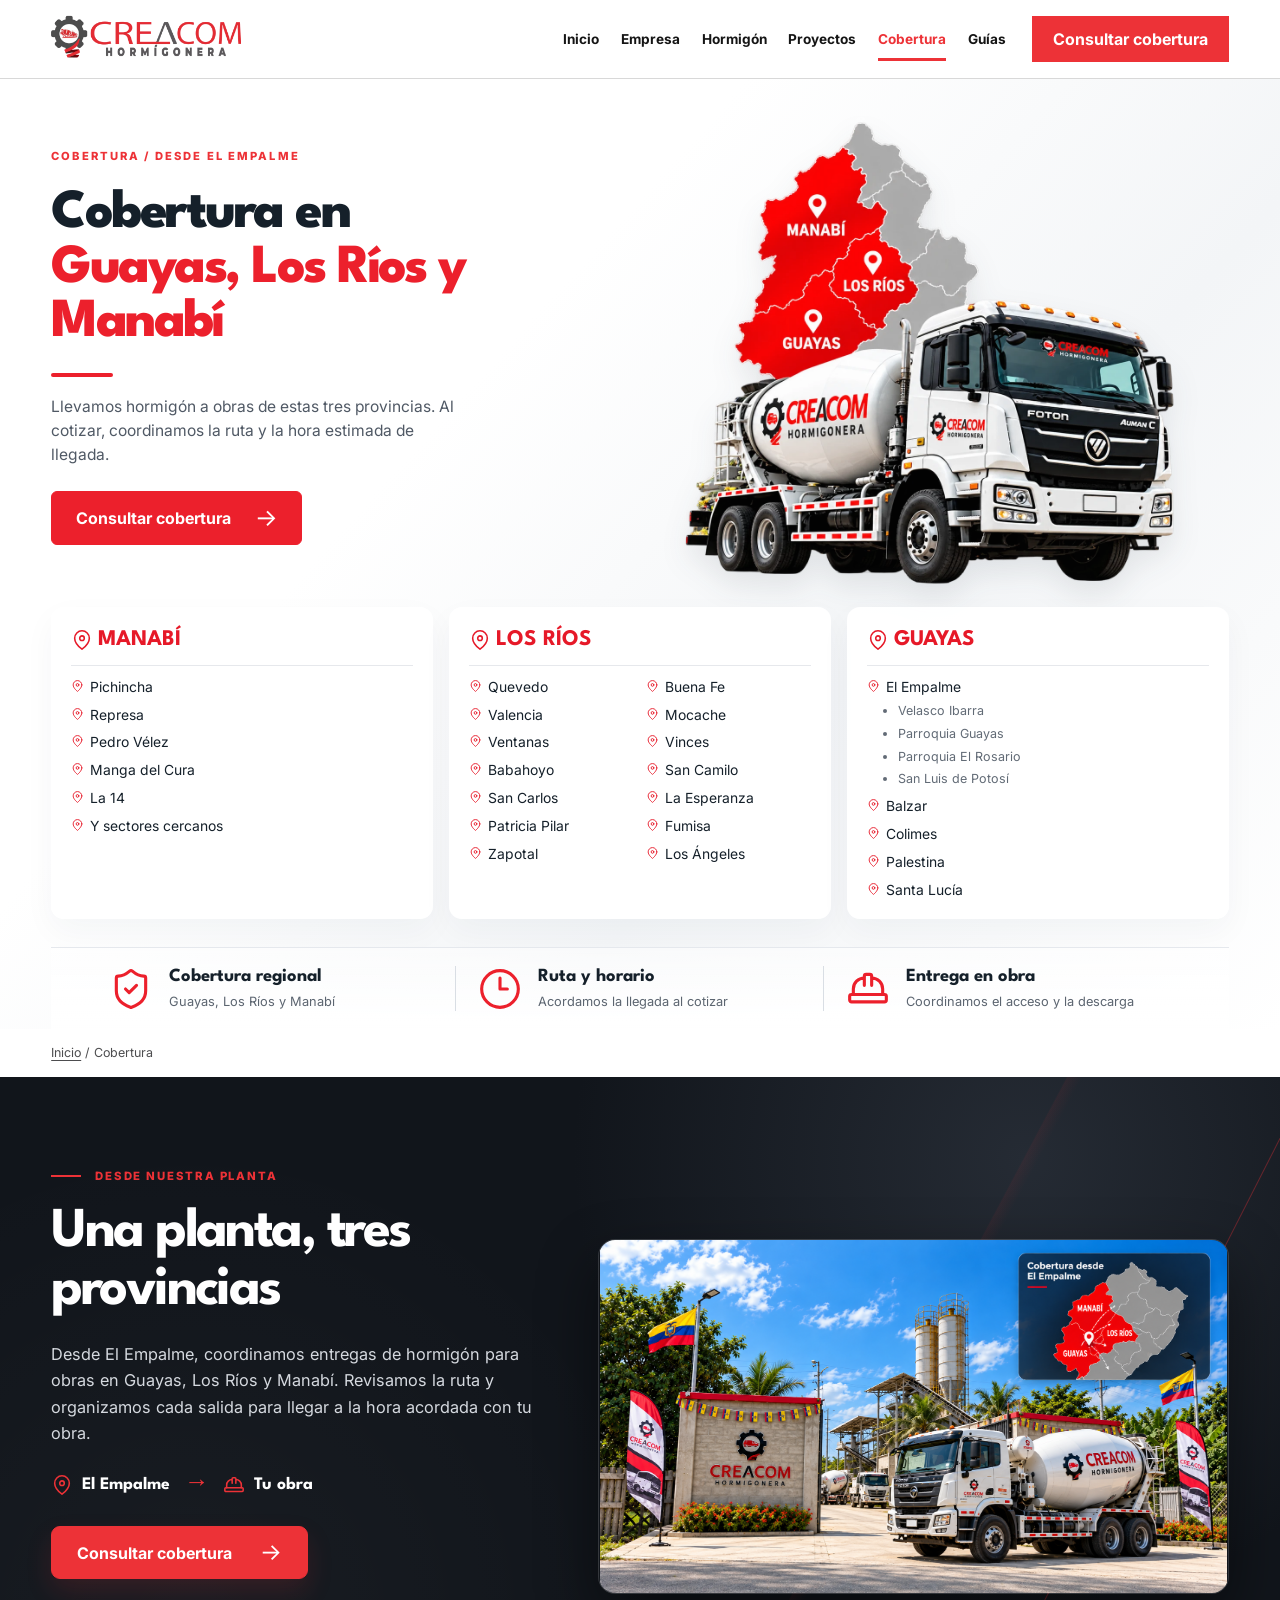
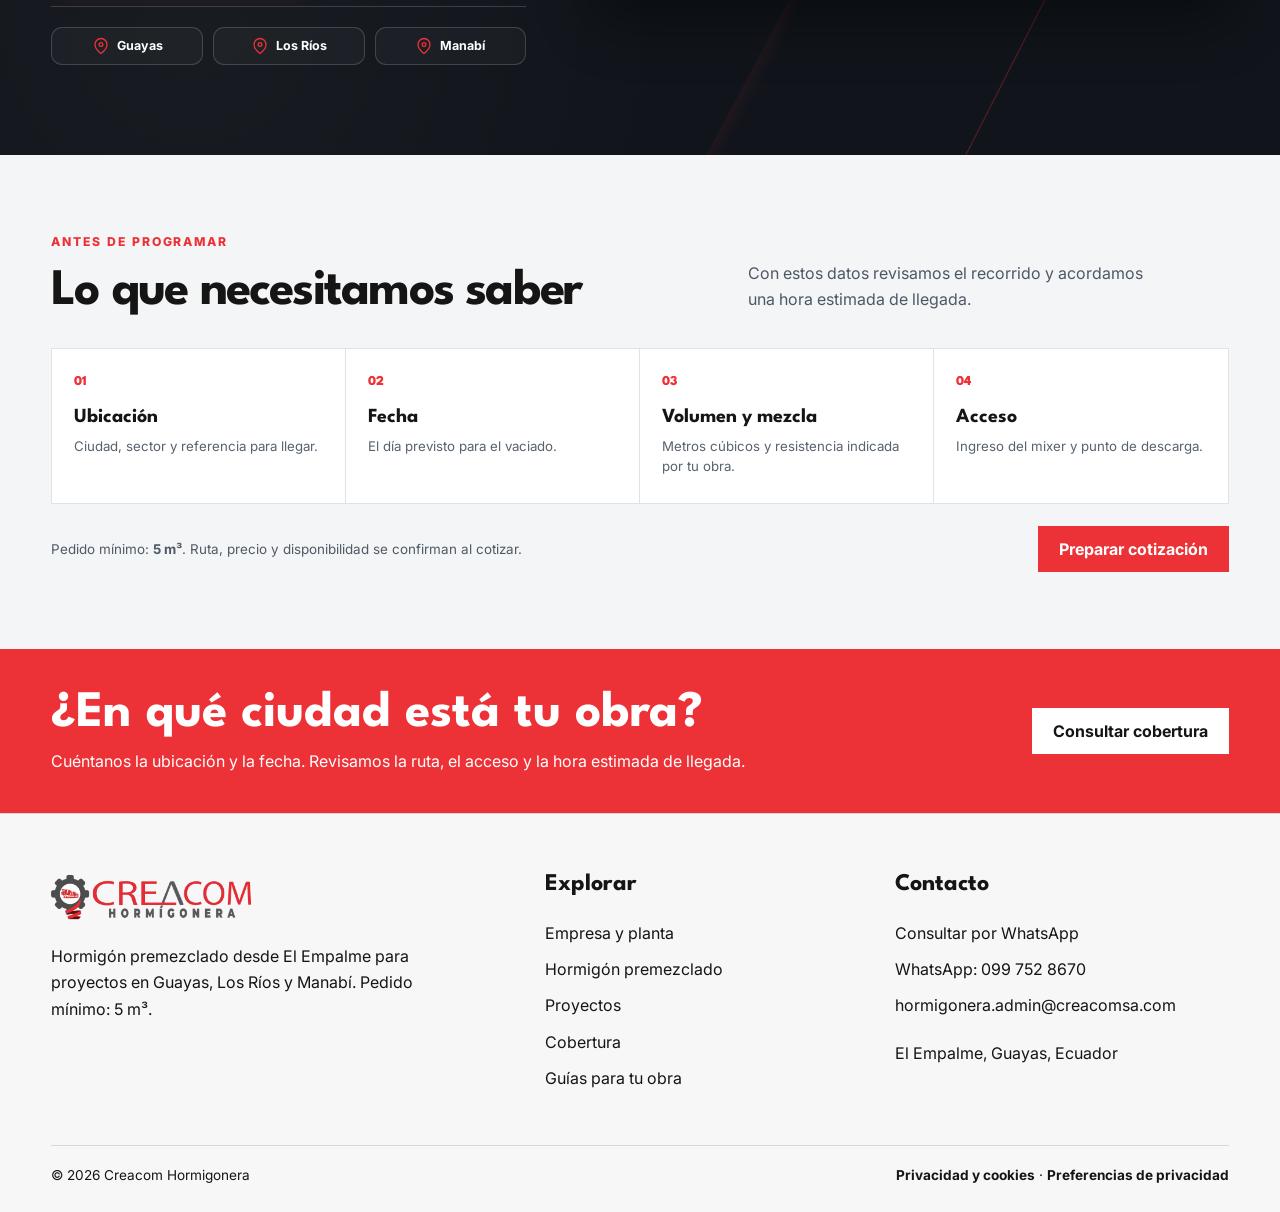
<file: cobertura/index.html>
<!doctype html><html lang="es"><head><meta charset="utf-8"><meta name="viewport" content="width=device-width, initial-scale=1"><title>Cobertura de hormigón en Guayas, Los Ríos y Manabí | Creacom</title><meta name="description" content="Creacom Hormigonera coordina entregas desde El Empalme para proyectos en Guayas, Los Ríos y Manabí. Consulta disponibilidad según ubicación y fecha."><link rel="canonical" href="https://creahormigonera.com/cobertura/"><link rel="icon" href="/favicon.png" type="image/png"><link rel="preconnect" href="https://fonts.googleapis.com"><link rel="preconnect" href="https://fonts.gstatic.com" crossorigin><link href="https://fonts.googleapis.com/css2?family=Inter:wght@400;500;600;700&family=League+Spartan:wght@600;700;800&display=swap" rel="stylesheet"><link rel="stylesheet" href="/styles/editorial.css"><link rel="stylesheet" href="/styles/cobertura.css"><script defer src="/js/privacy-consent.js"></script></head><body>
<a class="skip" href="#contenido">Saltar al contenido</a><header class="site-header"><div class="wrap site-header__inner"><a class="site-logo" href="/" aria-label="Creacom Hormigonera, Inicio"><img src="/imagenes/creahormigoneralogo.png" alt="Creacom Hormigonera" loading="eager" fetchpriority="high"></a><nav class="site-nav" aria-label="Navegación principal"><a href="/">Inicio</a><a href="/empresa/">Empresa</a><a href="/hormigon-premezclado/">Hormigón</a><a href="/proyectos/">Proyectos</a><a href="/cobertura/" aria-current="page">Cobertura</a><a href="/guias/">Guías</a></nav><a class="site-action" href="https://wa.me/593997528670?text=Hola%2C%20quiero%20consultar%20cobertura%20para%20mi%20obra.%20Mi%20ciudad%20y%20sector%20son%3A" target="_blank" rel="noopener noreferrer">Consultar cobertura</a><details class="mobile-menu"><summary><span>Menú</span><span class="mobile-menu__icon" aria-hidden="true"><i></i><i></i><i></i></span></summary><nav id="mobile-navigation" aria-label="Navegación móvil"><a href="/">Inicio</a><a href="/empresa/">Empresa</a><a href="/hormigon-premezclado/">Hormigón</a><a href="/proyectos/">Proyectos</a><a href="/cobertura/" aria-current="page">Cobertura</a><a href="/guias/">Guías</a><a class="mobile-menu__action" href="https://wa.me/593997528670?text=Hola%2C%20quiero%20consultar%20cobertura%20para%20mi%20obra.%20Mi%20ciudad%20y%20sector%20son%3A" target="_blank" rel="noopener noreferrer">Consultar cobertura</a><div class="mobile-menu__socials" aria-label="Síguenos en redes sociales"><a href="https://www.facebook.com/profile.php?id=61587575957183&amp;locale=es_LA" target="_blank" rel="noopener noreferrer" aria-label="Facebook"><svg viewBox="0 0 24 24" aria-hidden="true"><path d="M13.4 21v-8h2.7l.4-3.1h-3.1V8c0-.9.3-1.6 1.6-1.6h1.7V3.6c-.3 0-1.4-.1-2.6-.1-2.6 0-4.3 1.6-4.3 4.5v1.9H7v3.1h2.8v8h3.6z"/></svg></a><a href="https://www.instagram.com/creacomhormigonera/" target="_blank" rel="noopener noreferrer" aria-label="Instagram"><svg viewBox="0 0 24 24" aria-hidden="true"><rect x="3.5" y="3.5" width="17" height="17" rx="5"/><circle cx="12" cy="12" r="4"/><circle class="mobile-menu__social-dot" cx="17.6" cy="6.7" r="1"/></svg></a><a href="https://www.tiktok.com/@creacom.hormigonera" target="_blank" rel="noopener noreferrer" aria-label="TikTok"><svg viewBox="0 0 24 24" aria-hidden="true"><path d="M14.2 3h3c.2 1.8 1.2 3.2 3.1 3.8v3.1a8.8 8.8 0 0 1-3.1-1v6.7a6.2 6.2 0 1 1-6.2-6.2c.4 0 .8 0 1.1.1v3.2a3.2 3.2 0 1 0 2.1 3V3z"/></svg></a></div></nav></details></div></header>
<main id="contenido"><section class="coverage-hero" aria-labelledby="coverage-title"><div class="coverage-hero__layout">
  <div class="coverage-hero__copy"><span class="kicker">Cobertura / Desde El Empalme</span><h1 id="coverage-title">Cobertura en <span>Guayas, Los Ríos y Manabí</span></h1><p>Llevamos hormigón a obras de estas tres provincias. Al cotizar, coordinamos la ruta y la hora estimada de llegada.</p><a class="button coverage-hero__cta" href="https://wa.me/593997528670?text=Hola%2C%20quiero%20consultar%20cobertura%20para%20mi%20obra.%20Mi%20ciudad%20y%20sector%20son%3A" target="_blank" rel="noopener noreferrer">Consultar cobertura <span aria-hidden="true">→</span></a></div>
  <div class="coverage-hero__visual"><img src="/imagenes/imagenes-cobertura/cobertura-mixer.webp" alt="Mixer de Creacom junto al mapa de cobertura en Guayas, Los Ríos y Manabí" width="1448" height="1086" loading="eager" fetchpriority="high"></div>
  <div class="coverage-hero__places" aria-label="Localidades de referencia para consultar cobertura"><article class="coverage-place"><h2><svg aria-hidden="true" viewBox="0 0 24 24" fill="none" stroke="currentColor" stroke-width="1.7" stroke-linecap="round" stroke-linejoin="round"><path d="M20 10c0 6-8 12-8 12S4 16 4 10a8 8 0 1 1 16 0Z"/><circle cx="12" cy="10" r="2.5"/></svg>Manabí</h2><ul><li><svg aria-hidden="true" viewBox="0 0 24 24" fill="none" stroke="currentColor" stroke-width="1.7" stroke-linecap="round" stroke-linejoin="round"><path d="M20 10c0 6-8 12-8 12S4 16 4 10a8 8 0 1 1 16 0Z"/><circle cx="12" cy="10" r="2.5"/></svg><div>Pichincha</div></li><li><svg aria-hidden="true" viewBox="0 0 24 24" fill="none" stroke="currentColor" stroke-width="1.7" stroke-linecap="round" stroke-linejoin="round"><path d="M20 10c0 6-8 12-8 12S4 16 4 10a8 8 0 1 1 16 0Z"/><circle cx="12" cy="10" r="2.5"/></svg><div>Represa</div></li><li><svg aria-hidden="true" viewBox="0 0 24 24" fill="none" stroke="currentColor" stroke-width="1.7" stroke-linecap="round" stroke-linejoin="round"><path d="M20 10c0 6-8 12-8 12S4 16 4 10a8 8 0 1 1 16 0Z"/><circle cx="12" cy="10" r="2.5"/></svg><div>Pedro Vélez</div></li><li><svg aria-hidden="true" viewBox="0 0 24 24" fill="none" stroke="currentColor" stroke-width="1.7" stroke-linecap="round" stroke-linejoin="round"><path d="M20 10c0 6-8 12-8 12S4 16 4 10a8 8 0 1 1 16 0Z"/><circle cx="12" cy="10" r="2.5"/></svg><div>Manga del Cura</div></li><li><svg aria-hidden="true" viewBox="0 0 24 24" fill="none" stroke="currentColor" stroke-width="1.7" stroke-linecap="round" stroke-linejoin="round"><path d="M20 10c0 6-8 12-8 12S4 16 4 10a8 8 0 1 1 16 0Z"/><circle cx="12" cy="10" r="2.5"/></svg><div>La 14</div></li><li><svg aria-hidden="true" viewBox="0 0 24 24" fill="none" stroke="currentColor" stroke-width="1.7" stroke-linecap="round" stroke-linejoin="round"><path d="M20 10c0 6-8 12-8 12S4 16 4 10a8 8 0 1 1 16 0Z"/><circle cx="12" cy="10" r="2.5"/></svg><div>Y sectores cercanos</div></li></ul></article><article class="coverage-place"><h2><svg aria-hidden="true" viewBox="0 0 24 24" fill="none" stroke="currentColor" stroke-width="1.7" stroke-linecap="round" stroke-linejoin="round"><path d="M20 10c0 6-8 12-8 12S4 16 4 10a8 8 0 1 1 16 0Z"/><circle cx="12" cy="10" r="2.5"/></svg>Los Ríos</h2><ul><li><svg aria-hidden="true" viewBox="0 0 24 24" fill="none" stroke="currentColor" stroke-width="1.7" stroke-linecap="round" stroke-linejoin="round"><path d="M20 10c0 6-8 12-8 12S4 16 4 10a8 8 0 1 1 16 0Z"/><circle cx="12" cy="10" r="2.5"/></svg><div>Quevedo</div></li><li><svg aria-hidden="true" viewBox="0 0 24 24" fill="none" stroke="currentColor" stroke-width="1.7" stroke-linecap="round" stroke-linejoin="round"><path d="M20 10c0 6-8 12-8 12S4 16 4 10a8 8 0 1 1 16 0Z"/><circle cx="12" cy="10" r="2.5"/></svg><div>Buena Fe</div></li><li><svg aria-hidden="true" viewBox="0 0 24 24" fill="none" stroke="currentColor" stroke-width="1.7" stroke-linecap="round" stroke-linejoin="round"><path d="M20 10c0 6-8 12-8 12S4 16 4 10a8 8 0 1 1 16 0Z"/><circle cx="12" cy="10" r="2.5"/></svg><div>Valencia</div></li><li><svg aria-hidden="true" viewBox="0 0 24 24" fill="none" stroke="currentColor" stroke-width="1.7" stroke-linecap="round" stroke-linejoin="round"><path d="M20 10c0 6-8 12-8 12S4 16 4 10a8 8 0 1 1 16 0Z"/><circle cx="12" cy="10" r="2.5"/></svg><div>Mocache</div></li><li><svg aria-hidden="true" viewBox="0 0 24 24" fill="none" stroke="currentColor" stroke-width="1.7" stroke-linecap="round" stroke-linejoin="round"><path d="M20 10c0 6-8 12-8 12S4 16 4 10a8 8 0 1 1 16 0Z"/><circle cx="12" cy="10" r="2.5"/></svg><div>Ventanas</div></li><li><svg aria-hidden="true" viewBox="0 0 24 24" fill="none" stroke="currentColor" stroke-width="1.7" stroke-linecap="round" stroke-linejoin="round"><path d="M20 10c0 6-8 12-8 12S4 16 4 10a8 8 0 1 1 16 0Z"/><circle cx="12" cy="10" r="2.5"/></svg><div>Vinces</div></li><li><svg aria-hidden="true" viewBox="0 0 24 24" fill="none" stroke="currentColor" stroke-width="1.7" stroke-linecap="round" stroke-linejoin="round"><path d="M20 10c0 6-8 12-8 12S4 16 4 10a8 8 0 1 1 16 0Z"/><circle cx="12" cy="10" r="2.5"/></svg><div>Babahoyo</div></li><li><svg aria-hidden="true" viewBox="0 0 24 24" fill="none" stroke="currentColor" stroke-width="1.7" stroke-linecap="round" stroke-linejoin="round"><path d="M20 10c0 6-8 12-8 12S4 16 4 10a8 8 0 1 1 16 0Z"/><circle cx="12" cy="10" r="2.5"/></svg><div>San Camilo</div></li><li><svg aria-hidden="true" viewBox="0 0 24 24" fill="none" stroke="currentColor" stroke-width="1.7" stroke-linecap="round" stroke-linejoin="round"><path d="M20 10c0 6-8 12-8 12S4 16 4 10a8 8 0 1 1 16 0Z"/><circle cx="12" cy="10" r="2.5"/></svg><div>San Carlos</div></li><li><svg aria-hidden="true" viewBox="0 0 24 24" fill="none" stroke="currentColor" stroke-width="1.7" stroke-linecap="round" stroke-linejoin="round"><path d="M20 10c0 6-8 12-8 12S4 16 4 10a8 8 0 1 1 16 0Z"/><circle cx="12" cy="10" r="2.5"/></svg><div>La Esperanza</div></li><li><svg aria-hidden="true" viewBox="0 0 24 24" fill="none" stroke="currentColor" stroke-width="1.7" stroke-linecap="round" stroke-linejoin="round"><path d="M20 10c0 6-8 12-8 12S4 16 4 10a8 8 0 1 1 16 0Z"/><circle cx="12" cy="10" r="2.5"/></svg><div>Patricia Pilar</div></li><li><svg aria-hidden="true" viewBox="0 0 24 24" fill="none" stroke="currentColor" stroke-width="1.7" stroke-linecap="round" stroke-linejoin="round"><path d="M20 10c0 6-8 12-8 12S4 16 4 10a8 8 0 1 1 16 0Z"/><circle cx="12" cy="10" r="2.5"/></svg><div>Fumisa</div></li><li><svg aria-hidden="true" viewBox="0 0 24 24" fill="none" stroke="currentColor" stroke-width="1.7" stroke-linecap="round" stroke-linejoin="round"><path d="M20 10c0 6-8 12-8 12S4 16 4 10a8 8 0 1 1 16 0Z"/><circle cx="12" cy="10" r="2.5"/></svg><div>Zapotal</div></li><li><svg aria-hidden="true" viewBox="0 0 24 24" fill="none" stroke="currentColor" stroke-width="1.7" stroke-linecap="round" stroke-linejoin="round"><path d="M20 10c0 6-8 12-8 12S4 16 4 10a8 8 0 1 1 16 0Z"/><circle cx="12" cy="10" r="2.5"/></svg><div>Los Ángeles</div></li></ul></article><article class="coverage-place"><h2><svg aria-hidden="true" viewBox="0 0 24 24" fill="none" stroke="currentColor" stroke-width="1.7" stroke-linecap="round" stroke-linejoin="round"><path d="M20 10c0 6-8 12-8 12S4 16 4 10a8 8 0 1 1 16 0Z"/><circle cx="12" cy="10" r="2.5"/></svg>Guayas</h2><ul><li><svg aria-hidden="true" viewBox="0 0 24 24" fill="none" stroke="currentColor" stroke-width="1.7" stroke-linecap="round" stroke-linejoin="round"><path d="M20 10c0 6-8 12-8 12S4 16 4 10a8 8 0 1 1 16 0Z"/><circle cx="12" cy="10" r="2.5"/></svg><div>El Empalme<ul class="coverage-place__sectors"><li>Velasco Ibarra</li><li>Parroquia Guayas</li><li>Parroquia El Rosario</li><li>San Luis de Potosí</li></ul></div></li><li><svg aria-hidden="true" viewBox="0 0 24 24" fill="none" stroke="currentColor" stroke-width="1.7" stroke-linecap="round" stroke-linejoin="round"><path d="M20 10c0 6-8 12-8 12S4 16 4 10a8 8 0 1 1 16 0Z"/><circle cx="12" cy="10" r="2.5"/></svg><div>Balzar</div></li><li><svg aria-hidden="true" viewBox="0 0 24 24" fill="none" stroke="currentColor" stroke-width="1.7" stroke-linecap="round" stroke-linejoin="round"><path d="M20 10c0 6-8 12-8 12S4 16 4 10a8 8 0 1 1 16 0Z"/><circle cx="12" cy="10" r="2.5"/></svg><div>Colimes</div></li><li><svg aria-hidden="true" viewBox="0 0 24 24" fill="none" stroke="currentColor" stroke-width="1.7" stroke-linecap="round" stroke-linejoin="round"><path d="M20 10c0 6-8 12-8 12S4 16 4 10a8 8 0 1 1 16 0Z"/><circle cx="12" cy="10" r="2.5"/></svg><div>Palestina</div></li><li><svg aria-hidden="true" viewBox="0 0 24 24" fill="none" stroke="currentColor" stroke-width="1.7" stroke-linecap="round" stroke-linejoin="round"><path d="M20 10c0 6-8 12-8 12S4 16 4 10a8 8 0 1 1 16 0Z"/><circle cx="12" cy="10" r="2.5"/></svg><div>Santa Lucía</div></li></ul></article></div>
  <ul class="coverage-hero__facts"><li><svg aria-hidden="true" viewBox="0 0 24 24" fill="none" stroke="currentColor" stroke-width="1.7" stroke-linecap="round" stroke-linejoin="round"><path d="M20 13c0 5-3.5 7.5-7.66 8.95a1 1 0 0 1-.67-.01C7.5 20.5 4 18 4 13V6a1 1 0 0 1 1-1c2 0 4.5-1.2 6.24-2.72a1.17 1.17 0 0 1 1.52 0C14.51 3.81 17 5 19 5a1 1 0 0 1 1 1z"/><path d="m9 12 2 2 4-4"/></svg><div><strong>Cobertura regional</strong><span>Guayas, Los Ríos y Manabí</span></div></li><li><svg aria-hidden="true" viewBox="0 0 24 24" fill="none" stroke="currentColor" stroke-width="1.7" stroke-linecap="round" stroke-linejoin="round"><circle cx="12" cy="12" r="10"/><path d="M12 6v6h4"/></svg><div><strong>Ruta y horario</strong><span>Acordamos la llegada al cotizar</span></div></li><li><svg aria-hidden="true" viewBox="0 0 24 24" fill="none" stroke="currentColor" stroke-width="1.7" stroke-linecap="round" stroke-linejoin="round"><path d="M10 10V5a1 1 0 0 1 1-1h2a1 1 0 0 1 1 1v5m0-4a6 6 0 0 1 6 6v3M4 15v-3a6 6 0 0 1 6-6"/><rect width="20" height="4" x="2" y="15" rx="1"/></svg><div><strong>Entrega en obra</strong><span>Coordinamos el acceso y la descarga</span></div></li></ul>
</div></section><div class="wrap crumb"><a href="/">Inicio</a> / Cobertura</div><section class="coverage-reach" aria-labelledby="coverage-reach-title">
  <div class="wrap coverage-reach__layout">
    <div class="coverage-reach__copy">
      <span class="eyebrow">Desde nuestra planta</span>
      <h2 id="coverage-reach-title">Una planta, tres provincias</h2>
      <p>Desde El Empalme, coordinamos entregas de hormigón para obras en Guayas, Los Ríos y Manabí. Revisamos la ruta y organizamos cada salida para llegar a la hora acordada con tu obra.</p>
      <div class="coverage-reach__route"><span><svg aria-hidden="true" viewBox="0 0 24 24" fill="none" stroke="currentColor" stroke-width="1.7" stroke-linecap="round" stroke-linejoin="round"><path d="M20 10c0 6-8 12-8 12S4 16 4 10a8 8 0 1 1 16 0Z"/><circle cx="12" cy="10" r="2.5"/></svg> El Empalme</span><span class="coverage-reach__arrow" aria-hidden="true">→</span><strong><svg aria-hidden="true" viewBox="0 0 24 24" fill="none" stroke="currentColor" stroke-width="1.7" stroke-linecap="round" stroke-linejoin="round"><path d="M10 10V5a1 1 0 0 1 1-1h2a1 1 0 0 1 1 1v5m0-4a6 6 0 0 1 6 6v3M4 15v-3a6 6 0 0 1 6-6"/><rect width="20" height="4" x="2" y="15" rx="1"/></svg> Tu obra</strong></div>
      <a class="button coverage-reach__cta" href="https://wa.me/593997528670?text=Hola%2C%20quiero%20consultar%20cobertura%20para%20mi%20obra.%20Mi%20ciudad%20y%20sector%20son%3A" target="_blank" rel="noopener noreferrer">Consultar cobertura <span aria-hidden="true">→</span></a>
      <ul class="coverage-reach__provinces" aria-label="Provincias de cobertura"><li><svg aria-hidden="true" viewBox="0 0 24 24" fill="none" stroke="currentColor" stroke-width="1.7" stroke-linecap="round" stroke-linejoin="round"><path d="M20 10c0 6-8 12-8 12S4 16 4 10a8 8 0 1 1 16 0Z"/><circle cx="12" cy="10" r="2.5"/></svg><span>Guayas</span></li><li><svg aria-hidden="true" viewBox="0 0 24 24" fill="none" stroke="currentColor" stroke-width="1.7" stroke-linecap="round" stroke-linejoin="round"><path d="M20 10c0 6-8 12-8 12S4 16 4 10a8 8 0 1 1 16 0Z"/><circle cx="12" cy="10" r="2.5"/></svg><span>Los Ríos</span></li><li><svg aria-hidden="true" viewBox="0 0 24 24" fill="none" stroke="currentColor" stroke-width="1.7" stroke-linecap="round" stroke-linejoin="round"><path d="M20 10c0 6-8 12-8 12S4 16 4 10a8 8 0 1 1 16 0Z"/><circle cx="12" cy="10" r="2.5"/></svg><span>Manabí</span></li></ul>
    </div>
    <figure class="coverage-reach__photo"><img src="/imagenes/imagenes-cobertura/imagenes-mixer.png" alt="Mixer de Creacom frente a la planta con un mapa de cobertura de Guayas, Los Ríos y Manabí" width="1672" height="941" loading="lazy"></figure>
  </div>
</section>
<section class="coverage-planning" aria-labelledby="coverage-planning-title"><div class="wrap"><div class="coverage-planning__head"><div><span class="eyebrow">Antes de programar</span><h2 id="coverage-planning-title">Lo que necesitamos saber</h2></div><p>Con estos datos revisamos el recorrido y acordamos una hora estimada de llegada.</p></div><ol class="coverage-planning__list"><li><span>01</span><strong>Ubicación</strong><p>Ciudad, sector y referencia para llegar.</p></li><li><span>02</span><strong>Fecha</strong><p>El día previsto para el vaciado.</p></li><li><span>03</span><strong>Volumen y mezcla</strong><p>Metros cúbicos y resistencia indicada por tu obra.</p></li><li><span>04</span><strong>Acceso</strong><p>Ingreso del mixer y punto de descarga.</p></li></ol><div class="coverage-planning__action"><p>Pedido mínimo: <strong>5 m³</strong>. Ruta, precio y disponibilidad se confirman al cotizar.</p><a class="button" href="https://wa.me/593997528670?text=Hola%2C%20quiero%20consultar%20cobertura%20para%20mi%20obra.%20Mi%20ciudad%20y%20sector%20son%3A" target="_blank" rel="noopener noreferrer">Preparar cotización</a></div></div></section></main><section class="cta-band"><div class="wrap"><div><h2>¿En qué ciudad está tu obra?</h2><p>Cuéntanos la ubicación y la fecha. Revisamos la ruta, el acceso y la hora estimada de llegada.</p></div><a class="button" href="https://wa.me/593997528670?text=Hola%2C%20quiero%20consultar%20cobertura%20para%20mi%20obra.%20Mi%20ciudad%20y%20sector%20son%3A" target="_blank" rel="noopener noreferrer">Consultar cobertura</a></div></section>
<footer class="site-footer"><div class="wrap"><div class="site-footer__grid"><div><img src="/imagenes/creahormigoneralogo.png" alt="Creacom Hormigonera" loading="lazy"><p>Hormigón premezclado desde El Empalme para proyectos en Guayas, Los Ríos y Manabí. Pedido mínimo: 5 m³.</p></div><div><h2>Explorar</h2><a href="/empresa/">Empresa y planta</a><a href="/hormigon-premezclado/">Hormigón premezclado</a><a href="/proyectos/">Proyectos</a><a href="/cobertura/">Cobertura</a><a href="/guias/">Guías para tu obra</a></div><div><h2>Contacto</h2><a href="https://wa.me/593997528670?text=Hola%2C%20quiero%20consultar%20cobertura%20para%20mi%20obra.%20Mi%20ciudad%20y%20sector%20son%3A" target="_blank" rel="noopener noreferrer">Consultar por WhatsApp</a><a href="https://wa.me/593997528670">WhatsApp: 099 752 8670</a><a href="mailto:hormigonera.admin@creacomsa.com">hormigonera.admin@creacomsa.com</a><p>El Empalme, Guayas, Ecuador</p></div></div><div class="site-footer__bottom"><span>© 2026 Creacom Hormigonera</span><span><a href="/privacidad/">Privacidad y cookies</a> · <a href="#" data-privacy-settings>Preferencias de privacidad</a></span></div></div></footer><script defer src="/js/site-motion.js"></script></body></html>
</file>
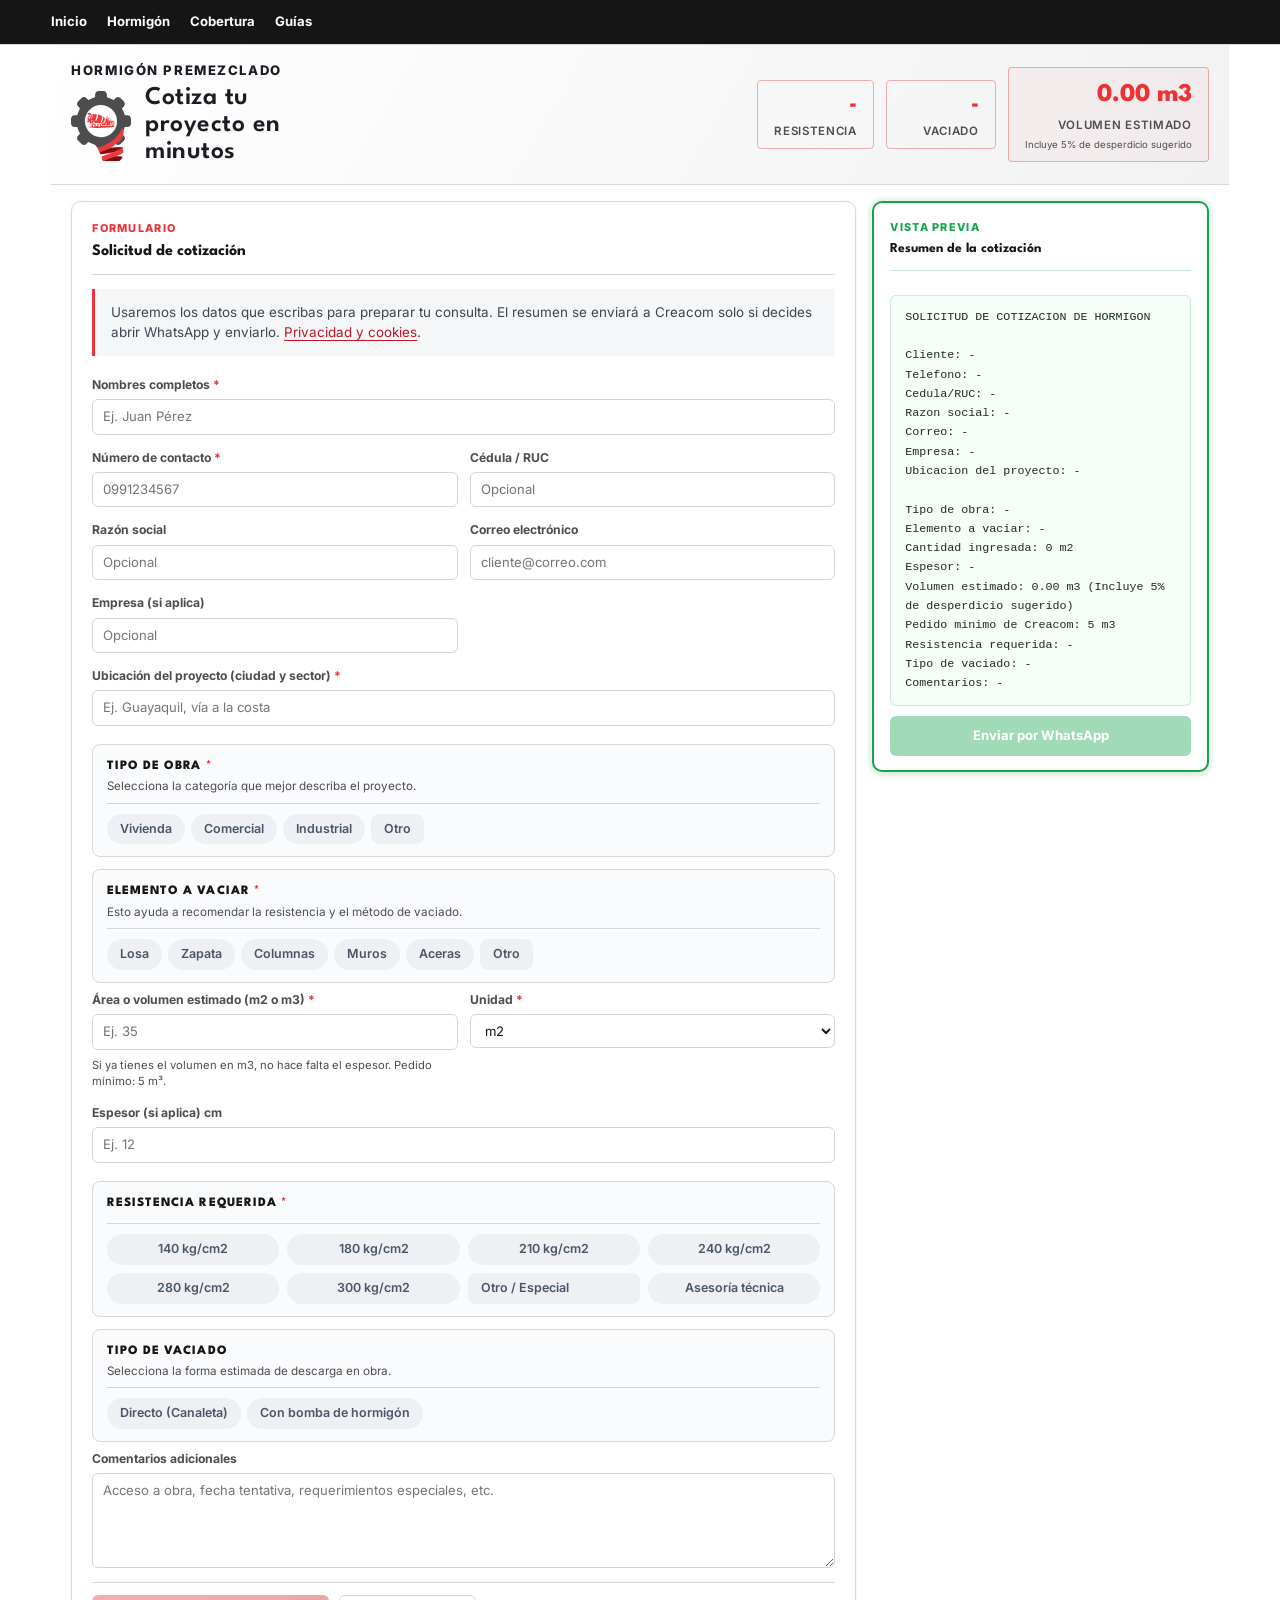
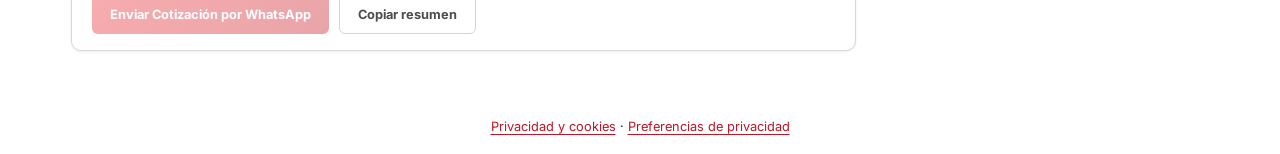
<file: cotizar/index.html>
<!DOCTYPE html>
<html lang="es">
  <head>
    <meta charset="UTF-8" />
    <meta name="viewport" content="width=device-width, initial-scale=1.0" />
    <title>Cotiza hormigón premezclado | Creacom Hormigonera</title>
    <meta
      name="description"
      content="Prepara tu solicitud de hormigón premezclado a Creacom Hormigonera. Indica ubicación, volumen y resistencia para obras en Guayas, Los Ríos y Manabí."
    />
    <link rel="canonical" href="https://creahormigonera.com/cotizar/" />
    <link rel="icon" type="image/svg+xml" href="assets/creacom-hormigon.svg" />
    <link rel="shortcut icon" href="assets/creacom-hormigon.svg" />
    <link rel="preconnect" href="https://fonts.googleapis.com" />
    <link rel="preconnect" href="https://fonts.gstatic.com" crossorigin />
    <link
      href="https://fonts.googleapis.com/css2?family=Inter:wght@400;500;600;700&family=League+Spartan:wght@600;700;800&display=swap"
      rel="stylesheet"
    />
    <link rel="stylesheet" href="styles.css" />
    <link rel="stylesheet" href="review.css" />
    <script defer src="/js/privacy-consent.js"></script>
  </head>
  <body>
    <nav class="quote-review-nav" aria-label="Navegación de Creacom">
      <a href="/">Inicio</a>
      <a href="/hormigon-premezclado/">Hormigón</a>
      <a href="/cobertura/">Cobertura</a>
      <a href="/guias/">Guías</a>
    </nav>
    <div class="page-shell">
      <header class="hero">
        <div class="hero-copy">
          <span class="eyebrow">Hormigón premezclado</span>
          <div class="brand-lockup">
            <img
              class="brand-logo"
              src="assets/creacom-hormigon.svg"
              alt="Logo de Creacom Hormigón"
            />
            <h1>
              <span>Cotiza tu</span>
              <span>proyecto en</span>
              <span>minutos</span>
            </h1>
          </div>
        </div>

        <aside class="hero-card">
          <p class="hero-card-label">Resumen comercial</p>
          <div class="stat-grid">
            <div class="stat">
              <span class="stat-value" id="summaryStrength">-</span>
              <span class="stat-label">Resistencia</span>
            </div>
            <div class="stat">
              <span class="stat-value" id="summaryPlacement">-</span>
              <span class="stat-label">Vaciado</span>
            </div>
            <div class="stat stat-wide">
              <span class="stat-value" id="summaryVolume">0.00 m3</span>
              <span class="stat-label">Volumen estimado</span>
              <span class="stat-note" style="font-size: 0.6rem; color: var(--muted); margin-top: 2px; text-transform: none; font-weight: normal;">Incluye 5% de desperdicio sugerido</span>
            </div>
          </div>
        </aside>
      </header>

      <main class="content-grid">
        <section class="form-panel">
          <div class="section-heading">
            <span class="section-kicker">Formulario</span>
            <h2>Solicitud de cotización</h2>
          </div>

          <form id="quoteForm" class="quote-form">
            <p class="quote-privacy-note">Usaremos los datos que escribas para preparar tu consulta. El resumen se enviará a Creacom solo si decides abrir WhatsApp y enviarlo. <a href="/privacidad/">Privacidad y cookies</a>.</p>
            <div class="form-grid">
              <label class="field field-full">
                <span>Nombres completos <em>*</em></span>
                <input type="text" name="fullName" placeholder="Ej. Juan Pérez" required />
              </label>

              <label class="field">
                <span>Número de contacto <em>*</em></span>
                <input type="tel" name="phone" placeholder="0991234567" required />
              </label>

              <label class="field">
                <span>Cédula / RUC</span>
                <input type="text" name="document" placeholder="Opcional" />
              </label>

              <label class="field">
                <span>Razón social</span>
                <input type="text" name="businessName" placeholder="Opcional" />
              </label>

              <label class="field">
                <span>Correo electrónico</span>
                <input type="email" name="email" placeholder="cliente@correo.com" />
              </label>

              <label class="field">
                <span>Empresa (si aplica)</span>
                <input type="text" name="company" placeholder="Opcional" />
              </label>

              <label class="field field-full">
                <span>Ubicación del proyecto (ciudad y sector) <em>*</em></span>
                <input
                  type="text"
                  name="location"
                  placeholder="Ej. Guayaquil, vía a la costa"
                  required
                />
              </label>
            </div>

            <div class="form-block">
              <div class="block-title">
                <h3>Tipo de obra <em>*</em></h3>
                <p>Selecciona la categoría que mejor describa el proyecto.</p>
              </div>
              <div class="choice-grid">
                <label class="choice-card">
                  <input type="radio" name="projectType" value="Vivienda" required />
                  <span>Vivienda</span>
                </label>
                <label class="choice-card">
                  <input type="radio" name="projectType" value="Comercial" />
                  <span>Comercial</span>
                </label>
                <label class="choice-card">
                  <input type="radio" name="projectType" value="Industrial" />
                  <span>Industrial</span>
                </label>
                <label class="choice-card choice-card-other">
                  <input type="radio" name="projectType" value="Otro" />
                  <span>Otro</span>
                  <input
                    class="other-input"
                    type="text"
                    name="projectTypeOther"
                    placeholder="Especifica"
                  />
                </label>
              </div>
            </div>

            <div class="form-block">
              <div class="block-title">
                <h3>Elemento a vaciar <em>*</em></h3>
                <p>Esto ayuda a recomendar la resistencia y el método de vaciado.</p>
              </div>
              <div class="choice-grid">
                <label class="choice-card">
                  <input type="radio" name="element" value="Losa" required />
                  <span>Losa</span>
                </label>
                <label class="choice-card">
                  <input type="radio" name="element" value="Zapata" />
                  <span>Zapata</span>
                </label>
                <label class="choice-card">
                  <input type="radio" name="element" value="Columnas" />
                  <span>Columnas</span>
                </label>
                <label class="choice-card">
                  <input type="radio" name="element" value="Muros" />
                  <span>Muros</span>
                </label>
                <label class="choice-card">
                  <input type="radio" name="element" value="Aceras" />
                  <span>Aceras</span>
                </label>
                <label class="choice-card choice-card-other">
                  <input type="radio" name="element" value="Otro" />
                  <span>Otro</span>
                  <input
                    class="other-input"
                    type="text"
                    name="elementOther"
                    placeholder="Especifica"
                  />
                </label>
              </div>
            </div>

            <div class="form-grid">
              <label class="field">
                <span>Área o volumen estimado (m2 o m3) <em>*</em></span>
                <input
                  type="number"
                  step="0.01"
                  min="0"
                  name="quantity"
                  placeholder="Ej. 35"
                  required
                />
                <small>Si ya tienes el volumen en m3, no hace falta el espesor. Pedido mínimo: 5 m³.</small>
              </label>

              <label class="field">
                <span>Unidad <em>*</em></span>
                <select name="quantityUnit" required>
                  <option value="m2">m2</option>
                  <option value="m3">m3</option>
                </select>
              </label>

              <label class="field field-full" id="thicknessFieldContainer">
                <span>Espesor (si aplica) cm</span>
                <input
                  type="number"
                  step="0.01"
                  min="0"
                  name="thickness"
                  placeholder="Ej. 12"
                />
              </label>
            </div>

            <div class="form-block">
              <div class="block-title">
                <h3>Resistencia requerida <em>*</em></h3>
              </div>
              <div class="choice-grid strength-grid">
                <label class="choice-card">
                  <input type="radio" name="strength" value="140 kg/cm2" required />
                  <span>140 kg/cm2</span>
                </label>
                <label class="choice-card">
                  <input type="radio" name="strength" value="180 kg/cm2" />
                  <span>180 kg/cm2</span>
                </label>
                <label class="choice-card">
                  <input type="radio" name="strength" value="210 kg/cm2" />
                  <span>210 kg/cm2</span>
                </label>
                <label class="choice-card">
                  <input type="radio" name="strength" value="240 kg/cm2" />
                  <span>240 kg/cm2</span>
                </label>
                <label class="choice-card">
                  <input type="radio" name="strength" value="280 kg/cm2" />
                  <span>280 kg/cm2</span>
                </label>
                <label class="choice-card">
                  <input type="radio" name="strength" value="300 kg/cm2" />
                  <span>300 kg/cm2</span>
                </label>
                <label class="choice-card choice-card-other">
                  <input type="radio" name="strength" value="Otro" />
                  <span>Otro / Especial</span>
                  <input class="other-input" type="text" name="strengthOther" placeholder="Ej. 350" />
                </label>
                <label class="choice-card">
                  <input type="radio" name="strength" value="Asesoría técnica" />
                  <span>Asesoría técnica</span>
                </label>
              </div>
            </div>

            <div class="form-block">
              <div class="block-title">
                <h3>Tipo de vaciado</h3>
                <p>Selecciona la forma estimada de descarga en obra.</p>
              </div>
              <div class="choice-grid">
                <label class="choice-card">
                  <input type="radio" name="placementType" value="Directo (Canaleta)" />
                  <span>Directo (Canaleta)</span>
                </label>
                <label class="choice-card">
                  <input type="radio" name="placementType" value="Con bomba de hormigón" />
                  <span>Con bomba de hormigón</span>
                </label>
              </div>
            </div>

            <label class="field field-full">
              <span>Comentarios adicionales</span>
              <textarea
                name="notes"
                rows="4"
                placeholder="Acceso a obra, fecha tentativa, requerimientos especiales, etc."
              ></textarea>
            </label>

            <div class="actions">
              <button type="submit" class="primary-button">Preparar solicitud</button>
              <button type="button" class="ghost-button" id="copySummary">
                Copiar resumen
              </button>
            </div>
          </form>
        </section>

        <aside class="summary-panel">
          <div class="section-heading">
            <span class="section-kicker">Vista previa</span>
            <h2>Resumen de la cotización</h2>
          </div>

          <div class="summary-box" id="summaryBox">
            <p class="summary-placeholder">
              Completa el formulario para generar el resumen del pedido.
            </p>
          </div>

          <a class="whatsapp-link" id="whatsappLink" href="#" target="_blank" rel="noreferrer">
            Enviar por WhatsApp
          </a>
        </aside>
      </main>
    </div>

    <script src="script.js"></script>
    <p class="quote-privacy-footer"><a href="/privacidad/">Privacidad y cookies</a> · <a href="#" data-privacy-settings>Preferencias de privacidad</a></p>
  </body>
</html>
</file>
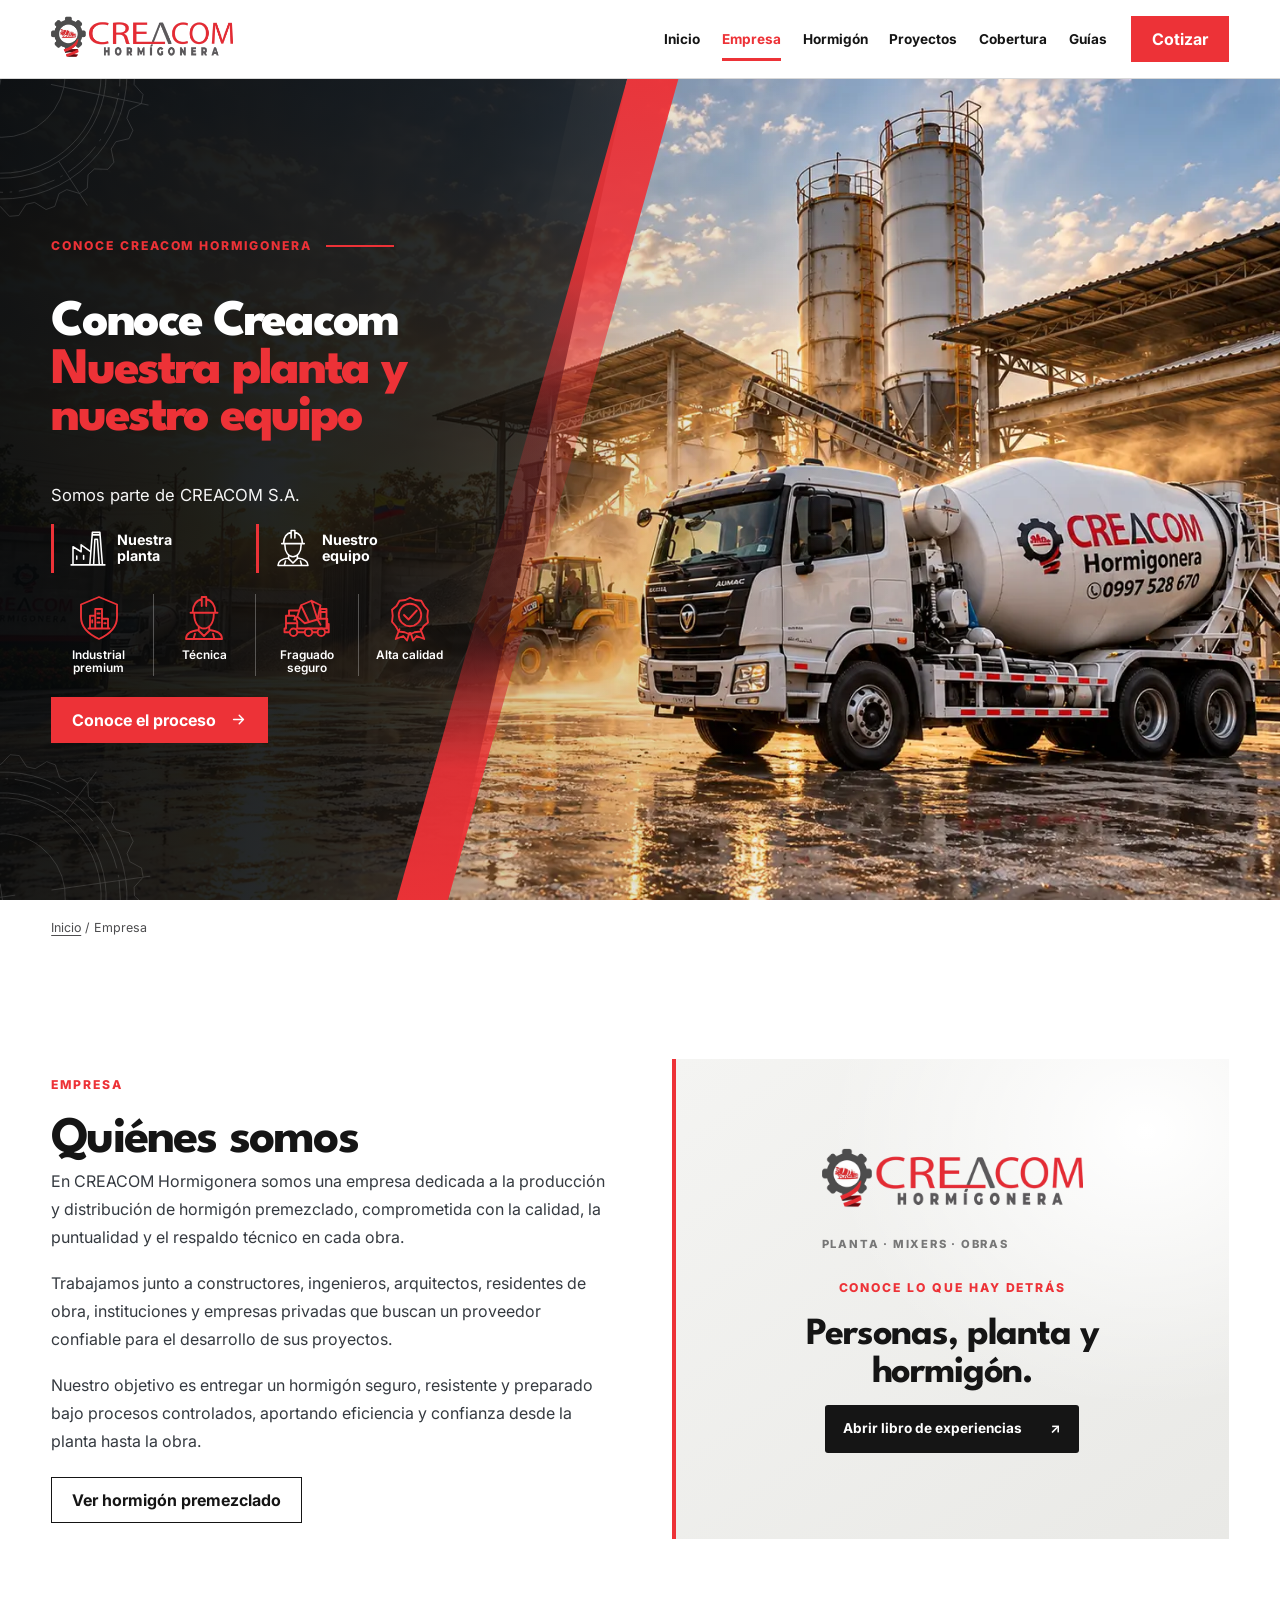
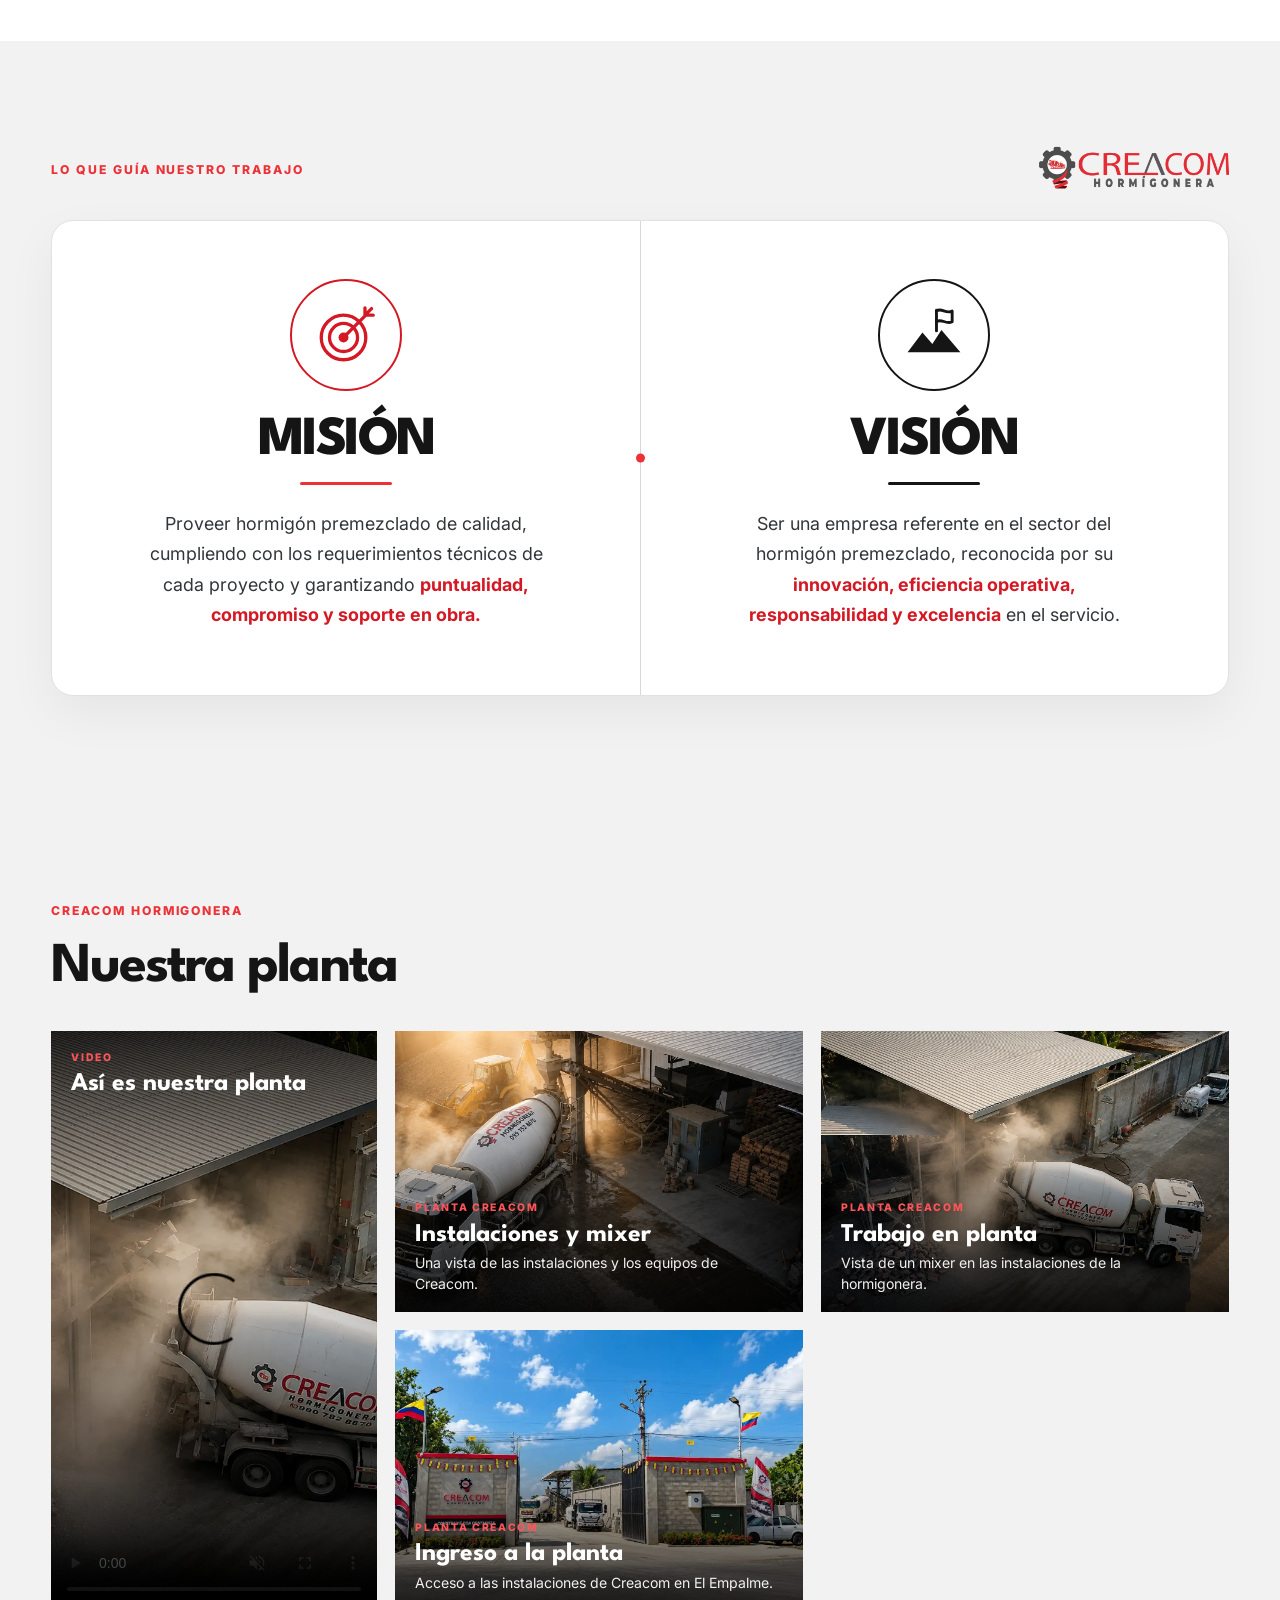
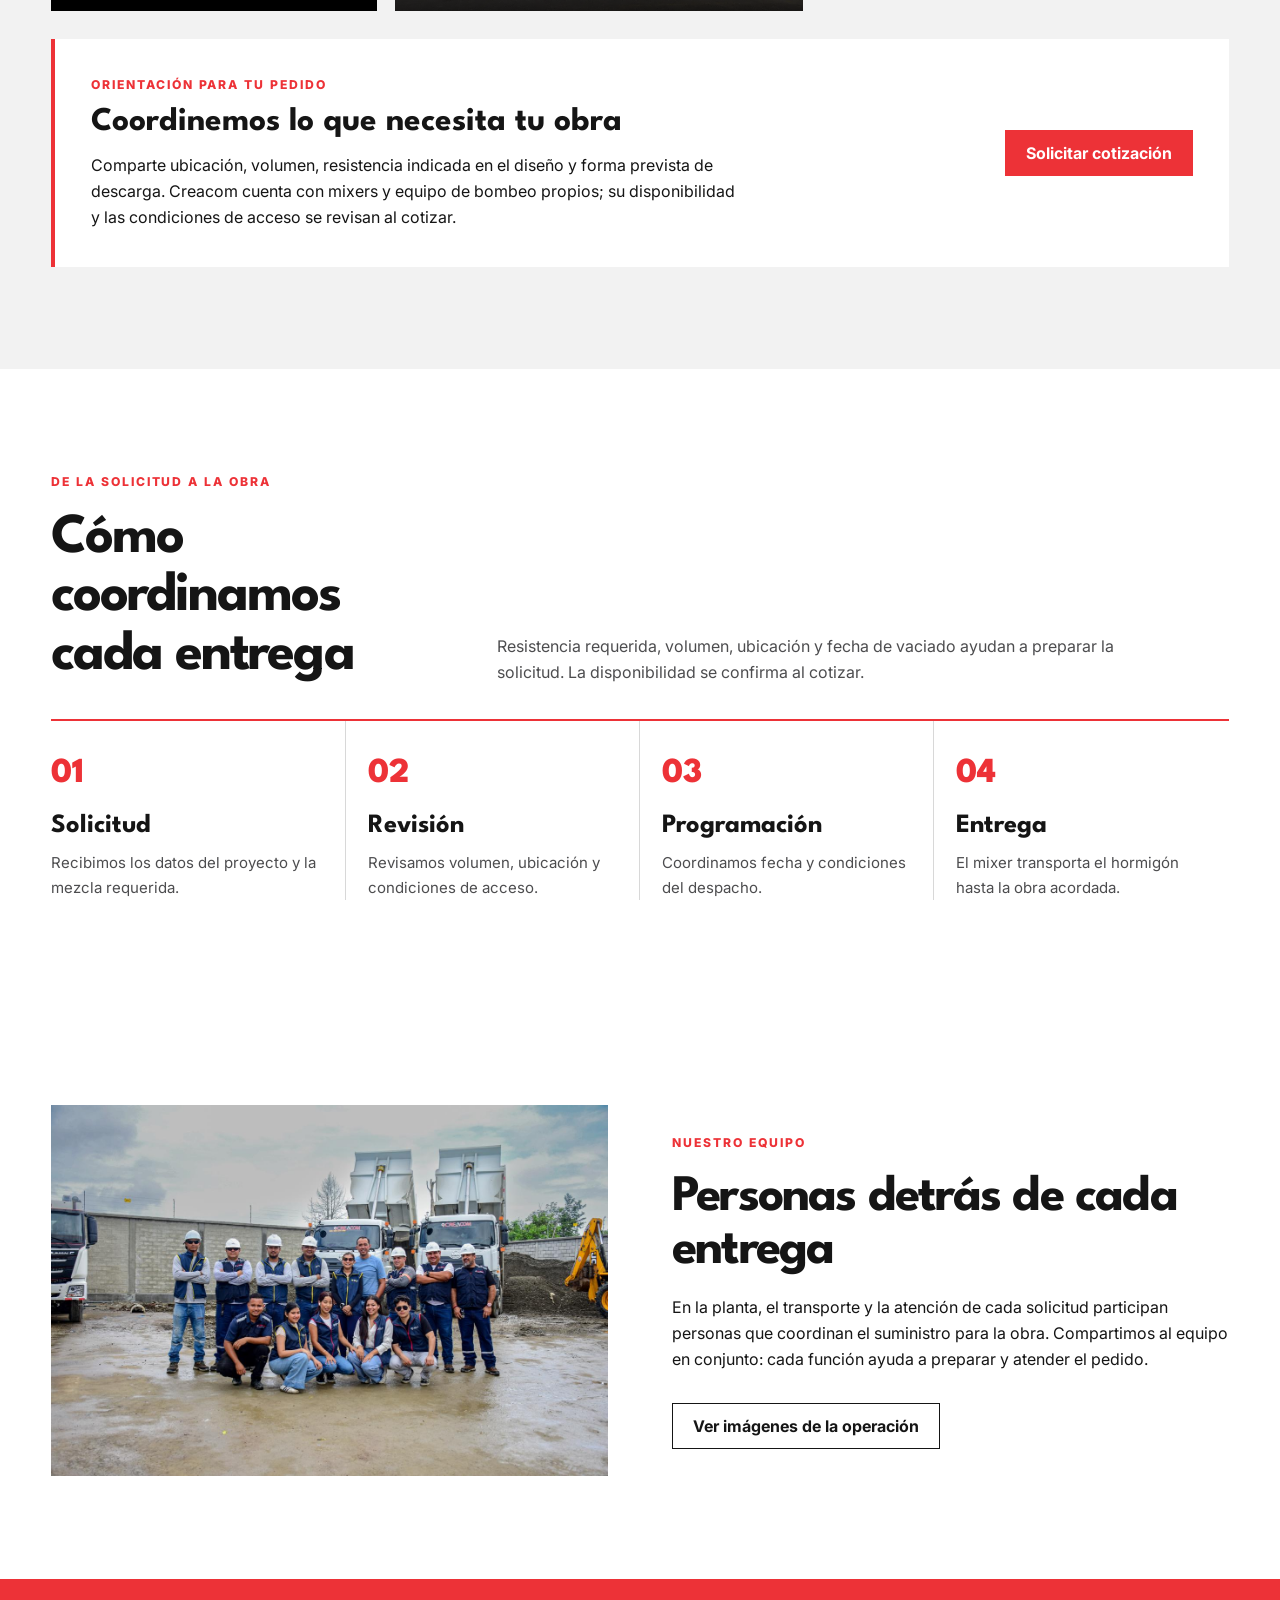
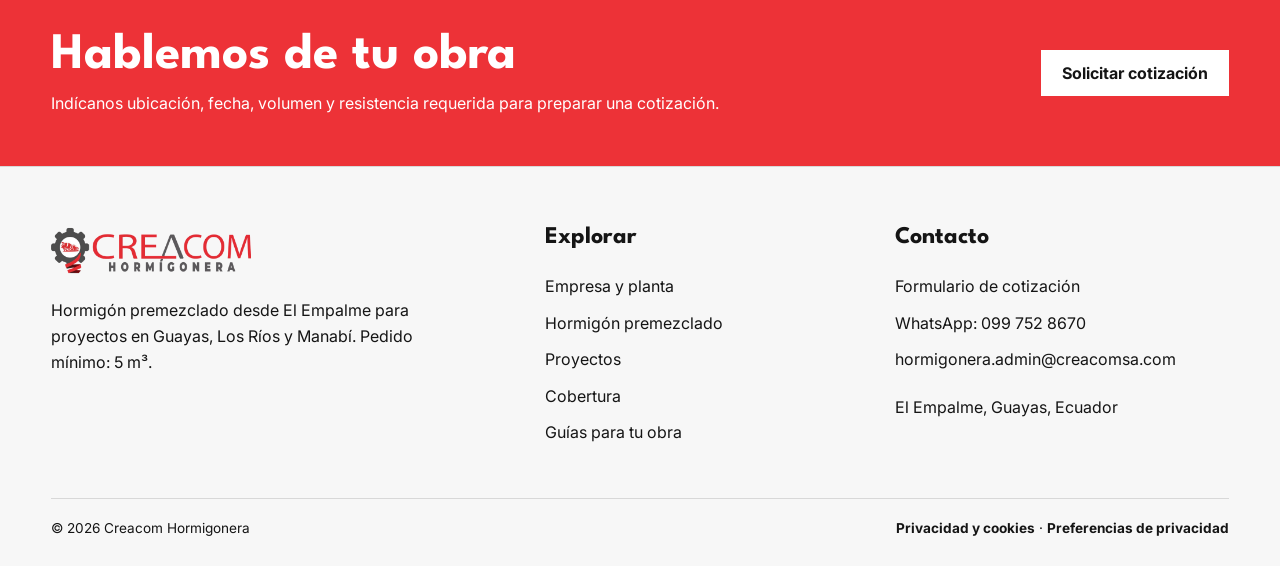
<file: empresa/index.html>
<!doctype html><html lang="es"><head><meta charset="utf-8"><meta name="viewport" content="width=device-width, initial-scale=1"><title>Empresa, planta y equipo en El Empalme | Creacom Hormigonera</title><meta name="description" content="Conoce a Creacom Hormigonera, parte de CREACOM S.A. y su planta en El Empalme. Coordinamos hormigón premezclado y equipos propios para obras en Guayas, Los Ríos y Manabí."><link rel="canonical" href="https://creahormigonera.com/empresa/"><link rel="icon" href="/favicon.png" type="image/png"><link rel="preconnect" href="https://fonts.googleapis.com"><link rel="preconnect" href="https://fonts.gstatic.com" crossorigin><link href="https://fonts.googleapis.com/css2?family=Inter:wght@400;500;600;700&family=League+Spartan:wght@600;700;800&display=swap" rel="stylesheet"><link rel="stylesheet" href="/styles/editorial.css"><script defer src="/js/privacy-consent.js"></script><link rel="stylesheet" href="/styles/experience-book.css?v=4"></head><body>
<a class="skip" href="#contenido">Saltar al contenido</a><header class="site-header"><div class="wrap site-header__inner"><a class="site-logo" href="/" aria-label="Creacom Hormigonera, Inicio"><img src="/imagenes/creahormigoneralogo.png" alt="Creacom Hormigonera" loading="eager" fetchpriority="high"></a><nav class="site-nav" aria-label="Navegación principal"><a href="/">Inicio</a><a href="/empresa/" aria-current="page">Empresa</a><a href="/hormigon-premezclado/">Hormigón</a><a href="/proyectos/">Proyectos</a><a href="/cobertura/">Cobertura</a><a href="/guias/">Guías</a></nav><a class="site-action" href="/cotizar/">Cotizar</a><details class="mobile-menu"><summary><span>Menú</span><span class="mobile-menu__icon" aria-hidden="true"><i></i><i></i><i></i></span></summary><nav id="mobile-navigation" aria-label="Navegación móvil"><a href="/">Inicio</a><a href="/empresa/" aria-current="page">Empresa</a><a href="/hormigon-premezclado/">Hormigón</a><a href="/proyectos/">Proyectos</a><a href="/cobertura/">Cobertura</a><a href="/guias/">Guías</a><a class="mobile-menu__action" href="/cotizar/">Cotizar</a><div class="mobile-menu__socials" aria-label="Síguenos en redes sociales"><a href="https://www.facebook.com/profile.php?id=61587575957183&amp;locale=es_LA" target="_blank" rel="noopener noreferrer" aria-label="Facebook"><svg viewBox="0 0 24 24" aria-hidden="true"><path d="M13.4 21v-8h2.7l.4-3.1h-3.1V8c0-.9.3-1.6 1.6-1.6h1.7V3.6c-.3 0-1.4-.1-2.6-.1-2.6 0-4.3 1.6-4.3 4.5v1.9H7v3.1h2.8v8h3.6z"/></svg></a><a href="https://www.instagram.com/creacomhormigonera/" target="_blank" rel="noopener noreferrer" aria-label="Instagram"><svg viewBox="0 0 24 24" aria-hidden="true"><rect x="3.5" y="3.5" width="17" height="17" rx="5"/><circle cx="12" cy="12" r="4"/><circle class="mobile-menu__social-dot" cx="17.6" cy="6.7" r="1"/></svg></a><a href="https://www.tiktok.com/@creacom.hormigonera" target="_blank" rel="noopener noreferrer" aria-label="TikTok"><svg viewBox="0 0 24 24" aria-hidden="true"><path d="M14.2 3h3c.2 1.8 1.2 3.2 3.1 3.8v3.1a8.8 8.8 0 0 1-3.1-1v6.7a6.2 6.2 0 1 1-6.2-6.2c.4 0 .8 0 1.1.1v3.2a3.2 3.2 0 1 0 2.1 3V3z"/></svg></a></div></nav></details></div></header>
<main id="contenido"><section class="company-hero" aria-labelledby="company-title">
  <div class="company-hero__media"><img src="/imagenes/imagenes-empresa/Planta-CREACOM-portada.webp" alt="Planta de Creacom Hormigonera con un mixer en El Empalme" loading="eager" fetchpriority="high"></div>
  <div class="company-hero__shade" aria-hidden="true"></div>
  <div class="company-hero__slash" aria-hidden="true"></div>
  <div class="company-hero__blueprint" aria-hidden="true"></div>
  <div class="wrap company-hero__inner"><div class="company-hero__copy">
    <span class="kicker company-hero__kicker">Conoce Creacom Hormigonera</span>
    <h1 id="company-title">Conoce Creacom <br><span>Nuestra planta y <br>nuestro equipo</span></h1>
    <p class="company-hero__intro">Somos parte de CREACOM S.A.</p>
    <nav class="company-hero__quicklinks" aria-label="Explora nuestra empresa">
      <a href="#planta"><svg aria-hidden="true" focusable="false" xmlns="http://www.w3.org/2000/svg" viewBox="0 0 64 64" fill="none" stroke="#FFFFFF" stroke-width="2.5" stroke-linecap="round" stroke-linejoin="round"><path d="M5 59h54M8 58V30l13 8V27l14 10M35 58l4-51h12l4 51M39 11h12M14 45v5M25 44v6M41 58l2-40h4l3 40"/></svg>
<span>Nuestra<br>planta</span></a>
      <a href="#equipo"><svg aria-hidden="true" focusable="false" xmlns="http://www.w3.org/2000/svg" viewBox="0 0 64 64" fill="none" stroke="#FFFFFF" stroke-width="2.5" stroke-linecap="round" stroke-linejoin="round"><path d="M17 24c0-9 5-16 12-17V4h6v3c7 1 12 8 12 17M14 25h36M29 7v9M35 7v9M19 27c0 12 6 19 13 19s13-7 13-19M25 43v6l7 7 7-7v-6M25 48c-10 1-17 5-17 12h48c0-7-7-11-17-12M20 53l-2 7M44 53l2 7"/></svg>
<span>Nuestro<br>equipo</span></a>
    </nav>
    <ul class="company-hero__proof" aria-label="Nuestra operación">
      <li><svg aria-hidden="true" focusable="false" xmlns="http://www.w3.org/2000/svg" viewBox="0 0 64 64" fill="none" stroke="#ED3237" stroke-width="2.5" stroke-linecap="round" stroke-linejoin="round"><path d="m32 4 24 10v17c0 14-11 23-24 29C19 54 8 45 8 31V14Z"/><path d="M18 46h28M20 46V29h7v17M27 46V20h9v26M36 46V33h8v13M30 26h3M30 32h3M30 38h3M39 39h2M23 35v3"/></svg>
<span>Industrial<br>premium</span></li>
      <li><svg aria-hidden="true" focusable="false" xmlns="http://www.w3.org/2000/svg" viewBox="0 0 64 64" fill="none" stroke="#ED3237" stroke-width="2.5" stroke-linecap="round" stroke-linejoin="round"><path d="M17 24c0-9 5-16 12-17V4h6v3c7 1 12 8 12 17M14 25h36M29 7v9M35 7v9M19 27c0 12 6 19 13 19s13-7 13-19M25 43v6l7 7 7-7v-6M25 48c-10 1-17 5-17 12h48c0-7-7-11-17-12M20 53l-2 7M44 53l2 7"/></svg>
<span>Técnica</span></li>
      <li><svg aria-hidden="true" focusable="false" xmlns="http://www.w3.org/2000/svg" viewBox="0 0 64 64" fill="none" stroke="#ED3237" stroke-width="2.5" stroke-linecap="round" stroke-linejoin="round"><path d="M4 46V29h11l4 8v9M6 39h11M8 29v-7h13M18 46h41V33H46M50 33V20h8v26M51 24h7M4 46H2v5h6M20 51h9M40 51h6M57 51h4V40"/><path d="m24 15 14-6 12 6-4 19-17 5-10-9 5-15Z M24 15l10 21M38 9l8 25M46 34l4 7M19 30l-4 4"/><circle cx="14" cy="51" r="5"/><circle cx="34" cy="51" r="5"/><circle cx="51" cy="51" r="5"/></svg>
<span>Fraguado<br>seguro</span></li>
      <li><svg aria-hidden="true" focusable="false" xmlns="http://www.w3.org/2000/svg" viewBox="0 0 64 64" fill="none" stroke="#ED3237" stroke-width="2.5" stroke-linecap="round" stroke-linejoin="round"><path d="m32 5 7 3 8 1 4 7 5 6-1 8 1 8-6 5-4 7-8 1-6 3-7-3-8-1-4-7-5-6 1-8-1-8 6-5 4-7 8-1Z"/><circle cx="32" cy="28" r="15"/><path d="m24 28 6 6 11-12M18 47l-5 13 10-4 5 6 3-10M46 47l5 13-10-4-5 6-3-10"/></svg>
<span>Alta calidad</span></li>
    </ul>
    <a class="button company-hero__cta" href="#proceso">Conoce el proceso <svg aria-hidden="true" focusable="false" xmlns="http://www.w3.org/2000/svg" width="1em" height="1em" viewBox="0 0 24 24"><path fill="none" stroke="#FFFFFF" stroke-linecap="round" stroke-linejoin="round" stroke-width="2" d="M5 12h14m-6 6l6-6m-6-6l6 6"/></svg></a>
  </div></div>
</section><div class="wrap crumb"><a href="/">Inicio</a> / Empresa</div><section class="section "><div class="wrap"><div class="split" id="quienes-somos"><div class="company-intro"><span class="eyebrow">Empresa</span><h2>Quiénes somos</h2><p>En CREACOM Hormigonera somos una empresa dedicada a la producción y distribución de hormigón premezclado, comprometida con la calidad, la puntualidad y el respaldo técnico en cada obra.</p><p>Trabajamos junto a constructores, ingenieros, arquitectos, residentes de obra, instituciones y empresas privadas que buscan un proveedor confiable para el desarrollo de sus proyectos.</p><p>Nuestro objetivo es entregar un hormigón seguro, resistente y preparado bajo procesos controlados, aportando eficiencia y confianza desde la planta hasta la obra.</p><a class="button button--outline" href="/hormigon-premezclado/">Ver hormigón premezclado</a></div><div class="brand-panel brand-book brand-book--invite" aria-label="Libro de experiencias de Creacom">
  <div class="brand-book__invite-art" aria-hidden="true"><img src="/imagenes/creahormigoneralogo.png" alt="" loading="lazy" decoding="async"><span>PLANTA · MIXERS · OBRAS</span></div>
  <div class="brand-book__invite-copy"><span class="eyebrow">Conoce lo que hay detrás</span><h3>Personas, planta y hormigón.</h3><button class="brand-book__open" type="button" data-experience-open aria-haspopup="dialog" aria-controls="creacom-experience-book">Abrir libro de experiencias <span aria-hidden="true">↗</span></button></div>
</div><dialog class="experience-book" id="creacom-experience-book" aria-labelledby="experience-book-title">
    <header class="experience-book__toolbar"><h2 id="experience-book-title">Creacom <span>· Libro de experiencias</span></h2><button type="button" data-experience-close aria-label="Cerrar libro">Cerrar <span aria-hidden="true">×</span></button></header>
    <div class="experience-book__stage"><section class="experience-book__spread" data-experience-spread data-title="Nuestra historia en imágenes" aria-label="Nuestra historia en imágenes"><div class="experience-book__sheet experience-book__cover"><img class="experience-book__image--cover experience-book__image--focal-high experience-book__image--plant-cover" src="/imagenes/imagenes-empresa/Planta-CREACOM-portada.webp" alt="Mixer frente a la planta de Creacom en El Empalme" loading="lazy" decoding="async"><div class="experience-book__cover-copy"><span>CREACOM HORMIGONERA</span><h3>De nuestra planta<br>a tu próxima obra.</h3><p>Un recorrido por quiénes somos y lo que hacemos.</p></div></div><div class="experience-book__sheet experience-book__intro"><img class="experience-book__logo experience-book__logo--large" src="/imagenes/creahormigoneralogo.png" alt="Creacom Hormigonera" loading="lazy" decoding="async"><span class="experience-book__label">Conoce Creacom</span><h3>Toda obra empieza<br>con una idea.</h3><p>Somos una empresa dedicada a la producción y distribución de hormigón premezclado. Trabajamos junto a constructores, ingenieros, arquitectos, instituciones y empresas privadas.</p><p>Desde El Empalme, acompañamos la preparación del pedido y la coordinación de la entrega.</p><div class="experience-book__signature">Personas, planta y hormigón.<br><strong>Un mismo compromiso con tu obra.</strong></div></div></section><section class="experience-book__spread" data-experience-spread data-title="Planta y proceso" aria-label="Planta y proceso" hidden><div class="experience-book__sheet "><span class="experience-book__label">El Empalme · Guayas</span><h3>Aquí comienza<br>el recorrido.</h3><p>Nuestra planta es el punto de partida del hormigón que llevamos a cada obra.</p><figure><img src="/imagenes/imagenes-empresa/planta-hormigon.webp" alt="Nuestra operación en planta" loading="lazy" decoding="async"><figcaption>Nuestra operación en planta</figcaption></figure></div><div class="experience-book__sheet "><figure><img src="/imagenes/imagenes-empresa/planta-hormigon-premezclado.webp" alt="Planta de hormigón premezclado de Creacom" loading="lazy" decoding="async"><figcaption>Planta de hormigón premezclado de Creacom</figcaption></figure><span class="experience-book__label">De la planificación a la entrega</span><h3>Cada pedido tiene<br>su propio recorrido.</h3><p>Ubicación, volumen, especificaciones y fecha nos ayudan a coordinar el suministro. Después, organizamos el despacho y el acceso para la descarga.</p></div></section><section class="experience-book__spread" data-experience-spread data-title="Mixers y entregas" aria-label="Mixers y entregas" hidden><div class="experience-book__sheet experience-book__cover"><img class="experience-book__image--cover experience-book__image--focal-high" src="/imagenes/imagenes-hormigon/mixer-hormigon.webp" alt="Mixer de Creacom" loading="lazy" decoding="async"><div class="experience-book__cover-copy"><span>CREACOM EN CAMINO</span><h3>El siguiente destino:<br>tu obra.</h3></div></div><div class="experience-book__sheet "><span class="experience-book__label">Mixers y entregas</span><h3>Conectamos la planta<br>con tu proyecto.</h3><p>Coordinamos entregas en Guayas, Los Ríos y Manabí. La ubicación y las condiciones de acceso forman parte de la preparación de cada pedido.</p><figure><img src="/imagenes/HormigoneraQuevedoH-210.jpg" alt="Mixer durante una entrega en obra" loading="lazy" decoding="async"><figcaption>Mixer durante una entrega en obra</figcaption></figure><a href="/cobertura/">Conoce nuestra cobertura <span aria-hidden="true">↗</span></a></div></section><section class="experience-book__spread" data-experience-spread data-title="Obras en imágenes" aria-label="Obras en imágenes" hidden><div class="experience-book__sheet "><span class="experience-book__label">El hormigón en acción</span><h3>Parte de obras<br>que toman forma.</h3><p>Una mirada al suministro de Creacom en distintos frentes de trabajo.</p><figure class="experience-book__figure--work"><img src="/imagenes/imagenes-proyectos/pisos-El-Empalme-obra.webp" alt="Pisos · El Empalme" loading="lazy" decoding="async"><figcaption>Pisos · El Empalme</figcaption></figure><a href="/proyectos/">Explora los proyectos <span aria-hidden="true">↗</span></a></div><div class="experience-book__sheet experience-book__gallery"><div class="experience-book__projects"><figure class="experience-book__figure--work"><img src="/imagenes/imagenes-proyectos/obra-ducto_cajon-ElEmpalme.webp" alt="Ducto cajón · El Empalme" loading="lazy" decoding="async"><figcaption>Ducto cajón · El Empalme</figcaption></figure><figure class="experience-book__figure--work"><img src="/imagenes/imagenes-proyectos/obra-aceras-El-Empalme.webp" alt="Aceras · El Empalme" loading="lazy" decoding="async"><figcaption>Aceras · El Empalme</figcaption></figure><figure class="experience-book__figure--work"><img src="/imagenes/imagenes-proyectos/zapatas_de_muro_Quevedo-vista-general.webp" alt="Zapatas de muro · Quevedo" loading="lazy" decoding="async"><figcaption>Zapatas de muro · Quevedo</figcaption></figure><figure class="experience-book__figure--work"><img src="/imagenes/imagenes-proyectos/san-luis-portada.webp" alt="Obra en San Luis" loading="lazy" decoding="async"><figcaption>Obra en San Luis</figcaption></figure></div></div></section><section class="experience-book__spread" data-experience-spread data-title="Empresas e instituciones" aria-label="Empresas e instituciones" hidden><div class="experience-book__sheet "><span class="experience-book__label">Relaciones de trabajo</span><h3>Distintos proyectos.<br>Un trabajo compartido.</h3><p>Trabajamos junto a empresas, instituciones y profesionales que desarrollan sus proyectos en la región.</p><figure><img src="/imagenes/Equipo-CreacomHormigonera-Hormigon.jpg" alt="El equipo de Creacom Hormigonera" loading="lazy" decoding="async"><figcaption>El equipo de Creacom Hormigonera</figcaption></figure></div><div class="experience-book__sheet experience-book__clients"><span class="experience-book__label">Empresas, instituciones y profesionales</span><h3>Con quienes<br>trabajamos.</h3><div class="experience-book__partners"><figure><img class="experience-book__logo" src="/imagenes/DIPAC_logo.png" alt="DIPAC" loading="lazy" decoding="async"><figcaption>DIPAC</figcaption></figure><figure><img class="experience-book__logo" src="/imagenes/CELEP_EP_logo.png" alt="CELEC EP" loading="lazy" decoding="async"><figcaption>CELEC EP</figcaption></figure><figure><img class="experience-book__logo" src="/imagenes/Prefectura_del_Guayas_logo.png" alt="Prefectura del Guayas" loading="lazy" decoding="async"><figcaption>Prefectura del Guayas</figcaption></figure><figure><img class="experience-book__logo" src="/imagenes/ALL-IN_CONSTRUCCIONS_logo.png" alt="ALL-IN Constructions" loading="lazy" decoding="async"><figcaption>ALL-IN Constructions</figcaption></figure><figure><img class="experience-book__logo" src="/imagenes/Construction_company_logo_.png" alt="Construction Company Abrilpro" loading="lazy" decoding="async"><figcaption>Construction Company Abrilpro</figcaption></figure><figure><img class="experience-book__logo" src="/imagenes/BI_Cacao_logo.png" alt="BI Cacao" loading="lazy" decoding="async"><figcaption>BI Cacao</figcaption></figure><figure><img class="experience-book__logo" src="/imagenes/procacao_logo.png" alt="Procacao" loading="lazy" decoding="async"><figcaption>Procacao</figcaption></figure><figure><img class="experience-book__logo" src="/imagenes/AB_Murillo_logo.png" alt="Ab. Gary Murillo" loading="lazy" decoding="async"><figcaption>Ab. Gary Murillo</figcaption></figure><figure><img class="experience-book__logo" src="/imagenes/ING_Kleber_logo.png" alt="Ing. Kleber Montiel" loading="lazy" decoding="async"><figcaption>Ing. Kleber Montiel</figcaption></figure><figure><img class="experience-book__logo" src="/imagenes/kauri_logo.png" alt="Kauri Arquitectura" loading="lazy" decoding="async"><figcaption>Kauri Arquitectura</figcaption></figure></div></div></section><section class="experience-book__spread" data-experience-spread data-title="Tu próxima obra" aria-label="Tu próxima obra" hidden><div class="experience-book__sheet experience-book__cover"><img class="experience-book__image--cover experience-book__image--focal-high" src="/imagenes/imagenes-empresa/puerta-entrada-planta.webp" alt="Entrada a la planta de Creacom" loading="lazy" decoding="async"><div class="experience-book__cover-copy"><span>DESDE EL EMPALME</span><h3>Gracias por conocer<br>lo que hay detrás.</h3></div></div><div class="experience-book__sheet experience-book__closing"><span class="experience-book__label">Sigamos construyendo</span><h3>La próxima historia<br>puede ser la tuya.</h3><p>Ya conoces nuestra planta, nuestros mixers y algunas de las obras de las que formamos parte. Ahora nos gustaría conocer tu proyecto.</p><p>Cuéntanos dónde vas a construir y qué necesitas. Nuestro equipo te ayudará a preparar el pedido.</p><a class="experience-book__cta" href="https://wa.me/593997528670?text=Hola%2C%20quiero%20contarles%20sobre%20mi%20proyecto%20y%20cotizar%20hormig%C3%B3n." target="_blank" rel="noopener noreferrer">Hablemos por WhatsApp <span aria-hidden="true">↗</span></a><img class="experience-book__logo experience-book__logo--large" src="/imagenes/creahormigoneralogo.png" alt="Creacom Hormigonera" loading="lazy" decoding="async"></div></section></div>
    <footer class="experience-book__navigation"><button type="button" data-experience-previous aria-label="Apertura anterior">←</button><p data-experience-status aria-live="polite" aria-atomic="true">1 / 6 · Nuestra historia en imágenes</p><button type="button" data-experience-next aria-label="Apertura siguiente">→</button></footer>
  </dialog></div></div></section><section class="section section--mist purpose-section"><div class="wrap"><div class="purpose-section__heading"><span class="eyebrow">Lo que guía nuestro trabajo</span><img src="/imagenes/creahormigoneralogo.png" alt="Creacom Hormigonera" width="1380" height="380" loading="lazy"></div><div class="purpose-grid"><article class="purpose-card purpose-card--mission"><span class="purpose-card__icon" aria-hidden="true"><svg viewBox="0 0 80 80" fill="none"><circle cx="37" cy="43" r="27" stroke="currentColor" stroke-width="4"/><circle cx="37" cy="43" r="17" stroke="currentColor" stroke-width="4"/><circle cx="37" cy="43" r="6" fill="currentColor"/><path d="M38 42 64 16m-1 0 8-8m-8 8V7m0 9h10" stroke="currentColor" stroke-width="4" stroke-linecap="round" stroke-linejoin="round"/></svg></span><h2>Misión</h2><p>Proveer hormigón premezclado de calidad, cumpliendo con los requerimientos técnicos de cada proyecto y garantizando <strong>puntualidad, compromiso y soporte en obra.</strong></p></article><article class="purpose-card purpose-card--vision"><span class="purpose-card__icon" aria-hidden="true"><svg viewBox="0 0 80 80" fill="none"><path d="m8 61 18-24 12 14 11-17 23 27H8Z" fill="currentColor"/><path d="M43 35V10m0 1c6-5 11 4 19 0v13c-8 4-13-5-19 0" stroke="currentColor" stroke-width="3.5" stroke-linecap="round" stroke-linejoin="round"/></svg></span><h2>Visión</h2><p>Ser una empresa referente en el sector del hormigón premezclado, reconocida por su <strong>innovación, eficiencia operativa, responsabilidad y excelencia</strong> en el servicio.</p></article></div></div></section><section class="section section--mist plant-section"><div class="wrap"><div class="section-head" id="planta"><div><span class="eyebrow">Creacom Hormigonera</span><h2>Nuestra planta</h2></div></div><div class="plant-gallery" data-reveal><figure class="plant-video"><video controls muted loop playsinline preload="none" poster="/imagenes/imagenes-empresa/planta-hormigon.webp" aria-label="Video de la planta de Creacom Hormigonera"><source src="/imagenes/imagenes-empresa/video-planta.mp4" type="video/mp4">Tu navegador no puede reproducir este video.</video><figcaption><span class="eyebrow">Video</span><h3>Así es nuestra planta</h3></figcaption></figure><figure class="plant-photo"><img src="/imagenes/imagenes-empresa/planta-hormigon-premezclado.webp" alt="Vista superior de la planta de Creacom y un mixer" loading="lazy"><figcaption><span class="eyebrow">Planta Creacom</span><h3>Instalaciones y mixer</h3><p>Una vista de las instalaciones y los equipos de Creacom.</p></figcaption></figure><figure class="plant-photo"><img src="/imagenes/imagenes-empresa/planta-hormigon.webp" alt="Vista aérea de un mixer dentro de la planta de Creacom" loading="lazy"><figcaption><span class="eyebrow">Planta Creacom</span><h3>Trabajo en planta</h3><p>Vista de un mixer en las instalaciones de la hormigonera.</p></figcaption></figure><figure class="plant-photo plant-photo--last"><img src="/imagenes/imagenes-empresa/puerta-entrada-planta.webp" alt="Entrada de la planta de Creacom Hormigonera en El Empalme" loading="lazy"><figcaption><span class="eyebrow">Planta Creacom</span><h3>Ingreso a la planta</h3><p>Acceso a las instalaciones de Creacom en El Empalme.</p></figcaption></figure></div><div class="advice-band"><div><span class="eyebrow">Orientación para tu pedido</span><h3>Coordinemos lo que necesita tu obra</h3><p>Comparte ubicación, volumen, resistencia indicada en el diseño y forma prevista de descarga. Creacom cuenta con mixers y equipo de bombeo propios; su disponibilidad y las condiciones de acceso se revisan al cotizar.</p></div><a class="button" href="/cotizar/">Solicitar cotización</a></div></div></section><section class="section "><div class="wrap"><div class="section-head" id="proceso"><div><span class="eyebrow">De la solicitud a la obra</span><h2>Cómo coordinamos cada entrega</h2></div><p>Resistencia requerida, volumen, ubicación y fecha de vaciado ayudan a preparar la solicitud. La disponibilidad se confirma al cotizar.</p></div><div class="process"><article><span>01</span><h3>Solicitud</h3><p>Recibimos los datos del proyecto y la mezcla requerida.</p></article><article><span>02</span><h3>Revisión</h3><p>Revisamos volumen, ubicación y condiciones de acceso.</p></article><article><span>03</span><h3>Programación</h3><p>Coordinamos fecha y condiciones del despacho.</p></article><article><span>04</span><h3>Entrega</h3><p>El mixer transporta el hormigón hasta la obra acordada.</p></article></div></div></section><section class="section "><div class="wrap"><div class="split split--team" id="equipo"><img src="/imagenes/Equipo-creacomHormigonera.jpeg" alt="Grupo de Creacom Hormigonera junto a los equipos de la empresa" loading="lazy"><div><span class="eyebrow">Nuestro equipo</span><h2>Personas detrás de cada entrega</h2><p>En la planta, el transporte y la atención de cada solicitud participan personas que coordinan el suministro para la obra. Compartimos al equipo en conjunto: cada función ayuda a preparar y atender el pedido.</p><a class="button button--outline" href="/proyectos/">Ver imágenes de la operación</a></div></div></div></section></main><section class="cta-band"><div class="wrap"><div><h2>Hablemos de tu obra</h2><p>Indícanos ubicación, fecha, volumen y resistencia requerida para preparar una cotización.</p></div><a class="button" href="/cotizar/">Solicitar cotización</a></div></section>
<footer class="site-footer"><div class="wrap"><div class="site-footer__grid"><div><img src="/imagenes/creahormigoneralogo.png" alt="Creacom Hormigonera" loading="lazy"><p>Hormigón premezclado desde El Empalme para proyectos en Guayas, Los Ríos y Manabí. Pedido mínimo: 5 m³.</p></div><div><h2>Explorar</h2><a href="/empresa/">Empresa y planta</a><a href="/hormigon-premezclado/">Hormigón premezclado</a><a href="/proyectos/">Proyectos</a><a href="/cobertura/">Cobertura</a><a href="/guias/">Guías para tu obra</a></div><div><h2>Contacto</h2><a href="/cotizar/">Formulario de cotización</a><a href="https://wa.me/593997528670">WhatsApp: 099 752 8670</a><a href="mailto:hormigonera.admin@creacomsa.com">hormigonera.admin@creacomsa.com</a><p>El Empalme, Guayas, Ecuador</p></div></div><div class="site-footer__bottom"><span>© 2026 Creacom Hormigonera</span><span><a href="/privacidad/">Privacidad y cookies</a> · <a href="#" data-privacy-settings>Preferencias de privacidad</a></span></div></div></footer><script defer src="/js/empresa.js"></script><script defer src="/js/experience-book.js"></script><script defer src="/js/site-motion.js"></script></body></html>
</file>
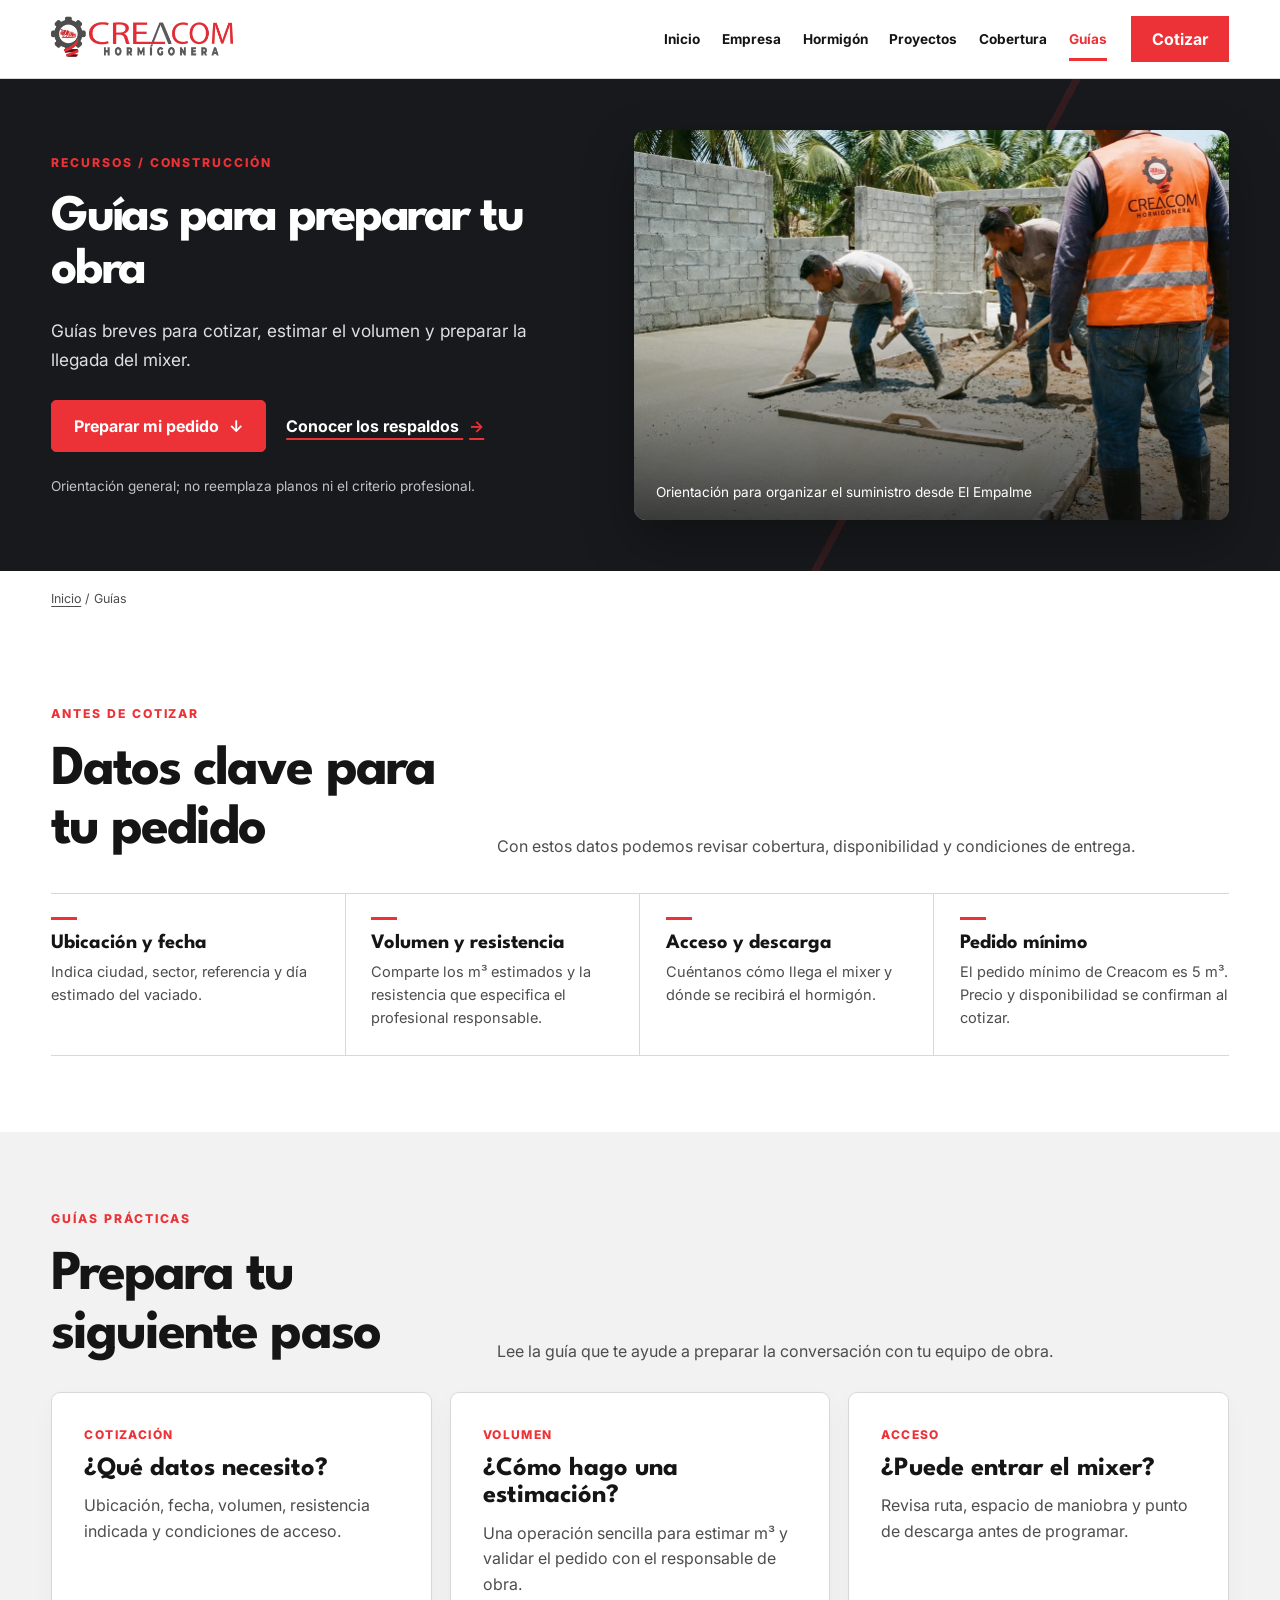
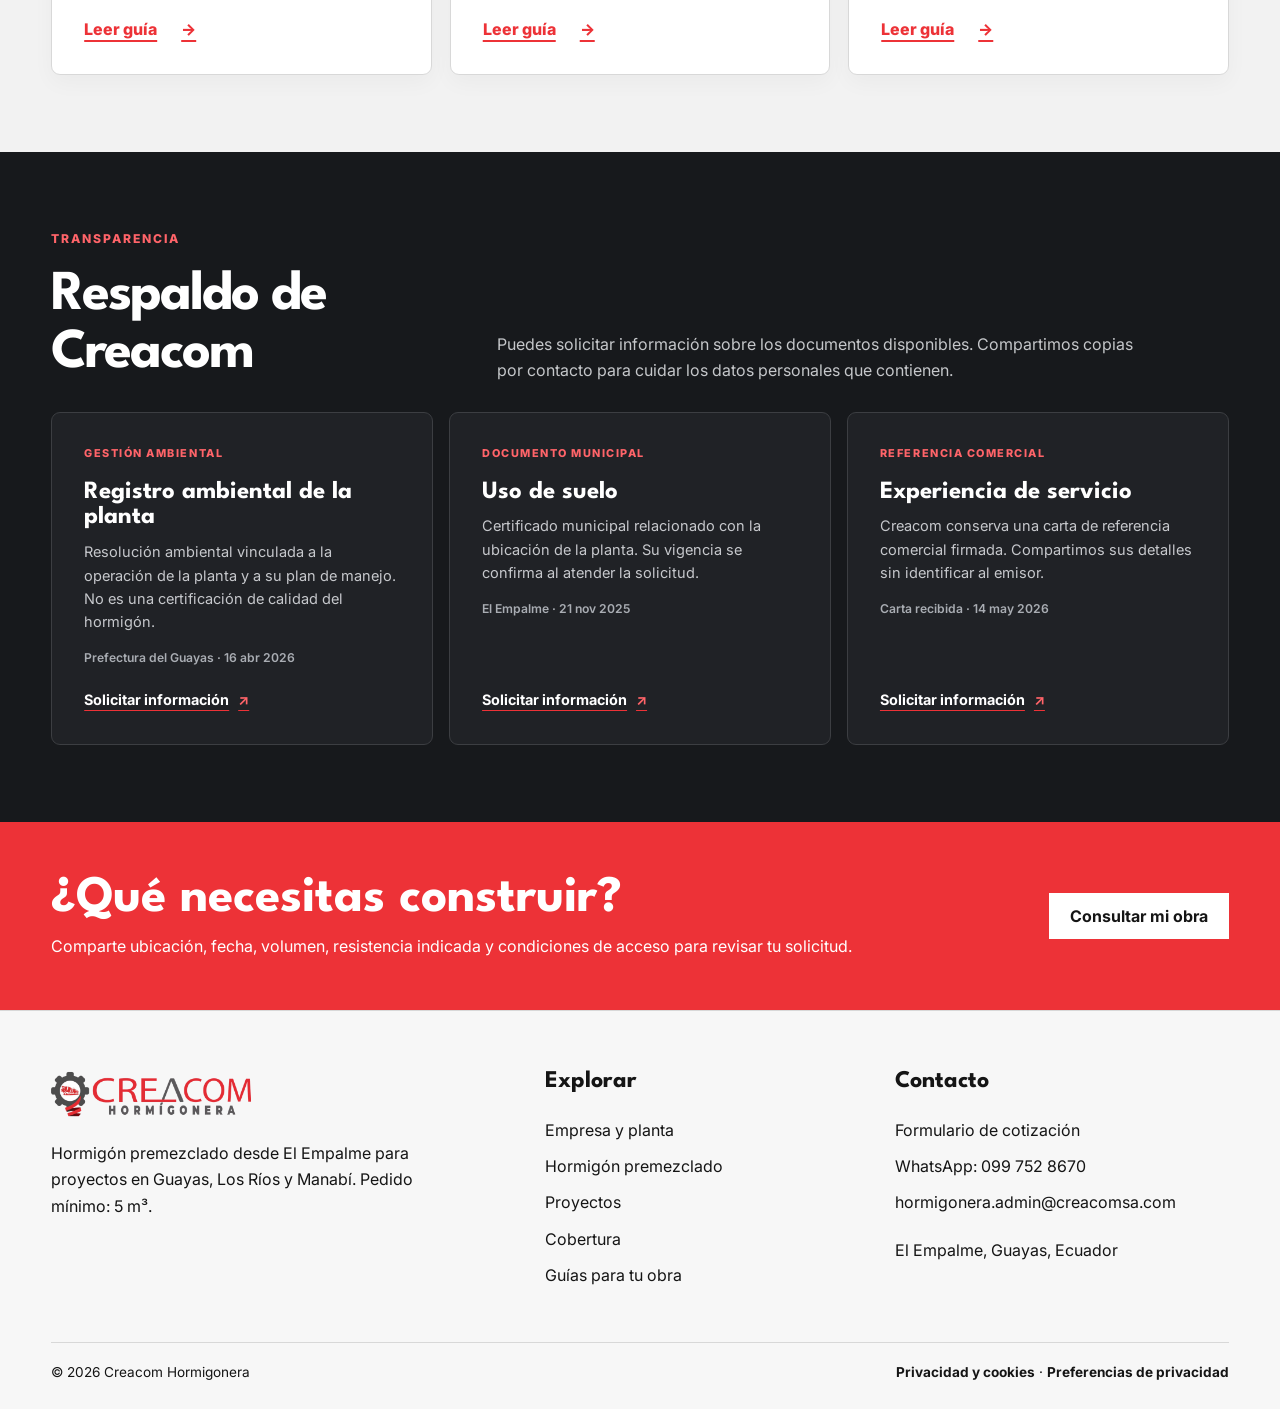
<file: guias/index.html>
<!doctype html><html lang="es"><head><meta charset="utf-8"><meta name="viewport" content="width=device-width, initial-scale=1"><title>Guías para planificar tu obra | Creacom Hormigonera</title><meta name="description" content="Guías prácticas para cotizar hormigón premezclado, estimar su volumen y preparar el acceso de un camión mixer a la obra."><link rel="canonical" href="https://creahormigonera.com/guias/"><link rel="icon" href="/favicon.png" type="image/png"><link rel="preconnect" href="https://fonts.googleapis.com"><link rel="preconnect" href="https://fonts.gstatic.com" crossorigin><link href="https://fonts.googleapis.com/css2?family=Inter:wght@400;500;600;700&family=League+Spartan:wght@600;700;800&display=swap" rel="stylesheet"><link rel="stylesheet" href="/styles/editorial.css"><script defer src="/js/privacy-consent.js"></script></head><body>
<a class="skip" href="#contenido">Saltar al contenido</a><header class="site-header"><div class="wrap site-header__inner"><a class="site-logo" href="/" aria-label="Creacom Hormigonera, Inicio"><img src="/imagenes/creahormigoneralogo.png" alt="Creacom Hormigonera" loading="eager" fetchpriority="high"></a><nav class="site-nav" aria-label="Navegación principal"><a href="/">Inicio</a><a href="/empresa/">Empresa</a><a href="/hormigon-premezclado/">Hormigón</a><a href="/proyectos/">Proyectos</a><a href="/cobertura/">Cobertura</a><a href="/guias/" aria-current="page">Guías</a></nav><a class="site-action" href="/cotizar/">Cotizar</a><details class="mobile-menu"><summary><span>Menú</span><span class="mobile-menu__icon" aria-hidden="true"><i></i><i></i><i></i></span></summary><nav id="mobile-navigation" aria-label="Navegación móvil"><a href="/">Inicio</a><a href="/empresa/">Empresa</a><a href="/hormigon-premezclado/">Hormigón</a><a href="/proyectos/">Proyectos</a><a href="/cobertura/">Cobertura</a><a href="/guias/" aria-current="page">Guías</a><a class="mobile-menu__action" href="/cotizar/">Cotizar</a><div class="mobile-menu__socials" aria-label="Síguenos en redes sociales"><a href="https://www.facebook.com/profile.php?id=61587575957183&amp;locale=es_LA" target="_blank" rel="noopener noreferrer" aria-label="Facebook"><svg viewBox="0 0 24 24" aria-hidden="true"><path d="M13.4 21v-8h2.7l.4-3.1h-3.1V8c0-.9.3-1.6 1.6-1.6h1.7V3.6c-.3 0-1.4-.1-2.6-.1-2.6 0-4.3 1.6-4.3 4.5v1.9H7v3.1h2.8v8h3.6z"/></svg></a><a href="https://www.instagram.com/creacomhormigonera/" target="_blank" rel="noopener noreferrer" aria-label="Instagram"><svg viewBox="0 0 24 24" aria-hidden="true"><rect x="3.5" y="3.5" width="17" height="17" rx="5"/><circle cx="12" cy="12" r="4"/><circle class="mobile-menu__social-dot" cx="17.6" cy="6.7" r="1"/></svg></a><a href="https://www.tiktok.com/@creacom.hormigonera" target="_blank" rel="noopener noreferrer" aria-label="TikTok"><svg viewBox="0 0 24 24" aria-hidden="true"><path d="M14.2 3h3c.2 1.8 1.2 3.2 3.1 3.8v3.1a8.8 8.8 0 0 1-3.1-1v6.7a6.2 6.2 0 1 1-6.2-6.2c.4 0 .8 0 1.1.1v3.2a3.2 3.2 0 1 0 2.1 3V3z"/></svg></a></div></nav></details></div></header>
<main id="contenido"><section class="guides-hero"><div class="wrap guides-hero__layout"><div class="guides-hero__copy"><span class="kicker">Recursos / Construcción</span><h1>Guías para preparar tu obra</h1><p>Guías breves para cotizar, estimar el volumen y preparar la llegada del mixer.</p><div class="guides-hero__actions"><a class="button" href="#guias">Preparar mi pedido <span aria-hidden="true">↓</span></a><a class="guides-hero__text-link" href="#respaldo">Conocer los respaldos <span aria-hidden="true">→</span></a></div><p class="guides-hero__note">Orientación general; no reemplaza planos ni el criterio profesional.</p></div><figure class="guides-hero__photo"><img src="/imagenes/Creacommixer1-optimized.webp" alt="Personal trabajando con hormigón en una obra" width="1400" height="781" loading="eager" fetchpriority="high"><figcaption>Orientación para organizar el suministro desde El Empalme</figcaption></figure></div></section><div class="wrap crumb"><a href="/">Inicio</a> / Guías</div><section class="section guides-overview"><div class="wrap"><div class="section-head"><div><span class="eyebrow">Antes de cotizar</span><h2>Datos clave para tu pedido</h2></div><p>Con estos datos podemos revisar cobertura, disponibilidad y condiciones de entrega.</p></div>
        <div class="guides-facts"><article><span aria-hidden="true"></span><h3>Ubicación y fecha</h3><p>Indica ciudad, sector, referencia y día estimado del vaciado.</p></article><article><span aria-hidden="true"></span><h3>Volumen y resistencia</h3><p>Comparte los m³ estimados y la resistencia que especifica el profesional responsable.</p></article><article><span aria-hidden="true"></span><h3>Acceso y descarga</h3><p>Cuéntanos cómo llega el mixer y dónde se recibirá el hormigón.</p></article><article><span aria-hidden="true"></span><h3>Pedido mínimo</h3><p>El pedido mínimo de Creacom es 5 m³. Precio y disponibilidad se confirman al cotizar.</p></article></div></div></section><section class="section guides-library section--mist"><div class="wrap"><div class="section-head"><div><span class="eyebrow">Guías prácticas</span><h2>Prepara tu siguiente paso</h2></div><p>Lee la guía que te ayude a preparar la conversación con tu equipo de obra.</p></div><div class="grid-3 guides-cards" id="guias"><article class="guide-card"><span class="eyebrow-red">Cotización</span><h3>¿Qué datos necesito?</h3><p>Ubicación, fecha, volumen, resistencia indicada y condiciones de acceso.</p><a href="/guias/datos-para-cotizar-hormigon/">Leer guía <span aria-hidden="true">→</span></a></article><article class="guide-card"><span class="eyebrow-red">Volumen</span><h3>¿Cómo hago una estimación?</h3><p>Una operación sencilla para estimar m³ y validar el pedido con el responsable de obra.</p><a href="/guias/como-estimar-volumen-hormigon/">Leer guía <span aria-hidden="true">→</span></a></article><article class="guide-card"><span class="eyebrow-red">Acceso</span><h3>¿Puede entrar el mixer?</h3><p>Revisa ruta, espacio de maniobra y punto de descarga antes de programar.</p><a href="/guias/preparar-acceso-mixer/">Leer guía <span aria-hidden="true">→</span></a></article></div></div></section><section class="section guides-proof"><div class="wrap"><div class="section-head" id="respaldo"><div><span class="eyebrow">Transparencia</span><h2>Respaldo de Creacom</h2></div><p>Puedes solicitar información sobre los documentos disponibles. Compartimos copias por contacto para cuidar los datos personales que contienen.</p></div>
        <div class="guides-proof__grid"><article class="proof-card"><span class="proof-card__type">GESTIÓN AMBIENTAL</span><h3>Registro ambiental de la planta</h3><p>Resolución ambiental vinculada a la operación de la planta y a su plan de manejo. No es una certificación de calidad del hormigón.</p><span class="proof-card__meta">Prefectura del Guayas · 16 abr 2026</span><a href="https://wa.me/593997528670?text=Hola%2C%20quisiera%20solicitar%20informaci%C3%B3n%20sobre%20el%20registro%20ambiental%20de%20la%20planta%20de%20Creacom." target="_blank" rel="noopener noreferrer">Solicitar información <span aria-hidden="true">↗</span></a></article><article class="proof-card"><span class="proof-card__type">DOCUMENTO MUNICIPAL</span><h3>Uso de suelo</h3><p>Certificado municipal relacionado con la ubicación de la planta. Su vigencia se confirma al atender la solicitud.</p><span class="proof-card__meta">El Empalme · 21 nov 2025</span><a href="https://wa.me/593997528670?text=Hola%2C%20quisiera%20solicitar%20informaci%C3%B3n%20sobre%20el%20certificado%20de%20uso%20de%20suelo%20de%20Creacom." target="_blank" rel="noopener noreferrer">Solicitar información <span aria-hidden="true">↗</span></a></article><article class="proof-card"><span class="proof-card__type">REFERENCIA COMERCIAL</span><h3>Experiencia de servicio</h3><p>Creacom conserva una carta de referencia comercial firmada. Compartimos sus detalles sin identificar al emisor.</p><span class="proof-card__meta">Carta recibida · 14 may 2026</span><a href="https://wa.me/593997528670?text=Hola%2C%20quisiera%20solicitar%20informaci%C3%B3n%20sobre%20la%20referencia%20comercial%20an%C3%B3nima%20de%20Creacom." target="_blank" rel="noopener noreferrer">Solicitar información <span aria-hidden="true">↗</span></a></article></div></div></section></main><section class="cta-band"><div class="wrap"><div><h2>¿Qué necesitas construir?</h2><p>Comparte ubicación, fecha, volumen, resistencia indicada y condiciones de acceso para revisar tu solicitud.</p></div><a class="button" href="/cotizar/">Consultar mi obra</a></div></section>
<footer class="site-footer"><div class="wrap"><div class="site-footer__grid"><div><img src="/imagenes/creahormigoneralogo.png" alt="Creacom Hormigonera" loading="lazy"><p>Hormigón premezclado desde El Empalme para proyectos en Guayas, Los Ríos y Manabí. Pedido mínimo: 5 m³.</p></div><div><h2>Explorar</h2><a href="/empresa/">Empresa y planta</a><a href="/hormigon-premezclado/">Hormigón premezclado</a><a href="/proyectos/">Proyectos</a><a href="/cobertura/">Cobertura</a><a href="/guias/">Guías para tu obra</a></div><div><h2>Contacto</h2><a href="/cotizar/">Formulario de cotización</a><a href="https://wa.me/593997528670">WhatsApp: 099 752 8670</a><a href="mailto:hormigonera.admin@creacomsa.com">hormigonera.admin@creacomsa.com</a><p>El Empalme, Guayas, Ecuador</p></div></div><div class="site-footer__bottom"><span>© 2026 Creacom Hormigonera</span><span><a href="/privacidad/">Privacidad y cookies</a> · <a href="#" data-privacy-settings>Preferencias de privacidad</a></span></div></div></footer><script defer src="/js/site-motion.js"></script></body></html>
</file>
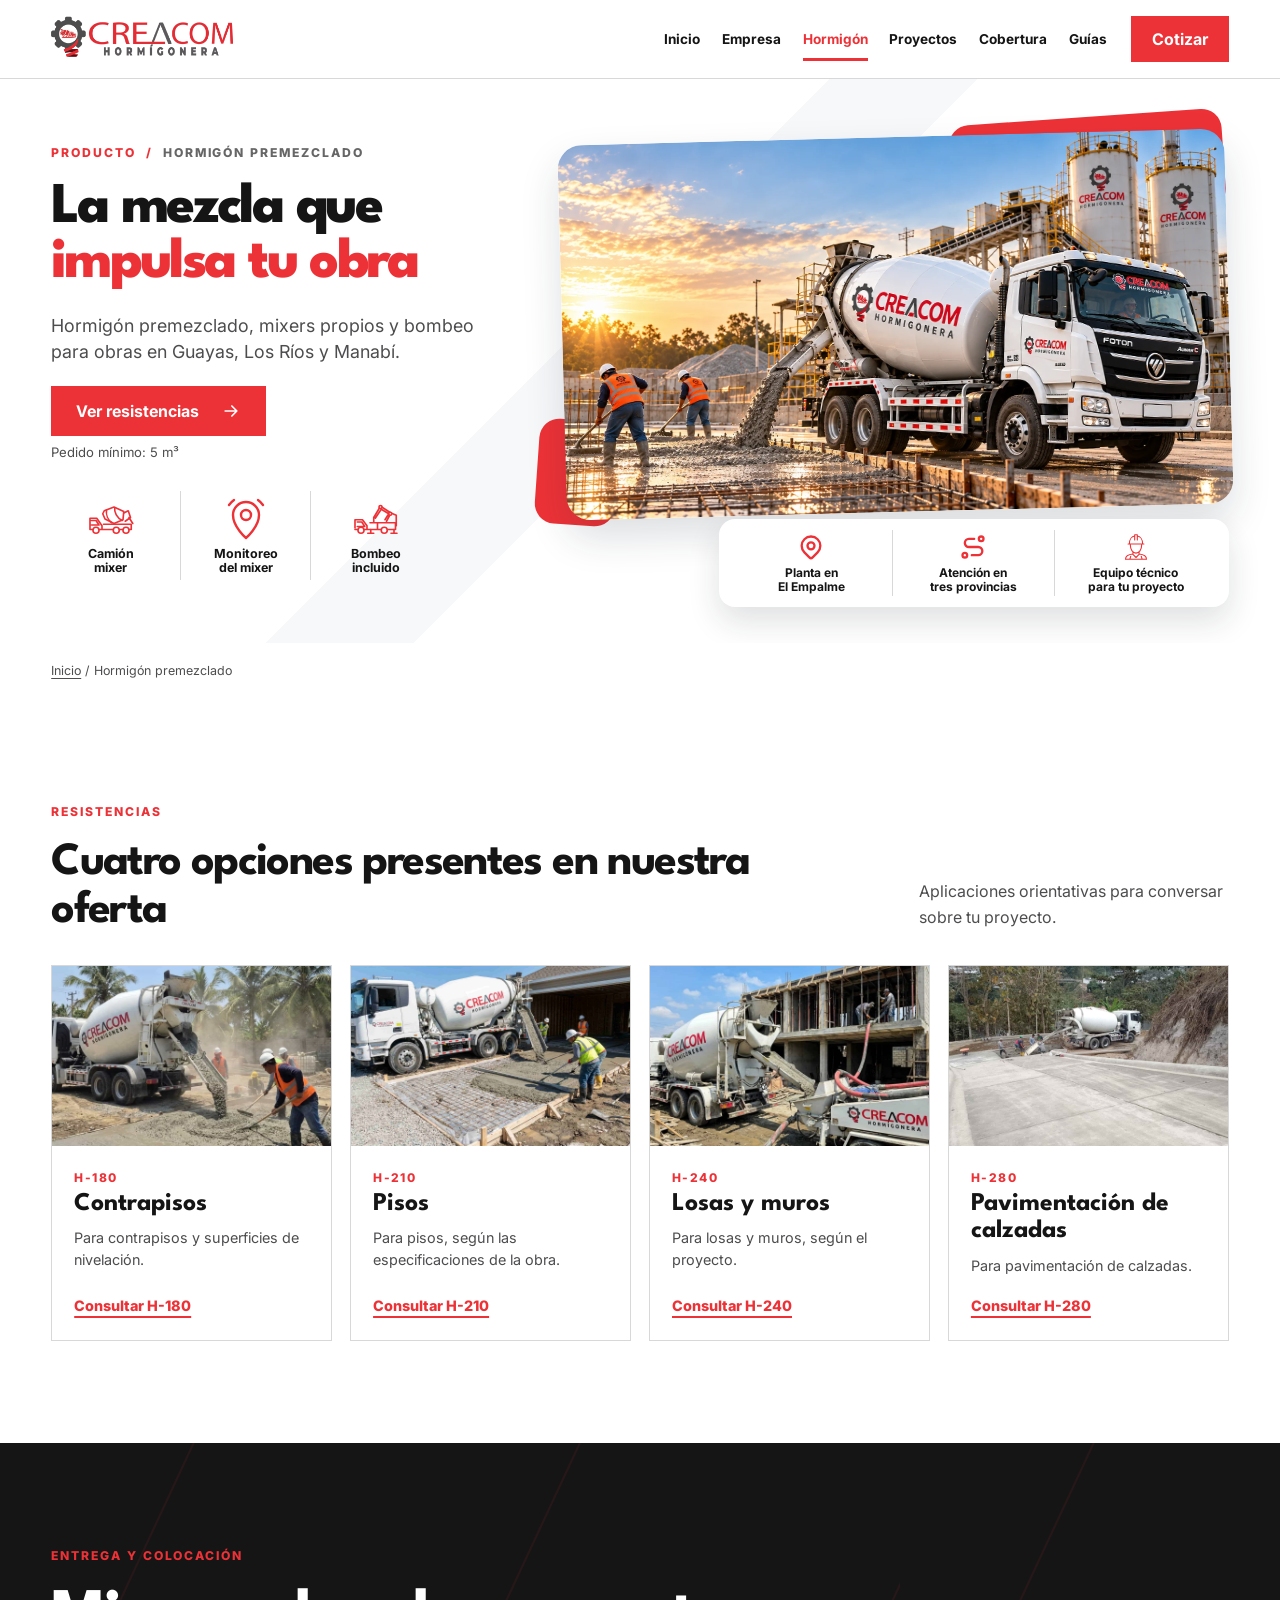
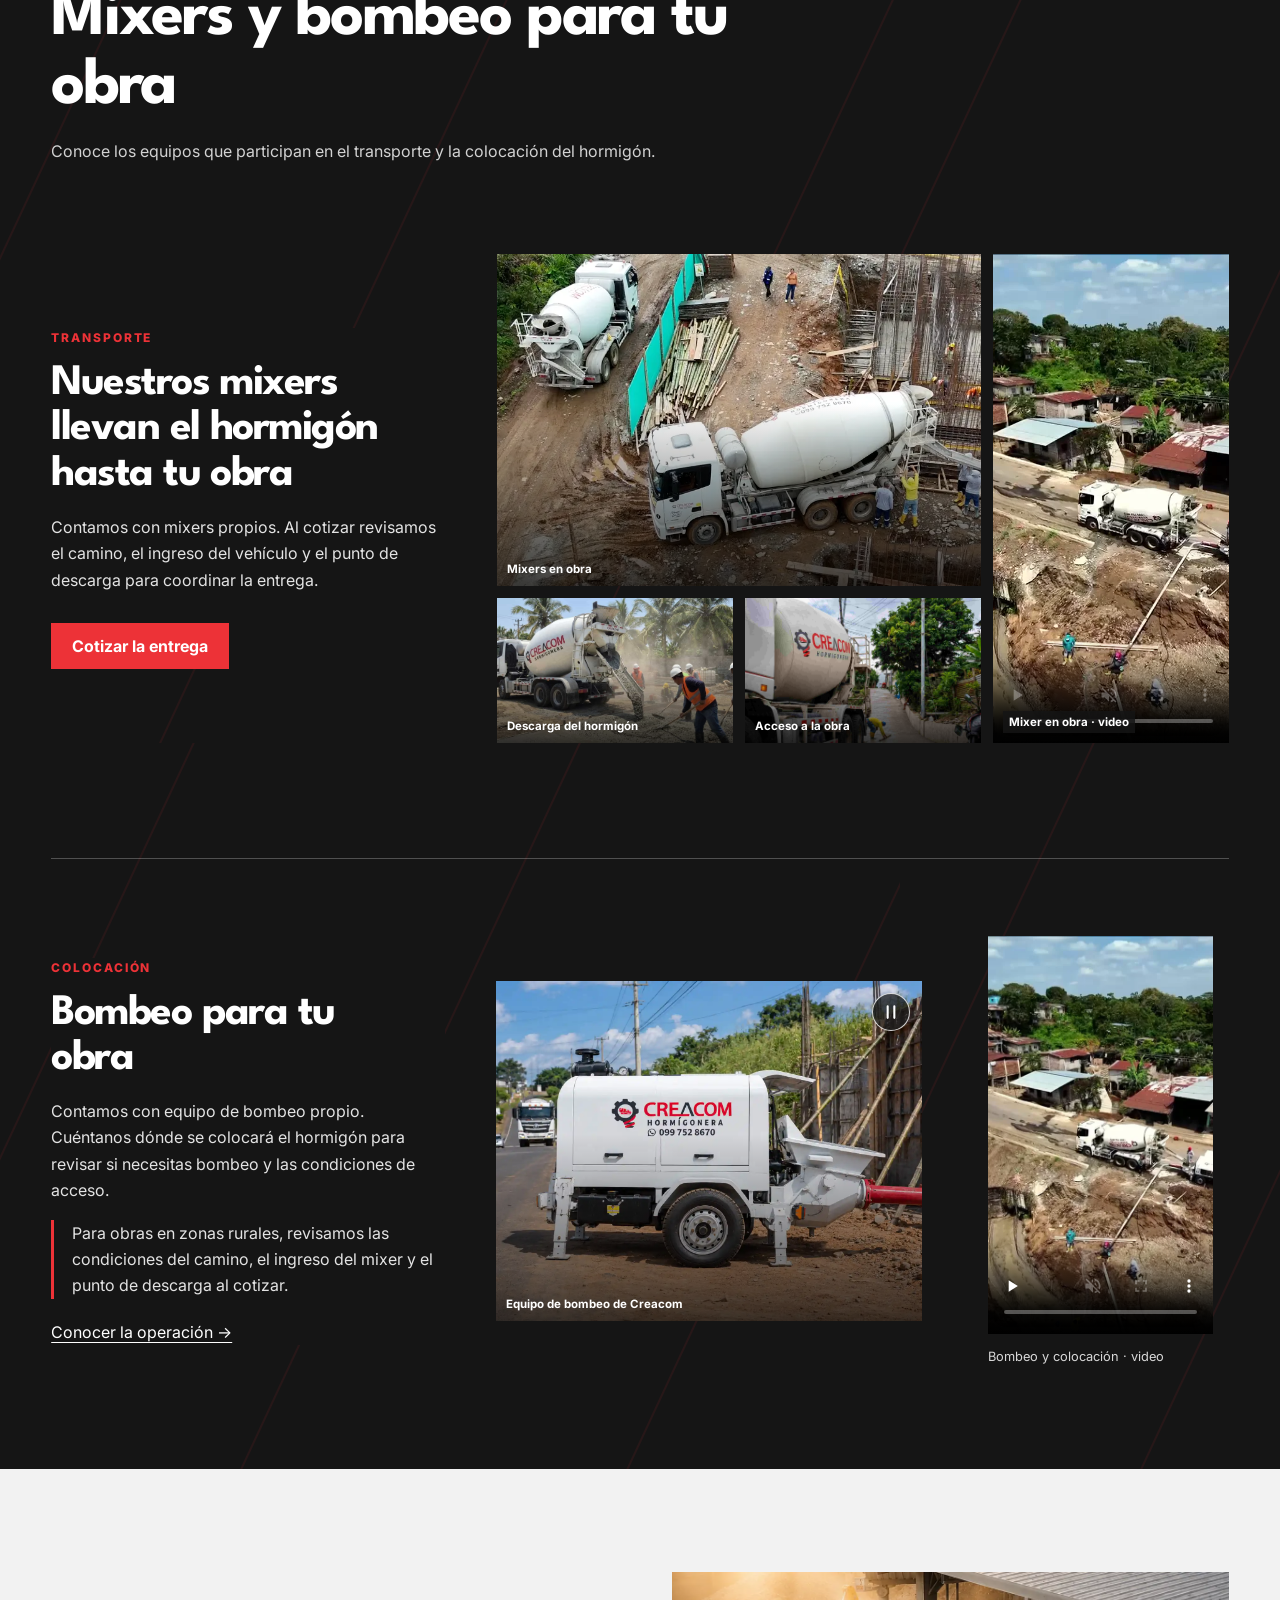
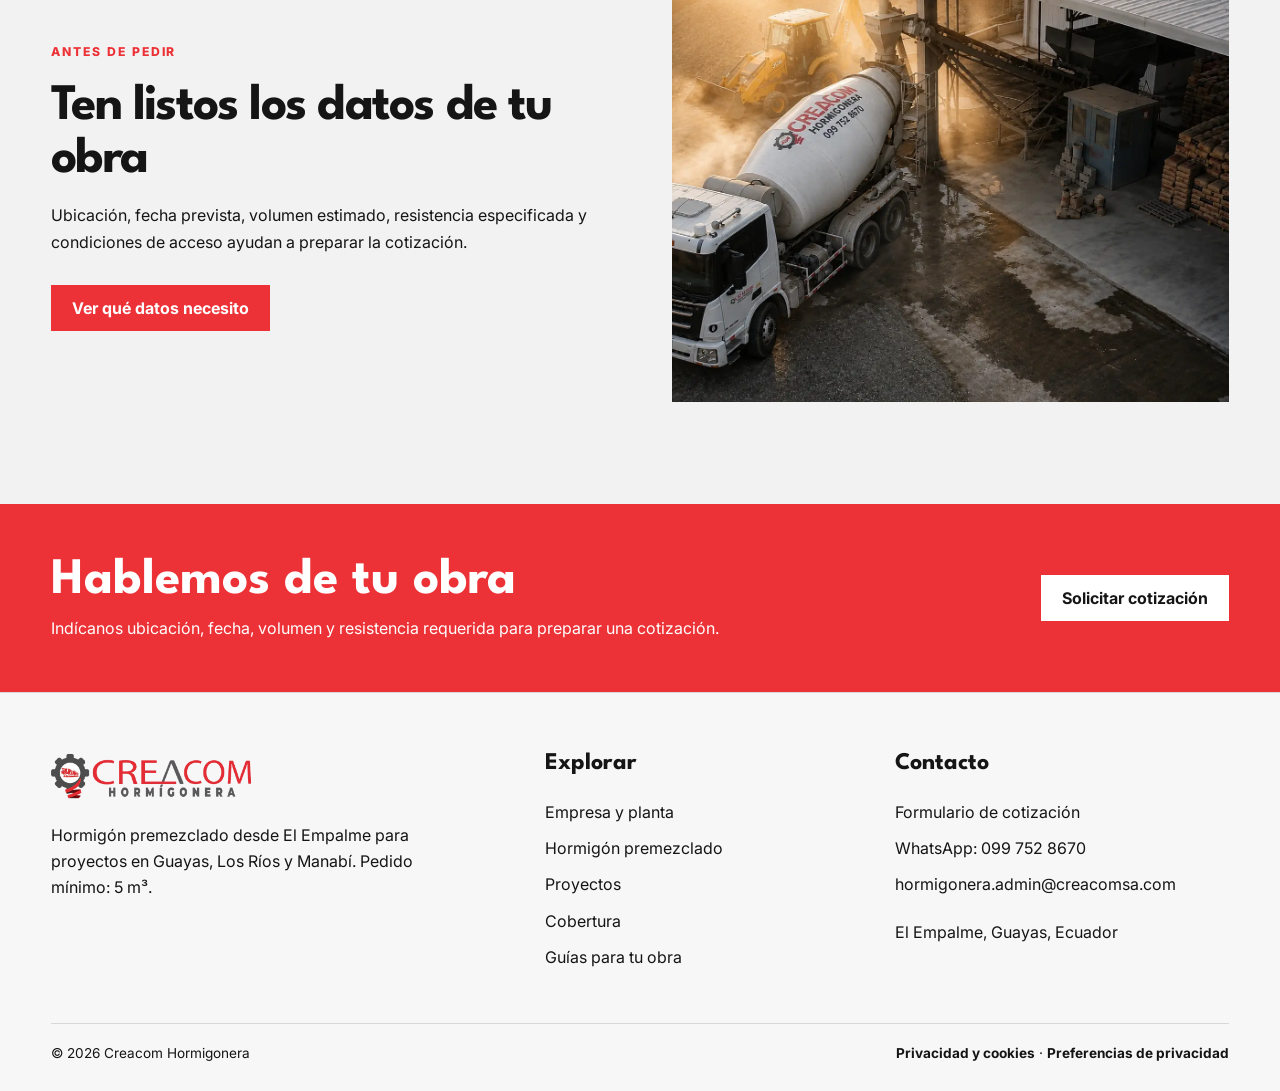
<file: hormigon-premezclado/index.html>
<!doctype html><html lang="es"><head><meta charset="utf-8"><meta name="viewport" content="width=device-width, initial-scale=1"><title>Hormigón premezclado H-180, H-210, H-240 y H-280 | Creacom</title><meta name="description" content="Hormigón premezclado H-180, H-210, H-240 y H-280 desde El Empalme. Pedido mínimo de 5 m³ y equipos propios para obras en Guayas, Los Ríos y Manabí."><link rel="canonical" href="https://creahormigonera.com/hormigon-premezclado/"><link rel="icon" href="/favicon.png" type="image/png"><link rel="preconnect" href="https://fonts.googleapis.com"><link rel="preconnect" href="https://fonts.gstatic.com" crossorigin><link href="https://fonts.googleapis.com/css2?family=Inter:wght@400;500;600;700&family=League+Spartan:wght@600;700;800&display=swap" rel="stylesheet"><link rel="stylesheet" href="/styles/editorial.css"><script defer src="/js/privacy-consent.js"></script></head><body>
<a class="skip" href="#contenido">Saltar al contenido</a><header class="site-header"><div class="wrap site-header__inner"><a class="site-logo" href="/" aria-label="Creacom Hormigonera, Inicio"><img src="/imagenes/creahormigoneralogo.png" alt="Creacom Hormigonera" loading="eager" fetchpriority="high"></a><nav class="site-nav" aria-label="Navegación principal"><a href="/">Inicio</a><a href="/empresa/">Empresa</a><a href="/hormigon-premezclado/" aria-current="page">Hormigón</a><a href="/proyectos/">Proyectos</a><a href="/cobertura/">Cobertura</a><a href="/guias/">Guías</a></nav><a class="site-action" href="/cotizar/">Cotizar</a><details class="mobile-menu"><summary><span>Menú</span><span class="mobile-menu__icon" aria-hidden="true"><i></i><i></i><i></i></span></summary><nav id="mobile-navigation" aria-label="Navegación móvil"><a href="/">Inicio</a><a href="/empresa/">Empresa</a><a href="/hormigon-premezclado/" aria-current="page">Hormigón</a><a href="/proyectos/">Proyectos</a><a href="/cobertura/">Cobertura</a><a href="/guias/">Guías</a><a class="mobile-menu__action" href="/cotizar/">Cotizar</a><div class="mobile-menu__socials" aria-label="Síguenos en redes sociales"><a href="https://www.facebook.com/profile.php?id=61587575957183&amp;locale=es_LA" target="_blank" rel="noopener noreferrer" aria-label="Facebook"><svg viewBox="0 0 24 24" aria-hidden="true"><path d="M13.4 21v-8h2.7l.4-3.1h-3.1V8c0-.9.3-1.6 1.6-1.6h1.7V3.6c-.3 0-1.4-.1-2.6-.1-2.6 0-4.3 1.6-4.3 4.5v1.9H7v3.1h2.8v8h3.6z"/></svg></a><a href="https://www.instagram.com/creacomhormigonera/" target="_blank" rel="noopener noreferrer" aria-label="Instagram"><svg viewBox="0 0 24 24" aria-hidden="true"><rect x="3.5" y="3.5" width="17" height="17" rx="5"/><circle cx="12" cy="12" r="4"/><circle class="mobile-menu__social-dot" cx="17.6" cy="6.7" r="1"/></svg></a><a href="https://www.tiktok.com/@creacom.hormigonera" target="_blank" rel="noopener noreferrer" aria-label="TikTok"><svg viewBox="0 0 24 24" aria-hidden="true"><path d="M14.2 3h3c.2 1.8 1.2 3.2 3.1 3.8v3.1a8.8 8.8 0 0 1-3.1-1v6.7a6.2 6.2 0 1 1-6.2-6.2c.4 0 .8 0 1.1.1v3.2a3.2 3.2 0 1 0 2.1 3V3z"/></svg></a></div></nav></details></div></header>
<main id="contenido"><section class="product-hero" aria-labelledby="product-title">
  <div class="wrap product-hero__inner"><div class="product-hero__copy">
    <span class="kicker product-hero__kicker">Producto <span aria-hidden="true">/</span> <span>Hormigón premezclado</span></span>
    <h1 id="product-title">La mezcla que <br><span>impulsa tu obra</span></h1>
    <p>Hormigón premezclado, mixers propios y bombeo para obras en Guayas, Los Ríos y Manabí.</p>
    <a class="button product-hero__cta" href="#resistencias">Ver resistencias <svg aria-hidden="true" focusable="false" xmlns="http://www.w3.org/2000/svg" width="1em" height="1em" viewBox="0 0 24 24"><path fill="none" stroke="#FFFFFF" stroke-linecap="round" stroke-linejoin="round" stroke-width="2" d="M5 12h14m-6 6l6-6m-6-6l6 6"/></svg></a>
    <p class="product-hero__minimum">Pedido mínimo: 5 m³</p>
    <ul class="product-hero__facts" aria-label="Servicio de Creacom Hormigonera">
      <li><svg aria-hidden="true" focusable="false" xmlns="http://www.w3.org/2000/svg" viewBox="0 0 64 48" fill="none" stroke="#ED3237" stroke-width="2.2" stroke-linecap="round" stroke-linejoin="round">
  <path d="M4 35V23h9l7 10v5H4v-3m2-9h6l4 6H6m14 6h39v-7h-8M22 31h29"/>
  <path d="m23 13 13-5 13 6-1 11-12 5-12-6-3-7 2-4Z"/>
  <path d="M26 12c-1 6 2 13 7 17m4-20c-1 6 3 14 10 17m2-10 6-3 3 9-7 5m5-5 5 8"/>
  <circle cx="12" cy="39" r="4" fill="#fff"/><circle cx="39" cy="39" r="4" fill="#fff"/><circle cx="52" cy="39" r="4" fill="#fff"/>
</svg>
<span>Camión<br>mixer</span></li>
      <li><svg aria-hidden="true" focusable="false" xmlns="http://www.w3.org/2000/svg" viewBox="0 0 48 48" fill="none" stroke="#ED3237" stroke-width="2.4" stroke-linecap="round" stroke-linejoin="round">
  <path d="M24 43s-13-11-13-23a13 13 0 0 1 26 0c0 12-13 23-13 23Z"/>
  <circle cx="24" cy="20" r="5"/>
  <path d="M7 10a21 21 0 0 1 5-5M41 10a21 21 0 0 0-5-5"/>
</svg>
<span>Monitoreo<br>del mixer</span></li>
      <li><svg aria-hidden="true" focusable="false" xmlns="http://www.w3.org/2000/svg" viewBox="0 0 64 48" fill="none" stroke="#ED3237" stroke-width="2.2" stroke-linecap="round" stroke-linejoin="round">
  <path d="M4 36V25h10l6 8v5H4m3-10h6l4 6H7m13 4h38v-9H34m-10 0h10v9m-5-9v-7"/>
  <path d="m29 22 9-15 14 9-6 11M31 23l8-12 10 6-5 8m8-9 7 3v14"/>
  <circle cx="38" cy="8" r="2" fill="#fff"/><circle cx="51" cy="17" r="2" fill="#fff"/>
  <circle cx="12" cy="39" r="4" fill="#fff"/><circle cx="43" cy="39" r="4" fill="#fff"/><path d="M25 38v5m-4 0h8m27-5v5m-4 0h8"/>
</svg>
<span>Bombeo<br>incluido</span></li>
    </ul>
  </div><div class="product-hero__visual">
    <div class="product-hero__media"><img src="/imagenes/imagenes-hormigon/Hero_Creacom_Hormigonera.webp" alt="Mixer de Creacom junto a la planta y personal trabajando en obra" width="1672" height="941" loading="eager" fetchpriority="high"></div>
    <ul class="product-hero__proof" aria-label="Datos de nuestro servicio">
      <li><svg aria-hidden="true" focusable="false" xmlns="http://www.w3.org/2000/svg" width="1em" height="1em" viewBox="0 0 24 24"><g fill="none" stroke="#ED3237" stroke-linecap="round" stroke-linejoin="round" stroke-width="2"><path d="M9 11a3 3 0 1 0 6 0a3 3 0 0 0-6 0"/><path d="M17.657 16.657L13.414 20.9a2 2 0 0 1-2.827 0l-4.244-4.243a8 8 0 1 1 11.314 0"/></g></svg><span>Planta en<br>El Empalme</span></li>
      <li><svg aria-hidden="true" focusable="false" xmlns="http://www.w3.org/2000/svg" width="1em" height="1em" viewBox="0 0 24 24"><path fill="none" stroke="#ED3237" stroke-linecap="round" stroke-linejoin="round" stroke-width="2" d="M3 19a2 2 0 1 0 4 0a2 2 0 0 0-4 0M19 7a2 2 0 1 0 0-4a2 2 0 0 0 0 4m-8 12h5.5a3.5 3.5 0 0 0 0-7h-8a3.5 3.5 0 0 1 0-7H13"/></svg><span>Atención en<br>tres provincias</span></li>
      <li><svg aria-hidden="true" focusable="false" xmlns="http://www.w3.org/2000/svg" viewBox="0 0 64 64" fill="none" stroke="#ED3237" stroke-width="2.5" stroke-linecap="round" stroke-linejoin="round"><path d="M17 24c0-9 5-16 12-17V4h6v3c7 1 12 8 12 17M14 25h36M29 7v9M35 7v9M19 27c0 12 6 19 13 19s13-7 13-19M25 43v6l7 7 7-7v-6M25 48c-10 1-17 5-17 12h48c0-7-7-11-17-12M20 53l-2 7M44 53l2 7"/></svg>
<span>Equipo técnico<br>para tu proyecto</span></li>
    </ul>
  </div></div>
</section><div class="wrap crumb"><a href="/">Inicio</a> / Hormigón premezclado</div><section class="section product-options"><div class="wrap"><div class="section-head" id="resistencias"><div><span class="eyebrow">Resistencias</span><h2>Cuatro opciones presentes en nuestra oferta</h2></div><p>Aplicaciones orientativas para conversar sobre tu proyecto.</p></div><div class="product-grid"><article class="tile product-tile"><img src="/imagenes/mixerdespachandoBalzarH-180Creacom.jpg" alt="Equipo de Creacom Hormigonera durante un despacho" loading="lazy"><div class="tile__body"><span class="eyebrow-red">H-180</span><h3>Contrapisos</h3><p>Para contrapisos y superficies de nivelación.</p><a href="/cotizar/">Consultar H-180</a></div></article><article class="tile product-tile"><img src="/imagenes/HormigoneraQuevedoH-210.jpg" alt="Equipo de Creacom Hormigonera durante un despacho" loading="lazy"><div class="tile__body"><span class="eyebrow-red">H-210</span><h3>Pisos</h3><p>Para pisos, según las especificaciones de la obra.</p><a href="/cotizar/">Consultar H-210</a></div></article><article class="tile product-tile"><img src="/imagenes/hormigonenbalzarH-240.jpg" alt="Equipo de Creacom Hormigonera durante un despacho" loading="lazy"><div class="tile__body"><span class="eyebrow-red">H-240</span><h3>Losas y muros</h3><p>Para losas y muros, según el proyecto.</p><a href="/cotizar/">Consultar H-240</a></div></article><article class="tile product-tile"><img src="/imagenes/mixer3.jpg" alt="Equipo de Creacom Hormigonera durante un despacho" loading="lazy"><div class="tile__body"><span class="eyebrow-red">H-280</span><h3>Pavimentación de calzadas</h3><p>Para pavimentación de calzadas.</p><a href="/cotizar/">Consultar H-280</a></div></article></div></div></section><section class="section section--dark product-delivery"><div class="wrap"><div class="product-delivery__heading"><span class="eyebrow">Entrega y colocación</span><h2>Mixers y bombeo para tu obra</h2><p>Conoce los equipos que participan en el transporte y la colocación del hormigón.</p></div>
        <div class="operation-pane operation-pane--mixers" id="mixers"><div class="operation-pane__copy" data-operation-reveal><span class="operation-pane__label">Transporte</span><h3>Nuestros mixers llevan el hormigón hasta tu obra</h3><p>Contamos con mixers propios. Al cotizar revisamos el camino, el ingreso del vehículo y el punto de descarga para coordinar la entrega.</p><a class="button" href="/cotizar/">Cotizar la entrega</a></div>
          <div class="mixer-gallery" aria-label="Mixers de Creacom en planta y obra"><figure class="mixer-gallery__wide" data-operation-reveal><img src="/imagenes/imagenes-hormigon/obra-san-luis.webp" alt="Vista aérea de mixers de Creacom en el acceso y punto de descarga de una obra" width="778" height="1390" loading="lazy"><figcaption>Mixers en obra</figcaption></figure><figure data-operation-reveal><img src="/imagenes/mixerdespachandoBalzarH-180Creacom.jpg" alt="Mixer de Creacom descargando hormigón junto al personal" width="1376" height="768" loading="lazy"><figcaption>Descarga del hormigón</figcaption></figure><figure data-operation-reveal><img src="/imagenes/hormigonera-2.jpg" alt="Mixer de Creacom junto al acceso de una obra" width="2048" height="2048" loading="lazy"><figcaption>Acceso a la obra</figcaption></figure><figure class="mixer-gallery__video" data-operation-reveal><video data-visible-video controls muted loop playsinline preload="none" width="480" height="848" poster="/imagenes/hormigon/mixer-en-obra.webp" aria-label="Video aéreo de un mixer de Creacom en obra"><source src="/imagenes/hormigon/mixer-en-obra.mp4" type="video/mp4">Tu navegador no puede reproducir este video.</video><figcaption>Mixer en obra · video</figcaption></figure></div></div>
        <div class="operation-pane operation-pane--bombeo" id="bombeo"><div class="operation-pane__copy" data-operation-reveal><span class="operation-pane__label">Colocación</span><h3>Bombeo para tu obra</h3><p>Contamos con equipo de bombeo propio. Cuéntanos dónde se colocará el hormigón para revisar si necesitas bombeo y las condiciones de acceso.</p><p class="product-delivery__access">Para obras en zonas rurales, revisamos las condiciones del camino, el ingreso del mixer y el punto de descarga al cotizar.</p><a class="product-delivery__link" href="/empresa/#proceso">Conocer la operación →</a></div><figure class="bombeo-photo" data-operation-reveal><img class="is-active" data-bombeo-slide src="/imagenes/imagenes-hormigon/bomba1.webp" alt="" width="1448" height="1086" loading="lazy"><img data-bombeo-slide src="/imagenes/imagenes-hormigon/bomba3.webp" alt="" width="1498" height="1000" loading="lazy"><button class="bombeo-photo__toggle" type="button" data-bombeo-toggle aria-label="Pausar cambio de imágenes" aria-pressed="false"><svg aria-hidden="true" viewBox="0 0 24 24" fill="none" stroke="currentColor" stroke-width="2.5" stroke-linecap="round"><path d="M8 5v14M16 5v14"/></svg></button><figcaption>Equipo de bombeo de Creacom</figcaption></figure><figure class="delivery-video" data-operation-reveal><video data-visible-video controls muted loop playsinline preload="none" width="480" height="848" poster="/imagenes/hormigon/entrega-en-obra.webp" aria-label="Video de mixer, bombeo y colocación de hormigón en obra"><source src="/imagenes/hormigon/entrega-en-obra.mp4" type="video/mp4">Tu navegador no puede reproducir este video.</video><figcaption>Bombeo y colocación · video</figcaption></figure></div></div></section><section class="section section--mist product-prep"><div class="wrap"><div class="split"><div><span class="eyebrow">Antes de pedir</span><h2>Ten listos los datos de tu obra</h2><p>Ubicación, fecha prevista, volumen estimado, resistencia especificada y condiciones de acceso ayudan a preparar la cotización.</p><a class="button" href="/guias/datos-para-cotizar-hormigon/">Ver qué datos necesito</a></div><img src="/imagenes/imagenes-empresa/planta-hormigon-premezclado.webp" alt="Vista aérea de un mixer de Creacom junto a la planta" loading="lazy"></div></div></section></main><section class="cta-band"><div class="wrap"><div><h2>Hablemos de tu obra</h2><p>Indícanos ubicación, fecha, volumen y resistencia requerida para preparar una cotización.</p></div><a class="button" href="/cotizar/">Solicitar cotización</a></div></section>
<footer class="site-footer"><div class="wrap"><div class="site-footer__grid"><div><img src="/imagenes/creahormigoneralogo.png" alt="Creacom Hormigonera" loading="lazy"><p>Hormigón premezclado desde El Empalme para proyectos en Guayas, Los Ríos y Manabí. Pedido mínimo: 5 m³.</p></div><div><h2>Explorar</h2><a href="/empresa/">Empresa y planta</a><a href="/hormigon-premezclado/">Hormigón premezclado</a><a href="/proyectos/">Proyectos</a><a href="/cobertura/">Cobertura</a><a href="/guias/">Guías para tu obra</a></div><div><h2>Contacto</h2><a href="/cotizar/">Formulario de cotización</a><a href="https://wa.me/593997528670">WhatsApp: 099 752 8670</a><a href="mailto:hormigonera.admin@creacomsa.com">hormigonera.admin@creacomsa.com</a><p>El Empalme, Guayas, Ecuador</p></div></div><div class="site-footer__bottom"><span>© 2026 Creacom Hormigonera</span><span><a href="/privacidad/">Privacidad y cookies</a> · <a href="#" data-privacy-settings>Preferencias de privacidad</a></span></div></div></footer><script defer src="/js/bombeo-gallery.js"></script><script defer src="/js/video-visible.js"></script><script defer src="/js/site-motion.js"></script></body></html>
</file>
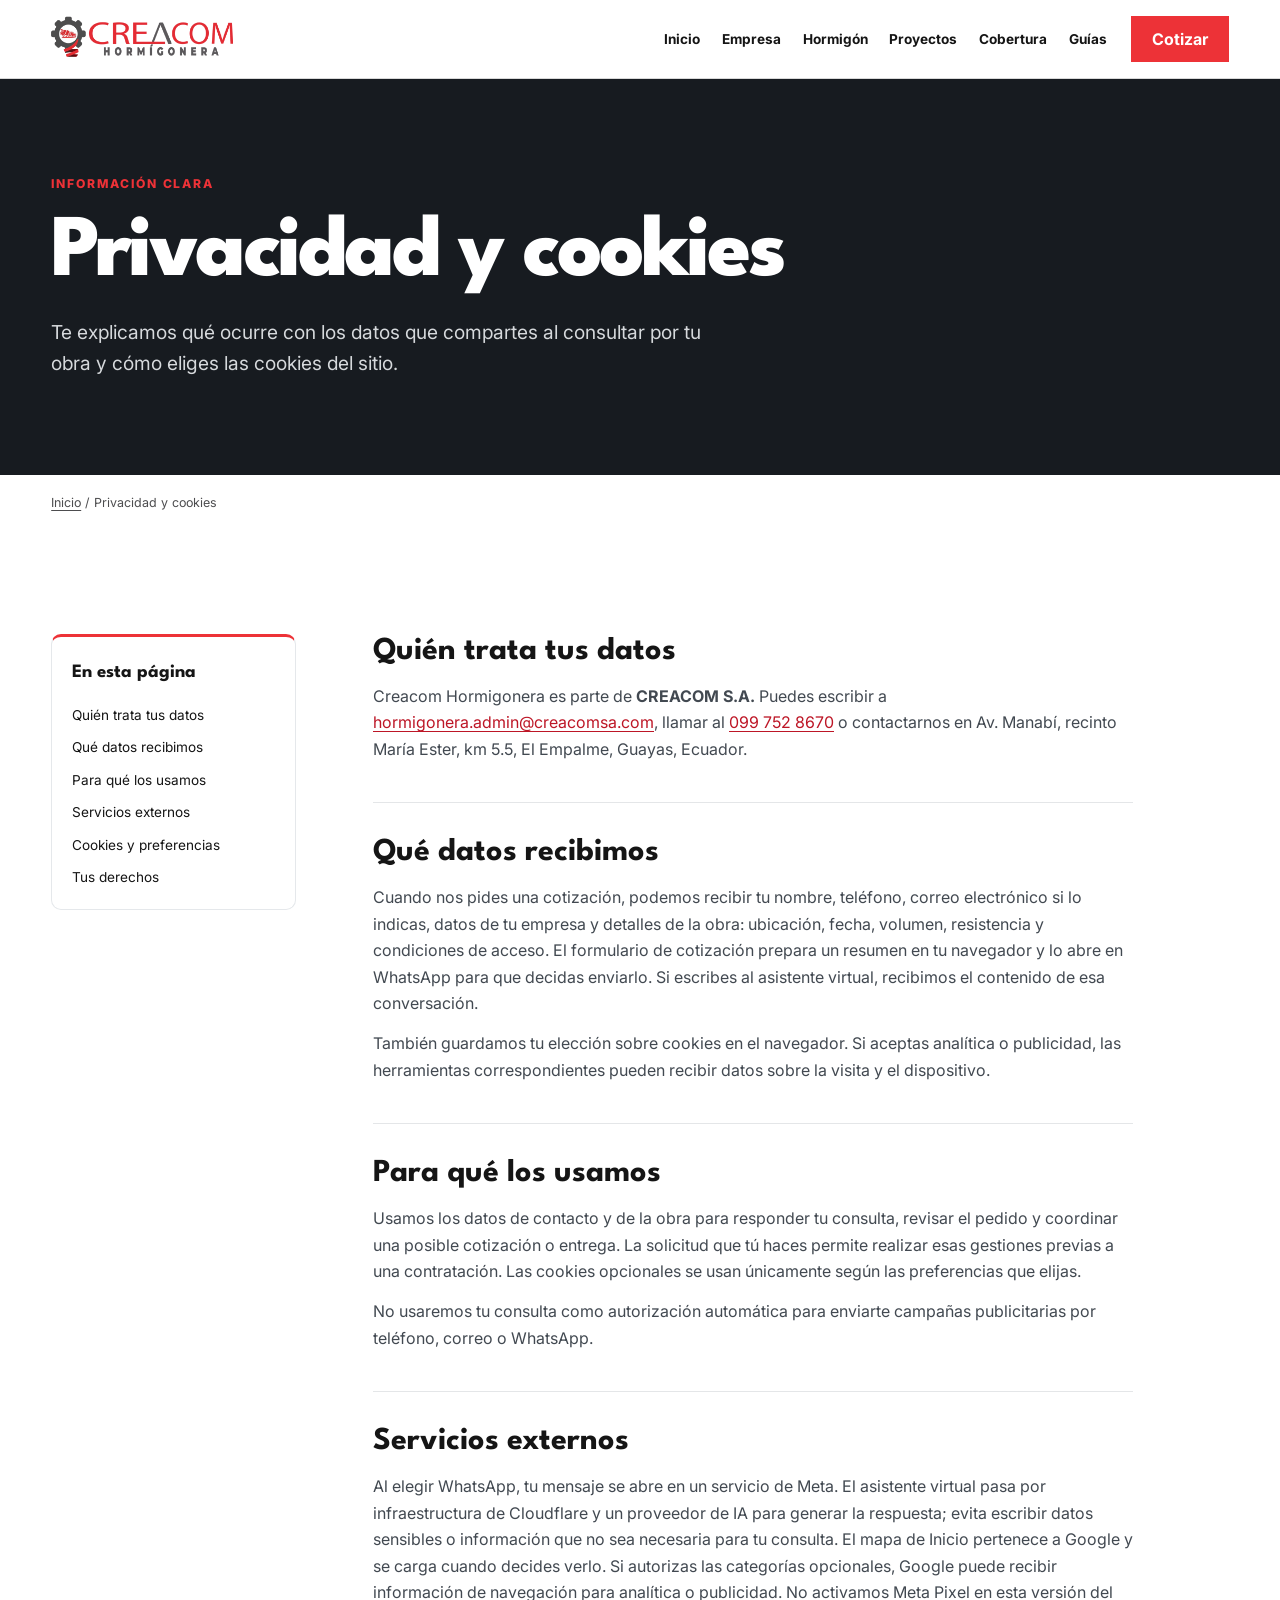
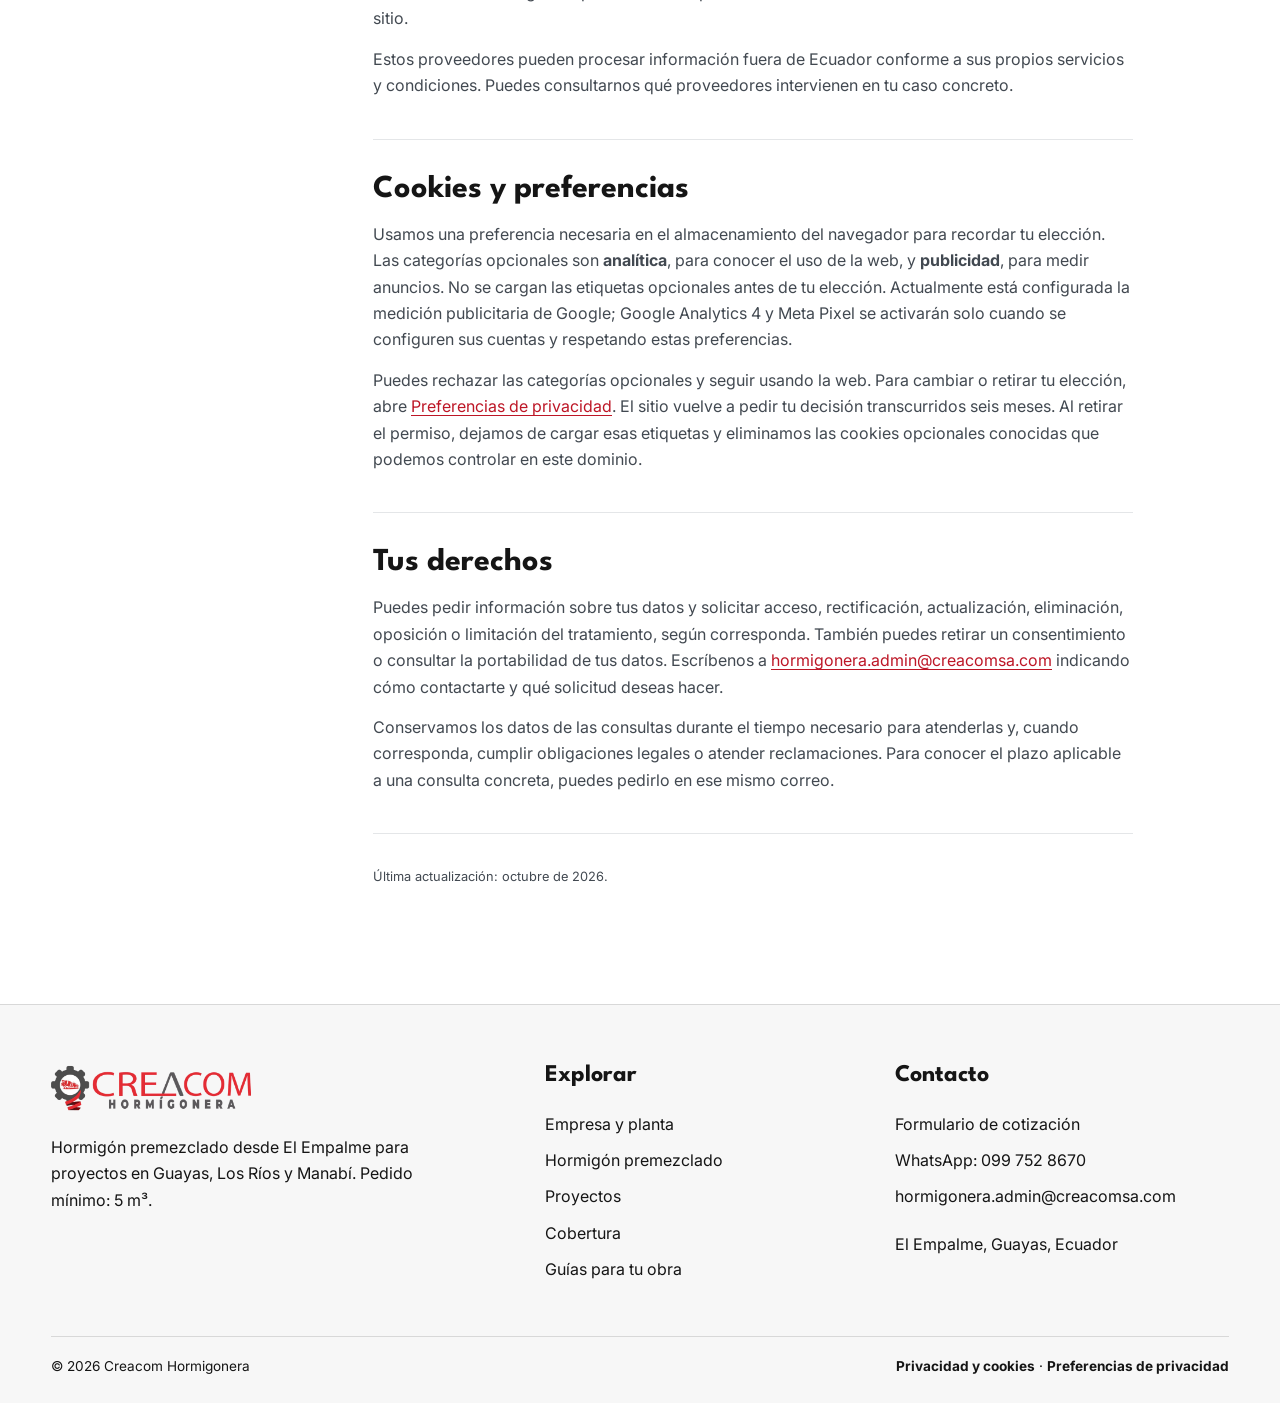
<file: privacidad/index.html>
<!doctype html><html lang="es"><head><meta charset="utf-8"><meta name="viewport" content="width=device-width, initial-scale=1"><title>Privacidad y cookies | Creacom Hormigonera</title><meta name="description" content="Conoce cómo Creacom Hormigonera trata los datos de contacto, las consultas y las preferencias de cookies del sitio."><link rel="canonical" href="https://creahormigonera.com/privacidad/"><link rel="icon" href="/favicon.png" type="image/png"><link rel="preconnect" href="https://fonts.googleapis.com"><link rel="preconnect" href="https://fonts.gstatic.com" crossorigin><link href="https://fonts.googleapis.com/css2?family=Inter:wght@400;500;600;700&family=League+Spartan:wght@600;700;800&display=swap" rel="stylesheet"><link rel="stylesheet" href="/styles/editorial.css"><script defer src="/js/privacy-consent.js"></script></head><body>
<a class="skip" href="#contenido">Saltar al contenido</a><header class="site-header"><div class="wrap site-header__inner"><a class="site-logo" href="/" aria-label="Creacom Hormigonera, Inicio"><img src="/imagenes/creahormigoneralogo.png" alt="Creacom Hormigonera" loading="eager" fetchpriority="high"></a><nav class="site-nav" aria-label="Navegación principal"><a href="/">Inicio</a><a href="/empresa/">Empresa</a><a href="/hormigon-premezclado/">Hormigón</a><a href="/proyectos/">Proyectos</a><a href="/cobertura/">Cobertura</a><a href="/guias/">Guías</a></nav><a class="site-action" href="/cotizar/">Cotizar</a><details class="mobile-menu"><summary><span>Menú</span><span class="mobile-menu__icon" aria-hidden="true"><i></i><i></i><i></i></span></summary><nav id="mobile-navigation" aria-label="Navegación móvil"><a href="/">Inicio</a><a href="/empresa/">Empresa</a><a href="/hormigon-premezclado/">Hormigón</a><a href="/proyectos/">Proyectos</a><a href="/cobertura/">Cobertura</a><a href="/guias/">Guías</a><a class="mobile-menu__action" href="/cotizar/">Cotizar</a><div class="mobile-menu__socials" aria-label="Síguenos en redes sociales"><a href="https://www.facebook.com/profile.php?id=61587575957183&amp;locale=es_LA" target="_blank" rel="noopener noreferrer" aria-label="Facebook"><svg viewBox="0 0 24 24" aria-hidden="true"><path d="M13.4 21v-8h2.7l.4-3.1h-3.1V8c0-.9.3-1.6 1.6-1.6h1.7V3.6c-.3 0-1.4-.1-2.6-.1-2.6 0-4.3 1.6-4.3 4.5v1.9H7v3.1h2.8v8h3.6z"/></svg></a><a href="https://www.instagram.com/creacomhormigonera/" target="_blank" rel="noopener noreferrer" aria-label="Instagram"><svg viewBox="0 0 24 24" aria-hidden="true"><rect x="3.5" y="3.5" width="17" height="17" rx="5"/><circle cx="12" cy="12" r="4"/><circle class="mobile-menu__social-dot" cx="17.6" cy="6.7" r="1"/></svg></a><a href="https://www.tiktok.com/@creacom.hormigonera" target="_blank" rel="noopener noreferrer" aria-label="TikTok"><svg viewBox="0 0 24 24" aria-hidden="true"><path d="M14.2 3h3c.2 1.8 1.2 3.2 3.1 3.8v3.1a8.8 8.8 0 0 1-3.1-1v6.7a6.2 6.2 0 1 1-6.2-6.2c.4 0 .8 0 1.1.1v3.2a3.2 3.2 0 1 0 2.1 3V3z"/></svg></a></div></nav></details></div></header>
<main id="contenido"><section class="privacy-page-hero"><div class="wrap"><span class="kicker">Información clara</span><h1>Privacidad y cookies</h1><p>Te explicamos qué ocurre con los datos que compartes al consultar por tu obra y cómo eliges las cookies del sitio.</p></div></section><div class="wrap crumb"><a href="/">Inicio</a> / Privacidad y cookies</div>
      <section class="section privacy-page"><div class="wrap privacy-page__layout"><nav class="privacy-page__index" aria-label="Contenido de esta página"><strong>En esta página</strong><a href="#responsable">Quién trata tus datos</a><a href="#datos">Qué datos recibimos</a><a href="#uso">Para qué los usamos</a><a href="#terceros">Servicios externos</a><a href="#cookies">Cookies y preferencias</a><a href="#derechos">Tus derechos</a></nav><div class="privacy-page__content">
        <section id="responsable"><h2>Quién trata tus datos</h2><p>Creacom Hormigonera es parte de <strong>CREACOM S.A.</strong> Puedes escribir a <a href="mailto:hormigonera.admin@creacomsa.com">hormigonera.admin@creacomsa.com</a>, llamar al <a href="tel:+593997528670">099 752 8670</a> o contactarnos en Av. Manabí, recinto María Ester, km 5.5, El Empalme, Guayas, Ecuador.</p></section>
        <section id="datos"><h2>Qué datos recibimos</h2><p>Cuando nos pides una cotización, podemos recibir tu nombre, teléfono, correo electrónico si lo indicas, datos de tu empresa y detalles de la obra: ubicación, fecha, volumen, resistencia y condiciones de acceso. El formulario de cotización prepara un resumen en tu navegador y lo abre en WhatsApp para que decidas enviarlo. Si escribes al asistente virtual, recibimos el contenido de esa conversación.</p><p>También guardamos tu elección sobre cookies en el navegador. Si aceptas analítica o publicidad, las herramientas correspondientes pueden recibir datos sobre la visita y el dispositivo.</p></section>
        <section id="uso"><h2>Para qué los usamos</h2><p>Usamos los datos de contacto y de la obra para responder tu consulta, revisar el pedido y coordinar una posible cotización o entrega. La solicitud que tú haces permite realizar esas gestiones previas a una contratación. Las cookies opcionales se usan únicamente según las preferencias que elijas.</p><p>No usaremos tu consulta como autorización automática para enviarte campañas publicitarias por teléfono, correo o WhatsApp.</p></section>
        <section id="terceros"><h2>Servicios externos</h2><p>Al elegir WhatsApp, tu mensaje se abre en un servicio de Meta. El asistente virtual pasa por infraestructura de Cloudflare y un proveedor de IA para generar la respuesta; evita escribir datos sensibles o información que no sea necesaria para tu consulta. El mapa de Inicio pertenece a Google y se carga cuando decides verlo. Si autorizas las categorías opcionales, Google puede recibir información de navegación para analítica o publicidad. No activamos Meta Pixel en esta versión del sitio.</p><p>Estos proveedores pueden procesar información fuera de Ecuador conforme a sus propios servicios y condiciones. Puedes consultarnos qué proveedores intervienen en tu caso concreto.</p></section>
        <section id="cookies"><h2>Cookies y preferencias</h2><p>Usamos una preferencia necesaria en el almacenamiento del navegador para recordar tu elección. Las categorías opcionales son <strong>analítica</strong>, para conocer el uso de la web, y <strong>publicidad</strong>, para medir anuncios. No se cargan las etiquetas opcionales antes de tu elección. Actualmente está configurada la medición publicitaria de Google; Google Analytics 4 y Meta Pixel se activarán solo cuando se configuren sus cuentas y respetando estas preferencias.</p><p>Puedes rechazar las categorías opcionales y seguir usando la web. Para cambiar o retirar tu elección, abre <a href="#" data-privacy-settings>Preferencias de privacidad</a>. El sitio vuelve a pedir tu decisión transcurridos seis meses. Al retirar el permiso, dejamos de cargar esas etiquetas y eliminamos las cookies opcionales conocidas que podemos controlar en este dominio.</p></section>
        <section id="derechos"><h2>Tus derechos</h2><p>Puedes pedir información sobre tus datos y solicitar acceso, rectificación, actualización, eliminación, oposición o limitación del tratamiento, según corresponda. También puedes retirar un consentimiento o consultar la portabilidad de tus datos. Escríbenos a <a href="mailto:hormigonera.admin@creacomsa.com">hormigonera.admin@creacomsa.com</a> indicando cómo contactarte y qué solicitud deseas hacer.</p><p>Conservamos los datos de las consultas durante el tiempo necesario para atenderlas y, cuando corresponda, cumplir obligaciones legales o atender reclamaciones. Para conocer el plazo aplicable a una consulta concreta, puedes pedirlo en ese mismo correo.</p></section>
        <p class="privacy-page__updated">Última actualización: octubre de 2026.</p>
      </div></div></section></main>
<footer class="site-footer"><div class="wrap"><div class="site-footer__grid"><div><img src="/imagenes/creahormigoneralogo.png" alt="Creacom Hormigonera" loading="lazy"><p>Hormigón premezclado desde El Empalme para proyectos en Guayas, Los Ríos y Manabí. Pedido mínimo: 5 m³.</p></div><div><h2>Explorar</h2><a href="/empresa/">Empresa y planta</a><a href="/hormigon-premezclado/">Hormigón premezclado</a><a href="/proyectos/">Proyectos</a><a href="/cobertura/">Cobertura</a><a href="/guias/">Guías para tu obra</a></div><div><h2>Contacto</h2><a href="/cotizar/">Formulario de cotización</a><a href="https://wa.me/593997528670">WhatsApp: 099 752 8670</a><a href="mailto:hormigonera.admin@creacomsa.com">hormigonera.admin@creacomsa.com</a><p>El Empalme, Guayas, Ecuador</p></div></div><div class="site-footer__bottom"><span>© 2026 Creacom Hormigonera</span><span><a href="/privacidad/">Privacidad y cookies</a> · <a href="#" data-privacy-settings>Preferencias de privacidad</a></span></div></div></footer><script defer src="/js/site-motion.js"></script></body></html>
</file>
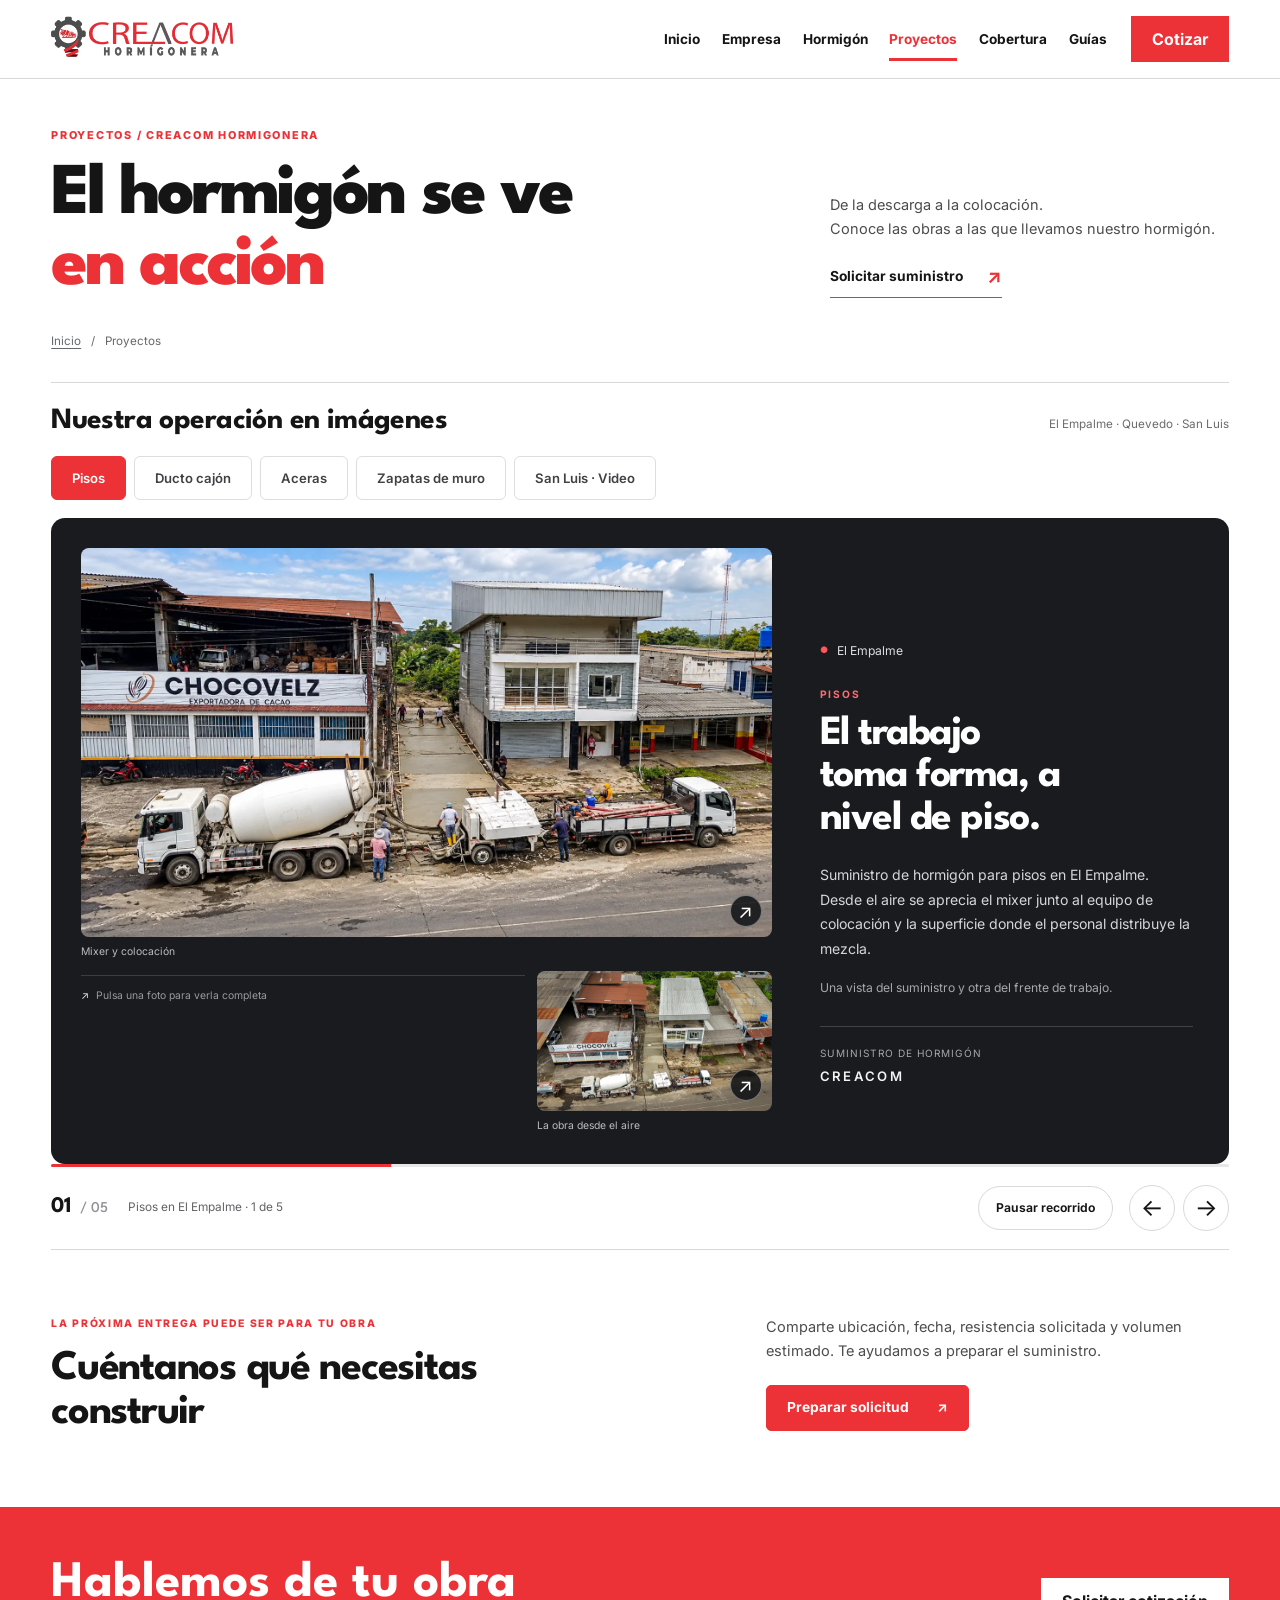
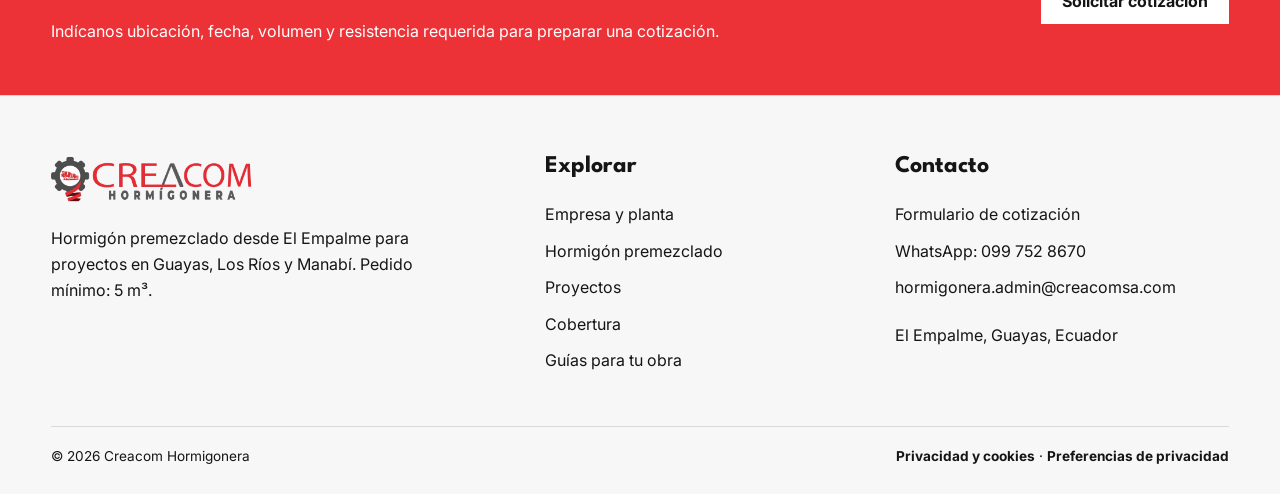
<file: proyectos/index.html>
<!doctype html><html lang="es"><head><meta charset="utf-8"><meta name="viewport" content="width=device-width, initial-scale=1"><title>Trabajos y despachos de hormigón | Creacom Hormigonera</title><meta name="description" content="Galería de fotografías de la planta, equipos, personal y despachos de Creacom Hormigonera."><link rel="canonical" href="https://creahormigonera.com/proyectos/"><link rel="icon" href="/favicon.png" type="image/png"><link rel="preconnect" href="https://fonts.googleapis.com"><link rel="preconnect" href="https://fonts.gstatic.com" crossorigin><link href="https://fonts.googleapis.com/css2?family=Inter:wght@400;500;600;700&family=League+Spartan:wght@600;700;800&display=swap" rel="stylesheet"><link rel="stylesheet" href="/styles/editorial.css"><script defer src="/js/privacy-consent.js"></script><link rel="stylesheet" href="/styles/proyectos.css"></head><body>
<a class="skip" href="#contenido">Saltar al contenido</a><header class="site-header"><div class="wrap site-header__inner"><a class="site-logo" href="/" aria-label="Creacom Hormigonera, Inicio"><img src="/imagenes/creahormigoneralogo.png" alt="Creacom Hormigonera" loading="eager" fetchpriority="high"></a><nav class="site-nav" aria-label="Navegación principal"><a href="/">Inicio</a><a href="/empresa/">Empresa</a><a href="/hormigon-premezclado/">Hormigón</a><a href="/proyectos/" aria-current="page">Proyectos</a><a href="/cobertura/">Cobertura</a><a href="/guias/">Guías</a></nav><a class="site-action" href="/cotizar/">Cotizar</a><details class="mobile-menu"><summary><span>Menú</span><span class="mobile-menu__icon" aria-hidden="true"><i></i><i></i><i></i></span></summary><nav id="mobile-navigation" aria-label="Navegación móvil"><a href="/">Inicio</a><a href="/empresa/">Empresa</a><a href="/hormigon-premezclado/">Hormigón</a><a href="/proyectos/" aria-current="page">Proyectos</a><a href="/cobertura/">Cobertura</a><a href="/guias/">Guías</a><a class="mobile-menu__action" href="/cotizar/">Cotizar</a><div class="mobile-menu__socials" aria-label="Síguenos en redes sociales"><a href="https://www.facebook.com/profile.php?id=61587575957183&amp;locale=es_LA" target="_blank" rel="noopener noreferrer" aria-label="Facebook"><svg viewBox="0 0 24 24" aria-hidden="true"><path d="M13.4 21v-8h2.7l.4-3.1h-3.1V8c0-.9.3-1.6 1.6-1.6h1.7V3.6c-.3 0-1.4-.1-2.6-.1-2.6 0-4.3 1.6-4.3 4.5v1.9H7v3.1h2.8v8h3.6z"/></svg></a><a href="https://www.instagram.com/creacomhormigonera/" target="_blank" rel="noopener noreferrer" aria-label="Instagram"><svg viewBox="0 0 24 24" aria-hidden="true"><rect x="3.5" y="3.5" width="17" height="17" rx="5"/><circle cx="12" cy="12" r="4"/><circle class="mobile-menu__social-dot" cx="17.6" cy="6.7" r="1"/></svg></a><a href="https://www.tiktok.com/@creacom.hormigonera" target="_blank" rel="noopener noreferrer" aria-label="TikTok"><svg viewBox="0 0 24 24" aria-hidden="true"><path d="M14.2 3h3c.2 1.8 1.2 3.2 3.1 3.8v3.1a8.8 8.8 0 0 1-3.1-1v6.7a6.2 6.2 0 1 1-6.2-6.2c.4 0 .8 0 1.1.1v3.2a3.2 3.2 0 1 0 2.1 3V3z"/></svg></a></div></nav></details></div></header>
<main id="contenido"><div class="projects-page">
    <header class="projects-intro wrap">
      <div><span class="eyebrow">Proyectos / Creacom Hormigonera</span><h1>El hormigón se ve <span>en acción</span></h1></div>
      <div class="projects-intro__aside"><p>De la descarga a la colocación.<br>Conoce las obras a las que llevamos nuestro hormigón.</p><a href="/cotizar/">Solicitar suministro <span aria-hidden="true">↗</span></a></div>
    </header>
    <div class="wrap projects-breadcrumb"><a href="/">Inicio</a><span aria-hidden="true">/</span><span>Proyectos</span></div>
    <section class="project-portfolio wrap" aria-labelledby="portfolio-title" data-project-portfolio>
      <div class="portfolio-heading"><h2 id="portfolio-title">Nuestra operación en imágenes</h2><span>El Empalme · Quevedo · San Luis</span></div>
      <div class="project-selectors" aria-label="Elegir una obra" hidden><button type="button" data-project-select="0" aria-controls="project-pisos" aria-pressed="true">Pisos</button><button type="button" data-project-select="1" aria-controls="project-ducto" aria-pressed="false">Ducto cajón</button><button type="button" data-project-select="2" aria-controls="project-aceras" aria-pressed="false">Aceras</button><button type="button" data-project-select="3" aria-controls="project-zapatas" aria-pressed="false">Zapatas de muro</button><button type="button" data-project-select="4" aria-controls="project-san-luis" aria-pressed="false">San Luis · Video</button></div>
      <div class="project-stage" data-project-stage>
        <article class="project-story project-story--landscape" id="project-pisos" data-project-story aria-labelledby="project-title-pisos" data-project-name="Pisos en El Empalme">
          <header class="project-story__heading"><span class="project-location"><span aria-hidden="true">●</span> El Empalme</span><p class="project-story__category">Pisos</p><h3 id="project-title-pisos">El trabajo toma forma, a nivel de piso.</h3></header>
          <div class="project-media project-media--landscape"><figure class="project-photo project-photo--1"><a class="project-photo__open" href="/imagenes/imagenes-proyectos/pisos-El-Empalme-obra.webp" data-project-photo aria-label="Ampliar: Mixer y colocación"><img src="/imagenes/imagenes-proyectos/pisos-El-Empalme-obra.webp" alt="Mixer de Creacom y equipo de colocación junto a un piso en ejecución en El Empalme" width="1600" height="900" loading="eager" fetchpriority="high"><span class="project-photo__expand" aria-hidden="true">↗</span></a><figcaption>Mixer y colocación</figcaption></figure><figure class="project-photo project-photo--2"><a class="project-photo__open" href="/imagenes/imagenes-proyectos/pisos-El-Empalme-vista-aerea.webp" data-project-photo aria-label="Ampliar: La obra desde el aire"><img src="/imagenes/imagenes-proyectos/pisos-El-Empalme-vista-aerea.webp" alt="Vista aérea de la entrega de hormigón para pisos en El Empalme" width="1280" height="764" loading="lazy"><span class="project-photo__expand" aria-hidden="true">↗</span></a><figcaption>La obra desde el aire</figcaption></figure><p class="project-media__note"><span aria-hidden="true">↗</span> Pulsa una foto para verla completa</p></div>
          <div class="project-story__body"><p>Suministro de hormigón para pisos en El Empalme. Desde el aire se aprecia el mixer junto al equipo de colocación y la superficie donde el personal distribuye la mezcla.</p><p class="project-story__detail">Una vista del suministro y otra del frente de trabajo.</p><div class="project-story__credit"><span>Suministro de hormigón</span><strong>CREACOM</strong></div></div>
        </article><article class="project-story project-story--portraits" id="project-ducto" data-project-story aria-labelledby="project-title-ducto" data-project-name="Ducto cajón en El Empalme">
          <header class="project-story__heading"><span class="project-location"><span aria-hidden="true">●</span> El Empalme</span><p class="project-story__category">Ducto cajón</p><h3 id="project-title-ducto">Hormigón para dar forma al ducto.</h3></header>
          <div class="project-media project-media--portraits"><figure class="project-photo project-photo--1"><a class="project-photo__open" href="/imagenes/imagenes-proyectos/obra-ducto_cajon-ElEmpalme.2.webp" data-project-photo aria-label="Ampliar: El frente de trabajo"><img src="/imagenes/imagenes-proyectos/obra-ducto_cajon-ElEmpalme.2.webp" alt="Personal junto al encofrado de un ducto cajón y mixer de Creacom al fondo en El Empalme" width="941" height="1672" loading="lazy"><span class="project-photo__expand" aria-hidden="true">↗</span></a><figcaption>El frente de trabajo</figcaption></figure><figure class="project-photo project-photo--2"><a class="project-photo__open" href="/imagenes/imagenes-proyectos/obra-ducto_cajon-ElEmpalme.webp" data-project-photo aria-label="Ampliar: El acceso del mixer"><img src="/imagenes/imagenes-proyectos/obra-ducto_cajon-ElEmpalme.webp" alt="Mixer de Creacom junto al acceso de la obra del ducto cajón en El Empalme" width="941" height="1672" loading="lazy"><span class="project-photo__expand" aria-hidden="true">↗</span></a><figcaption>El acceso del mixer</figcaption></figure><p class="project-media__note"><span aria-hidden="true">↗</span> Pulsa una foto para verla completa</p></div>
          <div class="project-story__body"><p>Suministro de hormigón para un ducto cajón en El Empalme. Las fotografías muestran el encofrado, al personal en el frente de trabajo y el mixer en el acceso a la obra.</p><p class="project-story__detail">Dos perspectivas de una misma etapa de trabajo.</p><div class="project-story__credit"><span>Suministro de hormigón</span><strong>CREACOM</strong></div></div>
        </article><article class="project-story project-story--single" id="project-aceras" data-project-story aria-labelledby="project-title-aceras" data-project-name="Aceras en El Empalme">
          <header class="project-story__heading"><span class="project-location"><span aria-hidden="true">●</span> El Empalme</span><p class="project-story__category">Aceras</p><h3 id="project-title-aceras">Cada tramo empieza con una entrega.</h3></header>
          <div class="project-media project-media--single"><figure class="project-photo project-photo--1"><a class="project-photo__open" href="/imagenes/imagenes-proyectos/obra-aceras-El-Empalme.webp" data-project-photo aria-label="Ampliar: Descarga para aceras"><img src="/imagenes/imagenes-proyectos/obra-aceras-El-Empalme.webp" alt="Mixer descargando hormigón junto al encofrado de una acera en El Empalme" width="941" height="1672" loading="lazy"><span class="project-photo__expand" aria-hidden="true">↗</span></a><figcaption>Descarga para aceras</figcaption></figure><p class="project-media__note"><span aria-hidden="true">↗</span> Pulsa una foto para verla completa</p></div>
          <div class="project-story__body"><p>Suministro de hormigón para aceras en El Empalme. El mixer descarga junto al encofrado mientras el personal distribuye la mezcla en el tramo de obra.</p><p class="project-story__detail">La descarga, junto al punto de colocación.</p><div class="project-story__credit"><span>Suministro de hormigón</span><strong>CREACOM</strong></div></div>
        </article><article class="project-story project-story--mixed" id="project-zapatas" data-project-story aria-labelledby="project-title-zapatas" data-project-name="Zapatas de muro en Quevedo">
          <header class="project-story__heading"><span class="project-location"><span aria-hidden="true">●</span> Quevedo</span><p class="project-story__category">Zapatas de muro</p><h3 id="project-title-zapatas">El suministro llega a la base de la obra.</h3></header>
          <div class="project-media project-media--mixed"><figure class="project-photo project-photo--1"><a class="project-photo__open" href="/imagenes/imagenes-proyectos/zapatas_de_muro_Quevedo-vista-general.webp" data-project-photo aria-label="Ampliar: Vista general de la obra"><img src="/imagenes/imagenes-proyectos/zapatas_de_muro_Quevedo-vista-general.webp" alt="Vista aérea de excavaciones y encofrados para zapatas de muro en Quevedo" width="720" height="1280" loading="lazy"><span class="project-photo__expand" aria-hidden="true">↗</span></a><figcaption>Vista general de la obra</figcaption></figure><figure class="project-photo project-photo--2"><a class="project-photo__open" href="/imagenes/imagenes-proyectos/zapatas_de_muro_Quevedo-detalle.webp" data-project-photo aria-label="Ampliar: Detalle del suministro"><img src="/imagenes/imagenes-proyectos/zapatas_de_muro_Quevedo-detalle.webp" alt="Mixer de Creacom junto a los encofrados de zapatas de muro en Quevedo" width="501" height="436" loading="lazy"><span class="project-photo__expand" aria-hidden="true">↗</span></a><figcaption>Detalle del suministro</figcaption></figure><p class="project-media__note"><span aria-hidden="true">↗</span> Pulsa una foto para verla completa</p></div>
          <div class="project-story__body"><p>Suministro de hormigón para zapatas de muro en Quevedo. Las vistas aéreas muestran las excavaciones y los encofrados, con un mixer de Creacom junto al área de trabajo.</p><p class="project-story__detail">El contexto de la obra y el detalle de la entrega.</p><div class="project-story__credit"><span>Suministro de hormigón</span><strong>CREACOM</strong></div></div>
        </article><article class="project-story project-story--video" id="project-san-luis" data-project-story aria-labelledby="project-title-san-luis" data-project-name="Obra en San Luis">
          <header class="project-story__heading"><span class="project-location"><span aria-hidden="true">●</span> San Luis</span><p class="project-story__category">San Luis</p><h3 id="project-title-san-luis">Otra perspectiva del trabajo en obra.</h3></header>
          <div class="project-media project-media--video"><figure class="project-video"><video controls muted playsinline preload="none" width="360" height="636" poster="/imagenes/imagenes-proyectos/san-luis-portada.webp" aria-label="Recorrido aéreo de una obra en San Luis con suministro de Creacom"><source src="/imagenes/imagenes-proyectos/san-luis-web.mp4" type="video/mp4">Tu navegador no puede reproducir este video. <a href="/imagenes/imagenes-proyectos/san-luis-web.mp4">Abrir video de San Luis</a>.</video><figcaption>San Luis desde el aire <span>00:48</span></figcaption></figure></div>
          <div class="project-story__body"><p>Una mirada aérea a una obra en San Luis donde Creacom suministró hormigón. El recorrido muestra el frente de trabajo, los elementos en construcción y el mixer en el sitio.</p><p class="project-story__detail">Un recorrido de 48 segundos desde el aire.</p><div class="project-story__credit"><span>Suministro de hormigón</span><strong>CREACOM</strong></div></div>
        </article>
      </div>
      <div class="project-progress" data-project-progress role="progressbar" aria-label="Progreso de la historia actual" aria-valuemin="0" aria-valuemax="100" aria-valuenow="0" hidden><span data-project-progress-fill></span></div>
      <div class="portfolio-controls" hidden><div class="portfolio-position"><span data-project-count aria-hidden="true">01 <span>/ 05</span></span><p data-project-status role="status" aria-live="polite" aria-atomic="true">Pisos en El Empalme · 1 de 5</p></div><div class="portfolio-actions"><button class="portfolio-toggle" type="button" data-project-toggle aria-pressed="true">Pausar recorrido</button><div class="portfolio-arrows"><button type="button" data-project-prev aria-label="Obra anterior"><span aria-hidden="true">←</span></button><button type="button" data-project-next aria-label="Obra siguiente"><span aria-hidden="true">→</span></button></div></div></div>
    </section>
    <section class="project-invitation wrap"><div><span class="eyebrow">La próxima entrega puede ser para tu obra</span><h2>Cuéntanos qué necesitas construir</h2></div><div><p>Comparte ubicación, fecha, resistencia solicitada y volumen estimado. Te ayudamos a preparar el suministro.</p><a class="button" href="/cotizar/">Preparar solicitud <span aria-hidden="true">↗</span></a></div></section>
    <dialog class="project-viewer" data-project-viewer aria-labelledby="project-viewer-title"><div class="project-viewer__header"><p id="project-viewer-title">Fotografías de la obra</p><button type="button" data-viewer-close aria-label="Cerrar visor">Cerrar <span aria-hidden="true">×</span></button></div><figure><img data-viewer-image alt=""><figcaption data-viewer-caption></figcaption></figure><div class="project-viewer__controls"><button type="button" data-viewer-prev aria-label="Fotografía anterior">←</button><span data-viewer-count role="status" aria-live="polite"></span><button type="button" data-viewer-next aria-label="Fotografía siguiente">→</button></div></dialog>
  </div></main><section class="cta-band"><div class="wrap"><div><h2>Hablemos de tu obra</h2><p>Indícanos ubicación, fecha, volumen y resistencia requerida para preparar una cotización.</p></div><a class="button" href="/cotizar/">Solicitar cotización</a></div></section>
<footer class="site-footer"><div class="wrap"><div class="site-footer__grid"><div><img src="/imagenes/creahormigoneralogo.png" alt="Creacom Hormigonera" loading="lazy"><p>Hormigón premezclado desde El Empalme para proyectos en Guayas, Los Ríos y Manabí. Pedido mínimo: 5 m³.</p></div><div><h2>Explorar</h2><a href="/empresa/">Empresa y planta</a><a href="/hormigon-premezclado/">Hormigón premezclado</a><a href="/proyectos/">Proyectos</a><a href="/cobertura/">Cobertura</a><a href="/guias/">Guías para tu obra</a></div><div><h2>Contacto</h2><a href="/cotizar/">Formulario de cotización</a><a href="https://wa.me/593997528670">WhatsApp: 099 752 8670</a><a href="mailto:hormigonera.admin@creacomsa.com">hormigonera.admin@creacomsa.com</a><p>El Empalme, Guayas, Ecuador</p></div></div><div class="site-footer__bottom"><span>© 2026 Creacom Hormigonera</span><span><a href="/privacidad/">Privacidad y cookies</a> · <a href="#" data-privacy-settings>Preferencias de privacidad</a></span></div></div></footer><script defer src="/js/proyectos.js"></script><script defer src="/js/site-motion.js"></script></body></html>
</file>
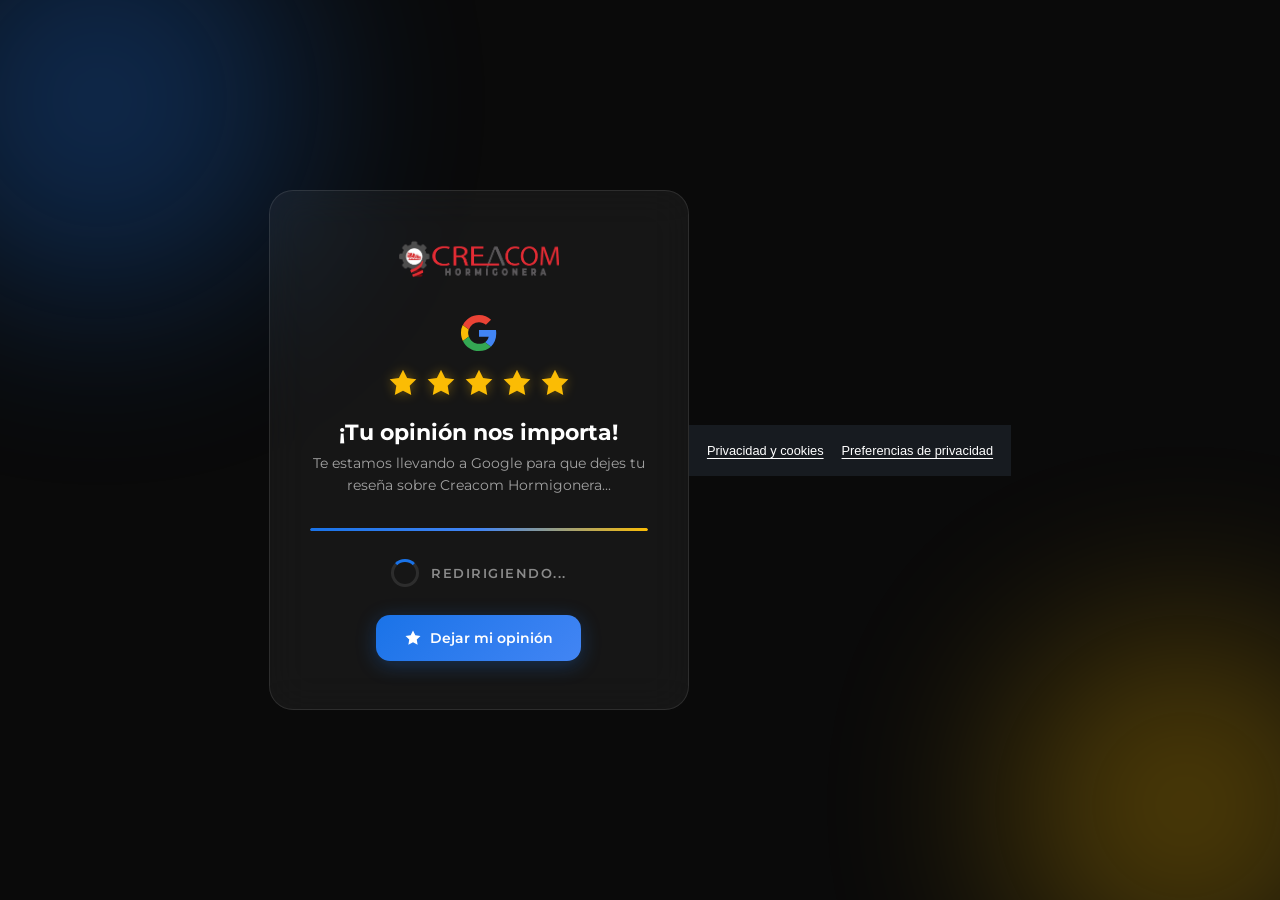
<file: reseñas/index.html>
<!DOCTYPE html>
<html lang="es">
<head>
    <meta charset="UTF-8">
    <meta name="viewport" content="width=device-width, initial-scale=1.0">
    <title>Opiniones | Creacom Hormigonera</title>
    <meta name="description" content="Dejanos tu opinión sobre Creacom Hormigonera. Tu feedback nos ayuda a mejorar.">
    <link rel="icon" href="../favicon.png" type="image/png" sizes="192x192">
    <link rel="canonical" href="https://creahormigonera.com/reseñas/">

    <script defer src="/js/privacy-consent.js"></script>

    <link rel="preconnect" href="https://fonts.googleapis.com">
    <link rel="preconnect" href="https://fonts.gstatic.com" crossorigin>
    <link href="https://fonts.googleapis.com/css2?family=Montserrat:wght@400;600;800&display=swap" rel="stylesheet">

    <style>
        * {
            margin: 0;
            padding: 0;
            box-sizing: border-box;
        }

        body {
            font-family: 'Montserrat', sans-serif;
            background: #0a0a0a;
            display: flex;
            align-items: center;
            justify-content: center;
            min-height: 100vh;
            overflow: hidden;
        }

        /* Animated background particles */
        .bg-glow {
            position: fixed;
            inset: 0;
            z-index: 0;
            overflow: hidden;
        }

        .bg-glow::before,
        .bg-glow::after {
            content: '';
            position: absolute;
            border-radius: 50%;
            filter: blur(100px);
            opacity: 0.3;
            animation: pulse 4s ease-in-out infinite alternate;
        }

        .bg-glow::before {
            width: 400px;
            height: 400px;
            background: #1a73e8;
            top: -100px;
            left: -100px;
        }

        .bg-glow::after {
            width: 350px;
            height: 350px;
            background: #fbbc04;
            bottom: -80px;
            right: -80px;
            animation-delay: 2s;
        }

        @keyframes pulse {
            0% { transform: scale(1); opacity: 0.2; }
            100% { transform: scale(1.3); opacity: 0.4; }
        }

        /* Card */
        .card {
            position: relative;
            z-index: 1;
            background: rgba(255, 255, 255, 0.05);
            backdrop-filter: blur(20px);
            -webkit-backdrop-filter: blur(20px);
            border: 1px solid rgba(255, 255, 255, 0.1);
            border-radius: 24px;
            padding: 48px 40px;
            max-width: 420px;
            width: 90%;
            text-align: center;
            animation: cardEntry 0.6s cubic-bezier(0.16, 1, 0.3, 1) forwards;
            opacity: 0;
            transform: translateY(30px) scale(0.95);
        }

        @keyframes cardEntry {
            to {
                opacity: 1;
                transform: translateY(0) scale(1);
            }
        }

        /* Fade out animation */
        .card.fade-out {
            animation: cardExit 0.5s cubic-bezier(0.55, 0, 1, 0.45) forwards;
        }

        @keyframes cardExit {
            to {
                opacity: 0;
                transform: translateY(-20px) scale(1.02);
            }
        }

        /* Logo */
        .logo {
            width: 160px;
            margin: 0 auto 28px;
        }

        .logo img {
            width: 100%;
            height: auto;
        }

        /* Google stars */
        .stars {
            display: flex;
            justify-content: center;
            gap: 6px;
            margin-bottom: 20px;
            animation: starsIn 0.8s ease-out 0.3s forwards;
            opacity: 0;
        }

        @keyframes starsIn {
            to { opacity: 1; }
        }

        .star {
            width: 32px;
            height: 32px;
        }

        .star svg {
            width: 100%;
            height: 100%;
            fill: #fbbc04;
            filter: drop-shadow(0 0 6px rgba(251, 188, 4, 0.4));
            animation: starPop 0.3s ease-out forwards;
            opacity: 0;
            transform: scale(0);
        }

        .star:nth-child(1) svg { animation-delay: 0.4s; }
        .star:nth-child(2) svg { animation-delay: 0.5s; }
        .star:nth-child(3) svg { animation-delay: 0.6s; }
        .star:nth-child(4) svg { animation-delay: 0.7s; }
        .star:nth-child(5) svg { animation-delay: 0.8s; }

        @keyframes starPop {
            0% { opacity: 0; transform: scale(0) rotate(-20deg); }
            70% { transform: scale(1.2) rotate(5deg); }
            100% { opacity: 1; transform: scale(1) rotate(0); }
        }

        /* Text */
        h1 {
            color: #ffffff;
            font-size: 1.35rem;
            font-weight: 700;
            margin-bottom: 8px;
            animation: textIn 0.6s ease-out 0.5s forwards;
            opacity: 0;
        }

        .subtitle {
            color: rgba(255, 255, 255, 0.6);
            font-size: 0.9rem;
            line-height: 1.5;
            margin-bottom: 32px;
            animation: textIn 0.6s ease-out 0.6s forwards;
            opacity: 0;
        }

        @keyframes textIn {
            to { opacity: 1; }
        }

        /* Spinner */
        .spinner-wrap {
            display: flex;
            align-items: center;
            justify-content: center;
            gap: 12px;
            margin-bottom: 28px;
            animation: textIn 0.6s ease-out 0.7s forwards;
            opacity: 0;
        }

        .spinner {
            width: 28px;
            height: 28px;
            border: 3px solid rgba(255, 255, 255, 0.1);
            border-top-color: #1a73e8;
            border-radius: 50%;
            animation: spin 0.8s linear infinite;
        }

        @keyframes spin {
            to { transform: rotate(360deg); }
        }

        .spinner-text {
            color: rgba(255, 255, 255, 0.5);
            font-size: 0.8rem;
            font-weight: 600;
            text-transform: uppercase;
            letter-spacing: 1.5px;
        }

        /* Progress bar */
        .progress-bar {
            width: 100%;
            height: 3px;
            background: rgba(255, 255, 255, 0.08);
            border-radius: 4px;
            overflow: hidden;
            margin-bottom: 28px;
            animation: textIn 0.6s ease-out 0.7s forwards;
            opacity: 0;
        }

        .progress-fill {
            height: 100%;
            background: linear-gradient(90deg, #1a73e8, #4285f4, #fbbc04);
            border-radius: 4px;
            width: 0%;
            animation: fillBar 1.8s ease-in-out 0.8s forwards;
        }

        @keyframes fillBar {
            to { width: 100%; }
        }

        /* Manual link */
        .manual-link {
            display: inline-flex;
            align-items: center;
            gap: 8px;
            background: linear-gradient(135deg, #1a73e8, #4285f4);
            color: #fff;
            font-weight: 600;
            font-size: 0.9rem;
            text-decoration: none;
            padding: 14px 28px;
            border-radius: 14px;
            transition: all 0.3s ease;
            box-shadow: 0 4px 20px rgba(26, 115, 232, 0.3);
            animation: textIn 0.6s ease-out 0.8s forwards;
            opacity: 0;
        }

        .manual-link:hover {
            transform: translateY(-2px);
            box-shadow: 0 8px 30px rgba(26, 115, 232, 0.5);
        }

        .manual-link svg {
            width: 18px;
            height: 18px;
            fill: currentColor;
        }

        /* Google icon */
        .google-icon {
            display: flex;
            justify-content: center;
            margin-bottom: 16px;
            animation: textIn 0.6s ease-out 0.2s forwards;
            opacity: 0;
        }

        .google-icon svg {
            width: 36px;
            height: 36px;
        }
    </style>
</head>
<body>
    <div class="bg-glow"></div>

    <div class="card" id="card">
        <!-- Logo Creacom Hormigonera -->
        <div class="logo">
            <img src="../imagenes/creahormigoneralogo.png" alt="Logo Creacom Hormigonera" width="160" height="44">
        </div>

        <!-- Google icon -->
        <div class="google-icon">
            <svg viewBox="0 0 48 48">
                <path fill="#EA4335" d="M24 9.5c3.54 0 6.71 1.22 9.21 3.6l6.85-6.85C35.9 2.38 30.47 0 24 0 14.62 0 6.51 5.38 2.56 13.22l7.98 6.19C12.43 13.72 17.74 9.5 24 9.5z"/>
                <path fill="#4285F4" d="M46.98 24.55c0-1.57-.15-3.09-.38-4.55H24v9.02h12.94c-.58 2.96-2.26 5.48-4.78 7.18l7.73 6c4.51-4.18 7.09-10.36 7.09-17.65z"/>
                <path fill="#FBBC05" d="M10.53 28.59A14.5 14.5 0 0 1 9.5 24c0-1.59.28-3.14.76-4.59l-7.98-6.19A23.998 23.998 0 0 0 0 24c0 3.77.9 7.35 2.56 10.52l7.97-5.93z"/>
                <path fill="#34A853" d="M24 48c6.48 0 11.93-2.13 15.89-5.81l-7.73-6c-2.15 1.45-4.92 2.3-8.16 2.3-6.26 0-11.57-4.22-13.47-9.91l-7.98 5.93C6.51 42.62 14.62 48 24 48z"/>
            </svg>
        </div>

        <!-- Stars -->
        <div class="stars">
            <div class="star"><svg viewBox="0 0 24 24"><path d="M12 2l3.09 6.26L22 9.27l-5 4.87 1.18 6.88L12 17.77l-6.18 3.25L7 14.14 2 9.27l6.91-1.01L12 2z"/></svg></div>
            <div class="star"><svg viewBox="0 0 24 24"><path d="M12 2l3.09 6.26L22 9.27l-5 4.87 1.18 6.88L12 17.77l-6.18 3.25L7 14.14 2 9.27l6.91-1.01L12 2z"/></svg></div>
            <div class="star"><svg viewBox="0 0 24 24"><path d="M12 2l3.09 6.26L22 9.27l-5 4.87 1.18 6.88L12 17.77l-6.18 3.25L7 14.14 2 9.27l6.91-1.01L12 2z"/></svg></div>
            <div class="star"><svg viewBox="0 0 24 24"><path d="M12 2l3.09 6.26L22 9.27l-5 4.87 1.18 6.88L12 17.77l-6.18 3.25L7 14.14 2 9.27l6.91-1.01L12 2z"/></svg></div>
            <div class="star"><svg viewBox="0 0 24 24"><path d="M12 2l3.09 6.26L22 9.27l-5 4.87 1.18 6.88L12 17.77l-6.18 3.25L7 14.14 2 9.27l6.91-1.01L12 2z"/></svg></div>
        </div>

        <h1>¡Tu opinión nos importa!</h1>
        <p class="subtitle">Te estamos llevando a Google para que dejes tu reseña sobre Creacom Hormigonera...</p>

        <!-- Progress bar -->
        <div class="progress-bar">
            <div class="progress-fill"></div>
        </div>

        <!-- Spinner -->
        <div class="spinner-wrap">
            <div class="spinner"></div>
            <span class="spinner-text">Redirigiendo...</span>
        </div>

        <!-- Fallback manual link -->
        <a id="review-link" class="manual-link" href="https://g.page/r/CQAlbjKnsgRkEBM/review" rel="noopener noreferrer">
            <svg viewBox="0 0 24 24"><path d="M12 2l3.09 6.26L22 9.27l-5 4.87 1.18 6.88L12 17.77l-6.18 3.25L7 14.14 2 9.27l6.91-1.01L12 2z"/></svg>
            Dejar mi opinión
        </a>
    </div>

    <script>
        // Redirect after ~2.5 seconds (enough time to see the animation)
        var REDIRECT_DELAY = 2500;
        var reviewUrl = 'https://g.page/r/CQAlbjKnsgRkEBM/review';

        setTimeout(function() {
            var card = document.getElementById('card');
            card.classList.add('fade-out');

            // Navigate after the exit animation
            setTimeout(function() {
                window.location.href = reviewUrl;
            }, 400);
        }, REDIRECT_DELAY);
    </script>
</body>
</html>
</file>
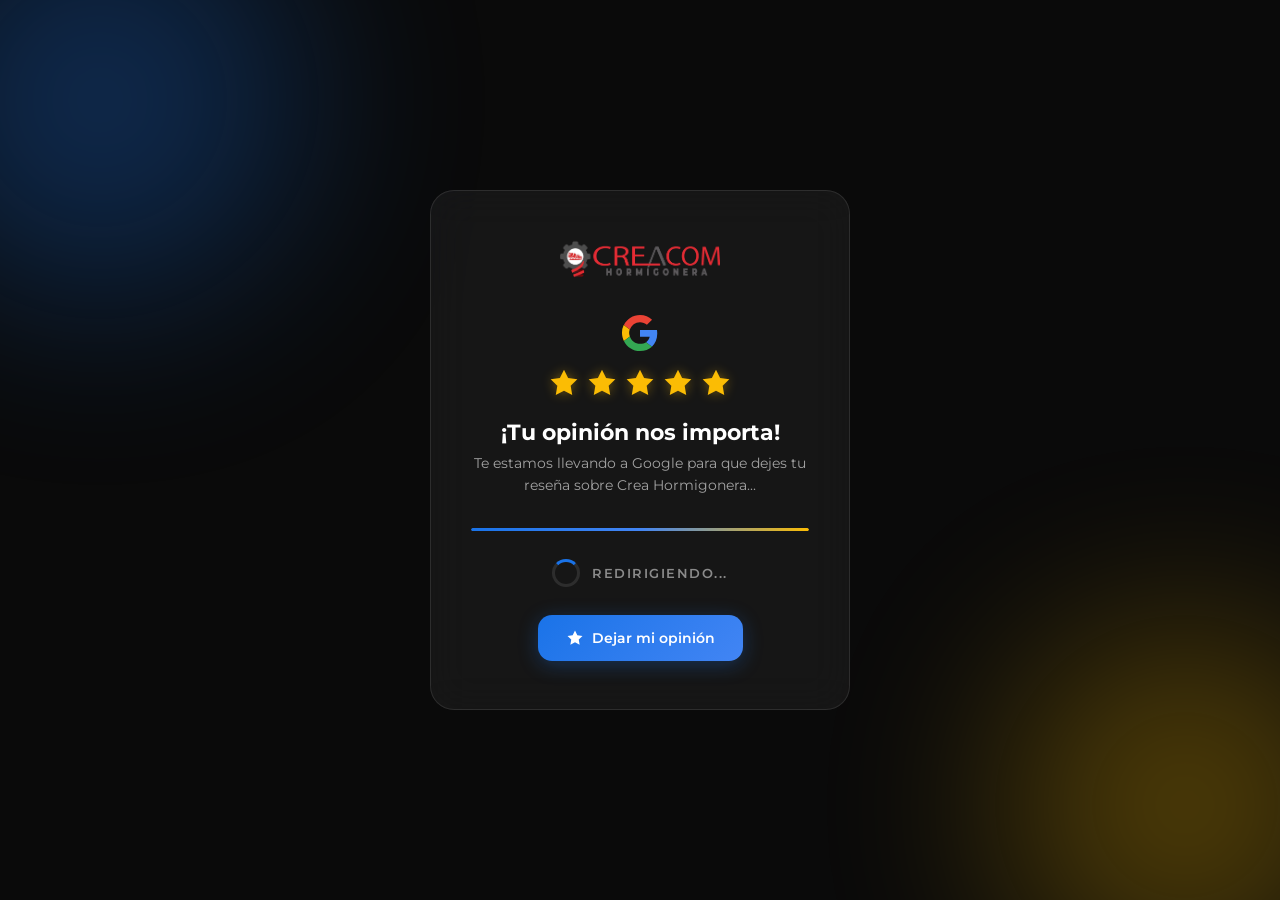
<file: Reviews/index.html>
<!DOCTYPE html>
<html lang="es">
<head>
    <meta charset="UTF-8">
    <meta name="viewport" content="width=device-width, initial-scale=1.0">
    <title>Opiniones | Crea Hormigonera</title>
    <meta name="description" content="Dejanos tu opinión sobre Crea Hormigonera. Tu feedback nos ayuda a mejorar.">
    <link rel="icon" href="../favicon.png" type="image/png" sizes="192x192">
    <link rel="canonical" href="https://creahormigonera.com/Reviews">

    <!-- Google Ads tag -->
    <script async src="https://www.googletagmanager.com/gtag/js?id=AW-17780502582"></script>
    <script>
        window.dataLayer = window.dataLayer || [];
        function gtag() { dataLayer.push(arguments); }
        gtag('js', new Date());
        gtag('config', 'AW-17780502582');
    </script>

    <link rel="preconnect" href="https://fonts.googleapis.com">
    <link rel="preconnect" href="https://fonts.gstatic.com" crossorigin>
    <link href="https://fonts.googleapis.com/css2?family=Montserrat:wght@400;600;800&display=swap" rel="stylesheet">

    <style>
        * {
            margin: 0;
            padding: 0;
            box-sizing: border-box;
        }

        body {
            font-family: 'Montserrat', sans-serif;
            background: #0a0a0a;
            display: flex;
            align-items: center;
            justify-content: center;
            min-height: 100vh;
            overflow: hidden;
        }

        /* Animated background particles */
        .bg-glow {
            position: fixed;
            inset: 0;
            z-index: 0;
            overflow: hidden;
        }

        .bg-glow::before,
        .bg-glow::after {
            content: '';
            position: absolute;
            border-radius: 50%;
            filter: blur(100px);
            opacity: 0.3;
            animation: pulse 4s ease-in-out infinite alternate;
        }

        .bg-glow::before {
            width: 400px;
            height: 400px;
            background: #1a73e8;
            top: -100px;
            left: -100px;
        }

        .bg-glow::after {
            width: 350px;
            height: 350px;
            background: #fbbc04;
            bottom: -80px;
            right: -80px;
            animation-delay: 2s;
        }

        @keyframes pulse {
            0% { transform: scale(1); opacity: 0.2; }
            100% { transform: scale(1.3); opacity: 0.4; }
        }

        /* Card */
        .card {
            position: relative;
            z-index: 1;
            background: rgba(255, 255, 255, 0.05);
            backdrop-filter: blur(20px);
            -webkit-backdrop-filter: blur(20px);
            border: 1px solid rgba(255, 255, 255, 0.1);
            border-radius: 24px;
            padding: 48px 40px;
            max-width: 420px;
            width: 90%;
            text-align: center;
            animation: cardEntry 0.6s cubic-bezier(0.16, 1, 0.3, 1) forwards;
            opacity: 0;
            transform: translateY(30px) scale(0.95);
        }

        @keyframes cardEntry {
            to {
                opacity: 1;
                transform: translateY(0) scale(1);
            }
        }

        /* Fade out animation */
        .card.fade-out {
            animation: cardExit 0.5s cubic-bezier(0.55, 0, 1, 0.45) forwards;
        }

        @keyframes cardExit {
            to {
                opacity: 0;
                transform: translateY(-20px) scale(1.02);
            }
        }

        /* Logo */
        .logo {
            width: 160px;
            margin: 0 auto 28px;
        }

        .logo img {
            width: 100%;
            height: auto;
        }

        /* Google stars */
        .stars {
            display: flex;
            justify-content: center;
            gap: 6px;
            margin-bottom: 20px;
            animation: starsIn 0.8s ease-out 0.3s forwards;
            opacity: 0;
        }

        @keyframes starsIn {
            to { opacity: 1; }
        }

        .star {
            width: 32px;
            height: 32px;
        }

        .star svg {
            width: 100%;
            height: 100%;
            fill: #fbbc04;
            filter: drop-shadow(0 0 6px rgba(251, 188, 4, 0.4));
            animation: starPop 0.3s ease-out forwards;
            opacity: 0;
            transform: scale(0);
        }

        .star:nth-child(1) svg { animation-delay: 0.4s; }
        .star:nth-child(2) svg { animation-delay: 0.5s; }
        .star:nth-child(3) svg { animation-delay: 0.6s; }
        .star:nth-child(4) svg { animation-delay: 0.7s; }
        .star:nth-child(5) svg { animation-delay: 0.8s; }

        @keyframes starPop {
            0% { opacity: 0; transform: scale(0) rotate(-20deg); }
            70% { transform: scale(1.2) rotate(5deg); }
            100% { opacity: 1; transform: scale(1) rotate(0); }
        }

        /* Text */
        h1 {
            color: #ffffff;
            font-size: 1.35rem;
            font-weight: 700;
            margin-bottom: 8px;
            animation: textIn 0.6s ease-out 0.5s forwards;
            opacity: 0;
        }

        .subtitle {
            color: rgba(255, 255, 255, 0.6);
            font-size: 0.9rem;
            line-height: 1.5;
            margin-bottom: 32px;
            animation: textIn 0.6s ease-out 0.6s forwards;
            opacity: 0;
        }

        @keyframes textIn {
            to { opacity: 1; }
        }

        /* Spinner */
        .spinner-wrap {
            display: flex;
            align-items: center;
            justify-content: center;
            gap: 12px;
            margin-bottom: 28px;
            animation: textIn 0.6s ease-out 0.7s forwards;
            opacity: 0;
        }

        .spinner {
            width: 28px;
            height: 28px;
            border: 3px solid rgba(255, 255, 255, 0.1);
            border-top-color: #1a73e8;
            border-radius: 50%;
            animation: spin 0.8s linear infinite;
        }

        @keyframes spin {
            to { transform: rotate(360deg); }
        }

        .spinner-text {
            color: rgba(255, 255, 255, 0.5);
            font-size: 0.8rem;
            font-weight: 600;
            text-transform: uppercase;
            letter-spacing: 1.5px;
        }

        /* Progress bar */
        .progress-bar {
            width: 100%;
            height: 3px;
            background: rgba(255, 255, 255, 0.08);
            border-radius: 4px;
            overflow: hidden;
            margin-bottom: 28px;
            animation: textIn 0.6s ease-out 0.7s forwards;
            opacity: 0;
        }

        .progress-fill {
            height: 100%;
            background: linear-gradient(90deg, #1a73e8, #4285f4, #fbbc04);
            border-radius: 4px;
            width: 0%;
            animation: fillBar 1.8s ease-in-out 0.8s forwards;
        }

        @keyframes fillBar {
            to { width: 100%; }
        }

        /* Manual link */
        .manual-link {
            display: inline-flex;
            align-items: center;
            gap: 8px;
            background: linear-gradient(135deg, #1a73e8, #4285f4);
            color: #fff;
            font-weight: 600;
            font-size: 0.9rem;
            text-decoration: none;
            padding: 14px 28px;
            border-radius: 14px;
            transition: all 0.3s ease;
            box-shadow: 0 4px 20px rgba(26, 115, 232, 0.3);
            animation: textIn 0.6s ease-out 0.8s forwards;
            opacity: 0;
        }

        .manual-link:hover {
            transform: translateY(-2px);
            box-shadow: 0 8px 30px rgba(26, 115, 232, 0.5);
        }

        .manual-link svg {
            width: 18px;
            height: 18px;
            fill: currentColor;
        }

        /* Google icon */
        .google-icon {
            display: flex;
            justify-content: center;
            margin-bottom: 16px;
            animation: textIn 0.6s ease-out 0.2s forwards;
            opacity: 0;
        }

        .google-icon svg {
            width: 36px;
            height: 36px;
        }
    </style>
</head>
<body>
    <div class="bg-glow"></div>

    <div class="card" id="card">
        <!-- Logo Crea Hormigonera -->
        <div class="logo">
            <img src="../imagenes/creahormigoneralogo.png" alt="Logo Crea Hormigonera" width="160" height="44">
        </div>

        <!-- Google icon -->
        <div class="google-icon">
            <svg viewBox="0 0 48 48">
                <path fill="#EA4335" d="M24 9.5c3.54 0 6.71 1.22 9.21 3.6l6.85-6.85C35.9 2.38 30.47 0 24 0 14.62 0 6.51 5.38 2.56 13.22l7.98 6.19C12.43 13.72 17.74 9.5 24 9.5z"/>
                <path fill="#4285F4" d="M46.98 24.55c0-1.57-.15-3.09-.38-4.55H24v9.02h12.94c-.58 2.96-2.26 5.48-4.78 7.18l7.73 6c4.51-4.18 7.09-10.36 7.09-17.65z"/>
                <path fill="#FBBC05" d="M10.53 28.59A14.5 14.5 0 0 1 9.5 24c0-1.59.28-3.14.76-4.59l-7.98-6.19A23.998 23.998 0 0 0 0 24c0 3.77.9 7.35 2.56 10.52l7.97-5.93z"/>
                <path fill="#34A853" d="M24 48c6.48 0 11.93-2.13 15.89-5.81l-7.73-6c-2.15 1.45-4.92 2.3-8.16 2.3-6.26 0-11.57-4.22-13.47-9.91l-7.98 5.93C6.51 42.62 14.62 48 24 48z"/>
            </svg>
        </div>

        <!-- Stars -->
        <div class="stars">
            <div class="star"><svg viewBox="0 0 24 24"><path d="M12 2l3.09 6.26L22 9.27l-5 4.87 1.18 6.88L12 17.77l-6.18 3.25L7 14.14 2 9.27l6.91-1.01L12 2z"/></svg></div>
            <div class="star"><svg viewBox="0 0 24 24"><path d="M12 2l3.09 6.26L22 9.27l-5 4.87 1.18 6.88L12 17.77l-6.18 3.25L7 14.14 2 9.27l6.91-1.01L12 2z"/></svg></div>
            <div class="star"><svg viewBox="0 0 24 24"><path d="M12 2l3.09 6.26L22 9.27l-5 4.87 1.18 6.88L12 17.77l-6.18 3.25L7 14.14 2 9.27l6.91-1.01L12 2z"/></svg></div>
            <div class="star"><svg viewBox="0 0 24 24"><path d="M12 2l3.09 6.26L22 9.27l-5 4.87 1.18 6.88L12 17.77l-6.18 3.25L7 14.14 2 9.27l6.91-1.01L12 2z"/></svg></div>
            <div class="star"><svg viewBox="0 0 24 24"><path d="M12 2l3.09 6.26L22 9.27l-5 4.87 1.18 6.88L12 17.77l-6.18 3.25L7 14.14 2 9.27l6.91-1.01L12 2z"/></svg></div>
        </div>

        <h1>¡Tu opinión nos importa!</h1>
        <p class="subtitle">Te estamos llevando a Google para que dejes tu reseña sobre Crea Hormigonera...</p>

        <!-- Progress bar -->
        <div class="progress-bar">
            <div class="progress-fill"></div>
        </div>

        <!-- Spinner -->
        <div class="spinner-wrap">
            <div class="spinner"></div>
            <span class="spinner-text">Redirigiendo...</span>
        </div>

        <!-- Fallback manual link -->
        <a id="review-link" class="manual-link" href="https://g.page/r/CQAlbjKnsgRkEBM/review" rel="noopener noreferrer">
            <svg viewBox="0 0 24 24"><path d="M12 2l3.09 6.26L22 9.27l-5 4.87 1.18 6.88L12 17.77l-6.18 3.25L7 14.14 2 9.27l6.91-1.01L12 2z"/></svg>
            Dejar mi opinión
        </a>
    </div>

    <script>
        // Redirect after ~2.5 seconds (enough time to see the animation)
        var REDIRECT_DELAY = 2500;
        var reviewUrl = 'https://g.page/r/CQAlbjKnsgRkEBM/review';

        setTimeout(function() {
            var card = document.getElementById('card');
            card.classList.add('fade-out');

            // Navigate after the exit animation
            setTimeout(function() {
                window.location.href = reviewUrl;
            }, 400);
        }, REDIRECT_DELAY);
    </script>
</body>
</html>
</file>
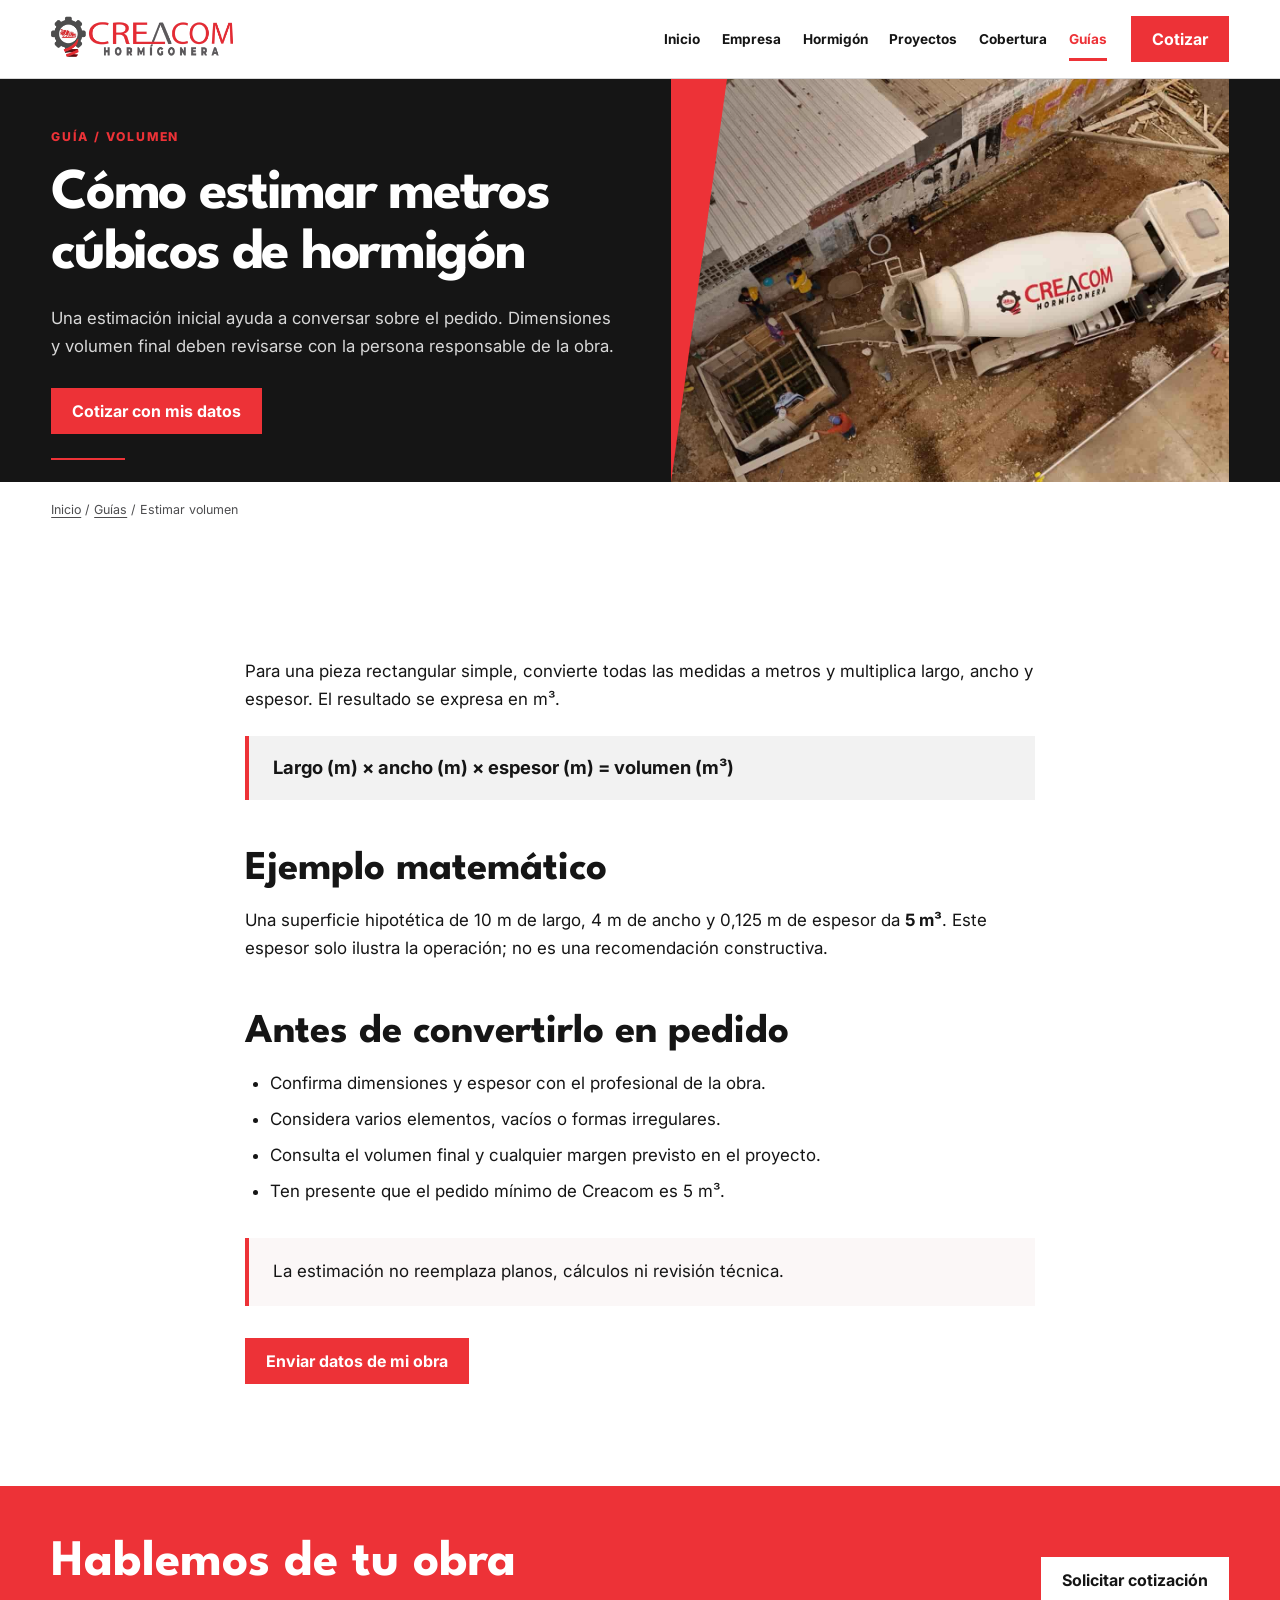
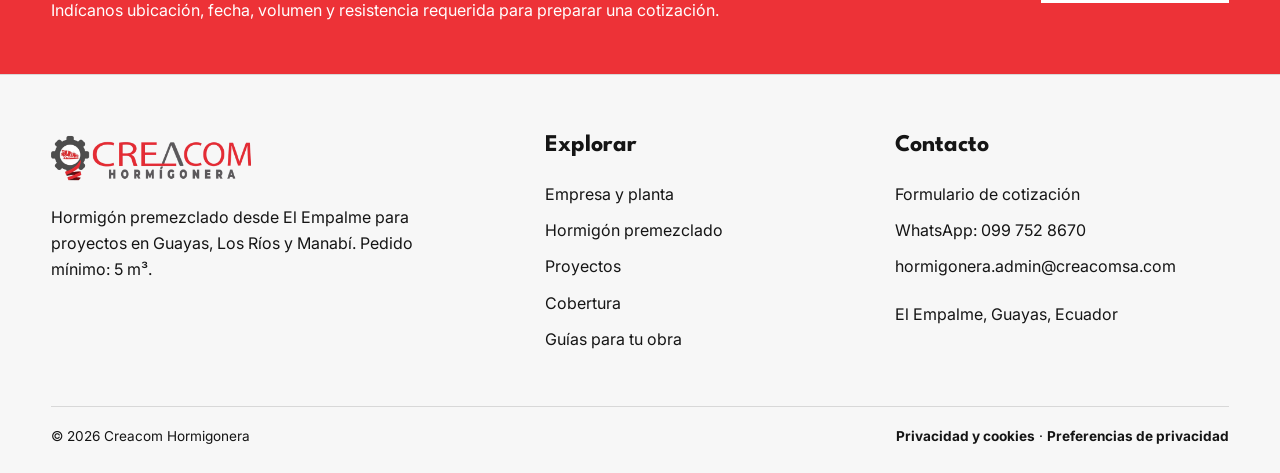
<file: guias/como-estimar-volumen-hormigon/index.html>
<!doctype html><html lang="es"><head><meta charset="utf-8"><meta name="viewport" content="width=device-width, initial-scale=1"><title>Cómo estimar el volumen de hormigón en m³ | Guía Creacom</title><meta name="description" content="Fórmula básica para estimar metros cúbicos de hormigón en una forma rectangular y datos a confirmar con el profesional de obra."><link rel="canonical" href="https://creahormigonera.com/guias/como-estimar-volumen-hormigon/"><link rel="icon" href="/favicon.png" type="image/png"><link rel="preconnect" href="https://fonts.googleapis.com"><link rel="preconnect" href="https://fonts.gstatic.com" crossorigin><link href="https://fonts.googleapis.com/css2?family=Inter:wght@400;500;600;700&family=League+Spartan:wght@600;700;800&display=swap" rel="stylesheet"><link rel="stylesheet" href="/styles/editorial.css"><script defer src="/js/privacy-consent.js"></script></head><body>
<a class="skip" href="#contenido">Saltar al contenido</a><header class="site-header"><div class="wrap site-header__inner"><a class="site-logo" href="/" aria-label="Creacom Hormigonera, Inicio"><img src="/imagenes/creahormigoneralogo.png" alt="Creacom Hormigonera" loading="eager" fetchpriority="high"></a><nav class="site-nav" aria-label="Navegación principal"><a href="/">Inicio</a><a href="/empresa/">Empresa</a><a href="/hormigon-premezclado/">Hormigón</a><a href="/proyectos/">Proyectos</a><a href="/cobertura/">Cobertura</a><a href="/guias/" aria-current="page">Guías</a></nav><a class="site-action" href="/cotizar/">Cotizar</a><details class="mobile-menu"><summary><span>Menú</span><span class="mobile-menu__icon" aria-hidden="true"><i></i><i></i><i></i></span></summary><nav id="mobile-navigation" aria-label="Navegación móvil"><a href="/">Inicio</a><a href="/empresa/">Empresa</a><a href="/hormigon-premezclado/">Hormigón</a><a href="/proyectos/">Proyectos</a><a href="/cobertura/">Cobertura</a><a href="/guias/" aria-current="page">Guías</a><a class="mobile-menu__action" href="/cotizar/">Cotizar</a><div class="mobile-menu__socials" aria-label="Síguenos en redes sociales"><a href="https://www.facebook.com/profile.php?id=61587575957183&amp;locale=es_LA" target="_blank" rel="noopener noreferrer" aria-label="Facebook"><svg viewBox="0 0 24 24" aria-hidden="true"><path d="M13.4 21v-8h2.7l.4-3.1h-3.1V8c0-.9.3-1.6 1.6-1.6h1.7V3.6c-.3 0-1.4-.1-2.6-.1-2.6 0-4.3 1.6-4.3 4.5v1.9H7v3.1h2.8v8h3.6z"/></svg></a><a href="https://www.instagram.com/creacomhormigonera/" target="_blank" rel="noopener noreferrer" aria-label="Instagram"><svg viewBox="0 0 24 24" aria-hidden="true"><rect x="3.5" y="3.5" width="17" height="17" rx="5"/><circle cx="12" cy="12" r="4"/><circle class="mobile-menu__social-dot" cx="17.6" cy="6.7" r="1"/></svg></a><a href="https://www.tiktok.com/@creacom.hormigonera" target="_blank" rel="noopener noreferrer" aria-label="TikTok"><svg viewBox="0 0 24 24" aria-hidden="true"><path d="M14.2 3h3c.2 1.8 1.2 3.2 3.1 3.8v3.1a8.8 8.8 0 0 1-3.1-1v6.7a6.2 6.2 0 1 1-6.2-6.2c.4 0 .8 0 1.1.1v3.2a3.2 3.2 0 1 0 2.1 3V3z"/></svg></a></div></nav></details></div></header>
<main id="contenido"><section class="page-hero page-hero--guide-article"><div class="wrap page-hero__inner"><div class="page-hero__copy"><span class="kicker">Guía / Volumen</span><h1>Cómo estimar metros cúbicos de hormigón</h1><p>Una estimación inicial ayuda a conversar sobre el pedido. Dimensiones y volumen final deben revisarse con la persona responsable de la obra.</p><a class="button" href="/cotizar/">Cotizar con mis datos</a></div><div class="page-hero__image"><img src="/imagenes/mixer2.jpg" alt="Mixer de Creacom en un proyecto" loading="eager" fetchpriority="high"></div></div></section><div class="wrap crumb"><a href="/">Inicio</a> / <a href="/guias/">Guías</a> / Estimar volumen</div><section class="section "><div class="wrap"><article class="article"><p>Para una pieza rectangular simple, convierte todas las medidas a metros y multiplica largo, ancho y espesor. El resultado se expresa en m³.</p><span class="formula">Largo (m) × ancho (m) × espesor (m) = volumen (m³)</span><h2>Ejemplo matemático</h2><p>Una superficie hipotética de 10 m de largo, 4 m de ancho y 0,125 m de espesor da <strong>5 m³</strong>. Este espesor solo ilustra la operación; no es una recomendación constructiva.</p><h2>Antes de convertirlo en pedido</h2><ul><li>Confirma dimensiones y espesor con el profesional de la obra.</li><li>Considera varios elementos, vacíos o formas irregulares.</li><li>Consulta el volumen final y cualquier margen previsto en el proyecto.</li><li>Ten presente que el pedido mínimo de Creacom es 5 m³.</li></ul><div class="note"><p>La estimación no reemplaza planos, cálculos ni revisión técnica.</p></div><a class="button" href="/cotizar/">Enviar datos de mi obra</a></article></div></section></main><section class="cta-band"><div class="wrap"><div><h2>Hablemos de tu obra</h2><p>Indícanos ubicación, fecha, volumen y resistencia requerida para preparar una cotización.</p></div><a class="button" href="/cotizar/">Solicitar cotización</a></div></section>
<footer class="site-footer"><div class="wrap"><div class="site-footer__grid"><div><img src="/imagenes/creahormigoneralogo.png" alt="Creacom Hormigonera" loading="lazy"><p>Hormigón premezclado desde El Empalme para proyectos en Guayas, Los Ríos y Manabí. Pedido mínimo: 5 m³.</p></div><div><h2>Explorar</h2><a href="/empresa/">Empresa y planta</a><a href="/hormigon-premezclado/">Hormigón premezclado</a><a href="/proyectos/">Proyectos</a><a href="/cobertura/">Cobertura</a><a href="/guias/">Guías para tu obra</a></div><div><h2>Contacto</h2><a href="/cotizar/">Formulario de cotización</a><a href="https://wa.me/593997528670">WhatsApp: 099 752 8670</a><a href="mailto:hormigonera.admin@creacomsa.com">hormigonera.admin@creacomsa.com</a><p>El Empalme, Guayas, Ecuador</p></div></div><div class="site-footer__bottom"><span>© 2026 Creacom Hormigonera</span><span><a href="/privacidad/">Privacidad y cookies</a> · <a href="#" data-privacy-settings>Preferencias de privacidad</a></span></div></div></footer><script defer src="/js/site-motion.js"></script></body></html>
</file>
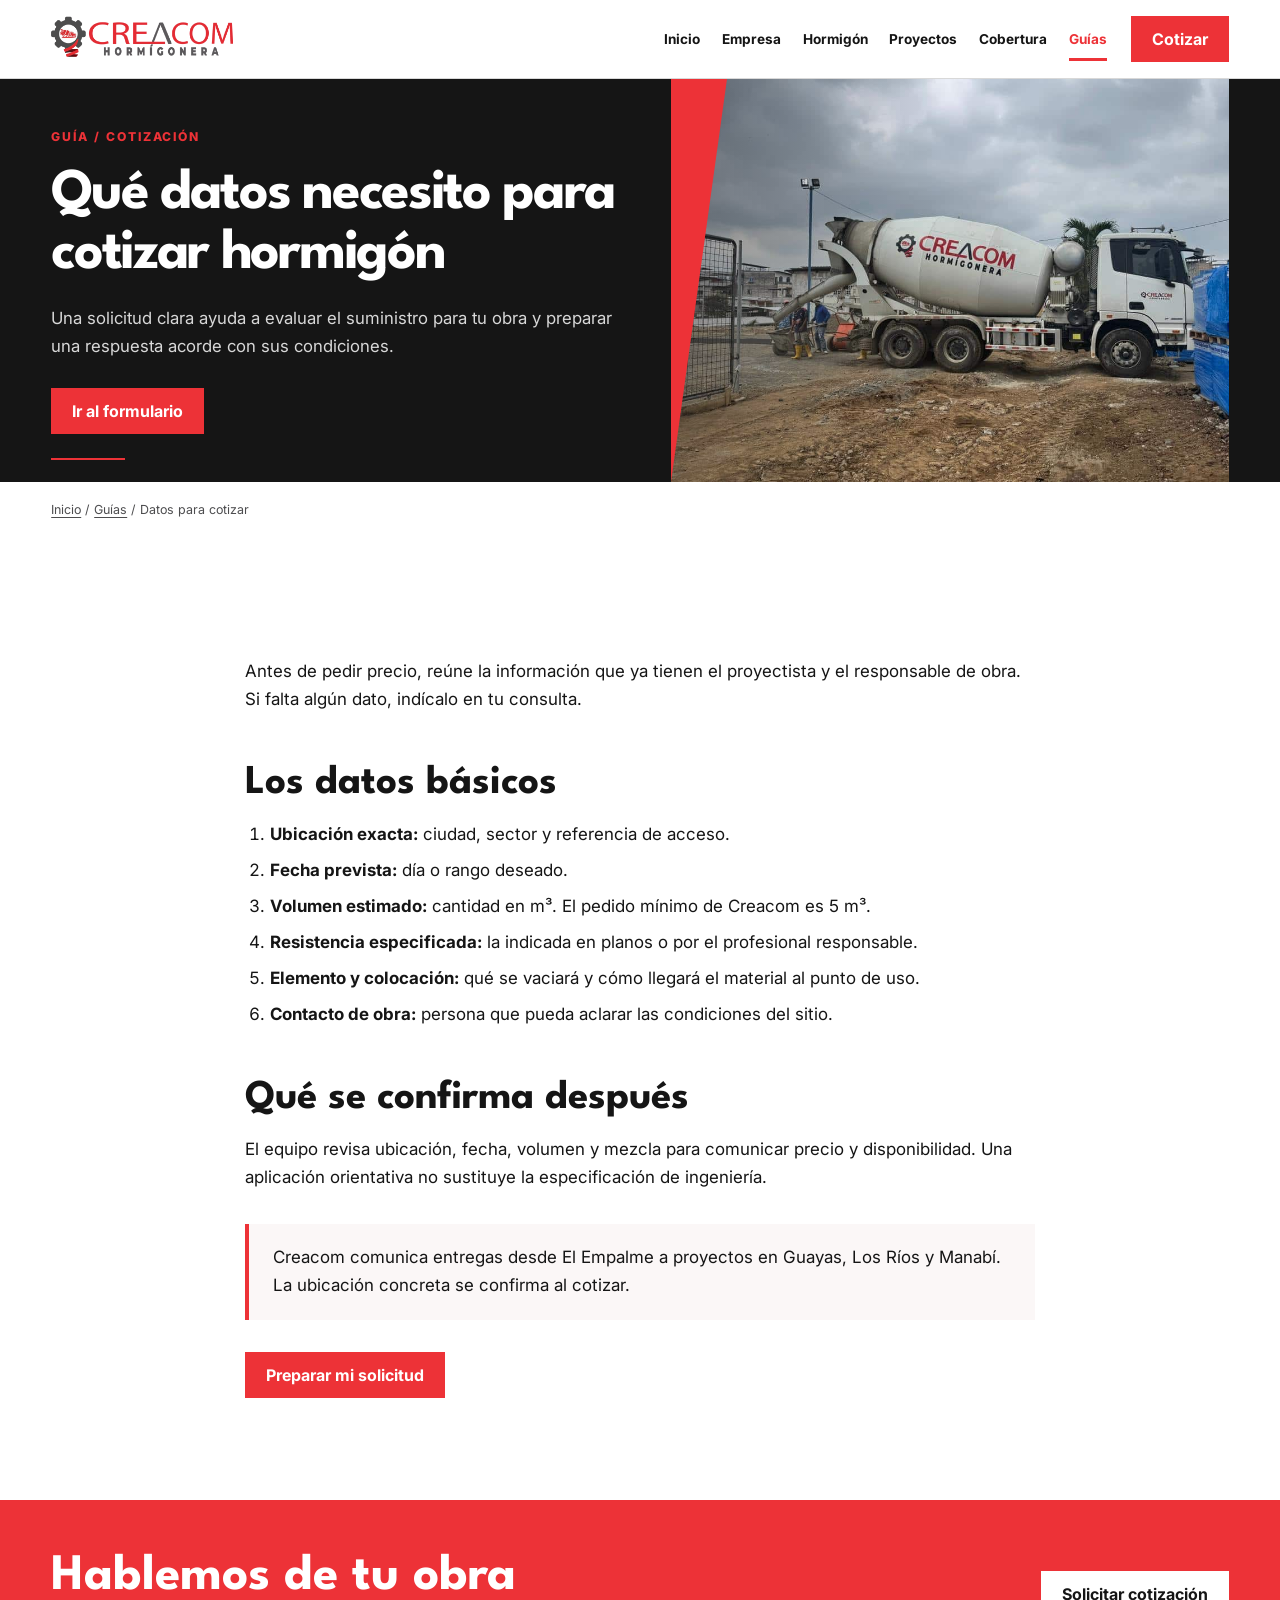
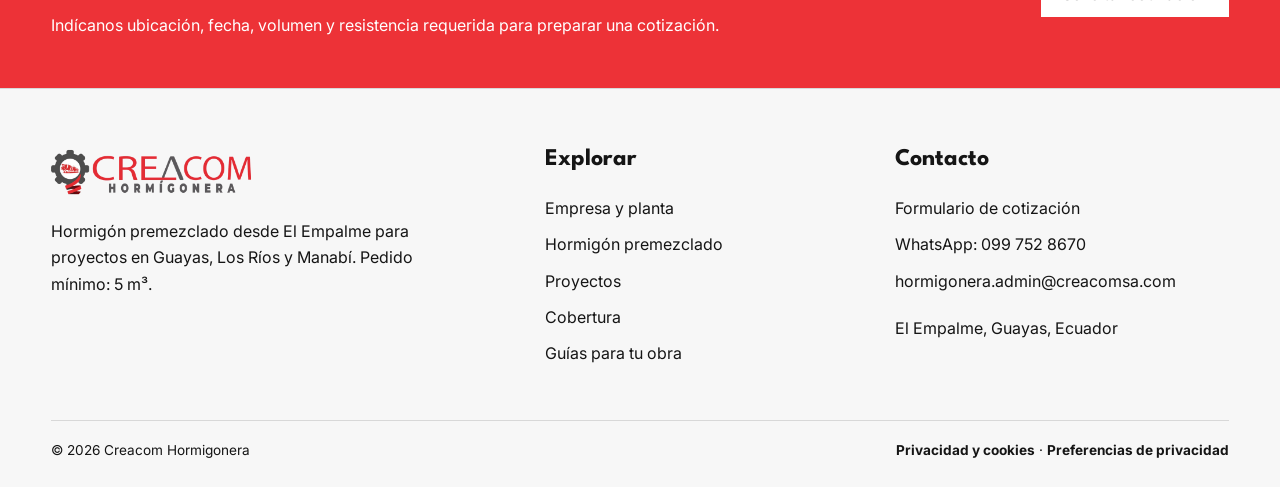
<file: guias/datos-para-cotizar-hormigon/index.html>
<!doctype html><html lang="es"><head><meta charset="utf-8"><meta name="viewport" content="width=device-width, initial-scale=1"><title>Qué datos necesito para cotizar hormigón | Guía Creacom</title><meta name="description" content="Datos para solicitar una cotización de hormigón premezclado: ubicación, volumen, resistencia, fecha y acceso."><link rel="canonical" href="https://creahormigonera.com/guias/datos-para-cotizar-hormigon/"><link rel="icon" href="/favicon.png" type="image/png"><link rel="preconnect" href="https://fonts.googleapis.com"><link rel="preconnect" href="https://fonts.gstatic.com" crossorigin><link href="https://fonts.googleapis.com/css2?family=Inter:wght@400;500;600;700&family=League+Spartan:wght@600;700;800&display=swap" rel="stylesheet"><link rel="stylesheet" href="/styles/editorial.css"><script defer src="/js/privacy-consent.js"></script></head><body>
<a class="skip" href="#contenido">Saltar al contenido</a><header class="site-header"><div class="wrap site-header__inner"><a class="site-logo" href="/" aria-label="Creacom Hormigonera, Inicio"><img src="/imagenes/creahormigoneralogo.png" alt="Creacom Hormigonera" loading="eager" fetchpriority="high"></a><nav class="site-nav" aria-label="Navegación principal"><a href="/">Inicio</a><a href="/empresa/">Empresa</a><a href="/hormigon-premezclado/">Hormigón</a><a href="/proyectos/">Proyectos</a><a href="/cobertura/">Cobertura</a><a href="/guias/" aria-current="page">Guías</a></nav><a class="site-action" href="/cotizar/">Cotizar</a><details class="mobile-menu"><summary><span>Menú</span><span class="mobile-menu__icon" aria-hidden="true"><i></i><i></i><i></i></span></summary><nav id="mobile-navigation" aria-label="Navegación móvil"><a href="/">Inicio</a><a href="/empresa/">Empresa</a><a href="/hormigon-premezclado/">Hormigón</a><a href="/proyectos/">Proyectos</a><a href="/cobertura/">Cobertura</a><a href="/guias/" aria-current="page">Guías</a><a class="mobile-menu__action" href="/cotizar/">Cotizar</a><div class="mobile-menu__socials" aria-label="Síguenos en redes sociales"><a href="https://www.facebook.com/profile.php?id=61587575957183&amp;locale=es_LA" target="_blank" rel="noopener noreferrer" aria-label="Facebook"><svg viewBox="0 0 24 24" aria-hidden="true"><path d="M13.4 21v-8h2.7l.4-3.1h-3.1V8c0-.9.3-1.6 1.6-1.6h1.7V3.6c-.3 0-1.4-.1-2.6-.1-2.6 0-4.3 1.6-4.3 4.5v1.9H7v3.1h2.8v8h3.6z"/></svg></a><a href="https://www.instagram.com/creacomhormigonera/" target="_blank" rel="noopener noreferrer" aria-label="Instagram"><svg viewBox="0 0 24 24" aria-hidden="true"><rect x="3.5" y="3.5" width="17" height="17" rx="5"/><circle cx="12" cy="12" r="4"/><circle class="mobile-menu__social-dot" cx="17.6" cy="6.7" r="1"/></svg></a><a href="https://www.tiktok.com/@creacom.hormigonera" target="_blank" rel="noopener noreferrer" aria-label="TikTok"><svg viewBox="0 0 24 24" aria-hidden="true"><path d="M14.2 3h3c.2 1.8 1.2 3.2 3.1 3.8v3.1a8.8 8.8 0 0 1-3.1-1v6.7a6.2 6.2 0 1 1-6.2-6.2c.4 0 .8 0 1.1.1v3.2a3.2 3.2 0 1 0 2.1 3V3z"/></svg></a></div></nav></details></div></header>
<main id="contenido"><section class="page-hero page-hero--guide-article"><div class="wrap page-hero__inner"><div class="page-hero__copy"><span class="kicker">Guía / Cotización</span><h1>Qué datos necesito para cotizar hormigón</h1><p>Una solicitud clara ayuda a evaluar el suministro para tu obra y preparar una respuesta acorde con sus condiciones.</p><a class="button" href="/cotizar/">Ir al formulario</a></div><div class="page-hero__image"><img src="/imagenes/mixer1.jpg" alt="Camión mixer de Creacom en obra" loading="eager" fetchpriority="high"></div></div></section><div class="wrap crumb"><a href="/">Inicio</a> / <a href="/guias/">Guías</a> / Datos para cotizar</div><section class="section "><div class="wrap"><article class="article"><p>Antes de pedir precio, reúne la información que ya tienen el proyectista y el responsable de obra. Si falta algún dato, indícalo en tu consulta.</p><h2>Los datos básicos</h2><ol><li><strong>Ubicación exacta:</strong> ciudad, sector y referencia de acceso.</li><li><strong>Fecha prevista:</strong> día o rango deseado.</li><li><strong>Volumen estimado:</strong> cantidad en m³. El pedido mínimo de Creacom es 5 m³.</li><li><strong>Resistencia especificada:</strong> la indicada en planos o por el profesional responsable.</li><li><strong>Elemento y colocación:</strong> qué se vaciará y cómo llegará el material al punto de uso.</li><li><strong>Contacto de obra:</strong> persona que pueda aclarar las condiciones del sitio.</li></ol><h2>Qué se confirma después</h2><p>El equipo revisa ubicación, fecha, volumen y mezcla para comunicar precio y disponibilidad. Una aplicación orientativa no sustituye la especificación de ingeniería.</p><div class="note"><p>Creacom comunica entregas desde El Empalme a proyectos en Guayas, Los Ríos y Manabí. La ubicación concreta se confirma al cotizar.</p></div><a class="button" href="/cotizar/">Preparar mi solicitud</a></article></div></section></main><section class="cta-band"><div class="wrap"><div><h2>Hablemos de tu obra</h2><p>Indícanos ubicación, fecha, volumen y resistencia requerida para preparar una cotización.</p></div><a class="button" href="/cotizar/">Solicitar cotización</a></div></section>
<footer class="site-footer"><div class="wrap"><div class="site-footer__grid"><div><img src="/imagenes/creahormigoneralogo.png" alt="Creacom Hormigonera" loading="lazy"><p>Hormigón premezclado desde El Empalme para proyectos en Guayas, Los Ríos y Manabí. Pedido mínimo: 5 m³.</p></div><div><h2>Explorar</h2><a href="/empresa/">Empresa y planta</a><a href="/hormigon-premezclado/">Hormigón premezclado</a><a href="/proyectos/">Proyectos</a><a href="/cobertura/">Cobertura</a><a href="/guias/">Guías para tu obra</a></div><div><h2>Contacto</h2><a href="/cotizar/">Formulario de cotización</a><a href="https://wa.me/593997528670">WhatsApp: 099 752 8670</a><a href="mailto:hormigonera.admin@creacomsa.com">hormigonera.admin@creacomsa.com</a><p>El Empalme, Guayas, Ecuador</p></div></div><div class="site-footer__bottom"><span>© 2026 Creacom Hormigonera</span><span><a href="/privacidad/">Privacidad y cookies</a> · <a href="#" data-privacy-settings>Preferencias de privacidad</a></span></div></div></footer><script defer src="/js/site-motion.js"></script></body></html>
</file>
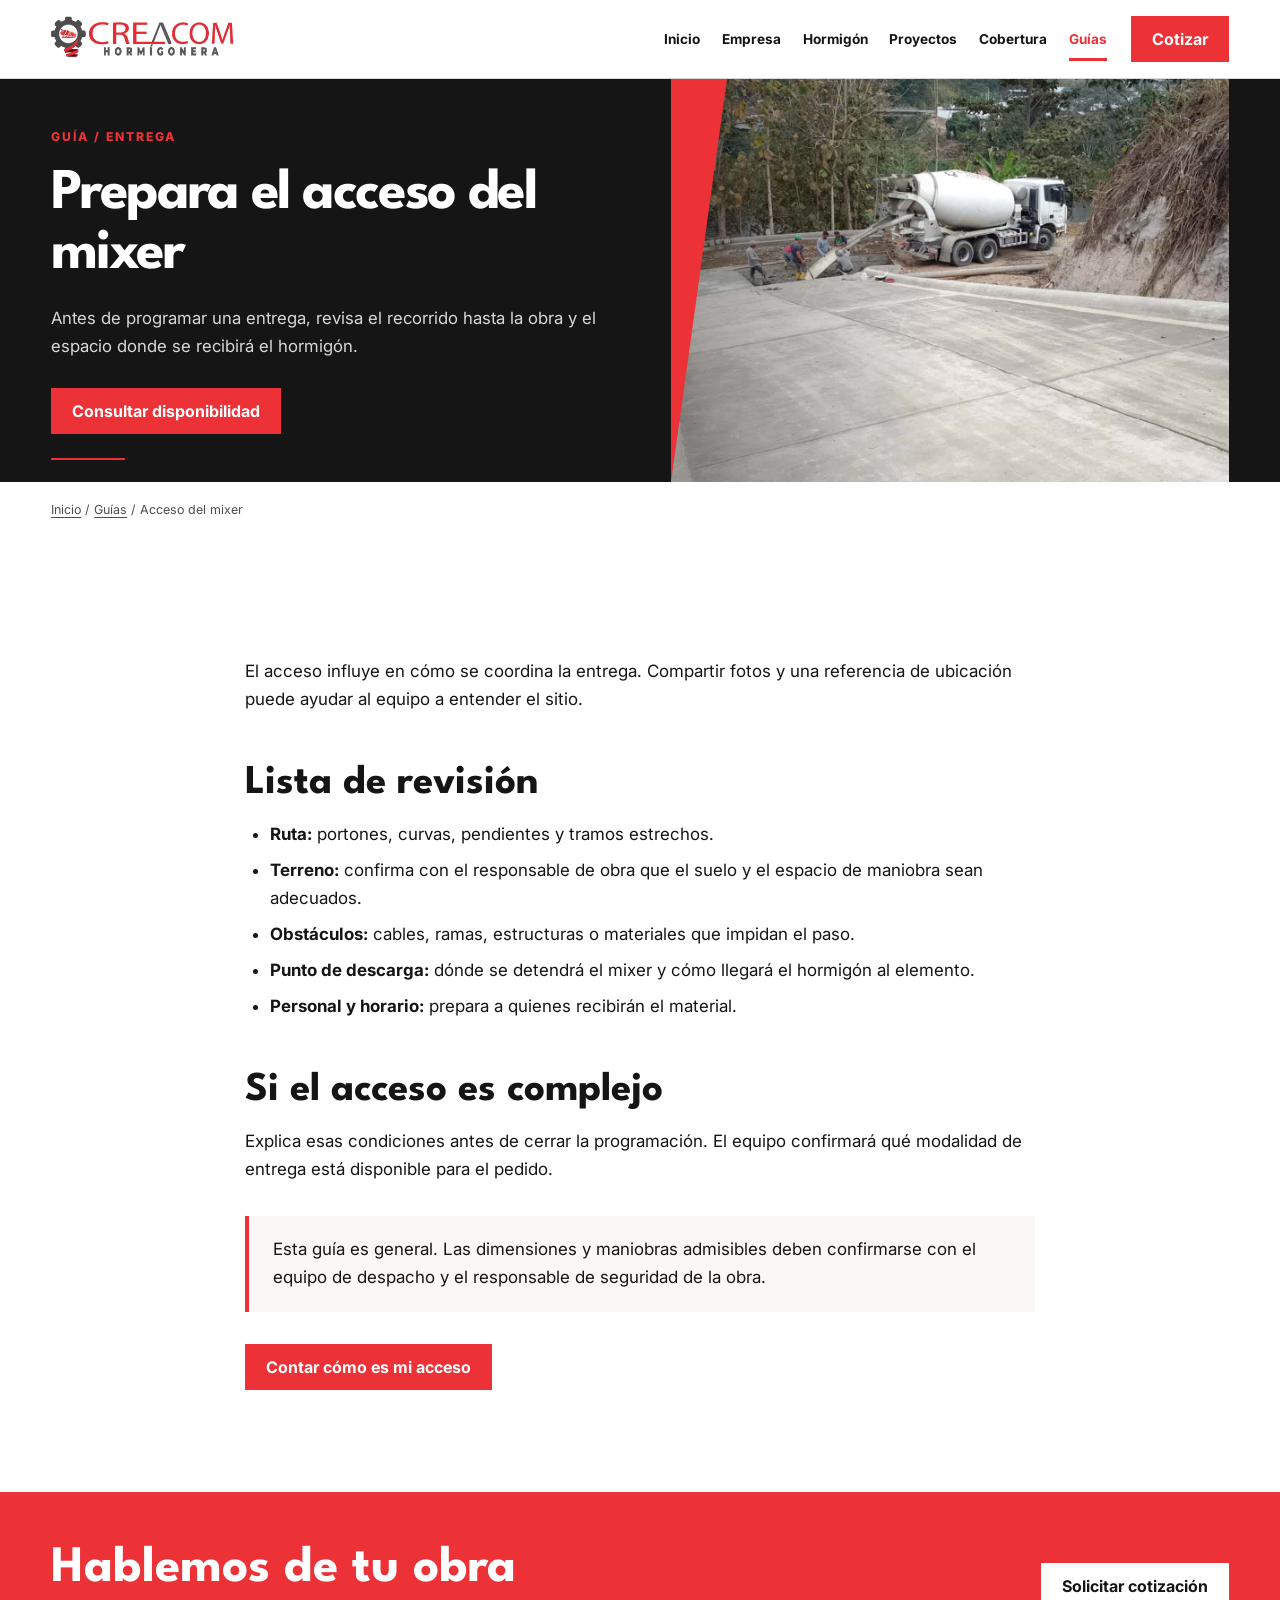
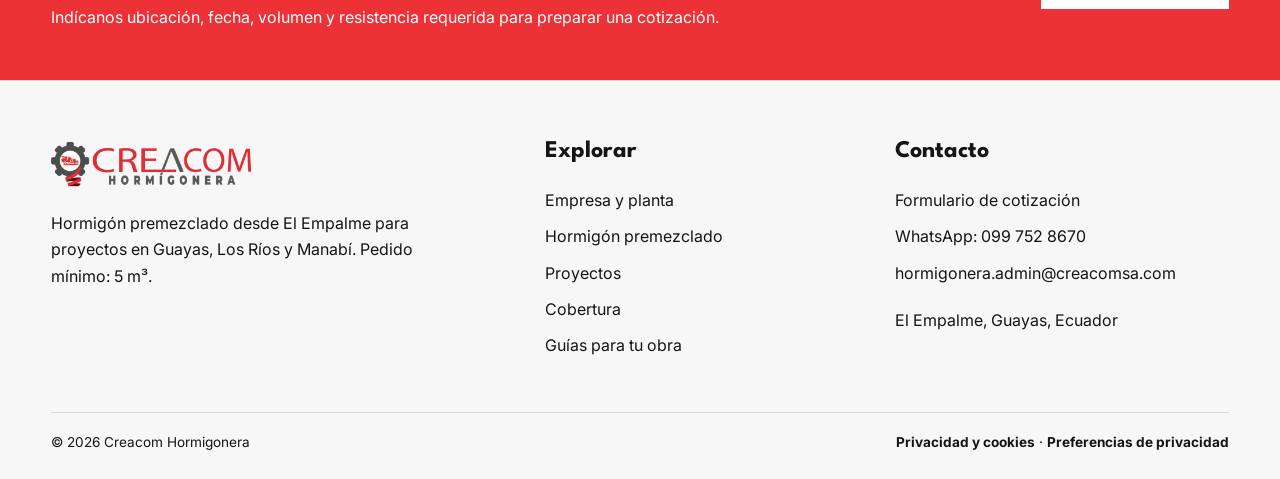
<file: guias/preparar-acceso-mixer/index.html>
<!doctype html><html lang="es"><head><meta charset="utf-8"><meta name="viewport" content="width=device-width, initial-scale=1"><title>Cómo preparar el acceso del mixer a una obra | Guía Creacom</title><meta name="description" content="Aspectos del acceso, terreno, maniobra y recepción del hormigón que conviene revisar antes de programar un camión mixer."><link rel="canonical" href="https://creahormigonera.com/guias/preparar-acceso-mixer/"><link rel="icon" href="/favicon.png" type="image/png"><link rel="preconnect" href="https://fonts.googleapis.com"><link rel="preconnect" href="https://fonts.gstatic.com" crossorigin><link href="https://fonts.googleapis.com/css2?family=Inter:wght@400;500;600;700&family=League+Spartan:wght@600;700;800&display=swap" rel="stylesheet"><link rel="stylesheet" href="/styles/editorial.css"><script defer src="/js/privacy-consent.js"></script></head><body>
<a class="skip" href="#contenido">Saltar al contenido</a><header class="site-header"><div class="wrap site-header__inner"><a class="site-logo" href="/" aria-label="Creacom Hormigonera, Inicio"><img src="/imagenes/creahormigoneralogo.png" alt="Creacom Hormigonera" loading="eager" fetchpriority="high"></a><nav class="site-nav" aria-label="Navegación principal"><a href="/">Inicio</a><a href="/empresa/">Empresa</a><a href="/hormigon-premezclado/">Hormigón</a><a href="/proyectos/">Proyectos</a><a href="/cobertura/">Cobertura</a><a href="/guias/" aria-current="page">Guías</a></nav><a class="site-action" href="/cotizar/">Cotizar</a><details class="mobile-menu"><summary><span>Menú</span><span class="mobile-menu__icon" aria-hidden="true"><i></i><i></i><i></i></span></summary><nav id="mobile-navigation" aria-label="Navegación móvil"><a href="/">Inicio</a><a href="/empresa/">Empresa</a><a href="/hormigon-premezclado/">Hormigón</a><a href="/proyectos/">Proyectos</a><a href="/cobertura/">Cobertura</a><a href="/guias/" aria-current="page">Guías</a><a class="mobile-menu__action" href="/cotizar/">Cotizar</a><div class="mobile-menu__socials" aria-label="Síguenos en redes sociales"><a href="https://www.facebook.com/profile.php?id=61587575957183&amp;locale=es_LA" target="_blank" rel="noopener noreferrer" aria-label="Facebook"><svg viewBox="0 0 24 24" aria-hidden="true"><path d="M13.4 21v-8h2.7l.4-3.1h-3.1V8c0-.9.3-1.6 1.6-1.6h1.7V3.6c-.3 0-1.4-.1-2.6-.1-2.6 0-4.3 1.6-4.3 4.5v1.9H7v3.1h2.8v8h3.6z"/></svg></a><a href="https://www.instagram.com/creacomhormigonera/" target="_blank" rel="noopener noreferrer" aria-label="Instagram"><svg viewBox="0 0 24 24" aria-hidden="true"><rect x="3.5" y="3.5" width="17" height="17" rx="5"/><circle cx="12" cy="12" r="4"/><circle class="mobile-menu__social-dot" cx="17.6" cy="6.7" r="1"/></svg></a><a href="https://www.tiktok.com/@creacom.hormigonera" target="_blank" rel="noopener noreferrer" aria-label="TikTok"><svg viewBox="0 0 24 24" aria-hidden="true"><path d="M14.2 3h3c.2 1.8 1.2 3.2 3.1 3.8v3.1a8.8 8.8 0 0 1-3.1-1v6.7a6.2 6.2 0 1 1-6.2-6.2c.4 0 .8 0 1.1.1v3.2a3.2 3.2 0 1 0 2.1 3V3z"/></svg></a></div></nav></details></div></header>
<main id="contenido"><section class="page-hero page-hero--guide-article"><div class="wrap page-hero__inner"><div class="page-hero__copy"><span class="kicker">Guía / Entrega</span><h1>Prepara el acceso del mixer</h1><p>Antes de programar una entrega, revisa el recorrido hasta la obra y el espacio donde se recibirá el hormigón.</p><a class="button" href="/cotizar/">Consultar disponibilidad</a></div><div class="page-hero__image"><img src="/imagenes/mixer3.jpg" alt="Camión mixer de Creacom en circulación" loading="eager" fetchpriority="high"></div></div></section><div class="wrap crumb"><a href="/">Inicio</a> / <a href="/guias/">Guías</a> / Acceso del mixer</div><section class="section "><div class="wrap"><article class="article"><p>El acceso influye en cómo se coordina la entrega. Compartir fotos y una referencia de ubicación puede ayudar al equipo a entender el sitio.</p><h2>Lista de revisión</h2><ul><li><strong>Ruta:</strong> portones, curvas, pendientes y tramos estrechos.</li><li><strong>Terreno:</strong> confirma con el responsable de obra que el suelo y el espacio de maniobra sean adecuados.</li><li><strong>Obstáculos:</strong> cables, ramas, estructuras o materiales que impidan el paso.</li><li><strong>Punto de descarga:</strong> dónde se detendrá el mixer y cómo llegará el hormigón al elemento.</li><li><strong>Personal y horario:</strong> prepara a quienes recibirán el material.</li></ul><h2>Si el acceso es complejo</h2><p>Explica esas condiciones antes de cerrar la programación. El equipo confirmará qué modalidad de entrega está disponible para el pedido.</p><div class="note"><p>Esta guía es general. Las dimensiones y maniobras admisibles deben confirmarse con el equipo de despacho y el responsable de seguridad de la obra.</p></div><a class="button" href="/cotizar/">Contar cómo es mi acceso</a></article></div></section></main><section class="cta-band"><div class="wrap"><div><h2>Hablemos de tu obra</h2><p>Indícanos ubicación, fecha, volumen y resistencia requerida para preparar una cotización.</p></div><a class="button" href="/cotizar/">Solicitar cotización</a></div></section>
<footer class="site-footer"><div class="wrap"><div class="site-footer__grid"><div><img src="/imagenes/creahormigoneralogo.png" alt="Creacom Hormigonera" loading="lazy"><p>Hormigón premezclado desde El Empalme para proyectos en Guayas, Los Ríos y Manabí. Pedido mínimo: 5 m³.</p></div><div><h2>Explorar</h2><a href="/empresa/">Empresa y planta</a><a href="/hormigon-premezclado/">Hormigón premezclado</a><a href="/proyectos/">Proyectos</a><a href="/cobertura/">Cobertura</a><a href="/guias/">Guías para tu obra</a></div><div><h2>Contacto</h2><a href="/cotizar/">Formulario de cotización</a><a href="https://wa.me/593997528670">WhatsApp: 099 752 8670</a><a href="mailto:hormigonera.admin@creacomsa.com">hormigonera.admin@creacomsa.com</a><p>El Empalme, Guayas, Ecuador</p></div></div><div class="site-footer__bottom"><span>© 2026 Creacom Hormigonera</span><span><a href="/privacidad/">Privacidad y cookies</a> · <a href="#" data-privacy-settings>Preferencias de privacidad</a></span></div></div></footer><script defer src="/js/site-motion.js"></script></body></html>
</file>
<file: styles/editorial.css>
:root {
  --red: #ED3237;
  --industrial: #4D4D4F;
  --mist: #F2F2F2;
  --carbon: #151515;
  --white: #FFFFFF;
  --line: #D8D8D8;
  --content: 1180px;
}
* { box-sizing: border-box; }
html { scroll-behavior: smooth; }
body { margin: 0; background: var(--white); color: var(--carbon); font: 400 16px/1.65 'Inter', sans-serif; }
img { max-width: 100%; display: block; }
a { color: inherit; }
button, input, select, textarea { font: inherit; }
:focus-visible { outline: 3px solid var(--red); outline-offset: 4px; }
.wrap { width: min(var(--content), calc(100% - clamp(40px, 8vw, 120px))); margin-inline: auto; }
.privacy-page-hero { padding: clamp(54px, 8vw, 95px) 0; background: #171b20; color: #fff; }
.privacy-page-hero h1 { margin: 0; font: 800 clamp(3rem, 7vw, 5.5rem)/.96 'League Spartan', sans-serif; letter-spacing: -.04em; }
.privacy-page-hero p { max-width: 660px; margin: 20px 0 0; color: #d6d9dc; font-size: clamp(1rem, 1.6vw, 1.2rem); }
.privacy-page__layout { display: grid; grid-template-columns: 245px minmax(0, 1fr); gap: clamp(35px, 6vw, 90px); }
.privacy-page__index { position: sticky; top: 100px; align-self: start; display: grid; gap: 10px; padding: 20px; border: 1px solid #e5e8eb; border-top: 3px solid var(--red); border-radius: 10px; }
.privacy-page__index strong { margin-bottom: 6px; font-family: 'League Spartan', sans-serif; font-size: 1.18rem; }
.privacy-page__index a { font-size: .85rem; text-decoration: none; }
.privacy-page__index a:hover, .privacy-page__content a:hover { color: var(--red); }
.privacy-page__content { max-width: 760px; }
.privacy-page__content section { padding: 0 0 26px; margin: 0 0 32px; border-bottom: 1px solid #e4e6e8; scroll-margin-top: 100px; }
.privacy-page__content h2 { margin: 0 0 14px; font: 700 clamp(1.6rem, 3vw, 2rem)/1.1 'League Spartan', sans-serif; }
.privacy-page__content p { margin: 0 0 14px; color: #424951; }
.privacy-page__content a { color: #bd1626; text-underline-offset: 3px; }
.privacy-page__updated { font-size: .8rem; }
@media (max-width: 760px) { .privacy-page__layout { display: block; } .privacy-page__index { position: static; margin-bottom: 38px; } }
.skip { position: absolute; left: -9999px; top: 12px; z-index: 100; padding: 8px 12px; background: var(--white); }
.skip:focus { left: 12px; }
.site-header { position: sticky; top: 0; z-index: 30; background: rgba(255,255,255,.97); border-bottom: 1px solid var(--line); backdrop-filter: blur(12px); }
.site-header__inner { min-height: 78px; display: flex; align-items: center; gap: 24px; }
.site-logo { display: block; flex: 0 0 auto; }
.site-logo img { width: 182px; height: auto; }
.site-nav { display: flex; gap: clamp(12px, 1.7vw, 26px); margin-left: auto; align-items: center; }
.site-nav a { position: relative; font-size: .85rem; font-weight: 700; text-decoration: none; white-space: nowrap; transition: color .22s ease; }
.site-nav a[aria-current], .site-nav a:hover { color: var(--red); }
.site-nav a::after { content: ''; position: absolute; right: 0; bottom: -11px; left: 0; height: 3px; background: var(--red); transform: scaleX(0); transform-origin: left; transition: transform .24s ease; }
.site-nav a[aria-current]::after, .site-nav a:hover::after, .site-nav a:focus-visible::after { transform: scaleX(1); }
.site-action, .button { display: inline-flex; align-items: center; justify-content: center; min-height: 46px; padding: 11px 20px; border: 1px solid var(--red); background: var(--red); color: var(--white); text-decoration: none; font-weight: 700; line-height: 1.25; transition: background .2s ease, transform .2s ease; }
.site-action:hover, .button:hover { background: #C91F2B; transform: translateY(-2px); }
.button--outline { background: transparent; color: var(--carbon); border-color: var(--carbon); }
.button--outline:hover { color: var(--white); background: var(--carbon); }
.mobile-menu { display: none; position: relative; margin-left: auto; }
.mobile-menu summary { display: flex; align-items: center; justify-content: center; gap: 9px; list-style: none; cursor: pointer; min-height: 44px; padding: 8px 11px; border: 1px solid var(--line); border-radius: 8px; background: var(--white); font-weight: 700; }
.mobile-menu summary::-webkit-details-marker { display: none; }
.mobile-menu__icon { display: grid; align-content: center; gap: 4px; width: 18px; height: 18px; }
.mobile-menu__icon i { display: block; width: 18px; height: 2px; border-radius: 2px; background: currentColor; transition: transform .2s ease, opacity .15s ease; }
.mobile-menu[open] .mobile-menu__icon i:first-child { transform: translateY(6px) rotate(45deg); }
.mobile-menu[open] .mobile-menu__icon i:nth-child(2) { opacity: 0; }
.mobile-menu[open] .mobile-menu__icon i:last-child { transform: translateY(-6px) rotate(-45deg); }
.mobile-menu nav { position: absolute; left: auto; right: 0; top: calc(100% + 9px); width: min(420px, calc(100vw - 56px)); display: grid; gap: 9px; background: var(--white); border: 1px solid #e8e9ec; border-radius: 14px; padding: 14px; box-shadow: 0 18px 44px rgba(0,0,0,.18); max-height: calc(100svh - 82px); overflow-y: auto; }
.mobile-menu nav a { display: flex; align-items: center; justify-content: space-between; min-height: 48px; padding: 12px 14px; border: 1px solid #e7e9ed; border-radius: 9px; background: var(--white); text-decoration: none; font-weight: 700; transition: color .2s ease, border-color .2s ease, background .2s ease, transform .2s ease; }
.mobile-menu nav a:not(.mobile-menu__action):not([aria-label]):after { content: '→'; color: var(--red); font-weight: 500; }
.mobile-menu nav a:hover, .mobile-menu nav a:focus-visible { border-color: var(--red); background: #fff8f8; color: var(--red); transform: translateY(-1px); }
.mobile-menu nav .mobile-menu__action { justify-content: center; min-height: 50px; margin-top: 3px; border-color: var(--red); background: var(--red); color: var(--white); }
.mobile-menu nav .mobile-menu__action:hover, .mobile-menu nav .mobile-menu__action:focus-visible { border-color: #c91f2b; background: #c91f2b; color: var(--white); }
.mobile-menu__socials { display: flex; gap: 10px; padding-top: 14px; margin-top: 3px; border-top: 1px solid var(--line); }
.mobile-menu__socials a { display: grid !important; place-items: center; flex: 0 0 42px; width: 42px; height: 42px; min-height: 42px !important; padding: 0 !important; border-radius: 50% !important; }
.mobile-menu__socials a:after { content: none !important; }
.mobile-menu__socials svg { width: 18px; height: 18px; fill: currentColor; stroke: currentColor; stroke-width: 1.8; }
.mobile-menu__socials svg rect, .mobile-menu__socials svg circle { fill: none; }
.mobile-menu__socials svg .mobile-menu__social-dot { fill: currentColor; stroke: none; }
.page-hero { background: var(--carbon); color: var(--white); overflow: hidden; }
.page-hero__inner { min-height: 460px; display: grid; grid-template-columns: 1.02fr .98fr; }
.page-hero__copy { padding: clamp(56px, 8vw, 108px) 55px clamp(56px, 8vw, 108px) 0; position: relative; align-self: center; }
.page-hero__copy > * { animation: arrive .65s both; }
.page-hero__copy > :nth-child(2) { animation-delay: .08s; }
.page-hero__copy > :nth-child(3) { animation-delay: .16s; }
.page-hero__copy > :nth-child(4) { animation-delay: .24s; }
@keyframes arrive { from { opacity: 0; transform: translateY(12px); } to { opacity: 1; transform: translateY(0); } }
.page-hero__copy::after { content: ''; position: absolute; height: 2px; width: 74px; bottom: 60px; left: 0; background: var(--red); }
.kicker, .eyebrow { display: block; color: var(--red); text-transform: uppercase; letter-spacing: .16em; font-size: .76rem; font-weight: 800; margin-bottom: 18px; }
.page-hero h1, h2, h3, .display { font-family: 'League Spartan', sans-serif; line-height: 1.04; margin: 0; }
.page-hero h1 { font-size: clamp(3.2rem, 6.2vw, 6.3rem); max-width: 800px; letter-spacing: -.04em; }
.page-hero--empresa h1 { font-size: clamp(3rem, 4.5vw, 5.3rem); }
.page-hero__copy p { max-width: 590px; color: #D8D8D8; font-size: 1.05rem; line-height: 1.65; margin: 20px 0 28px; }
.page-hero__image { position: relative; min-height: 390px; }
.page-hero__image::after { content: ''; position: absolute; inset: 0; background: linear-gradient(90deg, rgba(21,21,21,.34), transparent 48%); pointer-events: none; }
.page-hero__image img { width: 100%; height: 100%; object-fit: cover; object-position: center; }
.page-hero__image::before { content: ''; width: 56px; height: 100%; background: var(--red); clip-path: polygon(0 0, 100% 0, 0 100%); position: absolute; z-index: 1; left: 0; top: 0; }
.product-hero { position: relative; isolation: isolate; display: flex; align-items: center; overflow: hidden; background: linear-gradient(135deg, #fff 0 45%, #f7f8fa 45% 53%, #fff 53%); }
.product-hero__inner { display: grid; grid-template-columns: minmax(0, 41fr) minmax(0, 59fr); align-items: center; gap: 20px; padding-block: clamp(28px, 4svh, 42px); }
.product-hero__copy { position: relative; z-index: 2; max-width: 510px; }
.product-hero__copy > * { animation: arrive .7s both; }
.product-hero__copy > :nth-child(2) { animation-delay: .08s; }
.product-hero__copy > :nth-child(3) { animation-delay: .16s; }
.product-hero__copy > :nth-child(4) { animation-delay: .24s; }
.product-hero__copy > :nth-child(5), .product-hero__copy > :nth-child(6) { animation-delay: .32s; }
.product-hero__kicker { display: flex; flex-wrap: wrap; align-items: center; gap: 10px; margin-bottom: clamp(10px, 2svh, 20px); }
.product-hero__kicker span:last-child { color: #666; }
.product-hero h1 { max-width: 560px; margin: 0; font: 800 clamp(3rem, 4.5vw, 4.4rem)/.96 'League Spartan', sans-serif; letter-spacing: -.047em; text-wrap: balance; }
.product-hero h1 span { color: var(--red); }
.product-hero__copy > p:not(.product-hero__minimum) { max-width: 455px; margin: clamp(14px, 2.4svh, 24px) 0 clamp(16px, 2.4svh, 26px); color: var(--industrial); font-size: clamp(1rem, 1.4vw, 1.2rem); line-height: 1.45; }
.product-hero__cta { gap: 22px; min-height: 50px; padding-inline: 24px; }
.product-hero__cta svg { width: 20px; height: 20px; }
.product-hero__minimum { margin: 6px 0 0; color: var(--industrial); font-size: .82rem; }
.product-hero__facts { display: grid; grid-template-columns: repeat(3, minmax(0, 1fr)); max-width: 390px; gap: 0; margin: clamp(20px, 3svh, 30px) 0 0; padding: 0; list-style: none; }
.product-hero__facts li { display: flex; flex-direction: column; align-items: center; justify-content: flex-start; min-width: 0; padding: 4px 10px; border-right: 1px solid var(--line); text-align: center; font-size: .78rem; font-weight: 700; line-height: 1.15; }
.product-hero__facts li:first-child { padding-left: 0; }
.product-hero__facts li:last-child { border-right: 0; }
.product-hero__facts svg { width: 48px; height: 48px; margin-bottom: 4px; }
.product-hero__visual { position: relative; min-width: 0; padding: 22px 0 0 16px; isolation: isolate; animation: product-visual-enter .9s .15s both; }
.product-hero__visual::before, .product-hero__visual::after { content: ''; position: absolute; z-index: -1; background: var(--red); border-radius: 20px; }
.product-hero__visual::before { width: 40%; height: 100px; top: 2px; right: 5px; transform: rotate(-4deg); }
.product-hero__visual::after { width: 80px; height: 105px; bottom: 82px; left: -9px; transform: rotate(4deg); }
.product-hero__media { height: auto; overflow: hidden; border-radius: 24px; box-shadow: 0 18px 38px rgba(27,37,51,.15); transform: rotate(-1.5deg); }
.product-hero__media img { width: 100%; height: auto; aspect-ratio: 1672 / 941; object-fit: contain; transform: none; }
.product-hero__proof { position: relative; z-index: 2; display: grid; grid-template-columns: repeat(3, minmax(0,1fr)); width: min(82%, 510px); min-height: 88px; margin: 7px 0 0 auto; padding: 11px 12px; border-radius: 16px; background: #fff; box-shadow: 0 14px 32px rgba(26,33,43,.14); list-style: none; animation: product-proof-enter .75s .5s both; }
.product-hero__proof li { display: flex; flex-direction: column; align-items: center; justify-content: center; gap: 5px; padding: 0 10px; border-right: 1px solid var(--line); text-align: center; font-size: .75rem; font-weight: 700; line-height: 1.16; }
.product-hero__proof li:last-child { border: 0; }
.product-hero__proof svg { width: 28px; height: 28px; }
@keyframes product-visual-enter { from { opacity: 0; transform: translate3d(24px,12px,0); } to { opacity: 1; transform: translate3d(0,0,0); } }
@keyframes product-proof-enter { from { opacity: 0; transform: translateY(16px); } to { opacity: 1; transform: translateY(0); } }
#resistencias { scroll-margin-top: 105px; }
@media (min-width: 761px) and (max-height: 690px) {
  .product-hero h1 { font-size: clamp(3rem, 4.4vw, 4.7rem); }
  .product-hero__facts svg { width: 40px; height: 40px; }
  .product-hero__facts { margin-top: 10px; }
  .product-hero__media { height: auto; }
}
.company-hero { position: relative; display: flex; align-items: center; height: calc(100svh - 79px); min-height: 540px; overflow: hidden; isolation: isolate; background: var(--carbon); color: var(--white); }
.company-hero__media, .company-hero__shade, .company-hero__slash, .company-hero__blueprint { position: absolute; inset: 0; pointer-events: none; }
.company-hero__media { z-index: -4; }
.company-hero__media img { width: 100%; height: 100%; object-fit: cover; object-position: center 52%; }
.company-hero__shade { z-index: -3; background: linear-gradient(90deg, rgba(8,10,12,.35), transparent 70%); }
.company-hero__shade::before { content: ''; position: absolute; inset: 0; background: linear-gradient(180deg, rgba(235,235,235,.25), rgba(65,65,65,.12) 55%, rgba(190,190,190,.1)); clip-path: polygon(45% 0, 49% 0, 35% 100%, 31% 100%); }
.company-hero__shade::after { content: ''; position: absolute; inset: 0; background: linear-gradient(105deg, rgba(5,8,10,.92), rgba(5,8,10,.82) 34%, rgba(5,8,10,.63) 53%, rgba(5,8,10,.4)); clip-path: polygon(0 0, 49% 0, 35% 100%, 0 100%); }
.company-hero__slash { z-index: -2; background: linear-gradient(180deg, rgba(237,50,55,.96) 0%, rgba(237,50,55,.87) 23%, rgba(237,50,55,.26) 43%, rgba(137,23,27,.3) 67%, rgba(237,50,55,.91) 84%, rgba(237,50,55,.98)); clip-path: polygon(49% 0, 53% 0, 35% 100%, 31% 100%); }
.company-hero__blueprint { z-index: -1; width: 44%; overflow: hidden; opacity: .19; }
.company-hero__blueprint::before, .company-hero__blueprint::after { content: ''; position: absolute; left: -148px; width: 300px; height: 300px; background: url('/imagenes/iconos-empresa/engranaje-tecnico.svg') center / contain no-repeat; }
.company-hero__blueprint::before { top: -155px; transform: rotate(12deg); }
.company-hero__blueprint::after { bottom: -147px; transform: rotate(-8deg); }
.company-hero__inner { position: relative; z-index: 1; padding-block: clamp(18px, 2.8vh, 34px); }
.company-hero__copy { max-width: 530px; }
.company-hero__kicker { display: flex; align-items: center; gap: 14px; margin: 0 0 clamp(13px, 2vh, 20px); white-space: nowrap; }
.company-hero__kicker::after { content: ''; width: 68px; height: 2px; flex: 0 0 auto; background: var(--red); }
.company-hero h1 { max-width: 530px; font: 800 clamp(2.8rem, 4vw, 3.7rem)/.93 'League Spartan', sans-serif; letter-spacing: -.045em; }
.company-hero h1 span { color: var(--red); }
.company-hero__copy > * { animation: arrive .65s both; }
.company-hero__copy > :nth-child(2) { animation-delay: .08s; }
.company-hero__copy > :nth-child(3) { animation-delay: .16s; }
.company-hero__copy > :nth-child(4) { animation-delay: .22s; }
.company-hero__copy > :nth-child(5) { animation-delay: .28s; }
.company-hero__copy > :nth-child(6) { animation-delay: .34s; }
.company-hero__intro { margin: 10px 0 17px; color: #F5F5F5; font-size: clamp(.95rem, 1.3vw, 1.1rem); line-height: 1.35; }
.company-hero__quicklinks { display: flex; max-width: 410px; margin: 0 0 21px; }
.company-hero__quicklinks a { display: flex; align-items: center; gap: 9px; flex: 1 1 50%; min-height: 49px; padding: 1px 14px; border-left: 3px solid var(--red); color: var(--white); text-decoration: none; font-weight: 700; font-size: .89rem; line-height: 1.12; transition: color .2s ease; }
.company-hero__quicklinks a:hover { color: #FFD5D6; }
.company-hero__quicklinks svg { width: 40px; height: 40px; flex: 0 0 40px; }
.company-hero__proof { display: grid; grid-template-columns: repeat(4, minmax(0, 1fr)); max-width: 410px; margin: 0 0 21px; padding: 0; list-style: none; }
.company-hero__proof li { display: flex; flex-direction: column; align-items: center; justify-content: start; min-width: 0; min-height: 79px; padding: 0 6px; border-right: 1px solid rgba(255,255,255,.28); text-align: center; }
.company-hero__proof li:first-child { padding-left: 0; }
.company-hero__proof li:last-child { border: 0; }
.company-hero__proof svg { width: 48px; height: 48px; margin-bottom: 7px; }
.company-hero__proof span { font-size: .74rem; font-weight: 600; line-height: 1.13; }
.company-hero__cta { gap: 14px; min-width: 210px; }
.company-hero__cta svg { width: 17px; height: 17px; }
.purpose-section { padding-bottom: clamp(44px, 5vw, 64px); }
.plant-section { overflow: hidden; padding-block: clamp(48px, 5vw, 68px); }
#planta, #equipo, #proceso { scroll-margin-top: 96px; }
#mixers, #bombeo { scroll-margin-top: 96px; }
.plant-gallery { display: grid; grid-template-columns: minmax(230px, .8fr) repeat(2, minmax(0, 1fr)); grid-template-rows: repeat(2, minmax(220px, 1fr)); gap: 18px; }
.plant-video, .plant-photo { position: relative; min-width: 0; min-height: 0; margin: 0; overflow: hidden; background: var(--carbon); color: var(--white); }
.plant-video { grid-row: span 2; aspect-ratio: 9 / 16; }
.plant-video video, .plant-photo img { display: block; width: 100%; height: 100%; object-fit: cover; }
.plant-video video { position: absolute; inset: 0; background: #050505; }
.plant-video::before { content: ''; position: absolute; z-index: 1; inset: 0 0 auto; height: 43%; background: linear-gradient(180deg, rgba(0,0,0,.82), transparent); pointer-events: none; }
.plant-video::after, .plant-photo::after { content: ''; position: absolute; inset: 35% 0 0; z-index: 1; background: linear-gradient(180deg, transparent, rgba(0,0,0,.84)); pointer-events: none; }
.plant-video figcaption, .plant-photo figcaption { position: absolute; z-index: 2; right: 20px; bottom: 18px; left: 20px; }
.plant-video figcaption { top: 18px; bottom: auto; }
.plant-video h3, .plant-photo h3 { margin: 5px 0 5px; font-size: clamp(1.35rem, 2vw, 1.8rem); }
.plant-video p, .plant-photo p { max-width: 44ch; margin: 0; color: #F0F0F0; font-size: .88rem; line-height: 1.45; }
.plant-video .eyebrow, .plant-photo .eyebrow { margin: 0; color: #FF555A; font-size: .65rem; }
.plant-photo img { transition: transform .5s ease; }
@media (hover: hover) { .plant-photo:hover img { transform: scale(1.035); } }
.brand-panel, .plant-gallery figure { transition: opacity .65s ease-out, transform .65s ease-out; }
.brand-panel.is-pending img, .brand-panel.is-pending p, .plant-gallery.is-pending figure { opacity: 0; transform: translateY(12px); }
.plant-gallery.is-pending figure:nth-child(2) { transition-delay: .08s; }
.plant-gallery.is-pending figure:nth-child(3) { transition-delay: .16s; }
.plant-gallery.is-pending figure:nth-child(4) { transition-delay: .24s; }
.crumb { padding: 18px 0; font-size: .78rem; color: var(--industrial); }
.crumb a { text-decoration: underline; text-underline-offset: 3px; }
.section { padding: clamp(64px, 8vw, 112px) 0; }
.section--mist { background: var(--mist); }
.section--dark { background: var(--carbon); color: var(--white); }
.section--tight { padding: 54px 0; }
.section-head { display: grid; grid-template-columns: minmax(0, .55fr) minmax(0, 1fr); gap: 44px; align-items: end; margin-bottom: 34px; }
.section-head h2 { font-size: clamp(2.35rem, 4.4vw, 4.6rem); letter-spacing: -.035em; }
.section-head p { max-width: 650px; margin: 0; color: var(--industrial); }
.section--dark .section-head p { color: #D0D0D0; }
.measure { border-left: 3px solid var(--red); padding-left: 20px; }
.grid-2 { display: grid; grid-template-columns: repeat(2, minmax(0, 1fr)); gap: 28px; }
.grid-3 { display: grid; grid-template-columns: repeat(3, minmax(0, 1fr)); gap: 22px; }
.split { display: grid; grid-template-columns: minmax(0, 1fr) minmax(0, 1fr); gap: clamp(28px, 5vw, 84px); align-items: center; }
.split img { width: 100%; height: 430px; object-fit: cover; }
.split h2 { font-size: clamp(2.3rem, 4vw, 4rem); letter-spacing: -.035em; }
.split p { max-width: 620px; }
.split .button { margin-top: 14px; }
.product-facts { display: grid; grid-template-columns: repeat(3, minmax(0, 1fr)); list-style: none; padding: 0; margin: 0 0 64px; border-block: 1px solid var(--line); }
.product-facts li { padding: 24px; border-right: 1px solid var(--line); }
.product-facts li:first-child { padding-left: 0; }
.product-facts li:last-child { border-right: 0; }
.product-facts strong { display: block; font-family: 'League Spartan', sans-serif; font-size: clamp(1.4rem, 2.5vw, 2rem); line-height: 1.1; }
.product-facts span { display: block; margin-top: 7px; color: var(--industrial); font-size: .85rem; }
.product-options .section-head { grid-template-columns: minmax(0, 1fr) minmax(220px, 310px); gap: clamp(30px, 5vw, 70px); align-items: end; margin-bottom: 30px; }
.product-options .section-head h2 { max-width: 720px; font-size: clamp(2.6rem, 3.6vw, 3.75rem); line-height: 1.03; }
.product-options .section-head p { padding-bottom: 5px; }
.product-grid { display: grid; grid-template-columns: repeat(4, minmax(0, 1fr)); gap: 18px; }
.product-tile { display: flex; flex-direction: column; }
.product-grid .product-tile img { height: clamp(155px, 14vw, 190px); }
.product-tile .tile__body { display: flex; flex: 1; flex-direction: column; padding: 22px; }
.product-grid .product-tile h3 { font-size: clamp(1.45rem, 2vw, 1.85rem); line-height: 1.06; }
.product-tile p { font-size: .9rem; line-height: 1.5; }
.product-grid .product-tile a { margin-top: auto; padding-top: 18px; font-size: .9rem; }
.product-note { margin-top: 30px; }
.product-photo-note { font-size: .8rem; color: var(--industrial); }
.product-delivery { position: relative; overflow: hidden; isolation: isolate; }
.product-delivery::before { content: ''; position: absolute; z-index: -1; inset: 0; opacity: .42; background: repeating-linear-gradient(115deg, transparent 0 174px, rgba(237,50,55,.2) 175px 176px, transparent 177px 350px); background-size: 900px 900px; animation: technical-drift 16s linear infinite alternate; pointer-events: none; }
@keyframes technical-drift { from { background-position: 0 0; } to { background-position: 180px -90px; } }
.product-delivery__heading { max-width: 760px; margin-bottom: clamp(50px, 7vw, 90px); }
.product-delivery__heading h2 { font-size: clamp(2.6rem, 5.2vw, 5rem); letter-spacing: -.035em; }
.product-delivery__heading p { margin: 16px 0 0; color: #D2D2D2; }
.operation-pane { display: grid; gap: clamp(28px, 4vw, 56px); align-items: center; }
.operation-pane--mixers { grid-template-columns: minmax(0, .7fr) minmax(0, 1.3fr); }
.operation-pane--bombeo { grid-template-columns: minmax(0, 1fr) minmax(0, 1.08fr) minmax(0, .65fr); margin-top: clamp(76px, 9vw, 130px); padding-top: clamp(50px, 6vw, 78px); border-top: 1px solid rgba(255,255,255,.25); }
.operation-pane__copy { position: relative; z-index: 1; background: var(--carbon); }
.operation-pane__label { display: block; margin-bottom: 14px; color: var(--red); font-size: .75rem; font-weight: 800; letter-spacing: .16em; text-transform: uppercase; }
.operation-pane__copy h3 { max-width: 14ch; font-size: clamp(2.2rem, 3.4vw, 3.7rem); letter-spacing: -.035em; }
.operation-pane__copy p { max-width: 48ch; color: #E3E3E3; }
.operation-pane__copy .button { margin-top: 14px; }
.mixer-gallery { display: grid; grid-template-columns: repeat(3, minmax(0, 1fr)); grid-template-rows: 160px 160px 145px; gap: 12px; min-width: 0; }
.mixer-gallery figure, .bombeo-photo { position: relative; min-width: 0; margin: 0; overflow: hidden; background: #292929; }
.mixer-gallery__wide { grid-column: 1 / span 2; grid-row: 1 / span 2; }
.mixer-gallery figure:nth-child(2) { grid-column: 1; grid-row: 3; }
.mixer-gallery figure:nth-child(3) { grid-column: 2; grid-row: 3; }
.mixer-gallery__video { grid-column: 3; grid-row: 1 / span 3; }
.mixer-gallery img, .bombeo-photo img { width: 100%; height: 100%; object-fit: cover; transition: transform .55s ease; }
.bombeo-photo img { position: absolute; inset: 0; opacity: 0; transition: opacity 1s ease, transform .55s ease; }
.bombeo-photo img.is-active { opacity: 1; }
.bombeo-photo__toggle { position: absolute; z-index: 2; top: 12px; right: 12px; display: grid; place-items: center; width: 38px; height: 38px; padding: 8px; border: 1px solid rgba(255,255,255,.8); border-radius: 50%; background: rgba(21,21,21,.72); color: var(--white); cursor: pointer; }
.bombeo-photo__toggle:hover { background: var(--carbon); }
.bombeo-photo__toggle svg { width: 100%; height: 100%; }
.mixer-gallery__wide img { object-position: center 46%; }
.mixer-gallery figure::after, .bombeo-photo::after { content: ''; position: absolute; inset: 45% 0 0; background: linear-gradient(transparent, rgba(0,0,0,.74)); pointer-events: none; }
.mixer-gallery figcaption, .bombeo-photo figcaption { position: absolute; z-index: 1; right: 10px; bottom: 10px; left: 10px; font-size: .72rem; font-weight: 700; line-height: 1.25; }
.mixer-gallery video { display: block; width: 100%; height: 100%; object-fit: cover; }
.mixer-gallery__video::after { display: none; }
.mixer-gallery__video figcaption { padding: 4px 6px; width: fit-content; background: rgba(21,21,21,.84); }
.bombeo-photo { height: 340px; }
@media (hover: hover) { .mixer-gallery figure:hover img, .bombeo-photo:hover img { transform: scale(1.045); } }
.product-delivery__access { border-left: 3px solid var(--red); padding-left: 18px; color: #DDD; }
.product-delivery__link { display: block; width: fit-content; margin-top: 20px; text-underline-offset: 4px; }
.delivery-video { width: 100%; max-width: 225px; min-width: 0; margin: 0; justify-self: center; }
.delivery-video video { display: block; width: 100%; height: auto; aspect-ratio: 480 / 848; background: #050505; }
.delivery-video figcaption { margin-top: 12px; font-size: .8rem; color: #D8D8D8; }
.product-prep .split img { object-position: 45% center; }
.product-delivery.has-motion [data-operation-reveal] { opacity: 0; transform: translateY(34px); transition: opacity .7s ease, transform .7s ease; }
.product-delivery.has-motion [data-operation-reveal].is-visible { opacity: 1; transform: none; }
.product-delivery.has-motion .mixer-gallery figure:nth-child(2), .product-delivery.has-motion .bombeo-photo { transition-delay: .1s; }
.product-delivery.has-motion .mixer-gallery figure:nth-child(3), .product-delivery.has-motion .delivery-video { transition-delay: .2s; }
.product-delivery.has-motion .mixer-gallery figure:nth-child(4) { transition-delay: .3s; }
@media (max-width: 950px) {
  .operation-pane--mixers, .operation-pane--bombeo { grid-template-columns: 1fr; }
  .operation-pane--bombeo { grid-template-columns: minmax(0, 1fr) minmax(0, .8fr); }
  .operation-pane--bombeo .operation-pane__copy { grid-column: 1 / -1; }
  .delivery-video { width: min(100%, 240px); }
}
@media (max-width: 700px) {
  .product-facts { grid-template-columns: 1fr; margin-bottom: 42px; }
  .product-facts li, .product-facts li:first-child { padding: 18px 0; border-right: 0; border-bottom: 1px solid var(--line); }
  .product-facts li:last-child { border-bottom: 0; }
  .operation-pane--bombeo { grid-template-columns: 1fr; }
  .operation-pane--bombeo .operation-pane__copy { grid-column: auto; }
  .mixer-gallery { grid-template-rows: 175px 175px 145px; }
  .bombeo-photo { height: 255px; }
  .delivery-video { width: min(100%, 300px); }
}
@media (max-width: 480px) {
  .mixer-gallery { grid-template-columns: repeat(2, minmax(0, 1fr)); grid-template-rows: 255px 140px auto; }
  .mixer-gallery__wide { grid-column: 1 / -1; grid-row: 1; }
  .mixer-gallery figure:nth-child(2) { grid-column: 1; grid-row: 2; }
  .mixer-gallery figure:nth-child(3) { grid-column: 2; grid-row: 2; }
  .mixer-gallery__video { grid-column: 1 / -1; grid-row: 3; width: min(100%, 270px); margin-inline: auto; aspect-ratio: 480 / 848; }
}
.brand-panel { min-height: 430px; display: flex; flex-direction: column; align-items: center; justify-content: center; gap: 22px; padding: 48px; position: relative; overflow: hidden; background: var(--mist); border-left: 4px solid var(--red); text-align: center; }
.brand-panel::before { content: ''; position: absolute; inset: 20px; border: 1px solid #D4D4D4; pointer-events: none; }
.brand-panel::after { content: ''; position: absolute; width: 120px; height: 3px; bottom: 42px; background: var(--red); }
.split .brand-panel img { width: min(100%, 400px); height: auto; object-fit: contain; }
.brand-panel p { margin: 0; color: var(--industrial); font-size: .85rem; font-weight: 700; letter-spacing: .12em; text-transform: uppercase; }
.brand-panel img, .brand-panel p { transition: opacity .7s ease-out, transform .7s ease-out; }
.brand-panel.is-pending img, .brand-panel.is-pending p { opacity: 0; transform: translateY(10px); }
.company-intro p { margin: 0 0 18px; color: #353a40; line-height: 1.75; }
.company-intro p:last-of-type { margin-bottom: 8px; }
.purpose-section__heading { display: flex; align-items: center; justify-content: space-between; gap: 24px; margin-bottom: 24px; }
.purpose-section__heading .eyebrow { margin: 0; }
.purpose-section__heading img { width: clamp(145px, 15vw, 190px); height: auto; }
.purpose-grid { display: grid; grid-template-columns: repeat(2, minmax(0, 1fr)); overflow: hidden; background: var(--white); border: 1px solid #E1E1E1; border-radius: 22px; box-shadow: 0 18px 50px rgba(21,21,21,.055); }
.purpose-card { position: relative; display: flex; flex-direction: column; align-items: center; padding: clamp(34px, 4.5vw, 62px) clamp(24px, 4vw, 56px) clamp(40px, 5vw, 68px); text-align: center; }
.purpose-card + .purpose-card { border-left: 1px solid #D8D8D8; }
.purpose-card + .purpose-card::before { content: ''; position: absolute; left: -5px; top: 50%; width: 9px; height: 9px; border-radius: 50%; background: var(--red); transform: translateY(-50%); }
.purpose-card__icon { display: grid; place-items: center; width: 112px; height: 112px; margin-bottom: 24px; border: 2px solid currentColor; border-radius: 50%; color: #D41824; }
.purpose-card__icon svg { width: 66px; height: 66px; }
.purpose-card--vision .purpose-card__icon { color: var(--carbon); }
.purpose-grid h2 { position: relative; margin: 0; padding-bottom: 18px; font: 800 clamp(2.8rem, 4.3vw, 4.25rem)/.95 'League Spartan', sans-serif; letter-spacing: -.045em; text-transform: uppercase; }
.purpose-grid h2::after { content: ''; position: absolute; bottom: 0; left: 50%; width: 92px; height: 3px; border-radius: 3px; background: var(--red); transform: translateX(-50%); }
.purpose-card--vision h2::after { background: var(--carbon); }
.purpose-grid p { margin: 24px 0 0; max-width: 37ch; color: #32363B; font-size: clamp(1rem, 1.4vw, 1.12rem); line-height: 1.7; }
.purpose-grid strong { color: #D41824; font-weight: 700; }
.advice-band { display: flex; justify-content: space-between; align-items: center; gap: 30px; margin-top: 28px; padding: clamp(24px, 3vw, 36px); background: var(--white); border-left: 4px solid var(--red); }
.advice-band .eyebrow { margin-bottom: 10px; }
.advice-band h3 { font-size: clamp(1.8rem, 2.6vw, 2.6rem); }
.advice-band p { margin: 12px 0 0; max-width: 650px; }
.advice-band .button { flex: 0 0 auto; }
.split--team img { height: auto; aspect-ratio: 3 / 2; object-fit: cover; }
.tile, .fact, .guide-card { background: var(--white); border: 1px solid var(--line); min-width: 0; }
.tile__body, .fact, .guide-card { padding: clamp(22px, 3vw, 34px); }
.tile img { width: 100%; height: 246px; object-fit: cover; }
.tile { overflow: hidden; }
.tile img { transition: transform .35s ease; }
.tile, .fact, .plant-photo, .mixer-gallery figure, .delivery-video { transition: transform .28s ease, box-shadow .28s ease; }
.tile:hover, .fact:hover, .plant-photo:hover, .mixer-gallery figure:hover, .delivery-video:hover { transform: translateY(-4px); box-shadow: 0 16px 34px rgba(21,21,21,.12); }
.tile:hover img, .plant-photo:hover img, .mixer-gallery figure:hover img { transform: scale(1.035); }
.brand-book__photos img { transition: transform .45s cubic-bezier(.2,.7,.2,1), filter .3s ease; }
.brand-book__photos img:hover { transform: scale(1.045); filter: saturate(1.08); }
.motion-reveal { opacity: 0; transform: translateY(22px); transition: opacity .65s ease, transform .65s cubic-bezier(.2,.7,.2,1); transition-delay: var(--motion-delay, 0ms); }
.motion-reveal.is-visible { opacity: 1; transform: none; }
.motion-reveal.is-visible:hover { transform: translateY(-3px); }
@media (hover: hover) { .tile:hover img { transform: scale(1.035); } }
.tile h3, .guide-card h3 { font-size: 1.8rem; margin: 4px 0 9px; }
.tile p, .fact p, .guide-card p { margin: 0; color: var(--industrial); }
.tile a, .guide-card a { display: inline-flex; margin-top: 20px; color: var(--red); font-weight: 800; text-decoration-thickness: 2px; text-underline-offset: 5px; }
.fact { border-top: 4px solid var(--red); }
.fact h3 { font-size: 1.8rem; margin-bottom: 8px; }
.fact strong { color: var(--carbon); }
.statline { display: flex; flex-wrap: wrap; gap: 12px; align-items: center; padding: 18px 0; border-block: 1px solid var(--line); font-size: .91rem; color: var(--industrial); }
.statline b { color: var(--carbon); }
.process { display: grid; grid-template-columns: repeat(4, minmax(0, 1fr)); gap: 0; border-top: 2px solid var(--red); }
.process article { padding: 24px 22px 0 0; border-right: 1px solid var(--line); }
.process article + article { padding-left: 22px; }
.process article:last-child { border-right: 0; }
.process span { color: var(--red); font-family: 'League Spartan', sans-serif; font-size: 2.2rem; font-weight: 800; }
.process h3 { font-size: 1.65rem; margin: 10px 0; }
.process p { margin: 0; color: var(--industrial); font-size: .94rem; }
.eyebrow-red { display: inline-flex; color: var(--red); text-transform: uppercase; letter-spacing: .12em; font-size: .75rem; font-weight: 800; }
.note { padding: 20px 24px; border-left: 4px solid var(--red); background: #FBF7F7; }
.note p { margin: 0; }
.cta-band { padding: 50px 0; background: var(--red); color: var(--white); }
.cta-band .wrap { display: flex; justify-content: space-between; align-items: center; gap: 24px; }
.cta-band h2 { font-size: clamp(2.4rem, 4vw, 4.3rem); }
.cta-band p { margin: 8px 0 0; }
.cta-band .button { background: var(--white); color: var(--carbon); border-color: var(--white); }
.cta-band .button:hover { background: var(--carbon); color: var(--white); }
.site-footer { background: #F7F7F7; color: var(--carbon); padding: 58px 0 26px; border-top: 1px solid var(--line); }
.site-footer__grid { display: grid; grid-template-columns: 1.35fr .9fr 1.05fr; gap: clamp(30px, 5vw, 72px); }
.site-footer__grid > div { min-width: 0; }
.site-footer img { width: 200px; }
.site-footer h2 { color: var(--carbon); font-size: 1.5rem; margin-bottom: 18px; }
.site-footer a { display: block; width: fit-content; max-width: 100%; padding: 5px 0; color: var(--carbon); text-decoration: none; overflow-wrap: anywhere; }
.site-footer a:hover { color: var(--red); text-decoration: underline; text-underline-offset: 4px; }
.site-footer p { margin: 16px 0 0; max-width: 420px; }
.site-footer__bottom { display: flex; justify-content: space-between; align-items: center; gap: 14px; border-top: 1px solid var(--line); margin-top: 48px; padding-top: 18px; font-size: .85rem; }
.site-footer__bottom a { display: inline; font-weight: 700; }
.article { max-width: 790px; margin: 0 auto; }
.article p, .article li { font-size: 1.06rem; }
.article h2 { font-size: clamp(2rem, 3.2vw, 3.1rem); margin: 48px 0 14px; }
.article h3 { font-size: 1.7rem; margin: 30px 0 12px; }
.article ul, .article ol { padding-left: 25px; }
.article li { margin: 8px 0; }
.formula { display: block; padding: 18px 24px; margin: 22px 0; color: var(--carbon); background: var(--mist); border-left: 4px solid var(--red); font: 700 1.15rem/1.5 'Inter', sans-serif; overflow-wrap: anywhere; }
.article .note { margin: 32px 0; }

/* Guías: recursos prácticos y respaldo documental */
.guides-hero { position: relative; overflow: hidden; background: #17191c; color: var(--white); }
.guides-hero::after { content: ''; position: absolute; inset: 0 0 0 55%; background: linear-gradient(118deg, transparent 0 44%, rgba(237,50,55,.13) 44% 45%, transparent 45%); pointer-events: none; }
.guides-hero__layout { position: relative; z-index: 1; display: grid; grid-template-columns: minmax(0, .92fr) minmax(0, 1.08fr); gap: clamp(36px, 6vw, 82px); align-items: center; padding-block: clamp(40px, 4vw, 58px); }
.guides-hero__copy { max-width: 560px; }
.guides-hero__copy > * { animation: guides-rise .55s both; }
.guides-hero__copy > :nth-child(2) { animation-delay: .06s; }
.guides-hero__copy > :nth-child(3) { animation-delay: .12s; }
.guides-hero__copy > :nth-child(4) { animation-delay: .18s; }
.guides-hero__copy > :nth-child(5) { animation-delay: .24s; }
.guides-hero__copy h1 { max-width: 560px; margin: 0; font-family: 'League Spartan', sans-serif; font-size: clamp(2.8rem, 4vw, 4.3rem); line-height: 1.04; letter-spacing: -.045em; }
.guides-hero__copy > p:not(.guides-hero__note) { max-width: 54ch; margin: 20px 0 26px; color: #dedfe1; font-size: clamp(1rem, 1.35vw, 1.16rem); line-height: 1.65; }
.guides-hero__actions { display: flex; align-items: center; flex-wrap: wrap; gap: 20px; }
.guides-hero__actions .button { min-height: 52px; padding-inline: 22px; border-radius: 5px; }
.guides-hero__actions .button span { margin-left: 10px; }
.guides-hero__text-link { color: var(--white); font-weight: 700; text-decoration-color: var(--red); text-decoration-thickness: 2px; text-underline-offset: 6px; }
.guides-hero__text-link span { margin-left: 6px; color: var(--red); }
.guides-hero__note { margin: 24px 0 0; max-width: 52ch; color: #bfc2c7; font-size: .85rem; line-height: 1.55; }
.guides-hero__photo { position: relative; min-width: 0; margin: 0; border-radius: 12px; overflow: hidden; box-shadow: 0 22px 52px rgba(0,0,0,.28); animation: guides-photo-in .75s .12s both; }
.guides-hero__photo::after { content: ''; position: absolute; inset: 45% 0 0; background: linear-gradient(transparent, rgba(8,10,12,.74)); pointer-events: none; }
.guides-hero__photo img { width: 100%; height: clamp(280px, 31vw, 390px); object-fit: cover; object-position: center 54%; }
.guides-hero__photo figcaption { position: absolute; z-index: 1; right: 22px; bottom: 17px; left: 22px; color: var(--white); font-size: .85rem; }
.guides-overview { padding-block: clamp(45px, 6vw, 76px); }
.guides-facts { display: grid; grid-template-columns: repeat(4, minmax(0, 1fr)); border-top: 1px solid var(--line); border-bottom: 1px solid var(--line); }
.guides-facts article { min-width: 0; padding: 23px clamp(16px, 2vw, 27px) 26px; border-right: 1px solid var(--line); animation: guides-rise .5s both; }
.guides-facts article:first-child { padding-left: 0; }
.guides-facts article:last-child { padding-right: 0; border-right: 0; }
.guides-facts article:nth-child(2) { animation-delay: .06s; }
.guides-facts article:nth-child(3) { animation-delay: .12s; }
.guides-facts article:nth-child(4) { animation-delay: .18s; }
.guides-facts article > span { display: block; width: 26px; height: 3px; background: var(--red); }
.guides-facts h3 { margin: 13px 0 7px; font-size: 1.28rem; }
.guides-facts p { margin: 0; color: var(--industrial); font-size: .91rem; line-height: 1.55; }
.guides-library { padding-block: clamp(48px, 6vw, 78px); }
.guides-library .section-head, .guides-proof .section-head { margin-bottom: 28px; }
.guides-cards { gap: 18px; }
.guides-cards .guide-card { min-height: 232px; display: flex; flex-direction: column; padding: clamp(23px, 2.5vw, 32px); border-radius: 9px; box-shadow: 0 8px 22px rgba(21,21,21,.035); transition: transform .24s ease, box-shadow .24s ease, border-color .24s ease; animation: guides-rise .55s both; }
.guides-cards .guide-card:nth-child(2) { animation-delay: .08s; }
.guides-cards .guide-card:nth-child(3) { animation-delay: .16s; }
.guides-cards .guide-card h3 { margin: 11px 0 10px; font-size: 1.65rem; }
.guides-cards .guide-card p { line-height: 1.6; }
.guides-cards .guide-card a { justify-content: space-between; width: fit-content; gap: 24px; margin-top: auto; padding-top: 18px; }
.guides-cards .guide-card:hover { transform: translateY(-4px); border-color: #f0a2a5; box-shadow: 0 18px 34px rgba(21,21,21,.1); }
.guides-proof { padding-block: clamp(48px, 6vw, 78px); background: #17191c; color: var(--white); }
.guides-proof .section-head h2 { color: var(--white); }
.guides-proof .section-head .eyebrow { color: #ff6469; }
.guides-proof .section-head > p { color: #c5c7ca; }
.guides-proof__grid { display: grid; grid-template-columns: repeat(3, minmax(0, 1fr)); gap: 16px; }
.proof-card { display: flex; flex-direction: column; min-height: 252px; padding: clamp(22px, 2.6vw, 32px); border: 1px solid #3c3e42; border-radius: 9px; background: #202226; animation: guides-rise .55s both; transition: transform .24s ease, border-color .24s ease, background .24s ease; }
.proof-card:nth-child(2) { animation-delay: .08s; }
.proof-card:nth-child(3) { animation-delay: .16s; }
.proof-card:hover { transform: translateY(-3px); border-color: rgba(237,50,55,.72); background: #24262a; }
.proof-card__type { color: #ff6469; font-size: .68rem; font-weight: 800; letter-spacing: .14em; }
.proof-card h3 { margin: 17px 0 10px; color: var(--white); font-size: 1.55rem; }
.proof-card p { margin: 0; color: #c6c8cc; font-size: .91rem; line-height: 1.6; }
.proof-card__meta { display: block; margin-top: 14px; color: #a9adb3; font-size: .76rem; font-weight: 600; }
.proof-card a { display: inline-flex; align-items: center; gap: 9px; width: fit-content; margin-top: auto; padding-top: 20px; color: var(--white); font-size: .9rem; font-weight: 700; text-decoration-color: var(--red); text-underline-offset: 5px; }
.proof-card a span { color: #ff6469; }
.page-hero--guide-article .page-hero__inner { min-height: 360px; grid-template-columns: 1fr .9fr; }
.page-hero--guide-article .page-hero__copy { padding-block: 48px; }
.page-hero--guide-article .page-hero__copy::after { bottom: 22px; }
.page-hero--guide-article h1 { font-size: clamp(2.7rem, 4.5vw, 4.4rem); }
.page-hero--guide-article .page-hero__image { min-height: 300px; }
.page-hero--guide-article .page-hero__image img { object-position: center 56%; }
@keyframes guides-rise { from { opacity: 0; transform: translateY(13px); } to { opacity: 1; transform: translateY(0); } }
@keyframes guides-photo-in { from { opacity: 0; transform: translate3d(16px,0,0); } to { opacity: 1; transform: translate3d(0,0,0); } }

@media (max-width: 1050px) {
  .guides-hero__layout { grid-template-columns: minmax(0, .9fr) minmax(0, 1.1fr); gap: 32px; }
  .guides-facts { grid-template-columns: repeat(2, minmax(0, 1fr)); }
  .guides-facts article:nth-child(2) { border-right: 0; }
  .guides-facts article:nth-child(3) { padding-left: 0; border-top: 1px solid var(--line); }
  .guides-facts article:nth-child(4) { padding-right: 0; border-top: 1px solid var(--line); }
  .guides-proof__grid { grid-template-columns: 1fr 1fr; }
  .proof-card:last-child { grid-column: 1 / -1; min-height: 210px; }
  .page-hero--guide-article .page-hero__inner { min-height: 320px; }
  .page-hero--guide-article .page-hero__copy { padding-right: 24px; }
  .page-hero--guide-article .page-hero__image { min-height: 280px; }
}
@media (max-width: 760px) {
  .guides-hero__layout { grid-template-columns: 1fr; gap: 26px; padding-block: 42px 30px; }
  .guides-hero__copy { max-width: 650px; }
  .guides-hero__copy h1 { max-width: 540px; font-size: clamp(2.7rem, 10vw, 4.15rem); }
  .guides-hero__copy > p:not(.guides-hero__note) { margin-block: 15px 20px; }
  .guides-hero__note { margin-top: 17px; }
  .guides-hero__photo img { height: clamp(230px, 65vw, 360px); }
  .guides-facts article { padding: 20px 16px 22px; }
  .guides-cards .guide-card { min-height: 0; }
  .guides-proof__grid { grid-template-columns: 1fr; }
  .proof-card, .proof-card:last-child { grid-column: auto; min-height: 210px; }
  .page-hero--guide-article .page-hero__inner { min-height: 0; grid-template-columns: 1fr; }
  .page-hero--guide-article .page-hero__copy { padding: 38px 0 34px; }
  .page-hero--guide-article .page-hero__copy::after { bottom: 12px; }
  .page-hero--guide-article .page-hero__image { height: 225px; min-height: 0; }
  .page-hero--guide-article .page-hero__image::before { height: 28px; width: 42px; }
}
@media (max-width: 480px) {
  .guides-hero__layout { padding-top: 34px; }
  .guides-hero__copy h1 { font-size: clamp(2.55rem, 12vw, 3.2rem); }
  .guides-hero__actions { align-items: flex-start; flex-direction: column; gap: 14px; }
  .guides-hero__photo { border-radius: 8px; }
  .guides-hero__photo figcaption { right: 14px; bottom: 12px; left: 14px; font-size: .75rem; }
  .guides-facts { grid-template-columns: 1fr; }
  .guides-facts article, .guides-facts article:first-child, .guides-facts article:last-child { padding: 17px 0; border-right: 0; border-top: 1px solid var(--line); }
  .guides-facts article:first-child { border-top: 0; }
  .guides-facts h3 { margin-top: 8px; }
  .proof-card { padding: 22px; }
}
@media (prefers-reduced-motion: reduce) {
  .guides-hero__copy > *, .guides-hero__photo, .guides-facts article, .guides-cards .guide-card, .proof-card { animation: none !important; }
}

@media (max-width: 1050px) {
  .product-grid { grid-template-columns: repeat(2, minmax(0, 1fr)); }
  .site-nav, .site-header .site-action { display: none; }
  .mobile-menu { display: block; }
  .site-logo img { width: 150px; }
  .site-header__inner { min-height: 67px; }
  .company-hero { height: calc(100svh - 68px); }
  .company-hero__shade::after { clip-path: polygon(0 0, 62% 0, 45% 100%, 0 100%); }
  .company-hero__slash { clip-path: polygon(62% 0, 66% 0, 49% 100%, 45% 100%); }
}
@media (max-width: 760px) {
  .product-hero { min-height: 0; align-items: stretch; }
  .product-hero__inner { grid-template-columns: 1fr; gap: 25px; padding-block: 24px 46px; }
  .product-hero__copy { order: 2; max-width: 560px; }
  .product-hero__visual { order: 1; padding: 12px 8px 0 12px; }
  .product-hero__media { height: auto; }
  .product-hero__media img { object-position: 58% center; }
  .product-hero__proof { right: 0; width: min(84%, 510px); }
  .product-hero h1 { font-size: clamp(3.3rem, 10vw, 5rem); }
  .product-hero__facts { margin-top: 28px; }
  .product-options .section-head { grid-template-columns: 1fr; gap: 12px; }
  .product-options .section-head h2 { font-size: clamp(2.4rem, 7.2vw, 3.2rem); }
  .wrap { width: min(var(--content), calc(100% - 32px)); }
  .site-logo img { width: 155px; }
  .page-hero__inner { grid-template-columns: 1fr; }
  .page-hero__copy { padding: 50px 0 50px; }
  .page-hero__copy::after { bottom: 22px; }
  .page-hero__image { height: 240px; min-height: 0; }
  .page-hero__image::before { height: 34px; width: 100%; clip-path: polygon(0 0, 100% 0, 0 100%); }
  .company-hero { height: auto; min-height: calc(100svh - 67px); align-items: end; }
  .company-hero__media img { object-position: 67% center; }
  .company-hero__shade { background: linear-gradient(0deg, rgba(8,10,12,.99) 0%, rgba(8,10,12,.96) 45%, rgba(8,10,12,.48) 80%, rgba(8,10,12,.05) 100%); }
  .company-hero__shade::before, .company-hero__shade::after, .company-hero__blueprint { display: none; }
  .company-hero__slash { clip-path: polygon(88% 0, 92% 0, 100% 100%, 96% 100%); opacity: .8; }
  .company-hero__inner { width: calc(100% - 32px); padding-block: clamp(230px, 34svh, 320px) 42px; }
  .company-hero__copy { display: flex; flex-direction: column; max-width: none; }
  .company-hero__kicker { max-width: 100%; margin-bottom: 14px; white-space: normal; line-height: 1.35; }
  .company-hero__kicker::after { width: 38px; }
  .company-hero h1 { max-width: 580px; font-size: clamp(2.6rem, 9.3vw, 3.8rem); }
  .company-hero__intro { margin: 9px 0 17px; }
  .company-hero__cta { order: 3; align-self: start; margin-bottom: 25px; }
  .company-hero__quicklinks { order: 4; width: 100%; margin-bottom: 25px; }
  .company-hero__proof { order: 5; width: 100%; margin-bottom: 0; }
  .plant-gallery { grid-template-columns: repeat(2, minmax(0, 1fr)); grid-template-rows: auto; }
  .plant-video { grid-column: 1 / -1; grid-row: auto; width: min(100%, 360px); aspect-ratio: 9 / 16; justify-self: center; }
  .plant-photo { min-height: 260px; }
  .plant-photo--last { grid-column: 1 / -1; }
  .section-head, .split, .grid-2, .grid-3, .purpose-grid, .site-footer__grid { grid-template-columns: 1fr; }
  .purpose-card + .purpose-card { border-left: 0; border-top: 1px solid #D8D8D8; }
  .purpose-card + .purpose-card::before { top: -5px; left: 50%; transform: translateX(-50%); }
  .purpose-card { padding: 38px 24px 44px; }
  .purpose-card__icon { width: 94px; height: 94px; margin-bottom: 18px; }
  .purpose-card__icon svg { width: 58px; height: 58px; }
  .purpose-grid h2 { font-size: clamp(2.7rem, 9vw, 3.5rem); }
  .purpose-grid p { margin-top: 20px; }
  .section-head { gap: 16px; }
  .process { grid-template-columns: 1fr 1fr; row-gap: 18px; }
  .process article:nth-child(2) { border-right: 0; }
  .process article:nth-child(3) { padding-left: 0; }
  .split img { height: 300px; }
  .split .brand-panel img { height: auto; }
  .brand-panel { min-height: 300px; padding: 40px 28px; }
  .split--team img { height: auto; }
  .advice-band, .cta-band .wrap { flex-direction: column; align-items: start; }
  .site-footer__grid { gap: 30px; }
  .site-footer__bottom { flex-direction: column; align-items: start; }
}
@media (max-width: 480px) {
  .purpose-section__heading { flex-wrap: wrap; gap: 14px; }
  .purpose-section__heading img { width: 155px; }
  .product-hero__inner { padding-top: 16px; padding-bottom: 38px; }
  .product-hero__visual { padding: 8px 5px 0 8px; }
  .product-hero__visual::before { height: 55px; }
  .product-hero__visual::after { width: 58px; height: 70px; left: 0; }
  .product-hero__media { height: auto; border-radius: 16px; }
  .product-hero__media img { object-position: 66% center; }
  .product-hero__proof { width: 91%; min-height: 68px; padding: 7px 3px; border-radius: 11px; }
  .product-hero__proof li { padding: 0 4px; font-size: .58rem; }
  .product-hero__proof svg { width: 21px; height: 21px; }
  .product-hero__kicker { font-size: .68rem; letter-spacing: .12em; }
  .product-hero h1 { font-size: clamp(2.9rem, 11vw, 3.7rem); }
  .product-hero__copy > p:not(.product-hero__minimum) { font-size: 1rem; }
  .product-hero__facts { grid-template-columns: repeat(3, minmax(0, 1fr)); row-gap: 0; }
  .product-hero__facts li { min-height: 78px; padding-inline: 4px; font-size: .7rem; }
  .product-hero__facts svg { width: 39px; height: 39px; }
  .product-grid { grid-template-columns: 1fr; gap: 12px; }
  .product-tile { display: grid; grid-template-columns: minmax(112px, 38%) minmax(0, 1fr); min-height: 188px; }
  .product-grid .product-tile img { height: 100%; min-height: 188px; }
  .product-tile .tile__body { padding: 15px; }
  .product-grid .product-tile h3 { font-size: 1.45rem; }
  .product-tile p { font-size: .82rem; line-height: 1.35; }
  .product-grid .product-tile a { padding-top: 12px; font-size: .82rem; }
  .process { grid-template-columns: 1fr; }
  .process article, .process article + article { padding: 0 0 18px; border-right: 0; border-bottom: 1px solid var(--line); }
  .process article:last-child { border-bottom: 0; }
  .page-hero h1 { font-size: clamp(2.9rem, 14vw, 4.2rem); }
  .page-hero--empresa h1 { font-size: clamp(2.5rem, 10.7vw, 3.5rem); }
  .company-hero__inner { padding-top: clamp(225px, 32svh, 295px); }
  .company-hero__kicker { font-size: .67rem; letter-spacing: .12em; }
  .company-hero h1 { font-size: clamp(2.35rem, 10vw, 3rem); }
  .company-hero__intro { font-size: .95rem; }
  .company-hero__quicklinks a { padding-inline: 10px; font-size: .83rem; }
  .company-hero__quicklinks svg { width: 34px; height: 34px; flex-basis: 34px; }
  .company-hero__proof { grid-template-columns: repeat(2, minmax(0, 1fr)); row-gap: 18px; max-width: 330px; }
  .company-hero__proof li:nth-child(2) { border-right: 0; }
  .company-hero__proof li { min-height: 74px; }
  .plant-gallery { grid-template-columns: 1fr; }
  .plant-video { grid-column: auto; width: min(100%, 340px); }
  .plant-photo, .plant-photo--last { grid-column: auto; min-height: 245px; }
}
@media (prefers-reduced-motion: reduce) {
  *, *::before, *::after { scroll-behavior: auto !important; transition-duration: .01ms !important; animation-duration: .01ms !important; }
  .motion-reveal { opacity: 1; transform: none; }
  .bombeo-photo__toggle { display: none; }
  .brand-panel.is-pending img, .brand-panel.is-pending p { opacity: 1; transform: none; }
  .plant-gallery.is-pending figure { opacity: 1; transform: none; }
  .product-delivery::before { animation: none; }
  .product-delivery.has-motion [data-operation-reveal] { opacity: 1; transform: none; }
}
.brand-book { height: 480px; min-height: 480px; display: flex; flex-direction: column; gap: 0; padding: 24px 28px 16px; perspective: 1400px; }
.brand-book::before, .brand-book::after { display: none; }
.brand-book__viewport { position: relative; z-index: 1; flex: 1; width: calc(100% - 9px); min-height: 0; border: 1px solid #D4D4D4; border-radius: 2px 8px 8px 2px; background: #F8F8F8; transform-style: preserve-3d; box-shadow: 2px 2px 0 #fff, 4px 4px 0 #d6d6d6, 6px 6px 0 #fff, 9px 9px 0 #c9c9c9, 14px 16px 23px rgba(0,0,0,.13); }
.brand-book__viewport::after { content: ''; position: absolute; z-index: 5; top: 0; bottom: 0; left: 0; width: 14px; pointer-events: none; background: linear-gradient(90deg, rgba(0,0,0,.2), rgba(0,0,0,.04) 45%, transparent); }
.brand-book__page { position: absolute; inset: 0; display: flex; flex-direction: column; align-items: center; justify-content: center; min-width: 0; min-height: 0; overflow: hidden; padding: 26px 30px; border-radius: inherit; background: #f9f9f8; }
.brand-book__page[hidden] { display: none; }
.brand-book__turning { z-index: 4; display: flex !important; backface-visibility: hidden; transform-style: preserve-3d; pointer-events: none; box-shadow: 12px 4px 28px rgba(0,0,0,.25); }
.brand-book__turning--next { transform-origin: left center; animation: book-turn-next .8s cubic-bezier(.42,0,.18,1) forwards; }
.brand-book__turning--previous { transform-origin: right center; animation: book-turn-previous .8s cubic-bezier(.42,0,.18,1) forwards; }
@keyframes book-turn-next { 0% { transform: rotateY(0); filter: brightness(1); } 45% { filter: brightness(.76); } 100% { transform: rotateY(-180deg); filter: brightness(.92); } }
@keyframes book-turn-previous { 0% { transform: rotateY(0); filter: brightness(1); } 45% { filter: brightness(.76); } 100% { transform: rotateY(180deg); filter: brightness(.92); } }
.brand-book .brand-book__page img { width: auto; height: auto; max-width: 100%; object-fit: contain; }
.brand-book__page--cover img { width: min(100%, 400px) !important; }
.brand-book__page--cover p { margin-top: 24px; font-size: .85rem; font-weight: 700; letter-spacing: .13em; text-transform: uppercase; }
.brand-book__page--work, .brand-book__page--gallery { align-items: stretch; justify-content: flex-start; padding: 10px; color: var(--carbon); text-align: left; background: #FFF; }
.brand-book__photos { display: grid; flex: 1 1 auto; min-height: 0; gap: 5px; overflow: hidden; background: #E7E7E7; }
.brand-book__photos--supply { grid-template-columns: 1.35fr .8fr; grid-template-rows: 1fr 1fr; }
.brand-book__photos--supply img:first-child { grid-row: 1 / 3; }
.brand-book__photos--sites { grid-template-columns: .8fr 1.35fr; grid-template-rows: 1fr 1fr; }
.brand-book__photos--sites img:first-child { grid-column: 2; grid-row: 1 / 3; }
.brand-book__photos--sites img:nth-child(2) { grid-column: 1; grid-row: 1; }
.brand-book__photos--sites img:nth-child(3) { grid-column: 1; grid-row: 2; }
.brand-book .brand-book__photos img { display: block; width: 100%; height: 100%; max-width: none; min-width: 0; min-height: 0; object-fit: cover; }
.brand-book__photos--supply img:first-child { object-position: 53% center; }
.brand-book__photos--supply img:nth-child(2) { object-position: 65% center; }
.brand-book__photos--sites img:first-child { object-position: center 35%; }
.brand-book__caption { position: relative; z-index: 1; flex: 0 0 auto; width: 100%; margin: 0; padding: 13px 8px 4px; background: #FFF; border-top: 2px solid var(--red); }
.brand-book__caption span, .brand-book__eyebrow { color: var(--red); font-size: .7rem; font-weight: 700; letter-spacing: .13em; text-transform: uppercase; }
.brand-book__caption h3, .brand-book__page--clients h3, .brand-book__page--closing h3 { margin: 5px 0; font: 700 clamp(1.35rem, 2vw, 1.85rem)/1 'League Spartan', sans-serif; }
.brand-book__caption p { margin: 5px 0 0; color: var(--industrial); font-size: .83rem; letter-spacing: normal; text-transform: none; }
.brand-book__page--clients h3 { max-width: 100%; margin: 6px 0 20px; color: var(--carbon); }
.brand-book__logos { display: grid; grid-template-columns: repeat(3, minmax(0, 1fr)); align-items: center; justify-items: center; gap: 22px 15px; width: 100%; }
.brand-book .brand-book__logos img { display: block; max-width: min(100%, 142px); max-height: 65px; filter: none; }
.brand-book .brand-book__logos img:first-child, .brand-book .brand-book__logos img:nth-child(3) { transform: scale(1.35); }
.brand-book__page--closing { gap: 5px; color: var(--carbon); }
.brand-book .brand-book__page--closing img:first-child { width: min(55%, 190px); max-height: 54px; }
.brand-book .brand-book__page--closing img:nth-child(2) { width: min(82%, 260px); height: 118px; object-fit: cover; object-position: center 72%; }
.brand-book__page--closing h3 { max-width: 15ch; margin: 4px 0 0; }
.brand-book__page--closing p { margin: 0; color: var(--industrial); font-size: .85rem; letter-spacing: normal; text-transform: none; }
.brand-book__page--closing a { display: inline-flex; align-items: center; justify-content: center; margin-top: 5px; min-height: 38px; padding: 8px 14px; background: var(--red); color: #FFF; font-weight: 700; font-size: .8rem; text-decoration: none; }
.brand-book__page--closing a:hover { background: #C81E27; }
.brand-book__controls { display: flex; align-items: center; justify-content: center; gap: 22px; flex: 0 0 50px; margin-top: 8px; color: var(--carbon); }
.brand-book__arrow { display: inline-grid; place-items: center; width: 34px; height: 34px; padding: 0; border: 1px solid var(--red); background: #FFF; color: var(--red); font-size: 1.15rem; cursor: pointer; }
.brand-book__arrow:hover:not(:disabled) { background: var(--red); color: #FFF; }
.brand-book__arrow:disabled { opacity: .35; cursor: default; }
.brand-book__arrow:focus-visible, .brand-book__page--closing a:focus-visible { outline: 3px solid var(--carbon); outline-offset: 3px; }
.brand-book__count { min-width: 42px; font-size: .76rem; font-weight: 700; }
@media (max-width: 700px) {
  .brand-book { height: 350px; min-height: 350px; padding: 13px 15px 8px; }
  .brand-book__page { padding: 15px 17px; }
  .brand-book__page--cover img { width: min(95%, 270px) !important; }
  .brand-book__page--cover p { margin-top: 14px; font-size: .66rem; }
  .brand-book__page--work, .brand-book__page--gallery { padding: 7px; }
  .brand-book__photos { gap: 3px; }
  .brand-book__caption { padding: 9px 5px 2px; }
  .brand-book__caption h3 { font-size: 1.28rem; line-height: 1.02; }
  .brand-book__caption p { font-size: .72rem; }
  .brand-book__page--clients h3 { margin: 5px 0 12px; font-size: 1.45rem; }
  .brand-book__logos { gap: 12px 8px; }
  .brand-book .brand-book__logos img { max-height: 44px; }
  .brand-book .brand-book__page--closing img:first-child { width: 145px; max-height: 38px; }
  .brand-book .brand-book__page--closing img:nth-child(2) { width: 72%; height: 70px; }
  .brand-book__page--closing h3 { font-size: 1.2rem; }
  .brand-book__page--closing p { font-size: .72rem; }
  .brand-book__page--closing a { min-height: 31px; margin-top: 1px; padding: 5px 10px; font-size: .72rem; }
}
@media (prefers-reduced-motion: reduce) {
  .brand-book__turning { animation: none; }
}
</file>
<file: styles/cobertura.css>
/* Coverage: transparent regional map and mixer, with readable HTML locality lists. */
.coverage-hero { color: #15202a; background: linear-gradient(132deg, #fff 35%, #f3f5f7 65%, #fff); overflow: clip; }
body:has(.coverage-hero) .site-logo img { width: 190px; }
body:has(.coverage-hero) .site-header__inner { gap: 26px; }
.coverage-hero__layout { width: min(var(--content), calc(100% - clamp(40px, 8vw, 120px))); margin: auto; display: grid; grid-template-columns: minmax(0, 45fr) minmax(0, 55fr); column-gap: clamp(20px, 3vw, 44px); row-gap: 20px; padding-top: 38px; }
.coverage-hero__copy { position: relative; z-index: 2; align-self: center; padding-bottom: 12px; }
.coverage-hero .kicker { font-size: .7rem; letter-spacing: .19em; margin-bottom: 22px; }
.coverage-hero h1 { font: 800 clamp(2.9rem, 4.3vw, 4.5rem)/.99 'League Spartan', sans-serif; letter-spacing: -.045em; margin: 0; }
.coverage-hero h1 span { display: block; color: #ec202c; }
.coverage-hero h1::after { content: ''; display: block; width: 62px; height: 4px; margin-top: 22px; border-radius: 2px; background: #ec202c; }
.coverage-hero__copy > p { font-size: clamp(.95rem, 1.22vw, 1.16rem); line-height: 1.55; color: #505965; max-width: 420px; margin: 18px 0 24px; }
.coverage-hero__cta { background: #ec202c; border-color: #ec202c; border-radius: 6px; gap: 24px; padding-inline: 24px; min-height: 50px; }
.coverage-hero__cta span { font-size: 1.5rem; font-weight: 400; transition: transform .2s ease; }
.coverage-hero__cta:hover span { transform: translateX(4px); }
.coverage-hero__visual { align-self: center; justify-self: end; position: relative; z-index: 1; min-width: 0; width: 100%; max-width: 650px; pointer-events: none; }
.coverage-hero__visual img { width: 100%; height: auto; object-fit: contain; filter: drop-shadow(0 14px 14px #1b263418); }
.coverage-hero__places { display: grid; grid-column: 1 / -1; grid-row: 2; grid-template-columns: repeat(3,minmax(0,1fr)); align-items: stretch; gap: 16px; position: relative; z-index: 2; padding-bottom: 8px; }
.coverage-place { min-width: 0; border-radius: 13px; background: #ffffffed; box-shadow: 0 12px 32px #2132440a; padding: 20px; }
.coverage-place h2 { display: flex; align-items: center; gap: 5px; color: #e61928; text-transform: uppercase; font-size: 1.4rem; padding-bottom: 12px; margin-bottom: 12px; border-bottom: 1px solid #e6e8ec; }
.coverage-place h2 svg { width: 22px; height: 26px; flex-shrink: 0; }
.coverage-place ul { list-style: none; margin: 0; padding: 0; }
.coverage-place > ul { display: grid; gap: 9px; }
.coverage-place > ul > li { display: flex; align-items: start; gap: 6px; font-size: .87rem; line-height: 1.35; }
.coverage-place:nth-child(2) > ul { grid-template-columns: repeat(2, minmax(0, 1fr)); column-gap: 12px; }
.coverage-place li svg { width: 13px; height: 16px; flex: 0 0 13px; color: #e61928; }
.coverage-place .coverage-place__sectors { list-style: disc; padding-left: 12px; margin-top: 6px; color: #626b76; font-size: .9em; }
.coverage-place__sectors li + li { margin-top: 6px; }
.coverage-hero__facts { position: relative; z-index: 3; grid-column: 1 / -1; grid-row: 3; list-style: none; margin: 0; padding: 18px 3%; display: grid; grid-template-columns: repeat(3,minmax(0,1fr)); background: linear-gradient(#ffffff80,#fff); border-top: 1px solid #e5e8ed; }
.coverage-hero__facts li { display: flex; gap: 16px; align-items: center; padding: 0 22px; border-right: 1px solid #d9dee4; }
.coverage-hero__facts li:last-child { border: 0; }
.coverage-hero__facts svg { width: 44px; height: 44px; flex: 0 0 44px; color: #ec202c; }
.coverage-hero__facts strong { display: block; font-family: 'League Spartan', sans-serif; font-size: 1.16rem; line-height: 1.15; margin-bottom: 5px; overflow-wrap: anywhere; }
.coverage-hero__facts span { display: block; color: #5c6570; font-size: .8rem; line-height: 1.4; }
@media (prefers-reduced-motion: no-preference) {
  .coverage-hero__copy { animation: arrive .65s both; }
  .coverage-hero__visual { animation: arrive .85s .12s both; }
  .coverage-place { animation: arrive .65s .22s both; }
  .coverage-place:nth-child(2) { animation-delay: .3s; }
  .coverage-place:nth-child(3) { animation-delay: .38s; }
}
.coverage-reach { position: relative; isolation: isolate; overflow: hidden; padding: clamp(64px,7vw,96px) 0; background: radial-gradient(circle at 80% 12%, #252b34 0, transparent 38%), #11151b; color: #fff; }
.coverage-reach::before { content: ''; position: absolute; inset: 0; z-index: -1; background: linear-gradient(118deg, transparent 65%, #ed323711 65.1%, transparent 66%), radial-gradient(circle at 15% 80%, #ffffff08, transparent 40%); pointer-events: none; }
.coverage-reach::after { content: ''; position: absolute; top: -25%; right: 11%; z-index: -1; width: 1px; height: 150%; background: #ed32375a; transform: rotate(27deg); pointer-events: none; }
.coverage-reach__layout { position: relative; display: grid; grid-template-columns: minmax(0,.88fr) minmax(0,1.12fr); align-items: center; gap: clamp(32px,4vw,54px); }
.coverage-reach .eyebrow { display: flex; align-items: center; gap: 14px; margin-bottom: 18px; font-size: .71rem; }
.coverage-reach .eyebrow::before { content: ''; width: 30px; height: 2px; flex: 0 0 30px; background: var(--red); }
.coverage-reach h2 { max-width: 500px; font-size: clamp(3rem,4.4vw,4.7rem); letter-spacing: -.045em; }
.coverage-planning h2 { font-size: clamp(2.5rem,4vw,4.2rem); letter-spacing: -.035em; }
.coverage-reach__copy > p { max-width: 490px; font-size: 1.02rem; line-height: 1.62; color: #d5d9df; margin: 20px 0 24px; }
.coverage-reach__route { display: flex; align-items: center; flex-wrap: wrap; gap: 14px; margin-bottom: 26px; font: 700 1.1rem/1.2 'League Spartan',sans-serif; }
.coverage-reach__route span, .coverage-reach__route strong { display: inline-flex; align-items: center; gap: 9px; }
.coverage-reach__route svg { width: 22px; height: 22px; color: var(--red); }
.coverage-reach__route .coverage-reach__arrow { color: var(--red); font-size: 1.55rem; font-weight: 400; }
.coverage-reach__cta { gap: 28px; min-height: 50px; padding-inline: 25px; border-radius: 9px; box-shadow: 0 12px 26px #ed323725; }
.coverage-reach__cta span { font-size: 1.45rem; font-weight: 400; transition: transform .2s ease; }
.coverage-reach__cta:hover span { transform: translateX(4px); }
.coverage-reach__provinces { display: grid; grid-template-columns: repeat(3,minmax(0,1fr)); gap: 10px; max-width: 475px; margin: 27px 0 0; padding: 20px 0 0; border-top: 1px solid #ffffff2a; list-style: none; }
.coverage-reach__provinces li { display: flex; align-items: center; justify-content: center; gap: 7px; min-width: 0; min-height: 38px; padding: 7px 10px; border: 1px solid #ffffff2a; border-radius: 11px; background: #ffffff08; font-size: .78rem; font-weight: 700; white-space: nowrap; }
.coverage-reach__provinces svg { width: 18px; height: 18px; flex: 0 0 18px; color: var(--red); }
.coverage-reach__photo { margin: 0; position: relative; overflow: hidden; aspect-ratio: 1672 / 941; border: 1px solid #ffffff25; border-radius: 17px; box-shadow: 0 24px 60px #0007; }
.coverage-reach__photo img { width: 100%; height: 100%; object-fit: contain; }
@media (prefers-reduced-motion: no-preference) {
  .coverage-reach__copy.motion-reveal { transform: translateX(-24px); }
  .coverage-reach__photo.motion-reveal { transform: translateX(24px); }
  .coverage-reach__copy.motion-reveal.is-visible, .coverage-reach__photo.motion-reveal.is-visible { transform: none; }
}
.coverage-planning { padding: clamp(48px,6vw,78px) 0; background: #f4f5f6; }
.coverage-planning__head { display: grid; grid-template-columns: 1fr .72fr; gap: 30px; align-items: end; margin-bottom: 30px; }
.coverage-planning__head .eyebrow { margin-bottom: 13px; }
.coverage-planning__head p { margin: 0 0 5px; color: #4d5865; max-width: 410px; }
.coverage-planning__list { list-style: none; display: grid; grid-template-columns: repeat(4,minmax(0,1fr)); gap: 0; padding: 0; margin: 0; background: #fff; border: 1px solid #dfe2e6; }
.coverage-planning__list li { min-width: 0; padding: 26px 22px; border-right: 1px solid #dfe2e6; }
.coverage-planning__list li:last-child { border-right: 0; }
.coverage-planning__list li > span { display: block; margin-bottom: 18px; color: #ed3237; font: 800 .85rem/1 'League Spartan',sans-serif; }
.coverage-planning__list strong { display: block; font: 700 1.25rem/1.15 'League Spartan',sans-serif; }
.coverage-planning__list p { margin: 8px 0 0; color: #58626e; font-size: .83rem; line-height: 1.5; }
.coverage-planning__action { display: flex; align-items: center; justify-content: space-between; gap: 20px; padding-top: 22px; }
.coverage-planning__action p { color: #505a65; font-size: .84rem; margin: 0; }
.coverage-planning__action .button { flex: 0 0 auto; }
body:has(.coverage-hero) .crumb { padding-block: 14px; }
body:has(.coverage-hero) .cta-band { padding-block: 38px; }
@media (max-width: 950px) {
  body:has(.coverage-hero) .site-logo img { width: 155px; }
  .coverage-hero__layout { grid-template-columns: minmax(0, 1fr); }
  .coverage-hero__visual { grid-row: 2; justify-self: center; }
  .coverage-hero__places { grid-row: 3; grid-template-columns: minmax(0, 1fr); }
  .coverage-place > ul { grid-template-columns: repeat(2, minmax(0, 1fr)); column-gap: 18px; }
  .coverage-hero__facts { grid-row: 4; padding: 20px 0; }
  .coverage-hero__facts li { padding-inline: 16px; gap: 10px; }
  .coverage-reach__layout { grid-template-columns: minmax(0, 1fr); gap: 28px; }
  .coverage-reach__copy { max-width: 650px; }
}
@media (max-width: 760px) {
  .coverage-hero__layout { width: calc(100% - 32px); }
  .coverage-reach__photo { width: 100%; }
  .coverage-planning__head { grid-template-columns: 1fr; gap: 10px; }
  .coverage-planning__list { grid-template-columns: repeat(2,minmax(0,1fr)); }
  .coverage-planning__list li:nth-child(2) { border-right: 0; }
  .coverage-planning__list li:nth-child(-n+2) { border-bottom: 1px solid #dfe2e6; }
  .coverage-planning__action { flex-direction: column; align-items: stretch; }
  .coverage-planning__action .button { align-self: flex-start; }
}
@media (max-width: 600px) {
  body:has(.coverage-hero) .wrap { width: calc(100% - 36px); }
  .coverage-hero__layout { width: calc(100% - 36px); grid-template-columns: 1fr; gap: 0; padding-top: 28px; }
  .coverage-hero .kicker { font-size: .63rem; letter-spacing: .14em; margin-bottom: 14px; }
  .coverage-hero h1 { font-size: clamp(2.6rem,10.5vw,3.8rem); max-width: 460px; }
  .coverage-hero h1::after { margin-top: 16px; width: 48px; height: 3px; }
  .coverage-hero__copy { padding-bottom: 0; }
  .coverage-hero__copy > p { font-size: .95rem; line-height: 1.5; margin-block: 15px 18px; }
  .coverage-hero__cta { font-size: .9rem; min-height: 48px; }
  .coverage-hero__visual { grid-row: 2; margin-top: 12px; }
  .coverage-hero__visual img { width: 100%; margin: 0; }
  .coverage-hero__facts { grid-row: 3; padding: 16px 0 22px; margin-top: 14px; gap: 8px; border: 0; background: none; }
  .coverage-hero__facts li { flex-direction: column; justify-content: flex-start; text-align: center; padding: 16px 7px; border: 0; border-radius: 12px; background: #fff; box-shadow: 0 6px 20px #23344408; gap: 10px; }
  .coverage-hero__facts svg { width: 33px; height: 33px; flex-basis: 33px; }
  .coverage-hero__facts strong { font-size: .98rem; }
  .coverage-hero__facts span { font-size: .7rem; }
  .coverage-hero__places { grid-row: 4; grid-template-columns: 1fr; gap: 12px; padding: 0 0 26px; }
  .coverage-place { padding: 20px; }
  .coverage-place > ul { grid-template-columns: 1fr 1fr; column-gap: 16px; row-gap: 12px; }
  .coverage-place:nth-child(2) > ul { grid-template-columns: 1fr 1fr; }
  .coverage-place:last-child > ul > li:first-child { grid-row: span 4; }
  .coverage-place > ul > li { font-size: .85rem; }
  body:has(.coverage-hero) .site-action { display: none; }
  body:has(.coverage-hero) .site-header__inner { gap: 10px; min-height: 70px; }
  body:has(.coverage-hero) .site-logo img { width: clamp(112px,31vw,138px); }
  body:has(.coverage-hero) .mobile-menu { margin-left: auto; }
  body:has(.coverage-hero) .mobile-menu summary { font-size: .75rem; padding: 8px; }
  .coverage-reach h2, .coverage-planning h2 { font-size: clamp(2.35rem,9vw,3rem); }
  .coverage-planning__list li { padding: 20px 15px; }
  .coverage-planning__list strong { font-size: 1.12rem; }
}
</file>
<file: cotizar/styles.css>
/* ═══════════════════════════════════════════════════════════════════════════
   DASHBOARD PROFESIONAL — Hormigón Premezclado Cotizador
   Rediseño: fondo técnico, header negro, chips, sidebar ticket, monospace
   ═══════════════════════════════════════════════════════════════════════════ */

/* Fuentes de marca cargadas en index.html: League Spartan e Inter. */

:root {
  /* Paleta técnica */
  --bg: #ffffff;
  /* Blanco puro */
  --bg-panel: #ffffff;
  --surface: #ffffff;
  --line: #e2e6ea;
  --line-dark: #d0d5dd;
  --text: #1a1d23;
  --text-secondary: #4a5568;
  --muted: #718096;

  /* Marca / acento */
  --brand: #e83c3f;
  --brand-deep: #b91c1c;
  --brand-soft: #ffe4e4;

  /* Éxito / validación */
  --success: #16a34a;
  --success-soft: rgba(22, 163, 74, 0.08);
  --success-glow: rgba(22, 163, 74, 0.18);

  /* Header Dark Graphite */
  --header-bg: linear-gradient(180deg, #1a1a1a 0%, #0a0a0a 100%);
  --header-border: rgba(232, 60, 63, 0.4);

  /* Tarjetas resumen rosadas */
  --stat-bg: #fff5f5;
  --stat-border: #fcd6d6;

  /* Sidebar ticket verde */
  --ticket-border: #16a34a;
  --ticket-bg: #ffffff;

  /* Radios */
  --radius-sm: 4px;
  --radius-md: 6px;
  --radius-lg: 8px;
  --radius-xl: 10px;

  /* Sombras */
  --shadow-xs: 0 1px 3px rgba(0, 0, 0, 0.08);
  --shadow-sm: 0 2px 8px rgba(0, 0, 0, 0.10);
  --shadow-md: 0 4px 16px rgba(0, 0, 0, 0.10);
}

/* ─── RESET BASE ────────────────────────────────────────────────────────────── */
*,
*::before,
*::after {
  box-sizing: border-box;
  margin: 0;
  padding: 0;
}

html {
  scroll-behavior: smooth;
}

body {
  margin: 0;
  font-family: 'Inter', sans-serif;
  font-size: 13px;
  line-height: 1.5;
  color: var(--text);
  background-color: var(--bg);
  min-height: 100vh;
}

/* ─── PAGE SHELL ────────────────────────────────────────────────────────────── */
.page-shell {
  width: min(1180px, calc(100% - clamp(40px, 8vw, 120px)));
  margin: 0 auto;
  padding: 0 0 32px;
}

/* ═══════════════════════════════════════════════════════════════════════════
   HEADER — Dark Graphite Panel Tecnológico
   ═══════════════════════════════════════════════════════════════════════════ */
.hero {
  position: relative;
  display: flex;
  justify-content: space-between;
  align-items: center;
  background: #ffffff;
  /* Glow limonales y rojizos en esquinas */
  background-image:
    radial-gradient(circle at top left, rgba(232, 60, 63, 0.08) 0%, transparent 400px),
    radial-gradient(circle at top right, rgba(245, 158, 11, 0.08) 0%, transparent 400px);
  border-bottom: 1px solid var(--line);
  padding: 15px 20px;
  min-height: 100px;
  z-index: 10;
  width: 100%;
}

/* ESQUINA IZQUIERDA: Identidad */
.hero-copy {
  display: flex;
  align-items: center;
  gap: 20px;
  background: transparent;
  padding: 0;
  margin: 0;
  z-index: 2;
}

.brand-lockup {
  display: flex;
  align-items: center;
  gap: 16px;
}

.brand-logo {
  height: 110px !important;
  max-height: none !important;
  width: auto;
  filter: none;
  /* Colores originales sobre fondo blanco */
  order: 1;
  flex-shrink: 0;
}

.eyebrow {
  display: block;
  font-size: 1.9rem;
  font-weight: 800;
  color: #1a1d23;
  letter-spacing: 0.05em;
  text-transform: uppercase;
  order: 2;
  line-height: 1.1;
}

/* CENTRO: Mensaje */
.hero h1 {
  position: absolute;
  left: 50%;
  top: 50%;
  transform: translate(-50%, -50%);
  font-family: 'Inter', sans-serif;
  font-size: 1.15rem;
  font-weight: 600;
  color: #1a1d23;
  letter-spacing: 0.02em;
  margin: 0;
  white-space: nowrap;
}

/* Ocultar pipe vertical */
.hero h1::before {
  display: none;
}

/* ESQUINA DERECHA: Cálculos */
.hero-card {
  display: flex;
  align-items: center;
  padding: 0;
  background: transparent;
  border: none;
  z-index: 2;
}

.hero-card::before {
  display: none;
  /* Ocultamos Live Quote por diseño minimalista */
}

.hero-card .hero-card-label {
  display: none;
}

.hero-card .stat-grid {
  display: flex;
  flex-direction: row;
  gap: 12px;
  align-items: center;
}

/* Cada stat = minimalista, texto rojo sobre fondo transparente */
.stat {
  padding: 8px 16px;
  border-radius: var(--radius-sm);
  background: transparent;
  border: 1px solid rgba(232, 60, 63, 0.4);
  /* Bordes rojos muy finos */
  display: flex;
  flex-direction: column;
  align-items: flex-end;
  /* Alinear contenido a la derecha para ver los números claros */
  gap: 2px;
  min-width: 110px;
}

/* Tercera tarjeta (volumen) destacada */
.stat:nth-child(3) {
  background: rgba(232, 60, 63, 0.04);
}

.stat-value {
  font-family: 'League Spartan', sans-serif;
  font-size: 1.35rem;
  font-weight: 800;
  color: var(--brand);
  /* Rojo vibrante */
  white-space: nowrap;
}

/* Aún más visible para el dato principal de volumen */
.stat:nth-child(3) .stat-value {
  font-size: 1.6rem;
}

.stat-label {
  font-size: 0.72rem;
  font-weight: 600;
  text-transform: uppercase;
  letter-spacing: 0.06em;
  color: var(--text-secondary);
  margin-top: 0;
}

/* ═══════════════════════════════════════════════════════════════════════════
   CONTENT GRID — 70 / 30
   ═══════════════════════════════════════════════════════════════════════════ */
.content-grid {
  display: grid;
  grid-template-columns: minmax(0, 7fr) minmax(260px, 3fr);
  gap: 16px;
  padding: 16px 20px;
}

/* ─── PANEL IZQUIERDO (Formulario) ─────────────────────────────────────────── */
.form-panel {
  background: var(--surface);
  border: 1px solid var(--line);
  border-radius: var(--radius-xl);
  box-shadow: var(--shadow-xs);
  padding: 16px 20px;
  backdrop-filter: none;
}

.section-heading {
  border-bottom: 1px solid var(--line);
  padding-bottom: 10px;
  margin-bottom: 14px;
}

.section-kicker {
  display: inline-flex;
  align-items: center;
  gap: 6px;
  font-size: 0.68rem;
  font-weight: 800;
  letter-spacing: 0.12em;
  text-transform: uppercase;
  color: var(--brand);
  margin-bottom: 4px;
}

.section-heading h2 {
  font-family: 'League Spartan', sans-serif;
  font-size: 1rem;
  font-weight: 700;
  color: var(--text);
  margin: 0;
}

/* ─── FORM GRID ──────────────────────────────────────────────────────────── */
.quote-form {
  margin-top: 0;
}

.form-grid {
  display: grid;
  grid-template-columns: repeat(2, minmax(0, 1fr));
  gap: 8px 12px;
}

/* ─── SECCIONES AGRUPADAS (acordeón visual) ─────────────────────────────── */
.form-block {
  margin: 12px 0 8px;
  padding: 12px 14px;
  border-radius: var(--radius-lg);
  background: #fafbfc;
  border: 1px solid var(--line);
  position: relative;
}

/* Título de sección + línea divisoria */
.block-title {
  margin-bottom: 10px;
  padding-bottom: 8px;
  border-bottom: 1px solid var(--line-dark);
}

.block-title h3 {
  font-size: 0.8rem;
  font-weight: 800;
  text-transform: uppercase;
  letter-spacing: 0.08em;
  color: var(--text);
  margin: 0 0 2px;
}

.block-title p {
  font-size: 0.73rem;
  color: var(--muted);
  margin: 0;
  line-height: 1.4;
}

.block-title em,
.field em {
  color: var(--brand);
  font-style: normal;
}

/* ─── CAMPO (label wrapper) ──────────────────────────────────────────────── */
.field {
  display: flex;
  flex-direction: column;
  gap: 5px;
  margin-bottom: 6px;
}

.field span {
  font-size: 0.76rem;
  font-weight: 700;
  color: var(--text-secondary);
  display: block;
}

.field small {
  font-size: 0.7rem;
  color: var(--muted);
  margin-top: 2px;
}

.field-full {
  grid-column: 1 / -1;
}

/* ─── INPUTS ─────────────────────────────────────────────────────────────── */
input,
select,
textarea {
  width: 100%;
  border: 1px solid var(--line-dark);
  border-radius: var(--radius-md);
  padding: 7px 10px;
  background: var(--surface);
  color: var(--text);
  font: inherit;
  font-size: 0.82rem;
  transition:
    border-color 0.25s ease,
    box-shadow 0.25s ease,
    background-color 0.25s ease;
}

input:focus,
select:focus,
textarea:focus {
  outline: none;
  border-color: #60a5fa;
  box-shadow: 0 0 0 3px rgba(96, 165, 250, 0.15);
}

textarea {
  resize: vertical;
  min-height: 80px;
  font-size: 0.82rem;
}

/* ═══════════════════════════════════════════════════════════════════════════
   CHIPS DE RADIO — Tipo de obra & Elemento a vaciar
   ═══════════════════════════════════════════════════════════════════════════ */
.choice-grid {
  display: flex;
  flex-wrap: wrap;
  gap: 6px;
}

/* Cuadrícula simétrica para las 8 opciones de resistencia */
.strength-grid {
  display: grid;
  grid-template-columns: repeat(4, 1fr);
  gap: 8px;
}

.strength-grid .choice-card {
  justify-content: center;
  text-align: center;
}

/* Chip base */
.choice-card {
  display: inline-flex;
  align-items: center;
  gap: 0;
  padding: 5px 12px;
  border-radius: 999px;
  background: #eef0f3;
  border: 1.5px solid transparent;
  min-height: 0;
  cursor: pointer;
  transition:
    background 0.2s ease,
    border-color 0.2s ease,
    color 0.2s ease,
    box-shadow 0.2s ease;
  user-select: none;
  position: relative;
}

/* Ocultar el radio nativo dentro del chip */
.choice-card input[type="radio"] {
  position: absolute;
  opacity: 0;
  width: 0;
  height: 0;
  margin: 0;
  pointer-events: none;
}

/* Texto del chip */
.choice-card span {
  font-size: 0.78rem;
  font-weight: 600;
  color: #4a5568;
  display: inline;
  transition: color 0.2s ease;
}

/* Chip SELECCIONADO → negro sólido */
.choice-card:has(input[type="radio"]:checked) {
  background: #1a1d23;
  border-color: #1a1d23;
  box-shadow: 0 2px 6px rgba(0, 0, 0, 0.22);
}

.choice-card:has(input[type="radio"]:checked) span {
  color: #ffffff;
}

/* Hover en chip no seleccionado */
.choice-card:not(:has(input[type="radio"]:checked)):hover {
  background: #dde1e8;
  border-color: #c0c8d8;
}

/* Chip "Otro" con input texto */
.choice-card-other {
  flex-direction: column;
  align-items: flex-start;
  padding: 5px 12px;
  border-radius: var(--radius-lg);
  gap: 4px;
}

.choice-card-other span {
  display: flex;
  align-items: center;
  gap: 6px;
}

.other-input {
  display: none;
  width: 100%;
  margin-top: 4px;
  border-radius: var(--radius-md);
  border: 1px solid var(--line-dark);
  padding: 5px 8px;
  font-size: 0.78rem;
}

.choice-card-other input[type="radio"]:checked~.other-input,
.choice-card-other:has(input[type="radio"]:checked) .other-input {
  display: block;
  background: #f7f8fa;
}

/* ─── BOTONES DEL FORMULARIO ──────────────────────────────────────────────── */
.actions {
  display: flex;
  flex-wrap: wrap;
  gap: 10px;
  margin-top: 14px;
  padding-top: 12px;
  border-top: 1px solid var(--line);
}

.primary-button,
.ghost-button {
  border: 0;
  border-radius: var(--radius-md);
  padding: 9px 18px;
  font: inherit;
  font-size: 0.8rem;
  font-weight: 700;
  cursor: pointer;
  transition: transform 0.15s ease, box-shadow 0.15s ease, background 0.15s ease;
  white-space: nowrap;
}

.primary-button {
  background: linear-gradient(135deg, var(--brand), var(--brand-deep));
  color: #fff;
  box-shadow: 0 4px 12px rgba(232, 60, 63, 0.28);
}

.primary-button:hover {
  transform: translateY(-1px);
  box-shadow: 0 6px 16px rgba(232, 60, 63, 0.36);
}

.ghost-button {
  background: transparent;
  color: var(--text-secondary);
  border: 1.5px solid var(--line-dark);
}

.ghost-button:hover {
  background: var(--bg);
  border-color: #aab4c4;
}

/* ═══════════════════════════════════════════════════════════════════════════
   SIDEBAR — Panel de Resumen (Ticket Técnico)
   ═══════════════════════════════════════════════════════════════════════════ */
.summary-panel {
  background: var(--ticket-bg);
  border: 2px solid var(--ticket-border);
  border-radius: var(--radius-xl);
  box-shadow: 0 0 0 4px rgba(22, 163, 74, 0.06), var(--shadow-sm);
  padding: 14px 16px;
  display: flex;
  flex-direction: column;
  gap: 10px;
  backdrop-filter: none;
  align-self: start;
  position: sticky;
  top: 16px;
}

.summary-panel .section-heading {
  border-bottom: 1px solid rgba(22, 163, 74, 0.25);
}

.summary-panel .section-kicker {
  color: var(--success);
}

.summary-panel .section-heading h2 {
  font-size: 0.85rem;
  color: var(--text);
}

/* Caja del ticket — estilo monospace/consola */
.summary-box {
  min-height: 220px;
  padding: 12px 14px;
  border-radius: var(--radius-md);
  background: #f7fdf9;
  border: 1px solid rgba(22, 163, 74, 0.2);
  white-space: pre-line;
  font-family: 'JetBrains Mono', 'Consolas', 'Courier New', monospace;
  font-size: 0.73rem;
  line-height: 1.65;
  color: #1a2e22;
}

.summary-box strong {
  font-family: 'JetBrains Mono', 'Consolas', monospace;
  font-weight: 600;
  color: #0f4d25;
}

.summary-placeholder {
  font-family: 'JetBrains Mono', 'Consolas', monospace;
  font-size: 0.73rem;
  color: var(--muted);
  font-style: italic;
}

/* ─── BOTONES DEL SIDEBAR ─────────────────────────────────────────────────── */
.whatsapp-link {
  display: flex;
  justify-content: center;
  align-items: center;
  gap: 8px;
  width: 100%;
  padding: 10px 16px;
  border-radius: var(--radius-md);
  background: var(--success);
  color: #ffffff;
  font: inherit;
  font-size: 0.82rem;
  font-weight: 700;
  text-decoration: none;
  cursor: pointer;
  border: none;
  transition: background 0.2s ease, transform 0.15s ease, box-shadow 0.15s ease;
  box-shadow: 0 3px 10px rgba(22, 163, 74, 0.32);
  white-space: nowrap;
}

.whatsapp-link:hover {
  background: #15803d;
  transform: translateY(-1px);
  box-shadow: 0 5px 14px rgba(22, 163, 74, 0.42);
}

/* Botón copiar — outline verde, al lado del WhatsApp */
/* El botón #copySummary existe en .actions (formulario).
   En el sidebar usamos solo .whatsapp-link.
   Estilizamos también el ghost como outline verde cuando está en el sidebar */
.summary-panel .actions,
.summary-actions {
  display: flex;
  gap: 8px;
  margin-top: 0;
  border-top: none;
  padding-top: 0;
}

/* Helper note */
.helper-note {
  font-size: 0.73rem;
  color: var(--muted);
  line-height: 1.5;
}

/* ═══════════════════════════════════════════════════════════════════════════
   VALIDACIÓN — Preservada intacta
   ═══════════════════════════════════════════════════════════════════════════ */

/* ── Estado ERROR ─────────────────────────────────────────────────────────── */
.field-error input,
.field-error select,
.field-error textarea {
  border-color: #e53e3e !important;
  box-shadow: 0 0 0 3px rgba(229, 62, 62, 0.15) !important;
  background-color: #fff5f5 !important;
}

.field-error-msg {
  display: none;
  font-size: 0.72rem;
  color: #e53e3e;
  margin-top: 2px;
  font-weight: 600;
  animation: valFadeIn 0.2s ease forwards;
}

.field-error .field-error-msg {
  display: block;
}

/* ── Estado ÉXITO ──────────────────────────────────────────────────────────── */
.field-success {
  position: relative;
}

.field-success input,
.field-success select,
.field-success textarea {
  border-color: #2d6a4f !important;
  border-width: 1.5px !important;
  background-color: rgba(45, 106, 79, 0.05) !important;
  box-shadow: 0 0 0 3px rgba(45, 106, 79, 0.12) !important;
  padding-right: 34px;
}

.field-success::after {
  content: "✓";
  position: absolute;
  right: 10px;
  bottom: 8px;
  font-size: 0.95rem;
  font-weight: 800;
  color: #2d6a4f;
  pointer-events: none;
  animation: valFadeIn 0.3s ease forwards;
}

.field-success:has(small)::after {
  bottom: 26px;
}

.field-success.field-label-check>span:first-child::after {
  content: " ✓";
  color: #2d6a4f;
  font-weight: 800;
  font-size: 0.9em;
  display: inline;
  animation: valFadeIn 0.3s ease forwards;
}

.field-success.field-label-check::after {
  display: none;
}

/* ── Botón BLOQUEADO ──────────────────────────────────────────────────────── */
.primary-button:disabled,
.ghost-button:disabled,
.whatsapp-link-disabled {
  opacity: 0.4;
  cursor: not-allowed;
  pointer-events: none;
  transform: none !important;
  box-shadow: none !important;
}

/* ── Animaciones ──────────────────────────────────────────────────────────── */
@keyframes valFadeIn {
  from {
    opacity: 0;
    transform: translateY(-3px);
  }

  to {
    opacity: 1;
    transform: translateY(0);
  }
}

@keyframes fieldShake {

  0%,
  100% {
    transform: translateX(0);
  }

  20% {
    transform: translateX(-5px);
  }

  40% {
    transform: translateX(5px);
  }

  60% {
    transform: translateX(-3px);
  }

  80% {
    transform: translateX(3px);
  }
}

/* ═══════════════════════════════════════════════════════════════════════════
   MEDIA QUERIES
   ═══════════════════════════════════════════════════════════════════════════ */

/* ── Tablet / 1024px ─────────────────────────────────────────────────────── */
@media (max-width: 1024px) {
  .content-grid {
    grid-template-columns: 1fr;
  }

  .summary-panel {
    position: static;
  }

  .hero-card .stat-grid {
    flex-wrap: wrap;
  }
}

/* ── Móvil / 768px ───────────────────────────────────────────────────────── */
@media (max-width: 768px) {
  body {
    font-size: 13px;
  }

  .page-shell {
    width: 100%;
    padding: 0 0 24px;
  }

  .hero {
    flex-direction: column;
    padding: 10px;
    gap: 12px;
    min-height: auto;
  }

  .hero-copy {
    width: 100%;
    margin: 0;
    gap: 8px;
    flex-wrap: wrap;
    justify-content: space-between;
  }

  .brand-logo {
    height: 52px !important;
    max-height: none !important;
    /* Reducido para encajar mejor en móvil */
    order: 1;
  }

  .eyebrow {
    font-size: 1.1rem;
    font-weight: 800;
    order: 2;
  }

  .hero h1 {
    position: relative;
    /* Elimina el overlap */
    left: auto;
    top: auto;
    transform: none;
    font-size: 0.9rem;
    /* Escala reducida para caber en una línea */
    white-space: normal;
    text-align: right;
    width: auto;
    margin: 0;
    margin-left: auto;
    /* Empuja a la derecha si hay espacio */
    padding-right: 4px;
    order: 3;
  }

  .hero-card {
    position: relative;
    /* Elimina el overlap */
    width: 100%;
    padding: 0;
  }

  .hero-card .stat-grid {
    width: 100%;
    overflow-x: auto;
    /* Scroll horizontal */
    padding-bottom: 4px;
    justify-content: flex-start;
    gap: 8px;
    flex-wrap: nowrap;
    -webkit-overflow-scrolling: touch;
  }

  .stat,
  .stat:nth-child(1),
  .stat:nth-child(2),
  .stat:nth-child(3) {
    flex: 0 0 auto !important;
    margin: 0 !important;
    padding: 6px 12px;
    min-width: 100px;
    align-items: flex-end;
  }

  .stat-value {
    font-size: 1.15rem !important;
  }

  .stat:nth-child(3) .stat-value {
    font-size: 1.25rem !important;
  }

  .content-grid {
    grid-template-columns: 1fr;
    padding: 12px;
    gap: 12px;
  }

  .form-panel,
  .summary-panel {
    padding: 12px 14px;
    border-radius: var(--radius-lg);
  }

  .form-grid {
    grid-template-columns: 1fr;
    gap: 6px;
  }

  .choice-grid {
    gap: 5px;
  }

  .strength-grid {
    grid-template-columns: repeat(2, 1fr);
  }

  .choice-card {
    padding: 5px 10px;
  }

  .choice-card span {
    font-size: 0.74rem;
  }

  input,
  select,
  textarea {
    padding: 8px 10px;
    font-size: 0.82rem;
    border-radius: var(--radius-md);
  }

  textarea {
    min-height: 70px;
  }

  .primary-button,
  .ghost-button,
  .whatsapp-link {
    width: 100%;
    text-align: center;
    justify-content: center;
    padding: 10px 14px;
    font-size: 0.82rem;
  }

  .actions {
    flex-direction: column;
    gap: 8px;
  }

  .summary-panel {
    position: static;
  }

  .summary-box {
    min-height: 140px;
    font-size: 0.7rem;
  }

  .form-block {
    margin: 8px 0;
    padding: 10px 12px;
  }
}

/* ── Utilidades ───────────────────────────────────────────────────────────── */
.hidden {
  display: none !important;
}
</file>
<file: cotizar/review.css>
:root {
  --bg: #FFFFFF;
  --bg-panel: #FFFFFF;
  --surface: #FFFFFF;
  --line: #D8D8D8;
  --text: #151515;
  --text-secondary: #4D4D4F;
  --muted: #4D4D4F;
  --brand: #ED3237;
  --brand-deep: #C91F2B;
  --brand-soft: #FCE9EA;
  --header-bg: #151515;
  --header-border: #ED3237;
  --stat-bg: #F2F2F2;
  --stat-border: #D8D8D8;
}
body { font-family: 'Inter', sans-serif; color: var(--text); }
h1, h2, h3, .hero h1, .stat-value { font-family: 'League Spartan', sans-serif; }
.quote-review-nav { display: flex; align-items: center; flex-wrap: wrap; gap: 20px; min-height: 45px; padding: 8px max(calc((100vw - 1180px) / 2), clamp(20px, 4vw, 60px)); border-bottom: 1px solid var(--line); background: #151515; color: #FFFFFF; }
.quote-review-nav a { color: inherit; text-decoration: none; font-size: .82rem; font-weight: 700; }
.quote-review-nav a:hover, .quote-review-nav a:focus-visible { text-decoration: underline; text-decoration-color: #ED3237; text-underline-offset: 5px; }
.page-shell, .content-grid, .form-panel, .summary-panel, .hero, .hero-copy, .hero-card { min-width: 0; }
.hero { background-image: linear-gradient(120deg, #FFFFFF 0%, #F2F2F2 100%); }
.hero h1 { font-size: clamp(1.4rem, 2vw, 2.1rem); }
.content-grid { grid-template-columns: minmax(0, 7fr) minmax(260px, 3fr); }
input, select, textarea { max-width: 100%; min-width: 0; }
.summary-box, .stat-value, .stat-label { overflow-wrap: anywhere; }
:focus-visible { outline: 3px solid #ED3237; outline-offset: 3px; }
@media (min-width: 769px) {
  .hero { flex-wrap: wrap; gap: 18px 24px; padding: 18px 20px; }
  .hero-copy { flex: 1 1 360px; flex-direction: column; align-items: flex-start; gap: 8px; }
  .hero .eyebrow { order: 0; font-size: .82rem; letter-spacing: .12em; }
  .brand-lockup { order: 1; min-width: 0; gap: 14px; }
  .brand-logo { order: 0; height: 70px !important; }
  .hero h1 { order: 1; position: static; transform: none; max-width: 270px; white-space: normal; line-height: 1.05; }
  .hero h1 span { display: block; }
  .hero-card { flex: 0 1 auto; margin-left: auto; }
}
@media (max-width: 1024px) { .content-grid { grid-template-columns: minmax(0, 1fr); } }
@media (max-width: 768px) {
  .quote-review-nav { gap: 14px; padding: 10px 16px; }
  .page-shell { width: 100%; max-width: 100%; }
  .hero { width: 100%; padding: 16px; }
  .hero-copy, .brand-lockup { min-width: 0; width: 100%; }
  .brand-lockup { flex-wrap: wrap; gap: 8px 12px; }
  .hero h1 { margin: 0; width: 100%; text-align: left; font-size: 1.45rem; }
  .hero-card, .hero-card .stat-grid { min-width: 0; width: 100%; }
  .hero-card .stat-grid { display: flex; flex-wrap: wrap; overflow: visible; gap: 8px; }
  .hero-card .stat { flex: 1 1 calc(50% - 8px) !important; min-width: 0; align-items: flex-start; }
  .hero-card .stat:nth-child(3) { flex-basis: 100% !important; }
  .content-grid { padding: 12px; gap: 14px; }
  .form-panel, .summary-panel { min-width: 0; width: 100%; }
  .form-grid, .choice-grid, .strength-grid { min-width: 0; }
  .choice-grid { grid-template-columns: repeat(2, minmax(0, 1fr)); }
  .strength-grid { grid-template-columns: repeat(2, minmax(0, 1fr)); }
  .choice-card { min-width: 0; }
}
@media (max-width: 420px) {
  .choice-grid { grid-template-columns: minmax(0, 1fr); }
}
@media (prefers-reduced-motion: reduce) {
  *, *::before, *::after { scroll-behavior: auto !important; animation-duration: .01ms !important; transition-duration: .01ms !important; }
}
</file>
<file: styles/experience-book.css>
.brand-book__open { flex: 0 0 auto; align-self: center; border: 0; border-bottom: 1px solid var(--red); background: transparent; padding: 7px 4px; color: var(--carbon); font-weight: 700; font-size: .85rem; cursor: pointer; }
.brand-book__open[hidden] { display: none; }
.brand-book__open span { color: var(--red); margin-left: 12px; }
.experience-book { --carbon: #151515; --red: #ed3237; width: 92vw; max-width: 1500px; height: 82dvh; max-height: none; padding: 0; border: 0; overflow: visible; background: transparent; color: #fff; }
.experience-book:not([open]) { display: none; }
.experience-book[open] { display: grid; grid-template-rows: 42px minmax(0, 1fr) 54px; gap: 12px; }
.experience-book::backdrop { background: rgba(12,16,19,.88); backdrop-filter: blur(8px); }
.experience-book__toolbar, .experience-book__navigation { display: flex; align-items: center; justify-content: space-between; gap: 16px; }
.experience-book__toolbar h2 { margin: 0; font: 700 20px/1.2 'League Spartan', sans-serif; }
.experience-book__toolbar h2 span { font: 400 12px/1.3 'Inter', sans-serif; color: #d2d2d2; }
.experience-book button { min-height: 44px; cursor: pointer; color: inherit; background: transparent; border: 1px solid #ffffff50; border-radius: 50px; padding: 8px 18px; }
.experience-book button:hover { background: #ffffff18; }
.experience-book button:disabled { opacity: .3; cursor: default; }
.experience-book__toolbar button { border: 0; }
.experience-book__toolbar button span { font-size: 25px; margin-left: 10px; }
.experience-book__stage { position: relative; min-height: 0; perspective: 2400px; isolation: isolate; }
.experience-book__spread { display: grid; grid-template-columns: 1fr 1fr; height: 100%; color: var(--carbon); background: #fff; border-radius: 3px 7px 7px 3px; box-shadow: 0 16px 38px rgba(0,0,0,.16), 0 2px 0 #e8e8e5, 0 5px 0 #f7f7f5; }
.experience-book__spread[hidden] { display: none; }
.experience-book__sheet { position: relative; display: flex; flex-direction: column; gap: clamp(10px, 1.5vh, 22px); padding: clamp(22px, 3vw, 48px); min-width: 0; min-height: 0; overflow: hidden; background: #fafaf8; }
.experience-book__sheet:first-child { border-right: 1px solid #d9d9d6; }
.experience-book__sheet::after { content: ''; position: absolute; pointer-events: none; inset: 0; background: linear-gradient(90deg, #00000010, transparent 6%, transparent 94%, #0000000d); }
.experience-book h3 { margin: 0; font: 700 clamp(26px, 3.4vw, 57px)/.98 'League Spartan', sans-serif; letter-spacing: -.035em; }
.experience-book p { margin: 0; font-size: clamp(12px, 1.05vw, 16px); line-height: 1.65; }
.experience-book__label { color: #cb2028; font-size: 10px; text-transform: uppercase; letter-spacing: .16em; font-weight: 700; }
.experience-book figure { margin: 0; flex: 1; min-height: 0; display: flex; flex-direction: column; gap: 7px; }
.experience-book figure img { width: 100%; flex: 1; min-height: 0; height: 0; object-fit: cover; }
.experience-book figcaption { flex: none; font-size: 10px; color: #606060; line-height: 1.4; }
.experience-book a { font-size: 12px; font-weight: 700; text-decoration-color: var(--red); text-underline-offset: 5px; }
.experience-book__cover { padding: 0; color: white; }
.experience-book__cover > img { width: 100%; height: 100%; object-fit: cover; }
.experience-book__image--cover.experience-book__image--focal-high { object-position: center 58%; }
.experience-book__image--plant-cover { object-position: 76% 58%; }
.experience-book__figure--work img { object-fit: contain; background: #f0f0ed; }
.experience-book__cover-copy { position: absolute; inset: 0; padding: clamp(22px, 3vw, 48px); display: flex; flex-direction: column; justify-content: flex-end; gap: 18px; background: linear-gradient(transparent 25%, #000b); }
.experience-book__cover-copy span { font-size: 10px; letter-spacing: .15em; }
.experience-book__intro { justify-content: center; }
.experience-book__intro > img { width: min(72%, 240px); height: auto; max-height: 74px; object-fit: contain; object-position: center; margin-bottom: auto; align-self: flex-start; }
.experience-book__signature { margin-top: auto; padding-top: 15px; border-top: 2px solid var(--red); font-size: 12px; }
.experience-book__projects { display: grid; grid-template-columns: 1fr 1fr; grid-template-rows: 1fr 1fr; gap: 20px; height: 100%; min-height: 0; }
.experience-book__projects img { object-fit: contain; background: #ecece9; }
.experience-book__partners { flex: 1; min-height: 0; display: grid; grid-template-columns: 1fr 1fr; grid-template-rows: repeat(5, 1fr); gap: 12px 24px; }
.experience-book__partners figure { justify-content: center; align-items: center; text-align: center; min-width: 0; }
.experience-book__partners img.experience-book__logo { display: block; flex: 0 1 46px; width: min(100%, 170px); height: 46px; min-height: 0; max-height: 46px; max-width: 170px; object-fit: contain; object-position: center; }
.experience-book__logo--large { display: block; width: min(75%, 250px) !important; height: auto !important; max-height: 76px !important; flex: 0 0 auto !important; object-fit: contain !important; }
.experience-book__clients h3 { font-size: clamp(25px, 2.6vw, 40px); }
.experience-book__closing { justify-content: center; }
.experience-book__closing > img { width: 170px; max-height: 60px; object-fit: contain; margin-top: auto; }
.experience-book__cta { display: inline-flex; justify-content: space-between; gap: 15px; align-self: flex-start; padding: 15px 20px; background: var(--red); color: white; text-decoration: none; margin-block: 10px; }
.experience-book__navigation { justify-content: center; }
.experience-book__navigation p { text-align: center; min-width: 260px; font-size: 12px; color: #e5e5e5; }
.experience-book__leaf { position: absolute; z-index: 5; top: 0; bottom: 0; width: 50%; transform-style: preserve-3d; pointer-events: none; }
.experience-book__leaf--next { left: 50%; transform-origin: left; animation: experience-turn-next .55s cubic-bezier(.3,.05,.25,1) both; }
.experience-book__leaf--previous { left: 0; transform-origin: right; animation: experience-turn-previous .55s cubic-bezier(.3,.05,.25,1) both; }
.experience-book__leaf > .experience-book__sheet { position: absolute; inset: 0; backface-visibility: hidden; color: var(--carbon); box-shadow: 0 8px 22px rgba(0,0,0,.12); }
.experience-book__leaf > .experience-book__sheet:nth-child(2) { transform: rotateY(180deg); }
.experience-book__leaf > .experience-book__cover { color: white; }
.experience-book__mask { position: absolute; z-index: 3; inset: 0 50% 0 0; color: var(--carbon); }
.experience-book__mask--right { inset: 0 0 0 50%; }
.experience-book__mask.experience-book__cover { color: white; }
.experience-book.is-opening .experience-book__stage { animation: experience-rise .5s ease both; }
@keyframes experience-turn-next { to { transform: rotateY(-180deg); } }
@keyframes experience-turn-previous { to { transform: rotateY(180deg); } }
@keyframes experience-rise { from { opacity: 0; transform: translateY(30px) scale(.94); } to { opacity: 1; transform: none; } }
.brand-book--invite { display: flex; flex-direction: column; justify-content: center; gap: 24px; min-height: 480px; padding: clamp(28px, 4vw, 58px); background: radial-gradient(ellipse at 85% 15%, #fff 0, transparent 48%), linear-gradient(145deg, #f4f4f2, #e9e9e6); }
.brand-book__invite-art { display: flex; flex-direction: column; gap: 18px; align-items: flex-start; }
.brand-book__invite-art img { display: block; width: min(68%, 270px); height: auto; max-height: 72px; object-fit: contain; object-position: left center; }
.brand-book__invite-art span { color: #777; font-size: .7rem; font-weight: 800; letter-spacing: .16em; }
.brand-book__invite-copy { max-width: 440px; }
.brand-book__invite-copy h3 { margin: 8px 0 12px; font: 700 clamp(30px, 3vw, 44px)/1 'League Spartan', sans-serif; letter-spacing: -.03em; color: #151515; }
.brand-book__invite-copy p { margin: 0 0 20px; color: #505154; line-height: 1.65; text-transform: none; }
.brand-book--invite .brand-book__open { display: inline-flex; align-items: center; gap: 16px; min-height: 48px; padding: 12px 18px; background: #151515; color: #fff; border: 0; border-radius: 3px; }
.brand-book--invite .brand-book__open span { color: #fff; }
@media (max-width: 700px) {
  .experience-book { width: 96vw; height: 96dvh; }
  .experience-book[open] { grid-template-rows: 44px minmax(0, 1fr) 52px; gap: 6px; }
  .experience-book__toolbar { padding-inline: 8px; }
  .experience-book__toolbar h2 span { display: block; font-size: 10px; }
  .experience-book__stage { overflow-y: auto; overflow-x: hidden; overscroll-behavior: contain; border-radius: 4px; }
  .experience-book__spread { display: flex; flex-direction: column; height: auto; min-height: 100%; }
  .experience-book__sheet { min-height: 440px; padding: 26px; flex: none; border: 0; gap: 17px; }
  .experience-book__sheet:first-child { border: 0; border-bottom: 1px solid #ddd; }
  .experience-book__cover { height: 470px; padding: 0; }
  .experience-book h3 { font-size: 36px; }
  .experience-book p { font-size: 14px; }
  .experience-book figure { min-height: 230px; }
  .experience-book figure img { height: 210px; flex: auto; }
  .experience-book__intro > img { margin-bottom: 15px; }
  .experience-book__projects { gap: 14px; }
  .experience-book__projects figure { min-height: 0; }
  .experience-book__projects img { height: 180px; }
  .experience-book__partners { gap: 24px 18px; }
  .experience-book__partners figure { min-height: 65px; }
  .experience-book__partners img { height: 40px; }
  .experience-book__partners img.experience-book__logo { height: 40px; max-height: 40px; }
  .brand-book--invite { min-height: 400px; padding: 28px; }
  .experience-book__closing > img { margin-top: 20px; }
  .experience-book__navigation { gap: 10px; }
  .experience-book__navigation p { min-width: 0; flex: 1; font-size: 11px; }
  .experience-book__navigation button { flex: 0 0 44px; padding: 8px; }
  .experience-book__spread.is-entering { animation: experience-rise .4s ease both; }
}
@media (prefers-reduced-motion: reduce) {
  .experience-book *, .experience-book.is-opening .experience-book__stage { animation: none !important; transition: none !important; }
}
</file>
<file: styles/proyectos.css>
.projects-page { --project-muted: #b7b8ba; }
.projects-page .wrap { width: min(1180px, calc(100% - clamp(40px, 8vw, 120px))); }
.projects-page [hidden] { display: none !important; }
.projects-intro { display: grid; grid-template-columns: 1.8fr 1fr; gap: 60px; align-items: end; padding-block: 48px 30px; }
.projects-intro .eyebrow { margin-bottom: 16px; font-size: .68rem; }
.projects-intro h1 { margin: 0; max-width: 760px; font: 800 clamp(2.8rem, 5.7vw, 4.9rem)/.97 'League Spartan', sans-serif; letter-spacing: -.045em; }
.projects-intro h1 span { color: var(--red); display: block; }
.projects-intro__aside { padding-bottom: 4px; }
.projects-intro__aside p { margin: 0 0 20px; font-size: .91rem; line-height: 1.65; color: var(--industrial); }
.projects-intro__aside a { display: inline-flex; gap: 24px; align-items: center; font-size: .86rem; font-weight: 700; text-decoration: none; border-bottom: 1px solid var(--red); padding-bottom: 5px; }
.projects-intro__aside a span { color: var(--red); font-size: 1.2rem; }
.projects-breadcrumb { display: flex; gap: 10px; color: #66676a; font-size: .73rem; padding-bottom: 30px; }
.projects-breadcrumb a { text-underline-offset: 3px; }
.portfolio-heading { display: flex; align-items: baseline; justify-content: space-between; gap: 20px; border-top: 1px solid var(--line); padding-top: 23px; margin-bottom: 20px; }
.portfolio-heading h2 { font-size: clamp(1.45rem, 2.3vw, 2rem); letter-spacing: -.02em; }
.portfolio-heading > span { color: #6b6b6d; font-size: .73rem; }
.project-selectors { display: flex; flex-wrap: wrap; gap: 8px; margin-bottom: 18px; }
.project-selectors button { min-height: 44px; padding: 10px 20px; border: 1px solid #dedee0; border-radius: 6px; background: #fff; color: #414145; font-size: .82rem; font-weight: 600; cursor: pointer; transition: background .2s, color .2s, border-color .2s; }
.project-selectors button:hover { border-color: var(--carbon); color: var(--carbon); }
.project-selectors button[aria-pressed="true"] { color: #fff; border-color: var(--red); background: var(--red); }
.project-stage { position: relative; overflow: hidden; border-radius: 14px; background: #191b1e; color: #fff; touch-action: pan-y pinch-zoom; }
.project-story { display: grid; grid-template-columns: minmax(0, 1.85fr) minmax(0, 1fr); grid-template-rows: 1fr 1fr; column-gap: clamp(28px, 4vw, 48px); min-height: 610px; padding: 30px 36px 30px 30px; border-bottom: 1px solid #36383b; }
.is-enhanced .project-story { border-bottom: 0; }
.project-story__heading { grid-column: 2; grid-row: 1; align-self: end; padding-top: 10px; }
.project-location { display: inline-flex; align-items: center; gap: 9px; color: #dbdcde; font-size: .76rem; margin-bottom: 25px; }
.project-location > span { color: #ff555b; font-size: .56rem; }
.project-story__category { margin: 0 0 10px; text-transform: uppercase; font-size: .64rem; letter-spacing: .17em; font-weight: 700; color: #ff6d72; }
.project-story__heading h3 { margin: 0; font-size: clamp(2rem, 3.25vw, 3.1rem); letter-spacing: -.035em; line-height: 1.03; text-wrap: balance; }
.project-story__body { grid-column: 2; grid-row: 2; align-self: start; padding-top: 22px; }
.project-story__body > p { margin: 0; font-size: .88rem; color: #d6d6d8; line-height: 1.75; }
.project-story__body .project-story__detail { color: #a6a7a9; font-size: .76rem; margin-top: 15px; }
.project-story__credit { display: flex; flex-direction: column; gap: 4px; border-top: 1px solid #414245; margin-top: 28px; padding-top: 18px; }
.project-story__credit span { color: #a6a7a9; font-size: .63rem; text-transform: uppercase; letter-spacing: .1em; }
.project-story__credit strong { color: #f3f3f3; font-size: .82rem; letter-spacing: .18em; font-weight: 600; }
.project-media { grid-column: 1; grid-row: 1 / 3; min-width: 0; align-self: center; position: relative; display: grid; gap: 12px; }
.project-photo { margin: 0; min-width: 0; }
.project-photo__open { display: block; position: relative; overflow: hidden; border-radius: 8px; background: #25272a; outline-offset: 5px; }
.project-photo img { width: 100%; height: auto; object-fit: contain; }
.project-photo__expand { position: absolute; right: 10px; bottom: 10px; width: 32px; height: 32px; display: grid; place-items: center; border-radius: 50%; background: rgba(15,17,19,.85); color: #fff; border: 1px solid #ffffff65; font-size: 1.2rem; transition: background .2s, transform .2s; }
.project-photo__open:hover .project-photo__expand { background: var(--red); transform: translate(1px, -1px); }
.project-photo figcaption { color: #bcbcbf; font-size: .65rem; margin-top: 8px; line-height: 1.4; }
.project-media__note { color: #999b9e; font-size: .65rem; line-height: 1.5; margin: 0; align-self: end; }
.project-media__note > span { margin-right: 4px; color: #e5e5e6; }
.project-media--landscape { grid-template-columns: 1fr 34%; }
.project-media--landscape .project-photo--1 { grid-column: 1 / -1; }
.project-media--landscape .project-photo--2 { grid-column: 2; grid-row: 2; }
.project-media--landscape .project-media__note { grid-column: 1; grid-row: 2; border-top: 1px solid #3b3d41; padding-top: 12px; align-self: start; margin-top: 4px; }
.project-media--portraits { grid-template-columns: 1fr 1fr; max-width: 545px; margin-inline: auto; }
.project-media--portraits .project-photo img { max-height: 484px; }
.project-media--portraits .project-photo--2 { padding-top: 32px; }
.project-media--portraits .project-photo--2 img { max-height: 452px; }
.project-media--portraits .project-media__note { grid-column: 1 / -1; }
.project-media--single { width: 100%; justify-items: center; }
.project-media--single .project-photo { width: min(100%, 275px); }
.project-media--single::before { content: ''; position: absolute; width: 64%; height: 75%; border: 1px solid #424448; border-radius: 8px; transform: rotate(-5deg); pointer-events: none; }
.project-media--single .project-photo, .project-media--single .project-media__note { position: relative; }
.project-media--mixed { grid-template-columns: 1.15fr 1fr; align-items: center; }
.project-media--mixed .project-photo--1 img { max-height: 485px; }
.project-media--mixed .project-photo--2 { max-width: 270px; }
.project-media--mixed .project-media__note { grid-column: 1 / -1; }
.project-media--video { justify-items: center; }
.project-video { width: min(100%, 276px); margin: 0; }
.project-video video { display: block; width: 100%; height: auto; aspect-ratio: 360 / 636; background: #0c0d0e; border-radius: 8px; touch-action: auto; }
.project-video figcaption { display: flex; justify-content: space-between; color: #bcbcbf; font-size: .68rem; margin-top: 10px; }
.project-progress { height: 3px; overflow: hidden; background: #e7e7e9; border-radius: 999px; }
.project-progress > span { display: block; width: 100%; height: 100%; background: var(--red); transform: scaleX(0); transform-origin: left center; will-change: transform; }
.portfolio-controls { display: flex; justify-content: space-between; align-items: center; gap: 16px; padding-block: 18px; border-bottom: 1px solid var(--line); }
.portfolio-position { display: flex; align-items: center; gap: 20px; }
[data-project-count] { font-size: 1.4rem; font-family: 'League Spartan', sans-serif; font-weight: 700; white-space: nowrap; }
[data-project-count] > span { color: #929296; font-size: .94rem; font-weight: 500; margin-left: 3px; }
.portfolio-position p { margin: 0; font-size: .74rem; color: #636367; }
.portfolio-actions { display: flex; align-items: center; gap: 16px; }
.portfolio-toggle { min-height: 44px; padding: 0 17px; border: 1px solid #d9d9dc; border-radius: 999px; background: #fff; color: var(--carbon); font: inherit; font-size: .76rem; font-weight: 650; cursor: pointer; transition: background .2s, color .2s, border-color .2s; }
.portfolio-toggle:hover { background: var(--carbon); color: #fff; border-color: var(--carbon); }
.portfolio-arrows { display: flex; gap: 8px; }
.portfolio-arrows button { display: grid; place-items: center; width: 46px; height: 46px; padding: 0; border: 1px solid #d9d9dc; background: #fff; border-radius: 50%; color: var(--carbon); font-size: 1.5rem; cursor: pointer; transition: background .2s, color .2s, border-color .2s; }
.portfolio-arrows button:hover { color: #fff; background: var(--carbon); border-color: var(--carbon); }
.project-invitation { display: grid; grid-template-columns: 1.35fr 1fr; gap: 90px; padding-block: 65px 72px; }
.project-invitation .eyebrow { font-size: .65rem; margin-bottom: 15px; }
.project-invitation h2 { font-size: clamp(2.2rem, 3.3vw, 3.15rem); letter-spacing: -.03em; max-width: 550px; }
.project-invitation p { margin: 0 0 22px; color: var(--industrial); font-size: .91rem; }
.project-invitation .button { gap: 28px; font-size: .86rem; border-radius: 5px; }
.is-entering .project-media { animation: project-photo-arrive .4s cubic-bezier(.22,.7,.3,1) both; }
.is-entering .project-story__heading, .is-entering .project-story__body { animation: project-copy-arrive .32s ease .08s both; }
@keyframes project-photo-arrive { from { opacity: .2; transform: translateX(14px); } to { opacity: 1; transform: translateX(0); } }
@keyframes project-copy-arrive { from { opacity: 0; transform: translateY(8px); } to { opacity: 1; transform: translateY(0); } }
.project-viewer { color: #fff; background: #151719; border: 1px solid #4c4e50; border-radius: 12px; width: min(1100px, calc(100vw - 40px)); max-width: none; max-height: calc(100dvh - 32px); padding: 20px 24px; }
.project-viewer::backdrop { background: rgba(4,6,8,.9); }
.project-viewer__header { display: flex; justify-content: space-between; align-items: center; gap: 15px; margin-bottom: 15px; }
.project-viewer__header p { margin: 0; font-weight: 600; font-size: .9rem; }
.project-viewer button { min-width: 44px; min-height: 44px; padding: 6px 14px; border: 1px solid #67696d; border-radius: 6px; background: transparent; color: #fff; cursor: pointer; }
.project-viewer button:hover { background: #35373a; }
.project-viewer__header button { display: flex; align-items: center; gap: 12px; font-size: .8rem; }
.project-viewer__header button span { font-size: 1.6rem; line-height: 1; }
.project-viewer figure { margin: 0; }
.project-viewer figure img { width: 100%; height: min(68dvh, 760px); object-fit: contain; }
.project-viewer figcaption { margin-top: 10px; text-align: center; color: #c4c5c8; font-size: .78rem; }
.project-viewer__controls { display: flex; justify-content: center; gap: 20px; align-items: center; margin-top: 12px; }
.project-viewer__controls span { font-size: .8rem; }
@media (min-width: 901px) {
  .project-story--single .project-media, .project-story--video .project-media { background: linear-gradient(120deg, transparent 50%, #202226 50%, #202226 50.2%, transparent 50.2%); }
}
@media (max-width: 1100px) and (min-width: 901px) {
  .projects-intro { gap: 30px; }
  .project-story { padding: 24px; column-gap: 24px; grid-template-columns: 1.4fr 1fr; min-height: 550px; }
  .project-story__heading h3 { font-size: 2.25rem; }
  .project-location { margin-bottom: 18px; }
  .project-media--single .project-photo { width: min(100%, 240px); }
  .project-video { max-width: 245px; }
  .project-invitation { gap: 40px; }
}
@media (max-width: 900px) {
  .projects-page .wrap { width: calc(100% - 40px); }
  .projects-intro { grid-template-columns: 1fr; gap: 22px; padding-block: 34px 22px; }
  .projects-intro .eyebrow { font-size: .6rem; margin-bottom: 14px; }
  .projects-intro h1 { font-size: clamp(2.65rem, 8vw, 4rem); }
  .projects-intro__aside { display: flex; align-items: end; gap: 20px; justify-content: space-between; }
  .projects-intro__aside p { max-width: 36ch; margin: 0; font-size: .82rem; }
  .projects-intro__aside a { flex: 0 0 auto; font-size: .75rem; gap: 10px; }
  .projects-breadcrumb { font-size: .69rem; padding-bottom: 22px; }
  .portfolio-heading { align-items: start; flex-direction: column; gap: 7px; padding-top: 20px; margin-bottom: 16px; }
  .portfolio-heading h2 { font-size: 1.7rem; }
  .portfolio-heading > span { font-size: .68rem; }
  .project-selectors { gap: 6px; margin-bottom: 14px; }
  .project-selectors button { padding: 9px 12px; font-size: .73rem; min-height: 44px; }
  .project-story { grid-template-columns: minmax(0, 1fr); grid-template-rows: auto auto auto; padding: 24px 20px; gap: 22px; min-height: 0; }
  .project-story__heading { grid-column: 1; grid-row: 1; padding: 0; }
  .project-location { margin-bottom: 14px; font-size: .7rem; }
  .project-story__category { font-size: .6rem; margin-bottom: 8px; }
  .project-story__heading h3 { font-size: clamp(2rem, 6vw, 2.8rem); max-width: 18ch; text-wrap: initial; }
  .project-media { grid-column: 1; grid-row: 2; width: 100%; gap: 10px; }
  .project-story__body { grid-column: 1; grid-row: 3; padding: 0; }
  .project-story__body > p { font-size: .84rem; line-height: 1.7; }
  .project-story__body .project-story__detail { font-size: .72rem; margin-top: 10px; }
  .project-story__credit { margin-top: 20px; padding-top: 14px; flex-direction: row; justify-content: space-between; align-items: center; gap: 8px; }
  .project-story__credit span { font-size: .54rem; }
  .project-story__credit strong { font-size: .7rem; }
  .project-media--landscape { grid-template-columns: 1fr 40%; }
  .project-media--landscape .project-media__note { max-width: 19ch; }
  .project-media--portraits { max-width: 460px; }
  .project-media--portraits .project-photo--2 { padding-top: 20px; }
  .project-media--single .project-photo { width: min(76%, 245px); }
  .project-media--single::before { width: 86%; }
  .project-media--mixed { gap: 10px; }
  .project-photo figcaption, .project-media__note { font-size: .6rem; }
  .project-photo__expand { width: 28px; height: 28px; right: 7px; bottom: 7px; }
  .project-video { width: min(100%, 276px); }
  .portfolio-position { gap: 10px; align-items: start; flex-direction: column; }
  .portfolio-position p { font-size: .65rem; line-height: 1.35; }
  .portfolio-controls { padding-block: 15px; align-items: start; }
  .portfolio-actions { gap: 8px; }
  .portfolio-toggle { min-height: 44px; padding-inline: 12px; font-size: .68rem; }
  .portfolio-arrows { gap: 6px; }
  .portfolio-arrows button { width: 44px; height: 44px; }
  .project-invitation { grid-template-columns: 1fr; gap: 20px; padding-block: 42px 48px; }
  .project-invitation h2 { font-size: 2.2rem; max-width: 18ch; }
  .project-invitation .eyebrow { font-size: .6rem; }
  .project-viewer { width: calc(100vw - 20px); padding: 12px; max-height: calc(100dvh - 20px); }
  .project-viewer__header p { font-size: .75rem; }
  .project-viewer figure img { height: 60dvh; }
}
@media (max-width: 460px) {
  .projects-intro__aside { display: block; }
  .projects-intro__aside p { max-width: none; }
  .projects-intro__aside a { margin-top: 14px; }
  .project-story { padding: 22px 16px; }
  .portfolio-actions { flex-direction: column-reverse; align-items: end; }
}
@media (prefers-reduced-motion: reduce) {
  .projects-page *, .projects-page *::before, .projects-page *::after { animation: none !important; transition: none !important; }
}
</file>
